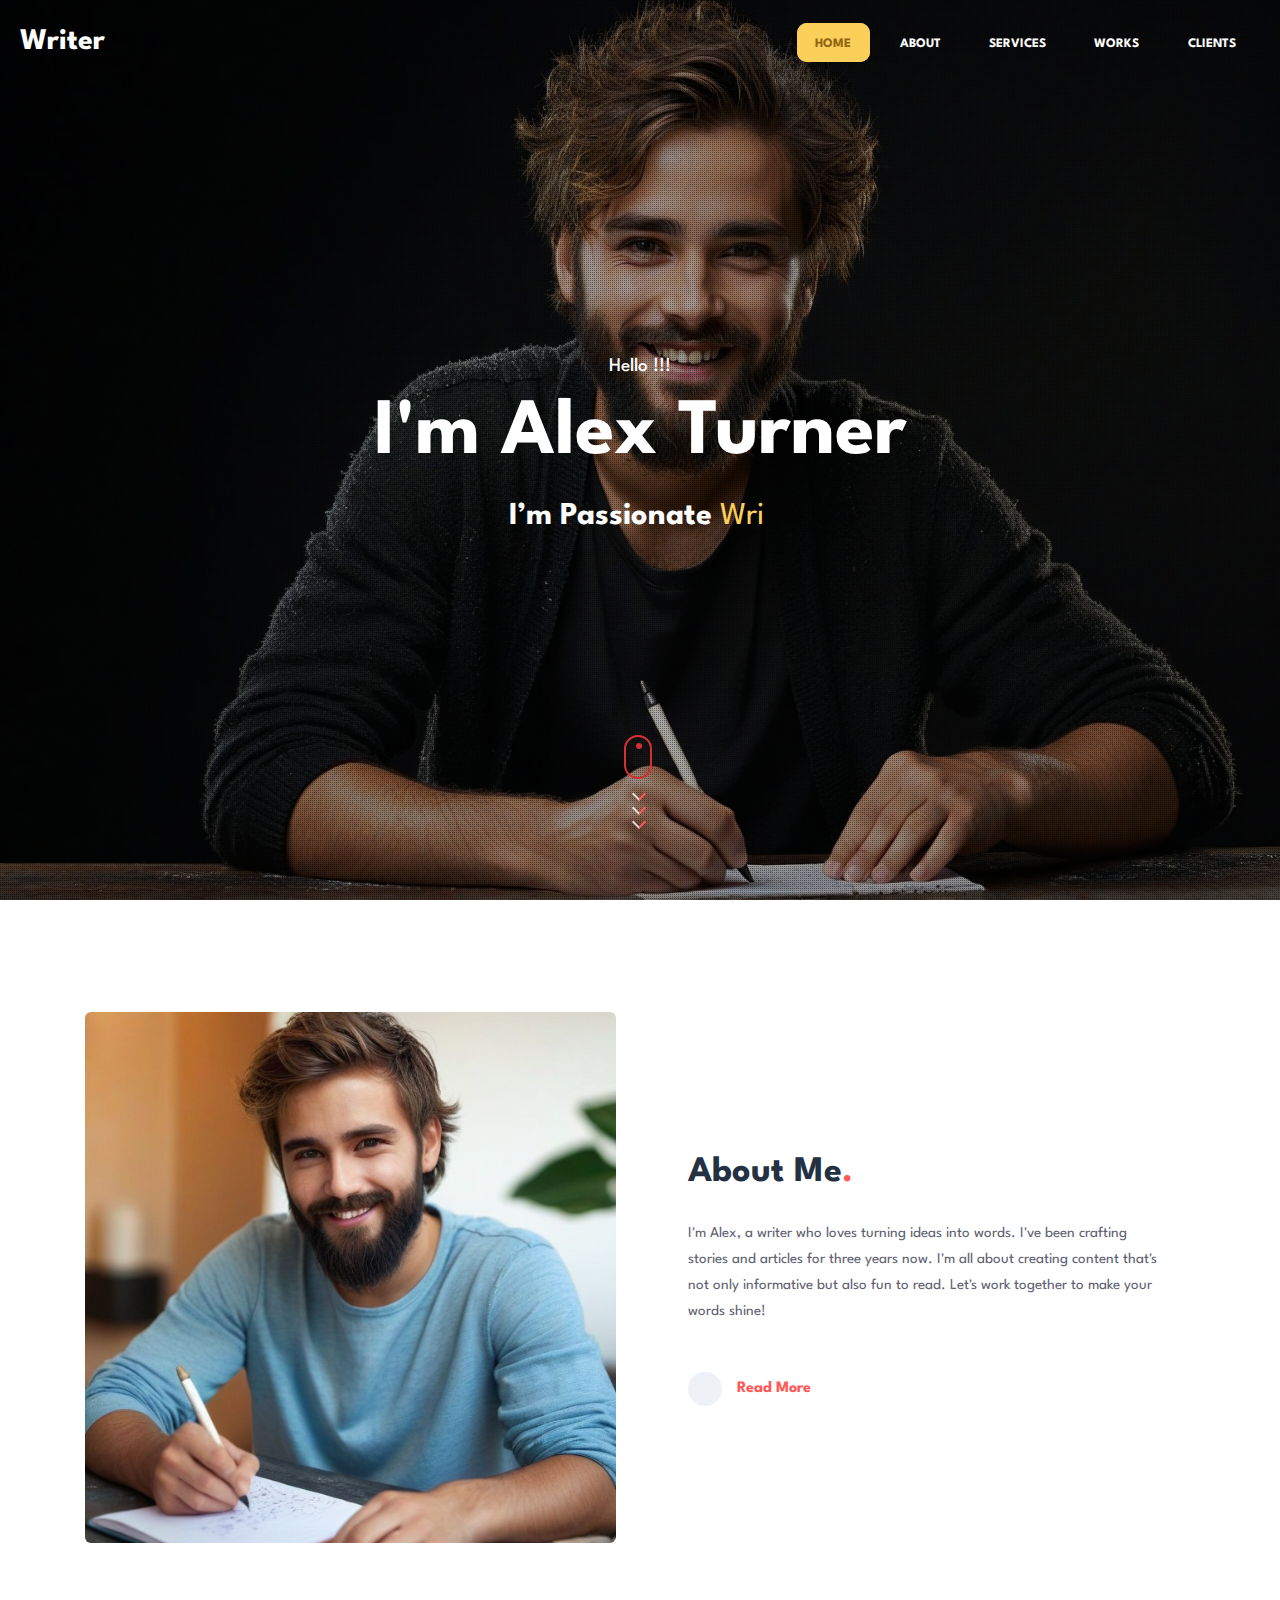
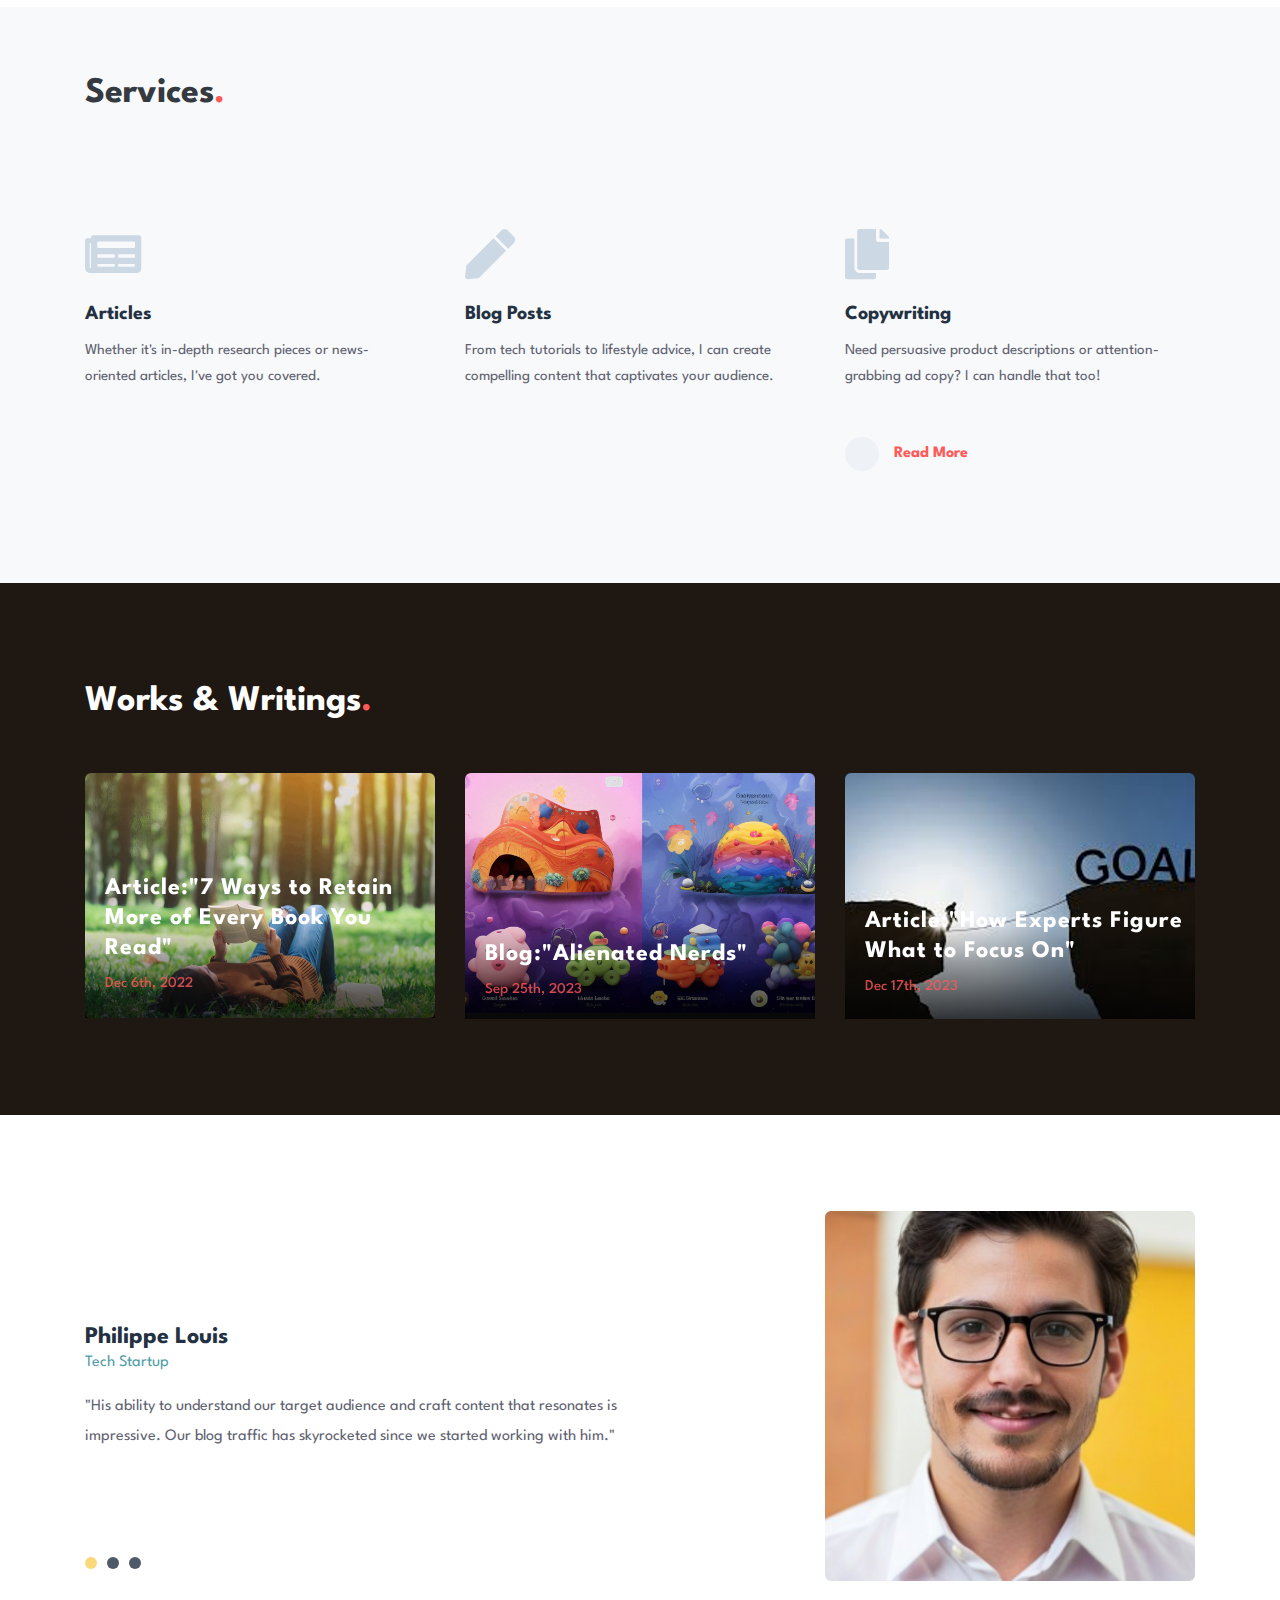
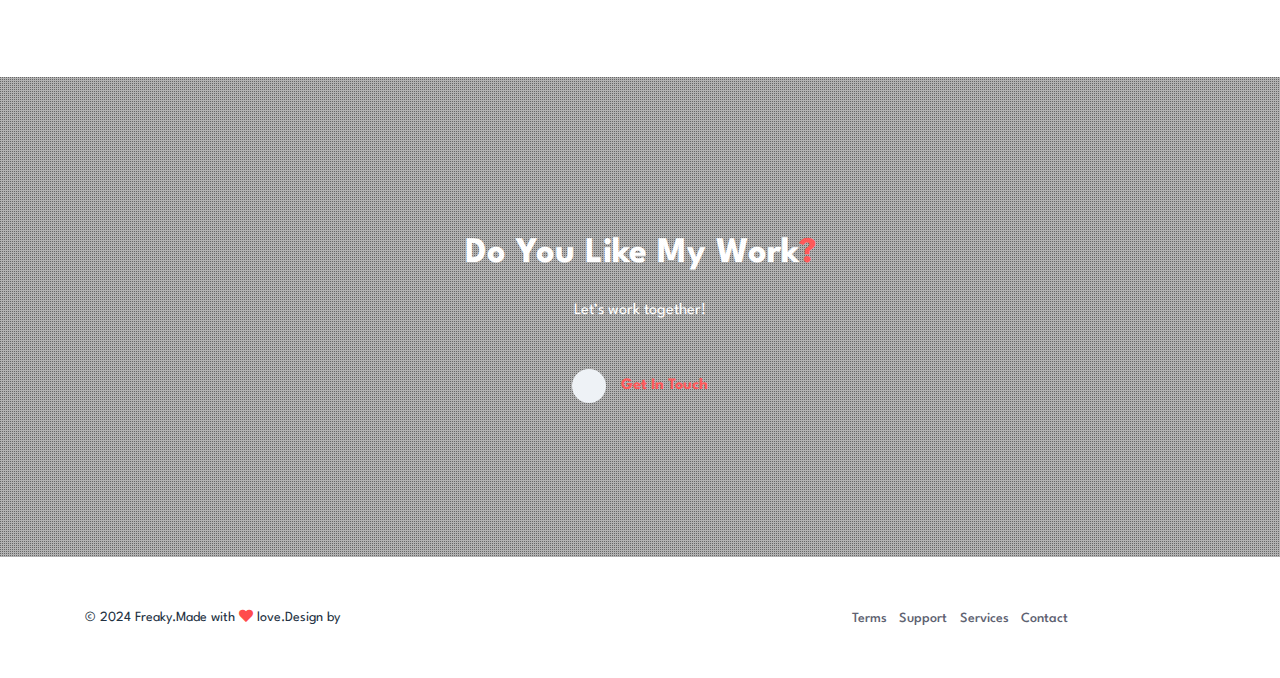
<file: index.html>
<!doctype html>
<html lang="zxx">

<head>
  <!-- Required meta tags -->
  <meta charset="utf-8">
  <meta name="viewport" content="width=device-width, initial-scale=1, shrink-to-fit=no">
  <title>Alex Turner Personal Website</title>
  <!-- Template CSS -->
  <link rel="stylesheet" href="assets/css/style-starter.css">
  <!-- Template CSS -->
  <link href="//fonts.googleapis.com/css?family=Spartan:400,500,600,700,900&display=swap" rel="stylesheet">
  <!-- Template CSS -->
  <link rel="stylesheet" href="https://cdnjs.cloudflare.com/ajax/libs/font-awesome/5.15.4/css/all.min.css">

  <link rel="icon" type="image/x-icon" href="assets/images/img2.png">

</head>
<body>
  <!-- /Homepage-->
  <section class="w3l-banner-main">
    <!-- //Header -->
    <section class="banner-main-inf" id="section07">
      <header id="site-header" class="header-top">
        <nav class="navbar navbar-expand-lg shift " id="header">
          <a class="navbar-brand" href="index.html">
            Writer<span class="dot-1"></span>
          </a>
          <button class="navbar-toggler bg-gradient" type="button" data-toggle="collapse"
            data-target="#navbarTogglerDemo02" aria-controls="navbarTogglerDemo02" aria-expanded="false"
            aria-label="Toggle navigation"><span class="navbar-toggler-icon fa fa-bars"> </span>
          </button>

          <div class="collapse navbar-collapse" id="navbarTogglerDemo02">
            <ul class="navbar-nav ml-auto">
              <li class="nav-item active">
                <a class="nav-link " href="#site-header">Home <span class="sr-only">(current)</span></a>
              </li>
              <li class="nav-item">
                <a class="nav-link " href="#about">About</a>
              </li>
              <li class="nav-item">
                <a class="nav-link effect-3" href="#services">Services</a>
              </li>
              <li class="nav-item">
                <a class="nav-link effect-3" href="#works">Works</a>
              </li>
             
              <li class="nav-item">
                <a class="nav-link effect-3" href="#client">Clients</a>
              </li>
            </ul>

          </div>
        </nav>
      </header>
      <!-- //Header -->
      <!--/banner-content-->
      <div class="bannerhny-content text-center">
        <div class="layer">
          <div class="bannerhnyinf">
            <h6>Hello !!!</h6>
            <h3>I'm Alex Turner</h3>
            <h4 class="ban-t"> I’m Passionate <span class="typed-text"></span><span class="cursor">&nbsp</span></h4>
            <div class="scroll-button">
              <a href="#about" class="scroll">
                <div class="icon-scroll">
                  <div class="mouse">
                    <div class="wheel"></div>
                  </div>
                  <div class="icon-arrows">
                    <span></span>
                  </div>
                </div>
              </a>
            </div>
          </div>
        </div>
        <!--//banner-content-->
      </div>
      </div>
    </section>
    <!-- //Homepage -->
<section class="w3l-content-w-photo-6" id="about">
	<!-- /content-grids-->
	<div class="content-photo-info py-5">
		<div class="container py-lg-3">
			<!-- /row-->
			<div class="content-photo-grids row mt-lg-5 mt-4">
				<div class="photo-6-inf-left col-lg-6 pr-lg-4" >
					<img src="assets/images/img4.png" class="img-fluid" alt="" >
				</div>
				<div class="photo-6-inf-right col-lg-6 text-left pl-lg-5">

					<h3 class="hny-title">
						About Me<span class="dot-1">.</span></h3>
					<p>
						I'm Alex, a writer who loves turning ideas into words. I've been crafting stories and articles for three years now. I'm all about creating content that's not only informative but also fun to read. Let's work together to make your words shine! 
						</p>
					<div class="read-more mt-lg-5 mt-4">
						<a href="about.html" class="read-more">
							<span class="more_icon fa fa-long-arrow-right"></span>
							<span class="more_text">Read More</span>
						</a>
					</div>
				</div>
			</div>
    </div>
  </div>
</section>


<section class="w3l-content-w-photo-6 bg-light" id="services">
  <div class="content-photo-info py-5">
		<div class="container py-lg-3">
      <h3 class="hny-title two text-dark">
        Services<span class="dot-1">.</span></h3>
			<!-- //row-->
			<!-- /row-->
			<div class="about-content-grids row py-lg-5 py-4 mt-lg-5 mt-4">
				<div class="col-lg-4 col-md-6 about-gd mt-3">
					<div class="about-gd-inn">
						<span class="fa fa-newspaper icon-fea1" aria-hidden="true"></span>
						<h5><a>Articles</a></h5>
						<p> Whether it's in-depth research pieces or news-oriented articles, I've got you covered.</p>

					</div>
				</div>
				<div class="col-lg-4 col-md-6 about-gd mt-3">
					<div class="about-gd-inn">
						<span class="fa fa-pen icon-fea1" aria-hidden="true"></i></span>
						<h5><a>Blog  Posts</a></h5>
						<p>From tech tutorials to lifestyle advice, I can create compelling content that captivates your audience.</p>

					</div>
				</div>
				<div class="col-lg-4 col-md-6 about-gd mt-3">
					<div class="about-gd-inn">
						<span class="fa fa-copy icon-fea1" aria-hidden="true"></span>
						<h5><a>Copywriting</a></h5>
						<p> Need persuasive product descriptions or attention-grabbing ad copy? I can handle that too!</p>
            <div class="read-more mt-lg-5 mt-4">
              <a href="services.html" class="read-more">
                <span class="more_icon fa fa-long-arrow-right"></span>
                <span class="more_text">Read More</span>
              </a>
            </div>
					</div>
          
				</div>

			</div>
			<!-- //row-->

		</div>
	</div>
</section>
<!-- //content-grids-->
   <!-- //content-6-section -->

<!-- //Portfolio -->
<!-- blog with slider -->
<section class="blog-slider" id="works">
    <div class="blog-slider-inner py-5">
        <div class="container py-lg-5">
            <h3 class="hny-title two">
                Works & Writings<span class="dot-1">.</span></h3>
            <div class="row inner-sec-w3layouts mt-4">
                <div class="col-lg-4 col-md-6 content-left-sec blog-slide-grid mt-4">
                    <div class="blog-slide-img">
                        <a href="https://jamesclear.com/reading-comprehension-strategies"><img src="assets/images/img9.jpg" class="img img-fluid" alt=""></a>
                    </div>
                    <div class="blog-slide-info">

                        <a href="https://jamesclear.com/reading-comprehension-strategies">
                            <h4 class="mt-4 mb-0">Article:"7 Ways to Retain More of Every Book You Read"</h4>
                        </a>
                        <h6 class="mt-sm-2 mt-1">Dec 6th, 2022</h6>

                    </div>
                </div>
                <div class="col-lg-4 col-md-6 content-left-sec blog-slide-grid mt-4">
                    <div class="blog-slide-img">
                        <a href="https://thenewinquiry.com/alienated-nerds/"><img src="assets/images/img10.jpg" class="img img-fluid" alt=""></a>
                    </div>
                    <div class="blog-slide-info">

                        <a href="https://thenewinquiry.com/alienated-nerds/">
                            <h4 class="mt-4 mb-0">Blog:"Alienated Nerds"</h4>
                        </a>
                        <h6 class="mt-sm-2 mt-1">Sep 25th, 2023</h6>

                    </div>
                </div>

                <div class="col-lg-4 col-md-6 content-left-sec blog-slide-grid mt-4">
                    <div class="blog-slide-img">
                        <a href="https://jamesclear.com/getting-simple"><img src="assets/images/img11.jpg" class="img img-fluid" alt=""></a>
                    </div>
                    <div class="blog-slide-info">

                        <a href="https://jamesclear.com/getting-simple">
                            <h4 class="mt-4 mb-0">Article:"How Experts Figure What to Focus On"</h4>
                        </a>
                        <h6 class="mt-sm-2 mt-1">Dec 17th, 2023</h6>

                    </div>
                </div>

            </div>
        </div>
    </div>
</section>
<!-- //blog with slider -->
<section class="w3l-customers-6" id="client">
	<!--/customers -->
	<div class="customers-6-infhny py-5">
		<div class="container py-lg-5">
			<!--/customers -->
			<div id="owl-demo2" class="owl-carousel owl-theme">
				<!--/slide1-->
				<div class="item">
					<div class="teastimonials-content">
						<div class="teastimonials-left">
								<div class="teasti-innf">
										<p class="overview"><b>Philippe Louis</b><span class="city"> Tech Startup</span></p>
										<p class="testimonial">"His ability to understand our target audience and craft content that resonates is impressive. Our blog traffic has skyrocketed since we started working with him."

                    </p>
								</div>
						</div>
						<div class="teastimonials-right">
								<img
								src="assets/images/client1.jpg" class="img-fluid" alt="">
						</div>
					</div>
				</div>
				<!--//slide1-->
				<!--/slide1-->
				<div class="item">
					<div class="teastimonials-content">
						<div class="teastimonials-left">
								<div class="teasti-innf">
										<p class="overview"><b>Isabella Giovanni</b><span class="city"> Financial Services Company</span></p>
										<p class="testimonial">"He is a fantastic writer who can turn complex topics into engaging reads. His work has helped us establish ourselves as industry leaders." </p>
								</div>
						</div>
						<div class="teastimonials-right">
								<img
								src="assets/images/client2.png" class="img-fluid" alt="">
						</div>
					</div>
				</div>
				<!--//slide1-->
				<!--/slide1-->
				<div class="item">
					<div class="teastimonials-content">
						<div class="teastimonials-left">
							<div class="teasti-innf">
									<p class="overview"><b>Matteo Vincent</b><span class="city"> E-commerce Brand

                  </span></p>
									<p class="testimonial">"We were thrilled with the social media content Alex created for us. His copy is witty, informative, and has significantly increased our engagement."</p>
							</div>		
						</div>
						<div class="teastimonials-right">
								<img src="assets/images/client3.png" class="img-fluid" alt="">
								
						</div>
					</div>
				</div>
				<!--//slide1-->

			</div>
			<!--//customers -->
		</div>
</section>
<!-- //customers-6-->
    <!--/w3l-download-main-->
    <section class="w3l-download-main">
    	<!--/download-->
    	<div class="download-content text-center">
    		<div class="layer-2 py-5">
    			<div class="container py-lg-3">
    				<h3 class="hny-title two">Do you like my work<span class="dot-1">?</span></h3>
    				<h6>Let’s work together!</h6>
    				<div class="read-more mt-lg-5 mt-4">
    					<a href="contact.html" class="read-more">
    						<span class="more_icon fa fa-long-arrow-right"></span>
    						<span class="more_text">Get In Touch</span>
    					</a>
    				</div>
    			</div>
    		</div>
    	</div>
    	</div>
    	<!--//download-->
    </section>
    <!--//w3l-download-main-->
<!-- footer -->
<footer class="w3l-footer-16">
    <div class="footer-content py-lg-5 py-4 text-center">
        <div class="container">
            <div class="row copy-right">
                <div class="col-lg-6 footer-left text-lg-left text-center">
                    <h6>© 2024 Freaky.Made with <span class="fa fa-heart" aria-hidden="true"></span> love.Design by <a
                            href="https://w3layouts.com/" target="_blank">
                            </a></h6>
                </div>
                <div class="col-lg-6 footer-right text-lg-right text-center">
                    <ul class="footer-gd-16">
                        <li><a href="#">Terms</a></li>
                        <li><a href="#">Support</a></li>
                        <li><a href="services.html">Services</a></li>
                        <li><a href="contact.html">Contact</a></li>
                    </ul>
                    <div class="share-icons-footer ml-lg-4">
                        <a href="#"><span class="fa fa-facebook"></span></a>
                        <a href="#"><span class="fa fa-twitter"></span></a>
                        <a href="#"><span class="fa fa-linkedin"></span></a>
                    </div>
                </div>
            </div>
            <button onclick="topFunction()" id="movetop" title="Go to top">
                <span class="fa fa-angle-up"></span>
            </button>
        </div>
    </div>

    <!-- move top -->
    <script>
        // When the user scrolls down 20px from the top of the document, show the button
        window.onscroll = function () {
            scrollFunction()
        };

        function scrollFunction() {
            if (document.body.scrollTop > 20 || document.documentElement.scrollTop > 20) {
                document.getElementById("movetop").style.display = "block";
            } else {
                document.getElementById("movetop").style.display = "none";
            }
        }

        // When the user clicks on the button, scroll to the top of the document
        function topFunction() {
            document.body.scrollTop = 0;
            document.documentElement.scrollTop = 0;
        }
    </script>
    <!-- //move top -->
    <script>
        $(function () {
            $('.navbar-toggler').click(function () {
                $('body').toggleClass('noscroll');
            })
        });
    </script>
</footer>
<!-- //footer -->
</body>

</html>

<script src="assets/js/jquery-3.3.1.min.js"></script>
<!-- disable body scroll which navbar is in active -->

<!--//-->
<!-- <script>
  $(function () {
    $('.navbar-toggler').click(function () {
      $('body').toggleClass('noscroll');
    })
  }); -->
</script>
<!--/scroll-down-JS-->
<script>
  $(function () {
    $('a[href*=#]').on('click', function (e) {
      e.preventDefault();
      $('html, body').animate({
        scrollTop: $($(this).attr('href')).offset().top
      }, 500, 'linear');
    });
  });
</script>
<!--//scroll-down-JS-->
<!-- /typig-text-->
<script>
  const typedTextSpan = document.querySelector(".typed-text");
  const cursorSpan = document.querySelector(".cursor");

  const textArray = ["Writer", 'Content Writer','Freelancer'];
  const typingDelay = 200;
  const erasingDelay = 10;
  const newTextDelay = 100; // Delay between current and next text
  let textArrayIndex = 0;
  let charIndex = 0;

  function type() {
    if (charIndex < textArray[textArrayIndex].length) {
      if (!cursorSpan.classList.contains("typing")) cursorSpan.classList.add("typing");
      typedTextSpan.textContent += textArray[textArrayIndex].charAt(charIndex);
      charIndex++;
      setTimeout(type, typingDelay);
    } else {
      cursorSpan.classList.remove("typing");
      setTimeout(erase, newTextDelay);
    }
  }

  function erase() {
    if (charIndex > 0) {
      // add class 'typing' if there's none
      if (!cursorSpan.classList.contains("typing")) {
        cursorSpan.classList.add("typing");
      }
      typedTextSpan.textContent = textArray[textArrayIndex].substring(0, 0);
      charIndex--;
      setTimeout(erase, erasingDelay);
    } else {
      cursorSpan.classList.remove("typing");
      textArrayIndex++;
      if (textArrayIndex >= textArray.length) textArrayIndex = 0;
      setTimeout(type, typingDelay);
    }
  }

  document.addEventListener("DOMContentLoaded", function () { // On DOM Load initiate the effect
    if (textArray.length) setTimeout(type, newTextDelay + 250);
  });
</script>
<!-- //typig-text-->
<!-- for blog carousel slider -->
<script src="assets/js/owl.carousel1.js"></script>
<script>
  $(document).ready(function () {
    $("#owl-demo2").owlCarousel({
      items:1,
		        lazyLoad : true,
		        autoPlay : true,
		        navigation : false,
			    navigationText : ["",""],
			    rewindNav : false,
			    scrollPerPage :true,
			    pagination : false,
    			paginationNumbers: false,
      
    })
  })
</script>


<!-- //for blog carousel slider -->
<!-- jQuery-Photo-filter-lightbox-portfolio-plugin -->
<script src="assets/js/jquery-1.7.2.js"></script>
<script src="assets/js/jquery.quicksand.js"></script>
<script src="assets/js/script.js"></script>
<script src="assets/js/jquery.prettyPhoto.js"></script>
<!-- //jQuery-Photo-filter-lightbox-portfolio-plugin -->

<script src="assets/js/bootstrap.min.js"></script>
</file>
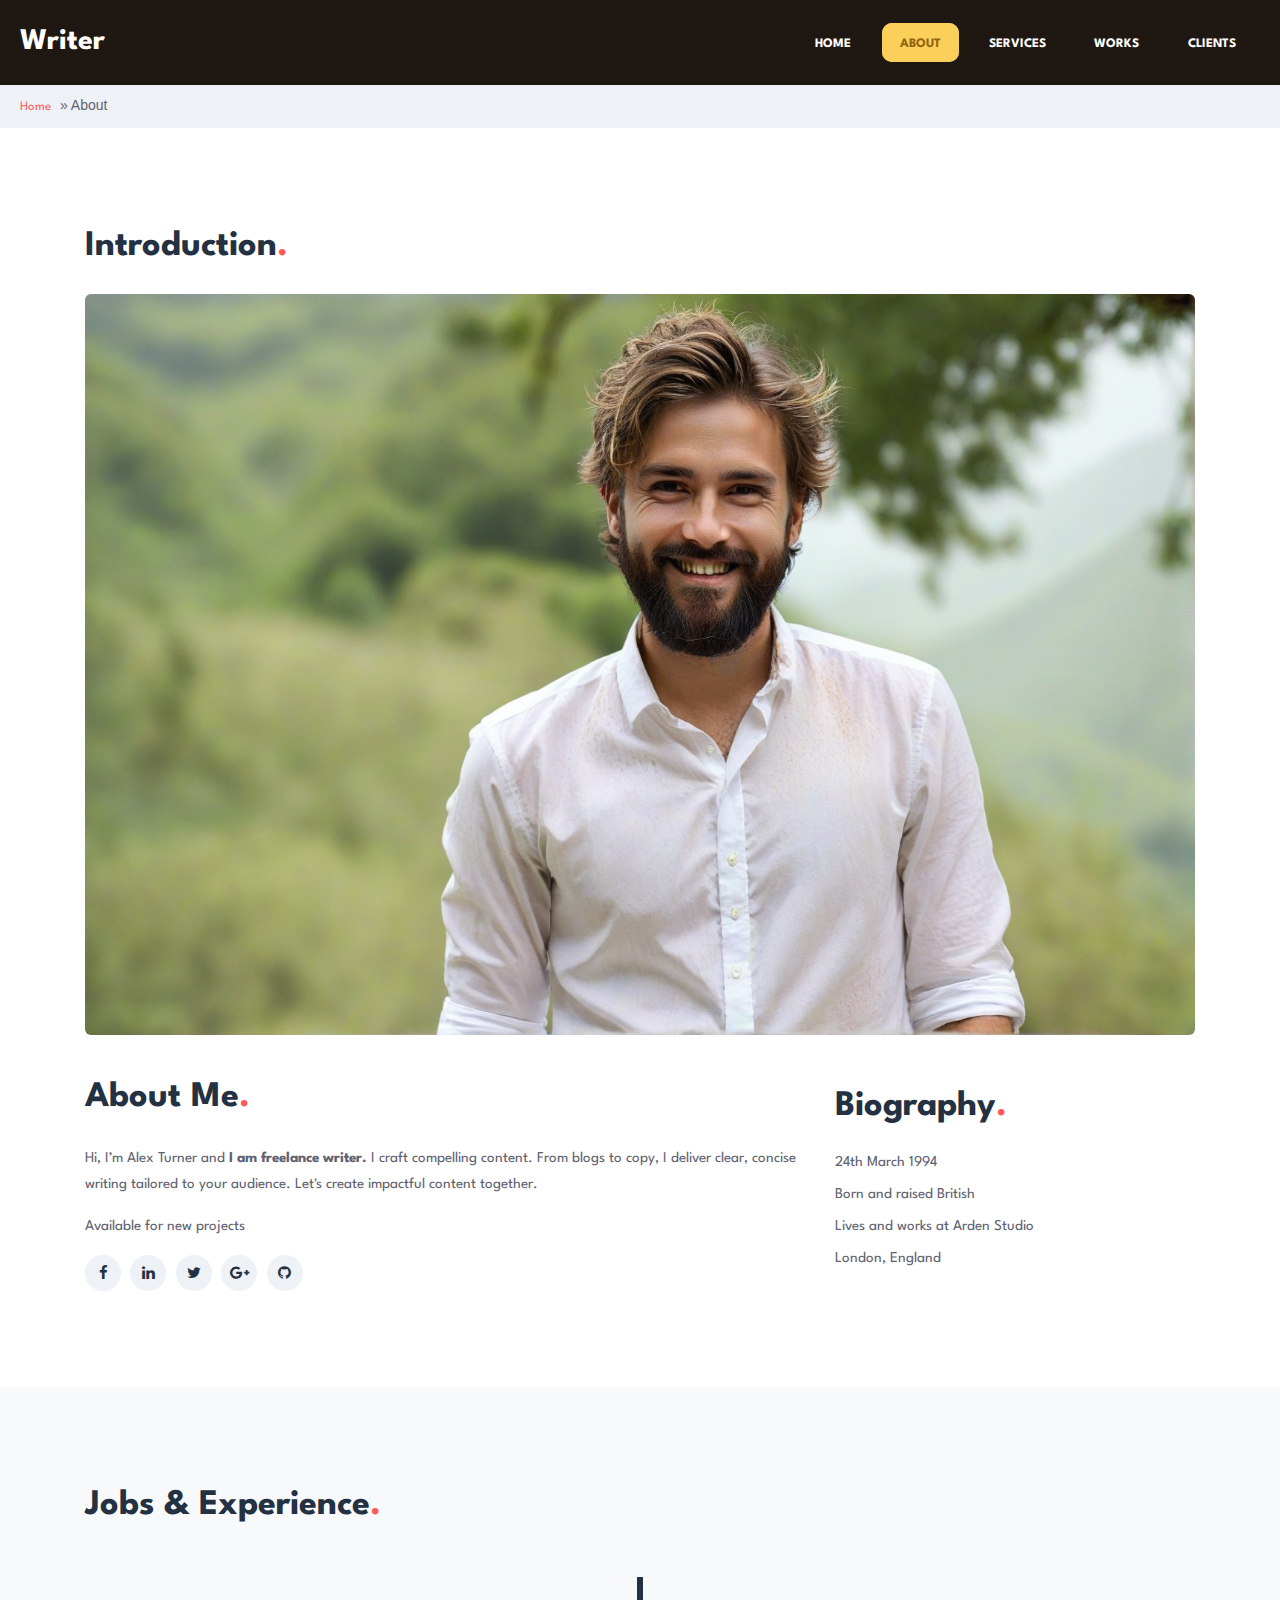
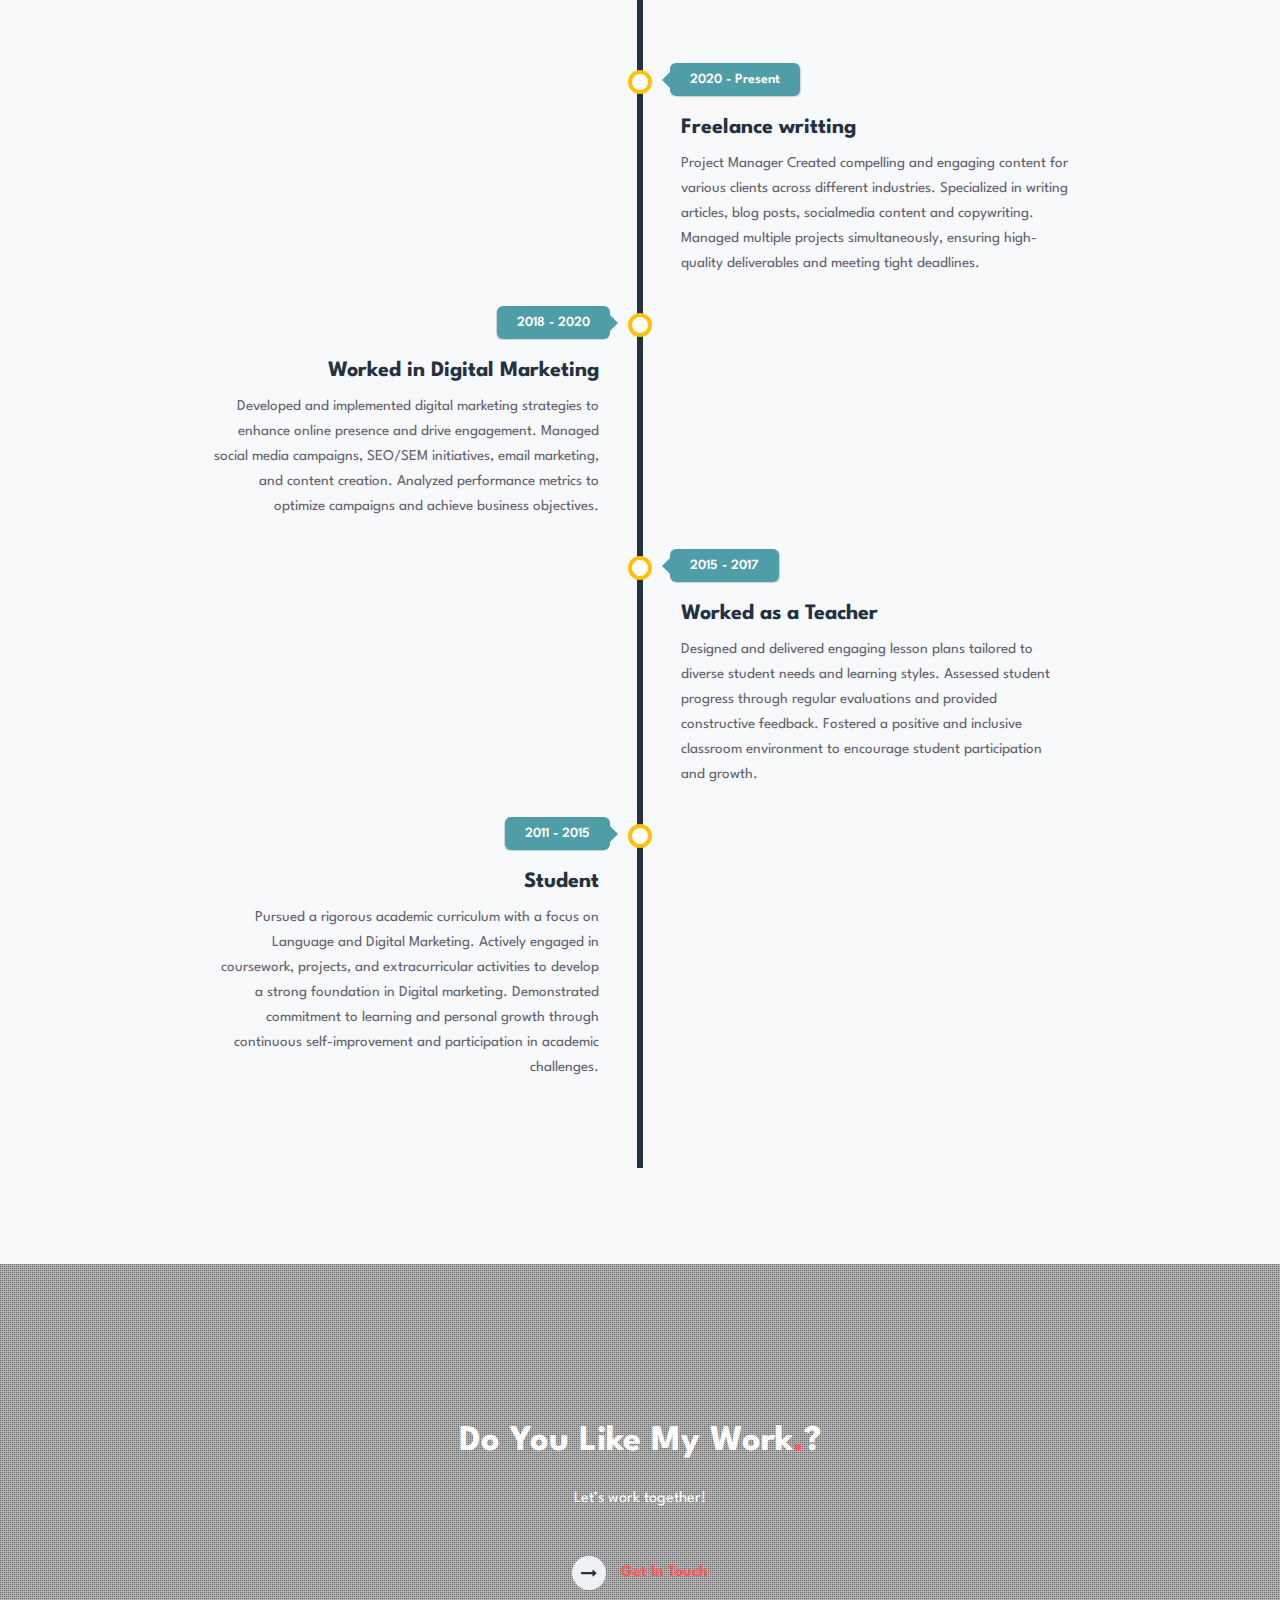
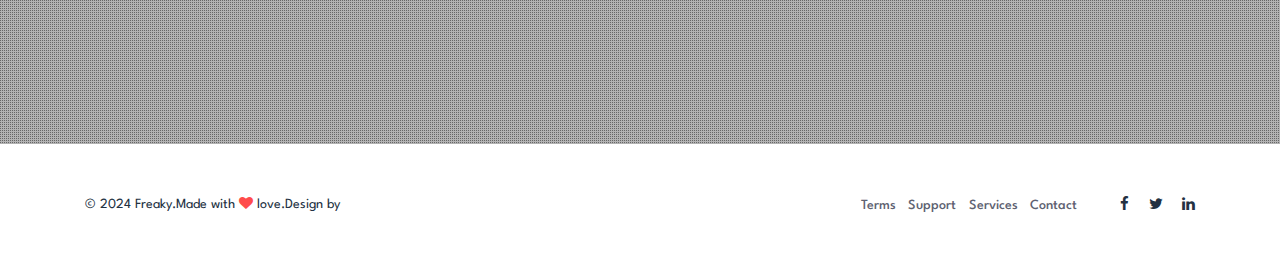
<file: about.html>
<!doctype html>
<html lang="zxx">

<head>
  <!-- Required meta tags -->
  <meta charset="utf-8">
  <meta name="viewport" content="width=device-width, initial-scale=1, shrink-to-fit=no">
  <title>Alex Turner Personal Website</title>
  <!-- Template CSS -->
  <link rel="stylesheet" href="assets/css/style-starter.css">
  <!-- Template CSS -->
  <link href="//fonts.googleapis.com/css?family=Spartan:400,500,600,700,900&display=swap" rel="stylesheet">
  <!-- Template CSS -->
  <link rel="icon" type="image/x-icon" href="assets/images/img2.png">

</head>
<body>
<section class="w3l-banner-main w3l-inner-page-main">
  <div class="breadcrumb-infhny">
    <header id="site-header" class="header-top">
      <nav class="navbar navbar-expand-lg shift " id="header">
        <a class="navbar-brand" href="index.html">
          Writer<span class="dot-1"></span>
        </a>
        <button class="navbar-toggler bg-gradient" type="button" data-toggle="collapse"
          data-target="#navbarTogglerDemo02" aria-controls="navbarTogglerDemo02" aria-expanded="false"
          aria-label="Toggle navigation"><span class="navbar-toggler-icon fa fa-bars"> </span>
        </button>

        <div class="collapse navbar-collapse" id="navbarTogglerDemo02">
          <ul class="navbar-nav ml-auto">
            <li class="nav-item">
              <a class="nav-link" href="index.html">Home <span class="sr-only">(current)</span></a>
            </li>
            <li class="nav-item active">
              <a class="nav-link effect-3" href="about.html">About</a>
            </li>
            <li class="nav-item">
              <a class="nav-link effect-3" href="index.html#services">Services</a>
            </li>
            <li class="nav-item">
              <a class="nav-link effect-3" href="index.html#works">Works</a>
            </li>
           
            <li class="nav-item">
              <a class="nav-link effect-3" href="index.html#client">Clients</a>
            </li>
          </ul>

        </div>
      </nav>
    </header>

  </div>
  <nav id="breadcrumbs" class="breadcrumbs">
    <div class="page-wrapper">
      <a href="#">Home</a> » <span class="breadcrumb_last" aria-current="page">About</span></div>
  </nav>
</section>

<section class="w3l-about-info-6">
	<!-- /content-6-section -->
	  <div class="ab-content-info py-5 col-lg-12 col-md-12 col-">
			 <div class="container py-lg-5">
					<div class="inner_sec_top text-left">
							<h3 class="hny-title">Introduction<span class="dot-1">.</span></h3>
								<img src="assets/images/img13.png" alt=" " class="img-fluid">

							
			
						<div class="grdis-about-inf">
							<div class="one-left-ab">
									<h3 class="hny-title">About Me<span class="dot-1">.</span></h3>
									<p>Hi, I’m Alex Turner and <b>I am freelance writer.</b> I craft compelling content. From blogs to copy, I deliver clear, concise writing tailored to your audience. Let's create impactful content together.</p>
									<p>Available for new projects</p>
									<ul class="social-about">
											<li><a href="#facebook"><span class="fa fa-facebook" aria-hidden="true"></span></a>
											</li>
											<li><a href="#linkedin"><span class="fa fa-linkedin" aria-hidden="true"></span></a>
											</li>
											<li><a href="#twitter"><span class="fa fa-twitter" aria-hidden="true"></span></a>
											</li>
											<li><a href="#google"><span class="fa fa-google-plus" aria-hidden="true"></span></a>
											</li>
											<li><a href="#github"><span class="fa fa-github" aria-hidden="true"></span></a>
											</li>
										</ul>
							</div>
							<div class="one-left-ab biography-para">
									<h3 class="hny-title">Biography<span class="dot-1">.</span></h3>
									<p>24th March 1994</p><p>Born and raised British</p><p>Lives and works at Arden Studio</p><p>London, England</p></div>
							</div>
						</div>
					</div>
				 
				 </div>
			 </div>
	 </section>
   <!-- //content-6-section -->
<!-- //about-grids-->
<!-- /experience-education--->
<section class="w3l-timeline-content-6 bg-light">
	<div class="timeline-content-6 py-5">
	    <div class="container py-lg-5">
			<h3 class="hny-title">Jobs & Experience<span class="dot-1">.</span></h3>
				<ul class="timeline mt-lg-5 mt-4">
						<!-- Item 1 -->
						<li>
							<div class="direction-r">
								<div class="flag-wrapper">
									<span class="flag">2020 - Present</span>
									<span class="time-wrapper"><span class="time">2020 - present</span></span>
								</div>
								<div class="desc">
										<span class="title">Freelance writting</span> Project Manager
										Created compelling and engaging content for various clients across different industries. 
										Specialized in writing articles, blog posts, socialmedia content and copywriting. 
										Managed multiple projects simultaneously, ensuring high-quality deliverables and meeting tight deadlines.</div>
							</div>
						</li>
				
						<!-- Item 2 -->
						<li>
							<div class="direction-l">
								<div class="flag-wrapper">
									<span class="flag">2018 - 2020</span>
									<span class="time-wrapper"><span class="time">2018 - 2020</span></span>
								</div>
								<div class="desc">
										<span class="title">Worked in Digital Marketing</span> 
										Developed and implemented digital marketing strategies to enhance online presence and drive engagement.
										Managed social media campaigns, SEO/SEM initiatives, email marketing, and content creation. 
										Analyzed performance metrics to optimize campaigns and achieve business objectives.</div>
						</li>
				
						<!-- Item 3 -->
						<li>
							<div class="direction-r">
								<div class="flag-wrapper">
									<span class="flag">2015 - 2017</span>
									<span class="time-wrapper"><span class="time">2015 - 2018</span></span>
								</div>
								<div class="desc">
										<span class="title">Worked as a Teacher</span> 
										Designed and delivered engaging lesson plans tailored to diverse student needs and learning styles. 
										Assessed student progress through regular evaluations and provided constructive feedback. 
										Fostered a positive and inclusive classroom environment to encourage student participation and growth.</div>
						</li>
				
						<!-- Item 2 -->
						<li>
							<div class="direction-l">
								<div class="flag-wrapper">
									<span class="flag">2011 - 2015</span>
									<span class="time-wrapper"><span class="time">2013 - 2015</span></span>
								</div>
								<div class="desc">
										<span class="title">Student</span> 
										Pursued a rigorous academic curriculum with a focus on Language and Digital Marketing. 
										Actively engaged in coursework, projects, and extracurricular activities to develop a strong foundation in Digital marketing. 
										Demonstrated commitment to learning and personal growth through continuous self-improvement and participation in academic challenges.</div>
						</li>
				
						
					</ul>
		</div>
	</div>
</section>
<!-- //experience-education--->
    <!--/w3l-download-main-->
    <section class="w3l-download-main">
    	<!--/download-->
    	<div class="download-content text-center">
    		<div class="layer-2 py-5">
    			<div class="container py-lg-3">
    				<h3 class="hny-title two">Do you like my work<span class="dot-1">.</span>?</h3>
    				<h6>Let’s work together!</h6>
    				<div class="read-more mt-lg-5 mt-4">
    					<a href="contact.html" class="read-more">
    						<span class="more_icon fa fa-long-arrow-right"></span>
    						<span class="more_text">Get In Touch</span>
    					</a>
    				</div>
    			</div>
    		</div>
    	</div>
    	</div>
    	<!--//download-->
    </section>
    <!--//w3l-download-main-->
<!-- footer -->
<footer class="w3l-footer-16">
    <div class="footer-content py-lg-5 py-4 text-center">
        <div class="container">
            <div class="row copy-right">
                <div class="col-lg-6 footer-left text-lg-left text-center">
                    <h6>© 2024 Freaky.Made with <span class="fa fa-heart" aria-hidden="true"></span> love.Design by <a
                            href="https://w3layouts.com/" target="_blank">
                            </a></h6>
                </div>
                <div class="col-lg-6 footer-right text-lg-right text-center">
                    <ul class="footer-gd-16">
                        <li><a href="#">Terms</a></li>
                        <li><a href="#">Support</a></li>
                        <li><a href="services.html">Services</a></li>
                        <li><a href="contact.html">Contact</a></li>
                    </ul>
                    <div class="share-icons-footer ml-lg-4">
                        <a href="#"><span class="fa fa-facebook"></span></a>
                        <a href="#"><span class="fa fa-twitter"></span></a>
                        <a href="#"><span class="fa fa-linkedin"></span></a>
                    </div>
                </div>
            </div>
            <button onclick="topFunction()" id="movetop" title="Go to top">
                <span class="fa fa-angle-up"></span>
            </button>
        </div>
    </div>

    <!-- move top -->
    <script>
        // When the user scrolls down 20px from the top of the document, show the button
        window.onscroll = function () {
            scrollFunction()
        };

        function scrollFunction() {
            if (document.body.scrollTop > 20 || document.documentElement.scrollTop > 20) {
                document.getElementById("movetop").style.display = "block";
            } else {
                document.getElementById("movetop").style.display = "none";
            }
        }

        // When the user clicks on the button, scroll to the top of the document
        function topFunction() {
            document.body.scrollTop = 0;
            document.documentElement.scrollTop = 0;
        }
    </script>
    <!-- //move top -->
    <script>
        $(function () {
            $('.navbar-toggler').click(function () {
                $('body').toggleClass('noscroll');
            })
        });
    </script>
</footer>
<!-- //footer -->
</body>

</html>

<script src="assets/js/jquery-3.3.1.min.js"></script>
<!-- disable body scroll which navbar is in active -->
<!-- <script>
  $(function () {
    $('.navbar-toggler').click(function () {
      $('body').toggleClass('noscroll');
    })
  });
</script> -->
<!--/MENU-JS-->
<script>

  $(window).on("scroll", function() {
    var scroll = $(window).scrollTop();

    if (scroll >= 80) {
      $("#site-header").addClass("nav-fixed");
    } else {
      $("#site-header").removeClass("nav-fixed");
    }
  });

  //Main navigation Active Class Add Remove
  $(".navbar-toggler").on("click", function() {
    $("header").toggleClass("active");
  });
  $(document).on("ready", function() {
    if ($(window).width() > 991) {
      $("header").removeClass("active");
    }
    $(window).on("resize", function() {
      if ($(window).width() > 991) {
        $("header").removeClass("active");
      }
    });
  });
</script>
<!--//MENU-JS-->

<!-- disable body scroll which navbar is in active -->
<!-- //jQuery-Photo-filter-lightbox-portfolio-plugin -->
<script src="assets/js/bootstrap.min.js"></script>
</file>
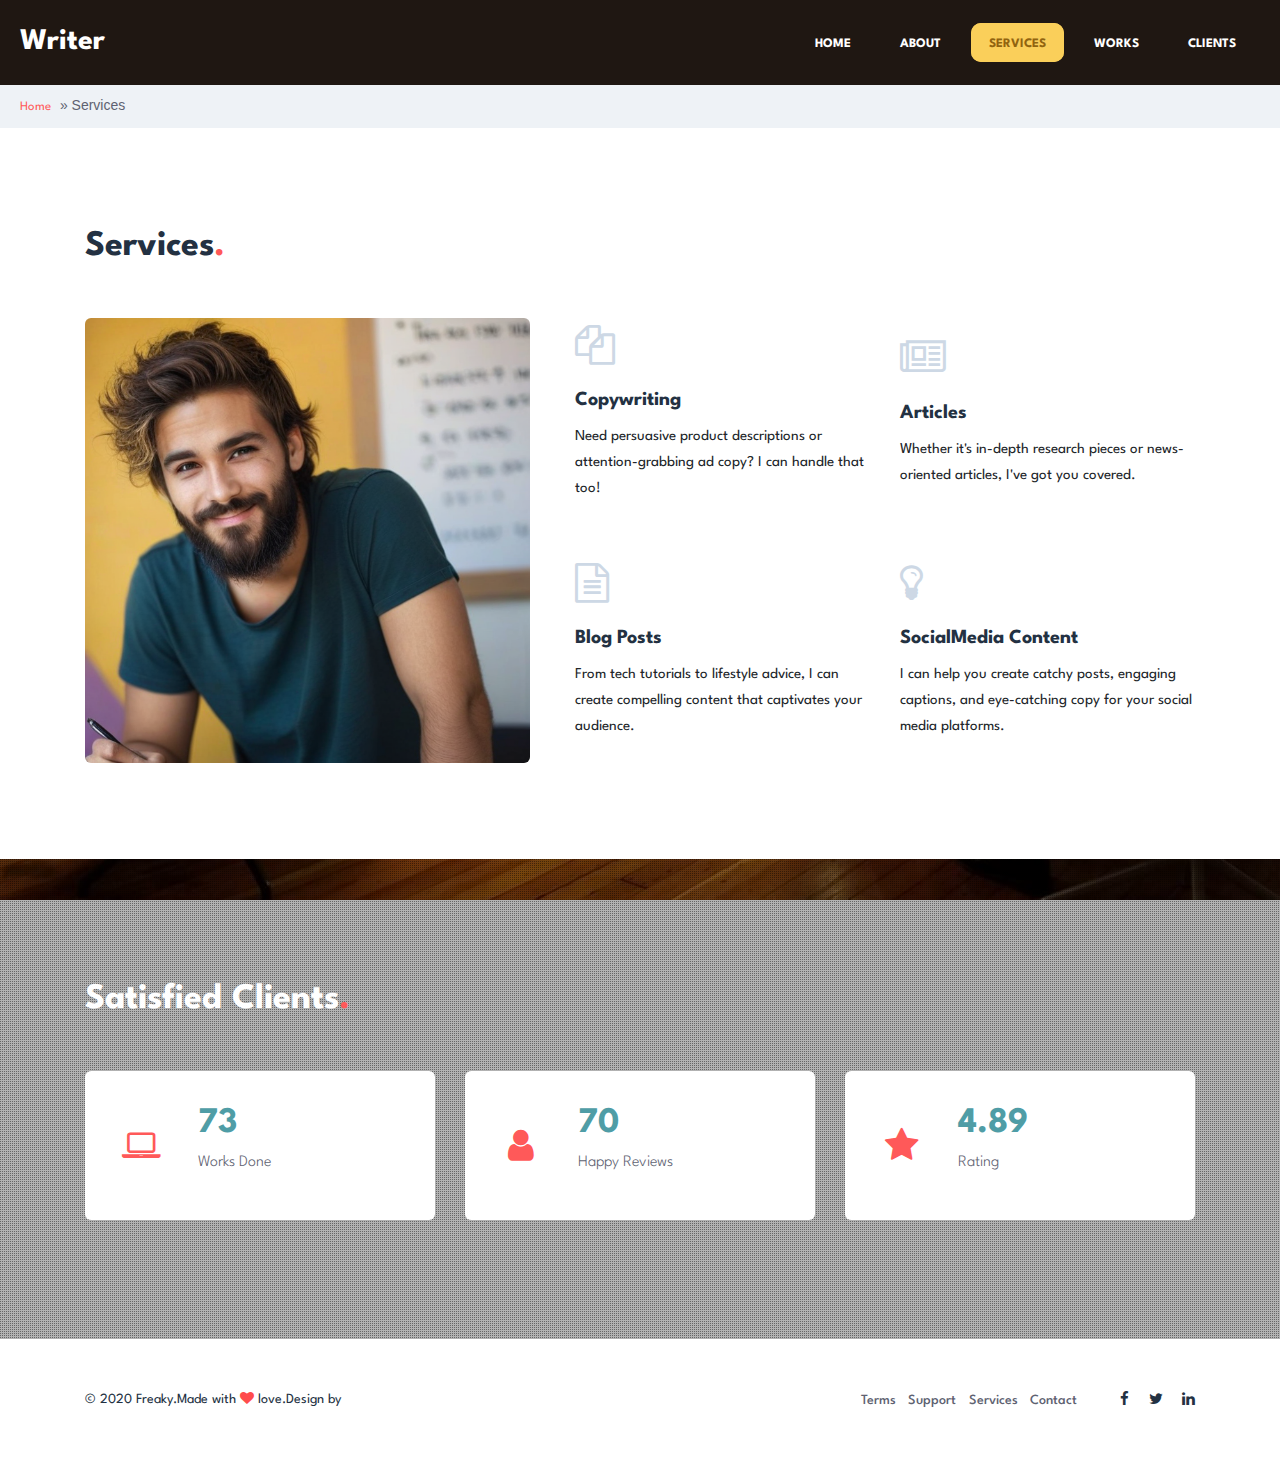
<file: services.html>
<!doctype html>
<html lang="zxx">

<head>
	<!-- Required meta tags -->
	<meta charset="utf-8">
	<meta name="viewport" content="width=device-width, initial-scale=1, shrink-to-fit=no">
	<title>Alex Turner Personal Website</title>
	<!-- Template CSS -->
	<link rel="stylesheet" href="assets/css/style-starter.css">
	<!-- Template CSS -->
	<link href="//fonts.googleapis.com/css?family=Spartan:400,500,600,700,900&display=swap" rel="stylesheet">
	<!-- Template CSS -->
	<link rel="icon" type="image/x-icon" href="assets/images/img2.png">

</head>

<body>
	<section class="w3l-banner-main w3l-inner-page-main">
		<div class="breadcrumb-infhny">
			<header id="site-header" class="header-top">
				<nav class="navbar navbar-expand-lg shift " id="header">
					<a class="navbar-brand" href="index.html">
						Writer<span class="dot-1"></span>
					</a>
					<button class="navbar-toggler bg-gradient" type="button" data-toggle="collapse"
						data-target="#navbarTogglerDemo02" aria-controls="navbarTogglerDemo02" aria-expanded="false"
						aria-label="Toggle navigation"><span class="navbar-toggler-icon fa fa-bars"> </span>
					</button>

					<div class="collapse navbar-collapse" id="navbarTogglerDemo02">
						<ul class="navbar-nav ml-auto">
							<li class="nav-item">
								<a class="nav-link" href="index.html">Home <span class="sr-only">(current)</span></a>
							</li>
							<li class="nav-item">
								<a class="nav-link effect-3" href="index.html#about">About</a>
							</li>
							<li class="nav-item active">
								<a class="nav-link effect-3" href="services.html">Services</a>
							</li>
							<li class="nav-item">
								<a class="nav-link effect-3" href="index.html#works">Works</a>
							  </li>
							 
							  <li class="nav-item">
								<a class="nav-link effect-3" href="index.html#client">Clients</a>
							  </li>
						</ul>

					</div>
				</nav>
			</header>

		</div>
		<nav id="breadcrumbs" class="breadcrumbs">
			<div class="page-wrapper">
				<a href="#">Home</a> » <span class="breadcrumb_last" aria-current="page">Services</span></div>
		</nav>
	</section>
	<section class="w3l-services-6-main">
		<div class="services-6 py-5">
			<div class="container py-lg-5">

				<h3 class="hny-title">Services<span class="dot-1">.</span></h3>
				<div class="row story-6-grids text-left mt-lg-5 mt-4">
					<div class="col-lg-5 story-gd-left">
						<img src="assets/images/img5.png" class="img-fluid" alt="">
					</div>
					<div class="col-lg-7 story-gd-right">
						<div class="serve-6-hny">
							<div class="serve-6-hny-icon">
								<span class="fa fa-copy"></span>
							</div>
							<div class="serve-6-hny-info">
								<h6>Copywriting</h6>
								<p>Need persuasive product descriptions or attention-grabbing ad copy? I can handle that too!</p>
							</div>

						</div>
						<div class="serve-6-hny">
							<div class="serve-6-hny-icon">
								<span class="fa fa-newspaper-o"></span>
							</div>
							<div class="serve-6-hny-info">
								<h6>Articles</h6>
								<p>Whether it's in-depth research pieces or news-oriented articles, I've got you covered.</p>
							</div>

						</div>
						<div class="serve-6-hny">
							<div class="serve-6-hny-icon">
								<span class="fa fa-file-text-o"></span>
							</div>
							<div class="serve-6-hny-info">
								<h6>Blog Posts</h6>
								<p> From tech tutorials to lifestyle advice, I can create compelling content that captivates your audience.</p>
							</div>

						</div>
						<div class="serve-6-hny">
							<div class="serve-6-hny-icon">
								<span class="fa fa-lightbulb-o"></span>
							</div>
							<div class="serve-6-hny-info">
								<h6>SocialMedia Content </h6>
								<p>I can help you create catchy posts, engaging captions, and eye-catching copy for your social media platforms.</p>
							</div>

						</div>
					</div>

				</div>

			</div>
		</div>
		</div>
	</section>
	<!-- head -->
			<!-- features-4 -->
	<!-- //pricing -->
	<section class="w3l-satisfied-main">
		<!-- /specification-6-->
		<div class="satisfy-content">
			<div class="layer-3 py-5">
				<div class="container">
					<h3 class="hny-title two">Satisfied Clients<span class="dot-1">.</span></h3>
					<!--start-divice-scree-slider-->
					<div class="skill_info mt-lg-5 mt-4">
						<div class="stats_left">
							<div class="counter_grid">
								<div class="icon">
									<span class="fa fa-laptop" aria-hidden="true"></span>
								</div>
								<div class="icon_info">
									<p class="counter">73</p>
									<h3>Works Done</h3>
								</div>
							</div>
						</div>
						<div class="stats_left">
							<div class="counter_grid">
								<div class="icon">
									<span class="fa fa-user" aria-hidden="true"></span>
								</div>
								<div class="icon_info">
									<p class="counter">70</p>
									<h3>Happy Reviews</h3>
								</div>
							</div>
						</div>
						<div class="stats_left">
							<div class="counter_grid">
								<div class="icon">
									<span class="fa fa-star" aria-hidden="true"></span>
								</div>
								<div class="icon_info">
									<p class="counter">4.89</p>
									<h3>Rating</h3>
								</div>
							</div>
						</div>

					</div>

				</div>
			</div>
	</section>
	<!-- //specification-6-->
	<!-- footer -->
	<footer class="w3l-footer-16">
		<div class="footer-content py-lg-5 py-4 text-center">
			<div class="container">
				<div class="row copy-right">
					<div class="col-lg-6 footer-left text-lg-left text-center">
						<h6>© 2020 Freaky.Made with <span class="fa fa-heart" aria-hidden="true"></span> love.Design by
							<a href="https://w3layouts.com/" target="_blank">
								</a></h6>
					</div>
					<div class="col-lg-6 footer-right text-lg-right text-center">
						<ul class="footer-gd-16">
							<li><a href="#">Terms</a></li>
							<li><a href="#">Support</a></li>
							<li><a href="services.html">Services</a></li>
							<li><a href="contact.html">Contact</a></li>
						</ul>
						<div class="share-icons-footer ml-lg-4">
							<a href="#"><span class="fa fa-facebook"></span></a>
							<a href="#"><span class="fa fa-twitter"></span></a>
							<a href="#"><span class="fa fa-linkedin"></span></a>
						</div>
					</div>
				</div>
				<button onclick="topFunction()" id="movetop" title="Go to top">
					<span class="fa fa-angle-up"></span>
				</button>
			</div>
		</div>

		<!-- move top -->
		<script>
			// When the user scrolls down 20px from the top of the document, show the button
			window.onscroll = function () {
				scrollFunction()
			};

			function scrollFunction() {
				if (document.body.scrollTop > 20 || document.documentElement.scrollTop > 20) {
					document.getElementById("movetop").style.display = "block";
				} else {
					document.getElementById("movetop").style.display = "none";
				}
			}

			// When the user clicks on the button, scroll to the top of the document
			function topFunction() {
				document.body.scrollTop = 0;
				document.documentElement.scrollTop = 0;
			}
		</script>
		<!-- //move top -->
		<script>
			$(function () {
				$('.navbar-toggler').click(function () {
					$('body').toggleClass('noscroll');
				})
			});
		</script>
	</footer>
	<!-- //footer -->
</body>

</html>

<script src="assets/js/jquery-3.3.1.min.js"></script>
<!-- disable body scroll which navbar is in active -->
<!-- <script>
	$(function () {
		$('.navbar-toggler').click(function () {
			$('body').toggleClass('noscroll');
		})
	});
</script> -->
<!--/MENU-JS-->
<script>
	$(window).on("scroll", function () {
		var scroll = $(window).scrollTop();

		if (scroll >= 80) {
			$("#site-header").addClass("nav-fixed");
		} else {
			$("#site-header").removeClass("nav-fixed");
		}
	});

	//Main navigation Active Class Add Remove
	$(".navbar-toggler").on("click", function () {
		$("header").toggleClass("active");
	});
	$(document).on("ready", function () {
		if ($(window).width() > 991) {
			$("header").removeClass("active");
		}
		$(window).on("resize", function () {
			if ($(window).width() > 991) {
				$("header").removeClass("active");
			}
		});
	});
</script>
<!--//MENU-JS-->
<!-- stats -->
<script src="assets/js/jquery.waypoints.min.js"></script>
<script src="assets/js/jquery.countup.js"></script>
<script>
	$('.counter').countUp();
</script>
<!-- //stats -->
<!-- disable body scroll which navbar is in active -->
<!-- //jQuery-Photo-filter-lightbox-portfolio-plugin -->
<script src="assets/js/bootstrap.min.js"></script>
</file>
<file: assets/css/style-starter.css>
/*
Author: W3layouts
Author URL: http://w3layouts.com
 */
@charset "UTF-8";

html {
  scroll-behavior: smooth;
}

h1,
h2,
h3,
h4,
h5,
h6 {
  font-family: 'Spartan', sans-serif;
  font-weight: 700;
}

body,
body a,
body li,
body p,
.btn,
input {
  font-family: 'Spartan', sans-serif;
}

body p {
  line-height: 26px;
  font-weight: 400;
  font-size: 15px;
}

ol,
ul,
dl {
  margin-top: 0;
  margin-bottom: 0rem;
  padding: 0;
}

.form-control:focus {
  box-shadow: none !important;
}

body a:hover {
  color: #ff5959;
  transition: 0.3s ease;
}

body input,
button,
.btn,
textarea {
  border-radius: 6px;
  font-family: 'Spartan', sans-serif;
}

body img {
  border-radius: 6px;
}

.noscroll {
  overflow: hidden;
}

h3.hny-title,
h3.hny-title.two {
  font-size: 36px;
  line-height: 46px;
  color: #233142;
  margin-bottom: 24px;
  text-transform: capitalize;
  font-weight: 700;
}

h3.hny-title.two {
  color: #fff;
}

span.dot-1 {
  color: #ff5959;
}

.read-more a {
  color: #ff5959;
  font-weight: 700;
  font-size: 16px;
}

.read-more a:hover {
  color: #4f9da6;
}

.read-more .more_text {
  margin-left: 0.7em;
  display: inline-block;
  vertical-align: middle;
  transition: color 0.3s ease;
}

.read-more .more_icon {
  display: inline-block;
  vertical-align: middle;
  width: 34px;
  height: 34px;
  line-height: 34px;
  text-align: center;
  color: #233142;
  background-color: #EEF2F6;
  transition: color 0.3s ease, background-color 0.3s ease, border-color 0.3s ease;
  border-radius: 50%;
}

span.red-color {
  color: #ff5959;
}

@media (max-width: 1280px) {

  h3.hny-title,
  h3.hny-title.two {
    font-size: 36px;
    line-height: 46px;
  }
}

@media (max-width: 991px) {

  h3.hny-title,
  h3.hny-title.two {
    font-size: 30px;
    line-height: 40px;
  }

  a.read-more-btn.btn {
    margin-top: 10px;
  }
}

@media (max-width: 480px) {

  h3.hny-title,
  h3.hny-title.two {
    font-size: 28px;
    line-height: 38px;
  }
}

@media (max-width: 440px) {

  h3.hny-title,
  h3.hny-title.two {
    font-size: 26px;
    line-height: 36px;
  }
}

/*!
 *  Font Awesome 4.7.0 by @davegandy - http://fontawesome.io - @fontawesome
 *  License - http://fontawesome.io/license (Font: SIL OFL 1.1, CSS: MIT License)
 */
/* FONT PATH
 * -------------------------- */
@font-face {
  font-family: 'FontAwesome';
  src: url("../fonts/fontawesome-webfont.eot?v=4.7.0");
  src: url("../fonts/fontawesome-webfont.eot?#iefix&v=4.7.0") format("embedded-opentype"), url("../fonts/fontawesome-webfont.woff2?v=4.7.0") format("woff2"), url("../fonts/fontawesome-webfont.woff?v=4.7.0") format("woff"), url("../fonts/fontawesome-webfont.ttf?v=4.7.0") format("truetype"), url("../fonts/fontawesome-webfont.svg?v=4.7.0#fontawesomeregular") format("svg");
  font-weight: normal;
  font-style: normal;
}

.fa {
  display: inline-block;
  font: normal normal normal 14px/1 FontAwesome;
  font-size: inherit;
  text-rendering: auto;
  -webkit-font-smoothing: antialiased;
  -moz-osx-font-smoothing: grayscale;
}

/* makes the font 33% larger relative to the icon container */
.fa-lg {
  font-size: 1.33333em;
  line-height: 0.75em;
  vertical-align: -15%;
}

.fa-2x {
  font-size: 2em;
}

.fa-3x {
  font-size: 3em;
}

.fa-4x {
  font-size: 4em;
}

.fa-5x {
  font-size: 5em;
}

.fa-fw {
  width: 1.28571em;
  text-align: center;
}

.fa-ul {
  padding-left: 0;
  margin-left: 2.14286em;
  list-style-type: none;
}

.fa-ul>li {
  position: relative;
}

.fa-li {
  position: absolute;
  left: -2.14286em;
  width: 2.14286em;
  top: 0.14286em;
  text-align: center;
}

.fa-li.fa-lg {
  left: -1.85714em;
}

.fa-border {
  padding: .2em .25em .15em;
  border: solid 0.08em #eee;
  border-radius: .1em;
}

.fa-pull-left {
  float: left;
}

.fa-pull-right {
  float: right;
}

.fa.fa-pull-left {
  margin-right: .3em;
}

.fa.fa-pull-right {
  margin-left: .3em;
}

/* Deprecated as of 4.4.0 */
.pull-right {
  float: right;
}

.pull-left {
  float: left;
}

.fa.pull-left {
  margin-right: .3em;
}

.fa.pull-right {
  margin-left: .3em;
}

.fa-spin {
  -webkit-animation: fa-spin 2s infinite linear;
  animation: fa-spin 2s infinite linear;
}

.fa-pulse {
  -webkit-animation: fa-spin 1s infinite steps(8);
  animation: fa-spin 1s infinite steps(8);
}

@-webkit-keyframes fa-spin {
  0% {
    transform: rotate(0deg);
  }

  100% {
    transform: rotate(359deg);
  }
}

@keyframes fa-spin {
  0% {
    transform: rotate(0deg);
  }

  100% {
    transform: rotate(359deg);
  }
}

.fa-rotate-90 {
  -ms-filter: "progid:DXImageTransform.Microsoft.BasicImage(rotation=1)";
  transform: rotate(90deg);
}

.fa-rotate-180 {
  -ms-filter: "progid:DXImageTransform.Microsoft.BasicImage(rotation=2)";
  transform: rotate(180deg);
}

.fa-rotate-270 {
  -ms-filter: "progid:DXImageTransform.Microsoft.BasicImage(rotation=3)";
  transform: rotate(270deg);
}

.fa-flip-horizontal {
  -ms-filter: "progid:DXImageTransform.Microsoft.BasicImage(rotation=0, mirror=1)";
  transform: scale(-1, 1);
}

.fa-flip-vertical {
  -ms-filter: "progid:DXImageTransform.Microsoft.BasicImage(rotation=2, mirror=1)";
  transform: scale(1, -1);
}

:root .fa-rotate-90,
:root .fa-rotate-180,
:root .fa-rotate-270,
:root .fa-flip-horizontal,
:root .fa-flip-vertical {
  -webkit-filter: none;
  filter: none;
}

.fa-stack {
  position: relative;
  display: inline-block;
  width: 2em;
  height: 2em;
  line-height: 2em;
  vertical-align: middle;
}

.fa-stack-1x,
.fa-stack-2x {
  position: absolute;
  left: 0;
  width: 100%;
  text-align: center;
}

.fa-stack-1x {
  line-height: inherit;
}

.fa-stack-2x {
  font-size: 2em;
}

.fa-inverse {
  color: #fff;
}

/* Font Awesome uses the Unicode Private Use Area (PUA) to ensure screen
   readers do not read off random characters that represent icons */
.fa-glass:before {
  content: "";
}

.fa-music:before {
  content: "";
}

.fa-search:before {
  content: "";
}

.fa-envelope-o:before {
  content: "";
}

.fa-heart:before {
  content: "";
}

.fa-star:before {
  content: "";
}

.fa-star-o:before {
  content: "";
}

.fa-user:before {
  content: "";
}

.fa-film:before {
  content: "";
}

.fa-th-large:before {
  content: "";
}

.fa-th:before {
  content: "";
}

.fa-th-list:before {
  content: "";
}

.fa-check:before {
  content: "";
}

.fa-remove:before,
.fa-close:before,
.fa-times:before {
  content: "";
}

.fa-search-plus:before {
  content: "";
}

.fa-search-minus:before {
  content: "";
}

.fa-power-off:before {
  content: "";
}

.fa-signal:before {
  content: "";
}

.fa-gear:before,
.fa-cog:before {
  content: "";
}

.fa-trash-o:before {
  content: "";
}

.fa-home:before {
  content: "";
}

.fa-file-o:before {
  content: "";
}

.fa-clock-o:before {
  content: "";
}

.fa-road:before {
  content: "";
}

.fa-download:before {
  content: "";
}

.fa-arrow-circle-o-down:before {
  content: "";
}

.fa-arrow-circle-o-up:before {
  content: "";
}

.fa-inbox:before {
  content: "";
}

.fa-play-circle-o:before {
  content: "";
}

.fa-rotate-right:before,
.fa-repeat:before {
  content: "";
}

.fa-refresh:before {
  content: "";
}

.fa-list-alt:before {
  content: "";
}

.fa-lock:before {
  content: "";
}

.fa-flag:before {
  content: "";
}

.fa-headphones:before {
  content: "";
}

.fa-volume-off:before {
  content: "";
}

.fa-volume-down:before {
  content: "";
}

.fa-volume-up:before {
  content: "";
}

.fa-qrcode:before {
  content: "";
}

.fa-barcode:before {
  content: "";
}

.fa-tag:before {
  content: "";
}

.fa-tags:before {
  content: "";
}

.fa-book:before {
  content: "";
}

.fa-bookmark:before {
  content: "";
}

.fa-print:before {
  content: "";
}

.fa-camera:before {
  content: "";
}

.fa-font:before {
  content: "";
}

.fa-bold:before {
  content: "";
}

.fa-italic:before {
  content: "";
}

.fa-text-height:before {
  content: "";
}

.fa-text-width:before {
  content: "";
}

.fa-align-left:before {
  content: "";
}

.fa-align-center:before {
  content: "";
}

.fa-align-right:before {
  content: "";
}

.fa-align-justify:before {
  content: "";
}

.fa-list:before {
  content: "";
}

.fa-dedent:before,
.fa-outdent:before {
  content: "";
}

.fa-indent:before {
  content: "";
}

.fa-video-camera:before {
  content: "";
}

.fa-photo:before,
.fa-image:before,
.fa-picture-o:before {
  content: "";
}

.fa-pencil:before {
  content: "";
}

.fa-map-marker:before {
  content: "";
}

.fa-adjust:before {
  content: "";
}

.fa-tint:before {
  content: "";
}

.fa-edit:before,
.fa-pencil-square-o:before {
  content: "";
}

.fa-share-square-o:before {
  content: "";
}

.fa-check-square-o:before {
  content: "";
}

.fa-arrows:before {
  content: "";
}

.fa-step-backward:before {
  content: "";
}

.fa-fast-backward:before {
  content: "";
}

.fa-backward:before {
  content: "";
}

.fa-play:before {
  content: "";
}

.fa-pause:before {
  content: "";
}

.fa-stop:before {
  content: "";
}

.fa-forward:before {
  content: "";
}

.fa-fast-forward:before {
  content: "";
}

.fa-step-forward:before {
  content: "";
}

.fa-eject:before {
  content: "";
}

.fa-chevron-left:before {
  content: "";
}

.fa-chevron-right:before {
  content: "";
}

.fa-plus-circle:before {
  content: "";
}

.fa-minus-circle:before {
  content: "";
}

.fa-times-circle:before {
  content: "";
}

.fa-check-circle:before {
  content: "";
}

.fa-question-circle:before {
  content: "";
}

.fa-info-circle:before {
  content: "";
}

.fa-crosshairs:before {
  content: "";
}

.fa-times-circle-o:before {
  content: "";
}

.fa-check-circle-o:before {
  content: "";
}

.fa-ban:before {
  content: "";
}

.fa-arrow-left:before {
  content: "";
}

.fa-arrow-right:before {
  content: "";
}

.fa-arrow-up:before {
  content: "";
}

.fa-arrow-down:before {
  content: "";
}

.fa-mail-forward:before,
.fa-share:before {
  content: "";
}

.fa-expand:before {
  content: "";
}

.fa-compress:before {
  content: "";
}

.fa-plus:before {
  content: "";
}

.fa-minus:before {
  content: "";
}

.fa-asterisk:before {
  content: "";
}

.fa-exclamation-circle:before {
  content: "";
}

.fa-gift:before {
  content: "";
}

.fa-leaf:before {
  content: "";
}

.fa-fire:before {
  content: "";
}

.fa-eye:before {
  content: "";
}

.fa-eye-slash:before {
  content: "";
}

.fa-warning:before,
.fa-exclamation-triangle:before {
  content: "";
}

.fa-plane:before {
  content: "";
}

.fa-calendar:before {
  content: "";
}

.fa-random:before {
  content: "";
}

.fa-comment:before {
  content: "";
}

.fa-magnet:before {
  content: "";
}

.fa-chevron-up:before {
  content: "";
}

.fa-chevron-down:before {
  content: "";
}

.fa-retweet:before {
  content: "";
}

.fa-shopping-cart:before {
  content: "";
}

.fa-folder:before {
  content: "";
}

.fa-folder-open:before {
  content: "";
}

.fa-arrows-v:before {
  content: "";
}

.fa-arrows-h:before {
  content: "";
}

.fa-bar-chart-o:before,
.fa-bar-chart:before {
  content: "";
}

.fa-twitter-square:before {
  content: "";
}

.fa-facebook-square:before {
  content: "";
}

.fa-camera-retro:before {
  content: "";
}

.fa-key:before {
  content: "";
}

.fa-gears:before,
.fa-cogs:before {
  content: "";
}

.fa-comments:before {
  content: "";
}

.fa-thumbs-o-up:before {
  content: "";
}

.fa-thumbs-o-down:before {
  content: "";
}

.fa-star-half:before {
  content: "";
}

.fa-heart-o:before {
  content: "";
}

.fa-sign-out:before {
  content: "";
}

.fa-linkedin-square:before {
  content: "";
}

.fa-thumb-tack:before {
  content: "";
}

.fa-external-link:before {
  content: "";
}

.fa-sign-in:before {
  content: "";
}

.fa-trophy:before {
  content: "";
}

.fa-github-square:before {
  content: "";
}

.fa-upload:before {
  content: "";
}

.fa-lemon-o:before {
  content: "";
}

.fa-phone:before {
  content: "";
}

.fa-square-o:before {
  content: "";
}

.fa-bookmark-o:before {
  content: "";
}

.fa-phone-square:before {
  content: "";
}

.fa-twitter:before {
  content: "";
}

.fa-facebook-f:before,
.fa-facebook:before {
  content: "";
}

.fa-github:before {
  content: "";
}

.fa-unlock:before {
  content: "";
}

.fa-credit-card:before {
  content: "";
}

.fa-feed:before,
.fa-rss:before {
  content: "";
}

.fa-hdd-o:before {
  content: "";
}

.fa-bullhorn:before {
  content: "";
}

.fa-bell:before {
  content: "";
}

.fa-certificate:before {
  content: "";
}

.fa-hand-o-right:before {
  content: "";
}

.fa-hand-o-left:before {
  content: "";
}

.fa-hand-o-up:before {
  content: "";
}

.fa-hand-o-down:before {
  content: "";
}

.fa-arrow-circle-left:before {
  content: "";
}

.fa-arrow-circle-right:before {
  content: "";
}

.fa-arrow-circle-up:before {
  content: "";
}

.fa-arrow-circle-down:before {
  content: "";
}

.fa-globe:before {
  content: "";
}

.fa-wrench:before {
  content: "";
}

.fa-tasks:before {
  content: "";
}

.fa-filter:before {
  content: "";
}

.fa-briefcase:before {
  content: "";
}

.fa-arrows-alt:before {
  content: "";
}

.fa-group:before,
.fa-users:before {
  content: "";
}

.fa-chain:before,
.fa-link:before {
  content: "";
}

.fa-cloud:before {
  content: "";
}

.fa-flask:before {
  content: "";
}

.fa-cut:before,
.fa-scissors:before {
  content: "";
}

.fa-copy:before,
.fa-files-o:before {
  content: "";
}

.fa-paperclip:before {
  content: "";
}

.fa-save:before,
.fa-floppy-o:before {
  content: "";
}

.fa-square:before {
  content: "";
}

.fa-navicon:before,
.fa-reorder:before,
.fa-bars:before {
  content: "";
}

.fa-list-ul:before {
  content: "";
}

.fa-list-ol:before {
  content: "";
}

.fa-strikethrough:before {
  content: "";
}

.fa-underline:before {
  content: "";
}

.fa-table:before {
  content: "";
}

.fa-magic:before {
  content: "";
}

.fa-truck:before {
  content: "";
}

.fa-pinterest:before {
  content: "";
}

.fa-pinterest-square:before {
  content: "";
}

.fa-google-plus-square:before {
  content: "";
}

.fa-google-plus:before {
  content: "";
}

.fa-money:before {
  content: "";
}

.fa-caret-down:before {
  content: "";
}

.fa-caret-up:before {
  content: "";
}

.fa-caret-left:before {
  content: "";
}

.fa-caret-right:before {
  content: "";
}

.fa-columns:before {
  content: "";
}

.fa-unsorted:before,
.fa-sort:before {
  content: "";
}

.fa-sort-down:before,
.fa-sort-desc:before {
  content: "";
}

.fa-sort-up:before,
.fa-sort-asc:before {
  content: "";
}

.fa-envelope:before {
  content: "";
}

.fa-linkedin:before {
  content: "";
}

.fa-rotate-left:before,
.fa-undo:before {
  content: "";
}

.fa-legal:before,
.fa-gavel:before {
  content: "";
}

.fa-dashboard:before,
.fa-tachometer:before {
  content: "";
}

.fa-comment-o:before {
  content: "";
}

.fa-comments-o:before {
  content: "";
}

.fa-flash:before,
.fa-bolt:before {
  content: "";
}

.fa-sitemap:before {
  content: "";
}

.fa-umbrella:before {
  content: "";
}

.fa-paste:before,
.fa-clipboard:before {
  content: "";
}

.fa-lightbulb-o:before {
  content: "";
}

.fa-exchange:before {
  content: "";
}

.fa-cloud-download:before {
  content: "";
}

.fa-cloud-upload:before {
  content: "";
}

.fa-user-md:before {
  content: "";
}

.fa-stethoscope:before {
  content: "";
}

.fa-suitcase:before {
  content: "";
}

.fa-bell-o:before {
  content: "";
}

.fa-coffee:before {
  content: "";
}

.fa-cutlery:before {
  content: "";
}

.fa-file-text-o:before {
  content: "";
}

.fa-building-o:before {
  content: "";
}

.fa-hospital-o:before {
  content: "";
}

.fa-ambulance:before {
  content: "";
}

.fa-medkit:before {
  content: "";
}

.fa-fighter-jet:before {
  content: "";
}

.fa-beer:before {
  content: "";
}

.fa-h-square:before {
  content: "";
}

.fa-plus-square:before {
  content: "";
}

.fa-angle-double-left:before {
  content: "";
}

.fa-angle-double-right:before {
  content: "";
}

.fa-angle-double-up:before {
  content: "";
}

.fa-angle-double-down:before {
  content: "";
}

.fa-angle-left:before {
  content: "";
}

.fa-angle-right:before {
  content: "";
}

.fa-angle-up:before {
  content: "";
}

.fa-angle-down:before {
  content: "";
}

.fa-desktop:before {
  content: "";
}

.fa-laptop:before {
  content: "";
}

.fa-tablet:before {
  content: "";
}

.fa-mobile-phone:before,
.fa-mobile:before {
  content: "";
}

.fa-circle-o:before {
  content: "";
}

.fa-quote-left:before {
  content: "";
}

.fa-quote-right:before {
  content: "";
}

.fa-spinner:before {
  content: "";
}

.fa-circle:before {
  content: "";
}

.fa-mail-reply:before,
.fa-reply:before {
  content: "";
}

.fa-github-alt:before {
  content: "";
}

.fa-folder-o:before {
  content: "";
}

.fa-folder-open-o:before {
  content: "";
}

.fa-smile-o:before {
  content: "";
}

.fa-frown-o:before {
  content: "";
}

.fa-meh-o:before {
  content: "";
}

.fa-gamepad:before {
  content: "";
}

.fa-keyboard-o:before {
  content: "";
}

.fa-flag-o:before {
  content: "";
}

.fa-flag-checkered:before {
  content: "";
}

.fa-terminal:before {
  content: "";
}

.fa-code:before {
  content: "";
}

.fa-mail-reply-all:before,
.fa-reply-all:before {
  content: "";
}

.fa-star-half-empty:before,
.fa-star-half-full:before,
.fa-star-half-o:before {
  content: "";
}

.fa-location-arrow:before {
  content: "";
}

.fa-crop:before {
  content: "";
}

.fa-code-fork:before {
  content: "";
}

.fa-unlink:before,
.fa-chain-broken:before {
  content: "";
}

.fa-question:before {
  content: "";
}

.fa-info:before {
  content: "";
}

.fa-exclamation:before {
  content: "";
}

.fa-superscript:before {
  content: "";
}

.fa-subscript:before {
  content: "";
}

.fa-eraser:before {
  content: "";
}

.fa-puzzle-piece:before {
  content: "";
}

.fa-microphone:before {
  content: "";
}

.fa-microphone-slash:before {
  content: "";
}

.fa-shield:before {
  content: "";
}

.fa-calendar-o:before {
  content: "";
}

.fa-fire-extinguisher:before {
  content: "";
}

.fa-rocket:before {
  content: "";
}

.fa-maxcdn:before {
  content: "";
}

.fa-chevron-circle-left:before {
  content: "";
}

.fa-chevron-circle-right:before {
  content: "";
}

.fa-chevron-circle-up:before {
  content: "";
}

.fa-chevron-circle-down:before {
  content: "";
}

.fa-html5:before {
  content: "";
}

.fa-css3:before {
  content: "";
}

.fa-anchor:before {
  content: "";
}

.fa-unlock-alt:before {
  content: "";
}

.fa-bullseye:before {
  content: "";
}

.fa-ellipsis-h:before {
  content: "";
}

.fa-ellipsis-v:before {
  content: "";
}

.fa-rss-square:before {
  content: "";
}

.fa-play-circle:before {
  content: "";
}

.fa-ticket:before {
  content: "";
}

.fa-minus-square:before {
  content: "";
}

.fa-minus-square-o:before {
  content: "";
}

.fa-level-up:before {
  content: "";
}

.fa-level-down:before {
  content: "";
}

.fa-check-square:before {
  content: "";
}

.fa-pencil-square:before {
  content: "";
}

.fa-external-link-square:before {
  content: "";
}

.fa-share-square:before {
  content: "";
}

.fa-compass:before {
  content: "";
}

.fa-toggle-down:before,
.fa-caret-square-o-down:before {
  content: "";
}

.fa-toggle-up:before,
.fa-caret-square-o-up:before {
  content: "";
}

.fa-toggle-right:before,
.fa-caret-square-o-right:before {
  content: "";
}

.fa-euro:before,
.fa-eur:before {
  content: "";
}

.fa-gbp:before {
  content: "";
}

.fa-dollar:before,
.fa-usd:before {
  content: "";
}

.fa-rupee:before,
.fa-inr:before {
  content: "";
}

.fa-cny:before,
.fa-rmb:before,
.fa-yen:before,
.fa-jpy:before {
  content: "";
}

.fa-ruble:before,
.fa-rouble:before,
.fa-rub:before {
  content: "";
}

.fa-won:before,
.fa-krw:before {
  content: "";
}

.fa-bitcoin:before,
.fa-btc:before {
  content: "";
}

.fa-file:before {
  content: "";
}

.fa-file-text:before {
  content: "";
}

.fa-sort-alpha-asc:before {
  content: "";
}

.fa-sort-alpha-desc:before {
  content: "";
}

.fa-sort-amount-asc:before {
  content: "";
}

.fa-sort-amount-desc:before {
  content: "";
}

.fa-sort-numeric-asc:before {
  content: "";
}

.fa-sort-numeric-desc:before {
  content: "";
}

.fa-thumbs-up:before {
  content: "";
}

.fa-thumbs-down:before {
  content: "";
}

.fa-youtube-square:before {
  content: "";
}

.fa-youtube:before {
  content: "";
}

.fa-xing:before {
  content: "";
}

.fa-xing-square:before {
  content: "";
}

.fa-youtube-play:before {
  content: "";
}

.fa-dropbox:before {
  content: "";
}

.fa-stack-overflow:before {
  content: "";
}

.fa-instagram:before {
  content: "";
}

.fa-flickr:before {
  content: "";
}

.fa-adn:before {
  content: "";
}

.fa-bitbucket:before {
  content: "";
}

.fa-bitbucket-square:before {
  content: "";
}

.fa-tumblr:before {
  content: "";
}

.fa-tumblr-square:before {
  content: "";
}

.fa-long-arrow-down:before {
  content: "";
}

.fa-long-arrow-up:before {
  content: "";
}

.fa-long-arrow-left:before {
  content: "";
}

.fa-long-arrow-right:before {
  content: "";
}

.fa-apple:before {
  content: "";
}

.fa-windows:before {
  content: "";
}

.fa-android:before {
  content: "";
}

.fa-linux:before {
  content: "";
}

.fa-dribbble:before {
  content: "";
}

.fa-skype:before {
  content: "";
}

.fa-foursquare:before {
  content: "";
}

.fa-trello:before {
  content: "";
}

.fa-female:before {
  content: "";
}

.fa-male:before {
  content: "";
}

.fa-gittip:before,
.fa-gratipay:before {
  content: "";
}

.fa-sun-o:before {
  content: "";
}

.fa-moon-o:before {
  content: "";
}

.fa-archive:before {
  content: "";
}

.fa-bug:before {
  content: "";
}

.fa-vk:before {
  content: "";
}

.fa-weibo:before {
  content: "";
}

.fa-renren:before {
  content: "";
}

.fa-pagelines:before {
  content: "";
}

.fa-stack-exchange:before {
  content: "";
}

.fa-arrow-circle-o-right:before {
  content: "";
}

.fa-arrow-circle-o-left:before {
  content: "";
}

.fa-toggle-left:before,
.fa-caret-square-o-left:before {
  content: "";
}

.fa-dot-circle-o:before {
  content: "";
}

.fa-wheelchair:before {
  content: "";
}

.fa-vimeo-square:before {
  content: "";
}

.fa-turkish-lira:before,
.fa-try:before {
  content: "";
}

.fa-plus-square-o:before {
  content: "";
}

.fa-space-shuttle:before {
  content: "";
}

.fa-slack:before {
  content: "";
}

.fa-envelope-square:before {
  content: "";
}

.fa-wordpress:before {
  content: "";
}

.fa-openid:before {
  content: "";
}

.fa-institution:before,
.fa-bank:before,
.fa-university:before {
  content: "";
}

.fa-mortar-board:before,
.fa-graduation-cap:before {
  content: "";
}

.fa-yahoo:before {
  content: "";
}

.fa-google:before {
  content: "";
}

.fa-reddit:before {
  content: "";
}

.fa-reddit-square:before {
  content: "";
}

.fa-stumbleupon-circle:before {
  content: "";
}

.fa-stumbleupon:before {
  content: "";
}

.fa-delicious:before {
  content: "";
}

.fa-digg:before {
  content: "";
}

.fa-pied-piper-pp:before {
  content: "";
}

.fa-pied-piper-alt:before {
  content: "";
}

.fa-drupal:before {
  content: "";
}

.fa-joomla:before {
  content: "";
}

.fa-language:before {
  content: "";
}

.fa-fax:before {
  content: "";
}

.fa-building:before {
  content: "";
}

.fa-child:before {
  content: "";
}

.fa-paw:before {
  content: "";
}

.fa-spoon:before {
  content: "";
}

.fa-cube:before {
  content: "";
}

.fa-cubes:before {
  content: "";
}

.fa-behance:before {
  content: "";
}

.fa-behance-square:before {
  content: "";
}

.fa-steam:before {
  content: "";
}

.fa-steam-square:before {
  content: "";
}

.fa-recycle:before {
  content: "";
}

.fa-automobile:before,
.fa-car:before {
  content: "";
}

.fa-cab:before,
.fa-taxi:before {
  content: "";
}

.fa-tree:before {
  content: "";
}

.fa-spotify:before {
  content: "";
}

.fa-deviantart:before {
  content: "";
}

.fa-soundcloud:before {
  content: "";
}

.fa-database:before {
  content: "";
}

.fa-file-pdf-o:before {
  content: "";
}

.fa-file-word-o:before {
  content: "";
}

.fa-file-excel-o:before {
  content: "";
}

.fa-file-powerpoint-o:before {
  content: "";
}

.fa-file-photo-o:before,
.fa-file-picture-o:before,
.fa-file-image-o:before {
  content: "";
}

.fa-file-zip-o:before,
.fa-file-archive-o:before {
  content: "";
}

.fa-file-sound-o:before,
.fa-file-audio-o:before {
  content: "";
}

.fa-file-movie-o:before,
.fa-file-video-o:before {
  content: "";
}

.fa-file-code-o:before {
  content: "";
}

.fa-vine:before {
  content: "";
}

.fa-codepen:before {
  content: "";
}

.fa-jsfiddle:before {
  content: "";
}

.fa-life-bouy:before,
.fa-life-buoy:before,
.fa-life-saver:before,
.fa-support:before,
.fa-life-ring:before {
  content: "";
}

.fa-circle-o-notch:before {
  content: "";
}

.fa-ra:before,
.fa-resistance:before,
.fa-rebel:before {
  content: "";
}

.fa-ge:before,
.fa-empire:before {
  content: "";
}

.fa-git-square:before {
  content: "";
}

.fa-git:before {
  content: "";
}

.fa-y-combinator-square:before,
.fa-yc-square:before,
.fa-hacker-news:before {
  content: "";
}

.fa-tencent-weibo:before {
  content: "";
}

.fa-qq:before {
  content: "";
}

.fa-wechat:before,
.fa-weixin:before {
  content: "";
}

.fa-send:before,
.fa-paper-plane:before {
  content: "";
}

.fa-send-o:before,
.fa-paper-plane-o:before {
  content: "";
}

.fa-history:before {
  content: "";
}

.fa-circle-thin:before {
  content: "";
}

.fa-header:before {
  content: "";
}

.fa-paragraph:before {
  content: "";
}

.fa-sliders:before {
  content: "";
}

.fa-share-alt:before {
  content: "";
}

.fa-share-alt-square:before {
  content: "";
}

.fa-bomb:before {
  content: "";
}

.fa-soccer-ball-o:before,
.fa-futbol-o:before {
  content: "";
}

.fa-tty:before {
  content: "";
}

.fa-binoculars:before {
  content: "";
}

.fa-plug:before {
  content: "";
}

.fa-slideshare:before {
  content: "";
}

.fa-twitch:before {
  content: "";
}

.fa-yelp:before {
  content: "";
}

.fa-newspaper-o:before {
  content: "";
}

.fa-wifi:before {
  content: "";
}

.fa-calculator:before {
  content: "";
}

.fa-paypal:before {
  content: "";
}

.fa-google-wallet:before {
  content: "";
}

.fa-cc-visa:before {
  content: "";
}

.fa-cc-mastercard:before {
  content: "";
}

.fa-cc-discover:before {
  content: "";
}

.fa-cc-amex:before {
  content: "";
}

.fa-cc-paypal:before {
  content: "";
}

.fa-cc-stripe:before {
  content: "";
}

.fa-bell-slash:before {
  content: "";
}

.fa-bell-slash-o:before {
  content: "";
}

.fa-trash:before {
  content: "";
}

.fa-copyright:before {
  content: "";
}

.fa-at:before {
  content: "";
}

.fa-eyedropper:before {
  content: "";
}

.fa-paint-brush:before {
  content: "";
}

.fa-birthday-cake:before {
  content: "";
}

.fa-area-chart:before {
  content: "";
}

.fa-pie-chart:before {
  content: "";
}

.fa-line-chart:before {
  content: "";
}

.fa-lastfm:before {
  content: "";
}

.fa-lastfm-square:before {
  content: "";
}

.fa-toggle-off:before {
  content: "";
}

.fa-toggle-on:before {
  content: "";
}

.fa-bicycle:before {
  content: "";
}

.fa-bus:before {
  content: "";
}

.fa-ioxhost:before {
  content: "";
}

.fa-angellist:before {
  content: "";
}

.fa-cc:before {
  content: "";
}

.fa-shekel:before,
.fa-sheqel:before,
.fa-ils:before {
  content: "";
}

.fa-meanpath:before {
  content: "";
}

.fa-buysellads:before {
  content: "";
}

.fa-connectdevelop:before {
  content: "";
}

.fa-dashcube:before {
  content: "";
}

.fa-forumbee:before {
  content: "";
}

.fa-leanpub:before {
  content: "";
}

.fa-sellsy:before {
  content: "";
}

.fa-shirtsinbulk:before {
  content: "";
}

.fa-simplybuilt:before {
  content: "";
}

.fa-skyatlas:before {
  content: "";
}

.fa-cart-plus:before {
  content: "";
}

.fa-cart-arrow-down:before {
  content: "";
}

.fa-diamond:before {
  content: "";
}

.fa-ship:before {
  content: "";
}

.fa-user-secret:before {
  content: "";
}

.fa-motorcycle:before {
  content: "";
}

.fa-street-view:before {
  content: "";
}

.fa-heartbeat:before {
  content: "";
}

.fa-venus:before {
  content: "";
}

.fa-mars:before {
  content: "";
}

.fa-mercury:before {
  content: "";
}

.fa-intersex:before,
.fa-transgender:before {
  content: "";
}

.fa-transgender-alt:before {
  content: "";
}

.fa-venus-double:before {
  content: "";
}

.fa-mars-double:before {
  content: "";
}

.fa-venus-mars:before {
  content: "";
}

.fa-mars-stroke:before {
  content: "";
}

.fa-mars-stroke-v:before {
  content: "";
}

.fa-mars-stroke-h:before {
  content: "";
}

.fa-neuter:before {
  content: "";
}

.fa-genderless:before {
  content: "";
}

.fa-facebook-official:before {
  content: "";
}

.fa-pinterest-p:before {
  content: "";
}

.fa-whatsapp:before {
  content: "";
}

.fa-server:before {
  content: "";
}

.fa-user-plus:before {
  content: "";
}

.fa-user-times:before {
  content: "";
}

.fa-hotel:before,
.fa-bed:before {
  content: "";
}

.fa-viacoin:before {
  content: "";
}

.fa-train:before {
  content: "";
}

.fa-subway:before {
  content: "";
}

.fa-medium:before {
  content: "";
}

.fa-yc:before,
.fa-y-combinator:before {
  content: "";
}

.fa-optin-monster:before {
  content: "";
}

.fa-opencart:before {
  content: "";
}

.fa-expeditedssl:before {
  content: "";
}

.fa-battery-4:before,
.fa-battery:before,
.fa-battery-full:before {
  content: "";
}

.fa-battery-3:before,
.fa-battery-three-quarters:before {
  content: "";
}

.fa-battery-2:before,
.fa-battery-half:before {
  content: "";
}

.fa-battery-1:before,
.fa-battery-quarter:before {
  content: "";
}

.fa-battery-0:before,
.fa-battery-empty:before {
  content: "";
}

.fa-mouse-pointer:before {
  content: "";
}

.fa-i-cursor:before {
  content: "";
}

.fa-object-group:before {
  content: "";
}

.fa-object-ungroup:before {
  content: "";
}

.fa-sticky-note:before {
  content: "";
}

.fa-sticky-note-o:before {
  content: "";
}

.fa-cc-jcb:before {
  content: "";
}

.fa-cc-diners-club:before {
  content: "";
}

.fa-clone:before {
  content: "";
}

.fa-balance-scale:before {
  content: "";
}

.fa-hourglass-o:before {
  content: "";
}

.fa-hourglass-1:before,
.fa-hourglass-start:before {
  content: "";
}

.fa-hourglass-2:before,
.fa-hourglass-half:before {
  content: "";
}

.fa-hourglass-3:before,
.fa-hourglass-end:before {
  content: "";
}

.fa-hourglass:before {
  content: "";
}

.fa-hand-grab-o:before,
.fa-hand-rock-o:before {
  content: "";
}

.fa-hand-stop-o:before,
.fa-hand-paper-o:before {
  content: "";
}

.fa-hand-scissors-o:before {
  content: "";
}

.fa-hand-lizard-o:before {
  content: "";
}

.fa-hand-spock-o:before {
  content: "";
}

.fa-hand-pointer-o:before {
  content: "";
}

.fa-hand-peace-o:before {
  content: "";
}

.fa-trademark:before {
  content: "";
}

.fa-registered:before {
  content: "";
}

.fa-creative-commons:before {
  content: "";
}

.fa-gg:before {
  content: "";
}

.fa-gg-circle:before {
  content: "";
}

.fa-tripadvisor:before {
  content: "";
}

.fa-odnoklassniki:before {
  content: "";
}

.fa-odnoklassniki-square:before {
  content: "";
}

.fa-get-pocket:before {
  content: "";
}

.fa-wikipedia-w:before {
  content: "";
}

.fa-safari:before {
  content: "";
}

.fa-chrome:before {
  content: "";
}

.fa-firefox:before {
  content: "";
}

.fa-opera:before {
  content: "";
}

.fa-internet-explorer:before {
  content: "";
}

.fa-tv:before,
.fa-television:before {
  content: "";
}

.fa-contao:before {
  content: "";
}

.fa-500px:before {
  content: "";
}

.fa-amazon:before {
  content: "";
}

.fa-calendar-plus-o:before {
  content: "";
}

.fa-calendar-minus-o:before {
  content: "";
}

.fa-calendar-times-o:before {
  content: "";
}

.fa-calendar-check-o:before {
  content: "";
}

.fa-industry:before {
  content: "";
}

.fa-map-pin:before {
  content: "";
}

.fa-map-signs:before {
  content: "";
}

.fa-map-o:before {
  content: "";
}

.fa-map:before {
  content: "";
}

.fa-commenting:before {
  content: "";
}

.fa-commenting-o:before {
  content: "";
}

.fa-houzz:before {
  content: "";
}

.fa-vimeo:before {
  content: "";
}

.fa-black-tie:before {
  content: "";
}

.fa-fonticons:before {
  content: "";
}

.fa-reddit-alien:before {
  content: "";
}

.fa-edge:before {
  content: "";
}

.fa-credit-card-alt:before {
  content: "";
}

.fa-codiepie:before {
  content: "";
}

.fa-modx:before {
  content: "";
}

.fa-fort-awesome:before {
  content: "";
}

.fa-usb:before {
  content: "";
}

.fa-product-hunt:before {
  content: "";
}

.fa-mixcloud:before {
  content: "";
}

.fa-scribd:before {
  content: "";
}

.fa-pause-circle:before {
  content: "";
}

.fa-pause-circle-o:before {
  content: "";
}

.fa-stop-circle:before {
  content: "";
}

.fa-stop-circle-o:before {
  content: "";
}

.fa-shopping-bag:before {
  content: "";
}

.fa-shopping-basket:before {
  content: "";
}

.fa-hashtag:before {
  content: "";
}

.fa-bluetooth:before {
  content: "";
}

.fa-bluetooth-b:before {
  content: "";
}

.fa-percent:before {
  content: "";
}

.fa-gitlab:before {
  content: "";
}

.fa-wpbeginner:before {
  content: "";
}

.fa-wpforms:before {
  content: "";
}

.fa-envira:before {
  content: "";
}

.fa-universal-access:before {
  content: "";
}

.fa-wheelchair-alt:before {
  content: "";
}

.fa-question-circle-o:before {
  content: "";
}

.fa-blind:before {
  content: "";
}

.fa-audio-description:before {
  content: "";
}

.fa-volume-control-phone:before {
  content: "";
}

.fa-braille:before {
  content: "";
}

.fa-assistive-listening-systems:before {
  content: "";
}

.fa-asl-interpreting:before,
.fa-american-sign-language-interpreting:before {
  content: "";
}

.fa-deafness:before,
.fa-hard-of-hearing:before,
.fa-deaf:before {
  content: "";
}

.fa-glide:before {
  content: "";
}

.fa-glide-g:before {
  content: "";
}

.fa-signing:before,
.fa-sign-language:before {
  content: "";
}

.fa-low-vision:before {
  content: "";
}

.fa-viadeo:before {
  content: "";
}

.fa-viadeo-square:before {
  content: "";
}

.fa-snapchat:before {
  content: "";
}

.fa-snapchat-ghost:before {
  content: "";
}

.fa-snapchat-square:before {
  content: "";
}

.fa-pied-piper:before {
  content: "";
}

.fa-first-order:before {
  content: "";
}

.fa-yoast:before {
  content: "";
}

.fa-themeisle:before {
  content: "";
}

.fa-google-plus-circle:before,
.fa-google-plus-official:before {
  content: "";
}

.fa-fa:before,
.fa-font-awesome:before {
  content: "";
}

.fa-handshake-o:before {
  content: "";
}

.fa-envelope-open:before {
  content: "";
}

.fa-envelope-open-o:before {
  content: "";
}

.fa-linode:before {
  content: "";
}

.fa-address-book:before {
  content: "";
}

.fa-address-book-o:before {
  content: "";
}

.fa-vcard:before,
.fa-address-card:before {
  content: "";
}

.fa-vcard-o:before,
.fa-address-card-o:before {
  content: "";
}

.fa-user-circle:before {
  content: "";
}

.fa-user-circle-o:before {
  content: "";
}

.fa-user-o:before {
  content: "";
}

.fa-id-badge:before {
  content: "";
}

.fa-drivers-license:before,
.fa-id-card:before {
  content: "";
}

.fa-drivers-license-o:before,
.fa-id-card-o:before {
  content: "";
}

.fa-quora:before {
  content: "";
}

.fa-free-code-camp:before {
  content: "";
}

.fa-telegram:before {
  content: "";
}

.fa-thermometer-4:before,
.fa-thermometer:before,
.fa-thermometer-full:before {
  content: "";
}

.fa-thermometer-3:before,
.fa-thermometer-three-quarters:before {
  content: "";
}

.fa-thermometer-2:before,
.fa-thermometer-half:before {
  content: "";
}

.fa-thermometer-1:before,
.fa-thermometer-quarter:before {
  content: "";
}

.fa-thermometer-0:before,
.fa-thermometer-empty:before {
  content: "";
}

.fa-shower:before {
  content: "";
}

.fa-bathtub:before,
.fa-s15:before,
.fa-bath:before {
  content: "";
}

.fa-podcast:before {
  content: "";
}

.fa-window-maximize:before {
  content: "";
}

.fa-window-minimize:before {
  content: "";
}

.fa-window-restore:before {
  content: "";
}

.fa-times-rectangle:before,
.fa-window-close:before {
  content: "";
}

.fa-times-rectangle-o:before,
.fa-window-close-o:before {
  content: "";
}

.fa-bandcamp:before {
  content: "";
}

.fa-grav:before {
  content: "";
}

.fa-etsy:before {
  content: "";
}

.fa-imdb:before {
  content: "";
}

.fa-ravelry:before {
  content: "";
}

.fa-eercast:before {
  content: "";
}

.fa-microchip:before {
  content: "";
}

.fa-snowflake-o:before {
  content: "";
}

.fa-superpowers:before {
  content: "";
}

.fa-wpexplorer:before {
  content: "";
}

.fa-meetup:before {
  content: "";
}

.sr-only {
  position: absolute;
  width: 1px;
  height: 1px;
  padding: 0;
  margin: -1px;
  overflow: hidden;
  clip: rect(0, 0, 0, 0);
  border: 0;
}

.sr-only-focusable:active,
.sr-only-focusable:focus {
  position: static;
  width: auto;
  height: auto;
  margin: 0;
  overflow: visible;
  clip: auto;
}

.w3l-banner-main {
  /*--/header--*/
  /* NAVIGATION */
  /* SHIFT */
  /* Keyframes */
  /* Keyframes */
  /*--//header--*/
  /*--//slider--*/
  /*--//responsive design --*/
}

.w3l-banner-main .banner-main-inf {
  position: relative;
}

.w3l-banner-main a.navbar-brand {
  color: #fff;
  font-size: 30px;
  padding: 0;
  font-weight: 700;
}

.w3l-banner-main .navbar-nav .nav-link {
  padding: 0.6em 1.4em 0.4em 1.4em !important;
  color: #fff;
  background: transparent;
  text-transform: uppercase;
  font-size: 13px;
  font-weight: 700;
  display: block;
  line-height: 26px;
}

.w3l-banner-main .navbar {
  position: absolute;
  left: 0;
  top: 0;
  width: 100%;
  border: 0;
  background: transparent;
  z-index: 9;
  min-height: 70px;
  padding: 20px;
}

.w3l-banner-main .navbar-dark .navbar-nav .show>,
.w3l-banner-main .navbar-dark .navbar-nav .nav-link.show {
  color: #233142;
}

.w3l-banner-main nav ul li {
  display: inline-block;
}

.w3l-banner-main nav ul li a,
.w3l-banner-main nav ul li a:after,
.w3l-banner-main nav ul li a:before {
  transition: all .5s;
  border-radius: 10px;
}

.w3l-banner-main nav ul li a:hover {
  color: #555;
}

.w3l-banner-main nav.shift ul li a {
  position: relative;
  z-index: 1;
}

.w3l-banner-main nav.shift ul li a:hover {
  color: #ffffff;
}

.w3l-banner-main nav.shift ul li a:after {
  display: block;
  position: absolute;
  top: 0;
  left: 0;
  bottom: 0;
  right: 0;
  margin: auto;
  width: 100%;
  height: 1px;
  content: '.';
  color: transparent;
  background: transparent;
  visibility: none;
  opacity: 0;
  z-index: -1;
}

.w3l-banner-main nav.shift ul li a:hover:after {
  opacity: 1;
  visibility: visible;
  height: 100%;
}

@-webkit-keyframes fill {
  0% {
    width: 0%;
    height: 1px;
  }

  50% {
    width: 100%;
    height: 1px;
  }

  100% {
    width: 100%;
    height: 100%;
    background: #333;
  }
}

@-webkit-keyframes circle {
  0% {
    width: 1px;
    top: 0;
    left: 0;
    bottom: 0;
    right: 0;
    margin: auto;
    height: 1px;
    z-index: -1;
    background: #eee;
    border-radius: 100%;
  }

  100% {
    background: #aaa;
    height: 5000%;
    width: 5000%;
    z-index: -1;
    top: 0;
    bottom: 0;
    left: 0;
    right: 0;
    margin: auto;
    border-radius: 0;
  }
}

.w3l-banner-main nav.fill ul li a:hover:after {
  z-index: -10;
  animation: fill 1s forwards;
  -webkit-animation: fill 1s forwards;
  -moz-animation: fill 1s forwards;
  opacity: 1;
}

.w3l-banner-main li.nav-item {
  margin: 0 6px;
}
.w3l-banner-main li.nav-item.active,.w3l-banner-main li.nav-item.active .nav-link {
  color: #91640F;
  background: #facf5a;
  border-radius: 10px;
}
.w3l-banner-main .dropdown-menu {
  padding: 0;
}

.w3l-banner-main .dropdown-item {
  display: block;
  width: 100%;
  padding: 0.6em 1em;
  font-weight: 500;
}

.w3l-banner-main .bannerhny-content {
  background: url(../images/img8.png) top;
  background-size: cover;
  background-attachment: fixed;
  position: relative;
  z-index: 0;
  min-height: 100vh;
}

.w3l-banner-main .layer {
  background: url(../images/dots.png);
  min-height: 100vh;
  display: grid;
  align-items: center;
}

.w3l-banner-main .bannerhny-content h3 {
  font-size: 80px;
  color: #ffffff;
  font-weight: 700;
  margin: 0px 0 16px;
  line-height: 1.2;
}

.w3l-banner-main .bannerhny-content h6 {
  font-size: 1.2em;
  font-weight: 500;
  color: #ffffff;
}

.w3l-banner-main .bannerhny-content h4 {
  font-size: 2em;
  padding: 0;
  font-weight: 700;
  text-align: center;
  overflow: hidden;
  color: #ffffff;
}

.w3l-banner-main .bannerhny-content h4 span.typed-text {
  font-weight: normal;
  color: #facf5a;
}

.w3l-banner-main .bannerhny-content p span.cursor {
  display: inline-block;
  background-color: #fff;
  width: 3px;
  margin-left: 0.1rem;
  -webkit-animation: blink 1s infinite;
  animation: blink 1s infinite;
}

.w3l-banner-main .bannerhny-content p span.cursor.typing {
  -webkit-animation: none;
  animation: none;
}

@-webkit-keyframes blink {
  0% {
    background-color: #ccc;
  }

  49% {
    background-color: #ccc;
  }

  50% {
    background-color: transparent;
  }

  99% {
    background-color: transparent;
  }

  100% {
    background-color: #ccc;
  }
}

@keyframes blink {
  0% {
    background-color: #ccc;
  }

  49% {
    background-color: #ccc;
  }

  50% {
    background-color: transparent;
  }

  99% {
    background-color: transparent;
  }

  100% {
    background-color: #ccc;
  }
}

.w3l-banner-main .scroll-button {
  position: absolute;
  bottom: 10%;
  left: 0;
  right: 0;
}

.w3l-banner-main .icon-scroll {
  position: absolute;
  bottom: -29%;
  left: 50%;
  width: 1em;
  height: 3.125em;
  transform: translateX(-50%) scale(2);
  z-index: 1;
}

.w3l-banner-main .icon-arrows::after,
.w3l-banner-main .icon-arrows::before {
  content: '';
}

.w3l-banner-main .icon-arrows span,
.w3l-banner-main .icon-arrows::after,
.w3l-banner-main .icon-arrows::before {
  display: block;
  width: 0.315em;
  height: 0.315em;
  border-right: 1px solid #ff5959;
  border-bottom: 1px solid rgba(255, 255, 255, 0.8);
  margin: 0 0 0.125em 0.315em;
  transform: rotate(45deg);
  -webkit-animation: mouse-scroll 1s infinite;
  animation: mouse-scroll 1s infinite;
  -webkit-animation-direction: alternate;
  animation-direction: alternate;
}

.w3l-banner-main .icon-arrows::before {
  margin-top: 0.315em;
  -webkit-animation-delay: .1s;
  animation-delay: .1s;
}

.w3l-banner-main .icon-scroll span {
  -webkit-animation-delay: .2s;
  animation-delay: .2s;
}

.w3l-banner-main .icon-arrows::after {
  -webkit-animation-delay: .3s;
  animation-delay: .3s;
}

.w3l-banner-main .icon-scroll .mouse {
  height: 1.375em;
  width: .875em;
  border: 1px solid #d63031;
  border-radius: 2em;
}

.w3l-banner-main .icon-scroll .wheel {
  position: relative;
  display: block;
  height: 0.1875em;
  width: 0.1875em;
  margin: 0.1875em auto 0;
  background: #d63031;
  -webkit-animation: mouse-wheel 1.2s ease infinite;
  animation: mouse-wheel 1.2s ease infinite;
  border-radius: 50%;
}

@-webkit-keyframes mouse-wheel {
  0% {
    opacity: 1;
    transform: translateY(0);
  }

  100% {
    opacity: 0;
    transform: translateY(0.375em);
  }
}

@keyframes mouse-wheel {
  0% {
    opacity: 1;
    transform: translateY(0);
  }

  100% {
    opacity: 0;
    transform: translateY(0.375em);
  }
}

@-webkit-keyframes mouse-scroll {
  0% {
    opacity: 0;
  }

  50% {
    opacity: .5;
  }

  100% {
    opacity: 1;
  }
}

@keyframes mouse-scroll {
  0% {
    opacity: 0;
  }

  50% {
    opacity: .5;
  }

  100% {
    opacity: 1;
  }
}

.w3l-banner-main .breadcrumb-infhny {
  background: #1f1712;
  position: relative;
}

.w3l-banner-main .breadcrumb-infhny .navbar {
  position: static;
}

.w3l-banner-main nav#breadcrumbs {
  padding: 10px 20px;
  background: #EEF2F6;
}

.w3l-banner-main .page-wrapper {
  color: #5E6271;
  font-size: 14px;
}

.w3l-banner-main nav#breadcrumbs a {
  color: #ff5959;
  margin: 0 5px 0 0;
  font-size: 13px;
}

@media (max-width: 1080px) {
  .w3l-banner-main .bannerhny-content h3 {
    font-size: 60px;
  }
}

@media (max-width: 992px) {
  .w3l-banner-main {
    /*--/nav--*/
    /*--//nav--*/
  }

  .w3l-banner-main ul.navbar-nav.ml-auto {
    background: #150f0c;
    border-radius: 6px;
    margin-top: 10px;
    text-align: center;
    border: 1px solid #3c2f26;
  }

  .w3l-banner-main .navbar-toggler {
    padding: 0.4rem 0.4rem;
    font-size: 1.25rem;
    line-height: 1;
    background-color: #e6d3d330;
    border: 1px solid transparent;
    border-radius: 6px;
    color: #fff;
  }

  .w3l-banner-main span.navbar-toggler-icon.fa.fa-bars {
    line-height: 30px;
    font-size: 20px;
  }

  .w3l-banner-main li.nav-item {
    margin: 0px;
  }

  .w3l-banner-main .navbar-nav .nav-link {
    font-size: 13px;
  }

  .w3l-banner-main .dropdown-menu {
    color: #fff;
    background-color: #382c26;
    background-clip: padding-box;
    border: 1px solid #4e3e36;
    border-radius: 0;
    padding: 0em;
  }

  .w3l-banner-main .dropdown-item {
    padding: 0.6em 1.4em;
    clear: both;
    font-weight: 700;
    color: #fff;
    background-color: transparent;
    border: 0;
    font-size: 13px;
    text-transform: uppercase;
    text-align: center;
  }

  .w3l-banner-main .dropdown-item:hover,
  .w3l-banner-main .dropdown-item:focus {
    text-decoration: none;
    background-color: transparent;
  }
}

@media (max-width: 990px) {
  .w3l-banner-main .bannerhny-content {
    min-height: 38em;
  }
}

@media (max-width: 667px) {
  .w3l-banner-main .bannerhny-content {
    min-height: 30em;
  }
}

@media (max-width: 600px) {
  .w3l-banner-main .bannerhny-content h3 {
    font-size: 40px;
  }

  .w3l-banner-main .bannerhny-content h4 {
    font-size: 1.3em;
  }
}

@media (max-width: 490px) {
  .w3l-banner-main .bannerhny-content h3 {
    font-size: 36px;
  }
}

@media (max-width: 440px) {
  .w3l-banner-main .bannerhny-content h3 {
    font-size: 34px;
  }
}

.w3l-content-6 .content-6-mian {
  background: #EEF2F6;
}

.w3l-content-6 .content-info-in {
  align-items: center;
}

.w3l-content-6 .progress {
  display: flex;
  height: 0.5em;
  overflow: hidden;
  font-size: 0.75rem;
  background-color: #fff;
  border-radius: 0.25rem;
}

.w3l-content-6 h3 {
  text-align: left;
}

.w3l-content-6 .progress-info {
  margin-bottom: 30px;
  text-align: left;
}

.w3l-content-6 .progress-bar {
  background-color: #4f9da6;
  transition: width 0.6s ease;
}

.w3l-content-6 .progress-bar-striped {
  background-image: none;
  background-size: 1rem 1rem;
}

.w3l-content-6 h6.progress-tittle {
  font-size: 14px;
  color: #233142;
  margin-bottom: 10px;
  font-weight: 700;
}

@media (max-width: 1440px) {
  .w3l-content-6 .counter-6-inf-left h4 {
    line-height: 70px;
    font-size: 50px;
    width: 60%;
  }
}

@media (max-width: 991px) {
  .w3l-content-6 .content-gd:nth-child(2) {
    margin: 40px 0 0 0;
  }
}

@media (max-width: 668px) {
  .w3l-content-6 .content-6-mian h4 {
    font-size: 20px;
  }

  .w3l-content-6 .content-6-mian h4 span {
    font-size: 30px;
    line-height: 40px;
  }
}

@media (max-width: 568px) {
  .w3l-content-6 .content-6-mian h4 span {
    font-size: 26px;
    line-height: 26px;
  }
}

.w3l-content-w-photo-6 .content-photo-grids {
  align-items: center;
}

.w3l-content-w-photo-6 .content-photo-info h4 {
  color: #233142;
  font-size: 28px;
  line-height: 36px;
  font-weight: 700;
  margin-bottom: 16px;
}

.w3l-content-w-photo-6 .content-photo-info p {
  color: #5E6271;
  padding-right: 30px;
  font-weight: 400;
}

.w3l-content-w-photo-6 .about-gd-inn h5 {
  color: #233142;
  font-size: 20px;
  line-height: 30px;
  font-weight: 700;
}

.w3l-content-w-photo-6 .about-gd-inn h5 a {
  color: #233142;
}

.w3l-content-w-photo-6 .about-gd-inn h5 a:hover {
  color: #ff5959;
  transition: all .3s;
}

.w3l-content-w-photo-6 span.fa.icon-fea1 {
  color: #CDD8E5;
  font-size: 50px;
  line-height: 1;
  margin-bottom: 20px;
}

.w3l-content-w-photo-6 .about-gd-inn:hover span.fa.icon-fea1 {
  color: #4f9da6;
  transition: all .3s;
}

@media all and (max-width: 992px) {
  .w3l-content-w-photo-6 .photo-6-inf-left {
    margin-bottom: 40px;
  }

  .w3l-content-w-photo-6 .content-photo-info h4 {
    font-size: 26px;
    line-height: 32px;
  }
}

.content {
  position: relative;
  width: 100%;
  margin: auto;
  overflow: hidden;
}

.content .content-overlay {
  background: rgba(16, 29, 41, 0.580392);
  position: absolute;
  height: 100%;
  width: 100%;
  left: 0;
  top: 0;
  bottom: 0;
  right: 0;
  opacity: 0;
  transition: all 0.4s ease-in-out 0s;
  border-radius: 6px;
}

.content:hover .content-overlay {
  opacity: 1;
}

.content-image {
  width: 100%;
}

.content-details {
  position: absolute;
  text-align: center;
  padding-left: 1em;
  padding-right: 1em;
  width: 100%;
  top: 50%;
  left: 50%;
  opacity: 0;
  transform: translate(-50%, -50%);
  transition: all 0.3s ease-in-out 0s;
}

.content:hover .content-details {
  top: 50%;
  left: 50%;
  opacity: 1;
}

.content-details h3 {
  color: #fff;
  font-weight: 700;
  margin-bottom: 0;
  /* text-transform: uppercase; */
  font-size: 22px;
}

.content-details p {
  color: #fff;
  font-size: 0.8em;
}

.fadeIn-bottom {
  top: 80%;
}

.fadeIn-top {
  top: 20%;
}

.fadeIn-left {
  left: 20%;
}

.fadeIn-right {
  left: 80%;
}

ul.portfolio-area li figure {
  margin: 0;
}

.portfolio-categ li {
  color: #233142;
  cursor: pointer;
  display: inline-block;
  padding: 0;
  font-size: 1em;
  text-transform: capitalize;
}

li.cat-item-1:before,
li.cat-item-2:before,
li.cat-item-3:before,
li.cat-item-4:before {
  content: "";
  background-color: #777;
  display: inline-block;
  border-radius: 50%;
  vertical-align: middle;
  margin: 0 15px;
  height: 5px;
  width: 5px;
}

.portfolio-categ li a {
  color: #233142;
  font-weight: 700;
}

.image-block {
  display: block;
  position: relative;
}

.portfolio-area li {
  float: left;
  list-style-type: none;
  overflow: hidden;
  width: 520px;
  margin: 1em;
}

.home-portfolio-text {
  margin-top: 10px;
}

.portfolio-categ li a:hover {
  color: #ff5959;
}

.portfolio-categ li.active a {
  color: #ff5959;
}

.home-portfolio-text {
  margin-top: 10px;
}

.portfolio-categ li.active a {
  color: #ff5959;
}

@media (max-width: 1190px) {
  .portfolio-area li {
    float: left;
    max-width: 430px;
    margin: 1em;
  }
}

@media (max-width: 1100px) {
  .portfolio-area li {
    float: left;
    max-width: 400px;
    margin: 1em;
  }
}

@media (max-width: 1080px) {
  .portfolio-area li {
    float: left;
    max-width: 374px;
    margin: 1em;
  }
}

@media (max-width: 992px) {
  .portfolio-area li {
    float: left;
    max-width: 300px;
    margin: 1em;
  }

  .portfolio-categ li {
    padding: 0px;
    font-size: 0.9em;
  }

  li.cat-item-1:before,
  li.cat-item-2:before,
  li.cat-item-3:before,
  li.cat-item-4:before {
    margin: 0 6px;
  }

  .content-details h3 {
    font-size: 16px;
  }
}

@media (max-width: 769px) {
  .portfolio-area li {
    float: left;
    max-width: 310px;
    margin: 1em;
  }
}

@media (max-width: 668px) {
  .portfolio-area li {
    max-width: 216px;
    margin: 0.6em;
  }
}

@media (max-width: 640px) {
  .portfolio-area li {
    max-width: 200px;
    margin: 0.6em;
  }
}

@media (max-width: 600px) {
  .portfolio-area li {
    max-width: 190px;
    margin: 0.6em;
  }
}

@media (max-width: 480px) {
  .portfolio-area li {
    max-width: 156px;
  }

  .content-details h3 {
    font-size: 14px;
  }
}

@media (max-width: 440px) {
  .portfolio-area li {
    max-width: 146px;
    margin: 0.6em;
  }

  li.cat-item-1:before,
  li.cat-item-2:before,
  li.cat-item-3:before,
  li.cat-item-4:before {
    margin: 0 2px;
  }
}

@media (max-width: 384px) {
  .portfolio-area li {
    max-width: 140px;
  }

  .content-details h3 {
    font-size: 12px;
  }
}

@media (max-width: 375px) {
  .portfolio-area li {
    max-width: 136px;
  }
}

.w3l-block {
  background: #f8f9fa;
}

div.light_rounded .pp_top .pp_left {
  background: url(../images/sprite.png) -88px -53px no-repeat;
}

div.light_rounded .pp_top .pp_middle {
  background: #fff;
}

div.light_rounded .pp_top .pp_right {
  background: url(../images/sprite.png) -110px -53px no-repeat;
}

div.light_rounded .pp_content .ppt {
  color: #000;
}

div.light_rounded .pp_content_container .pp_left,
div.light_rounded .pp_content_container .pp_right {
  background: #fff;
}

div.light_rounded .pp_content {
  background-color: #fff;
}

div.light_rounded .pp_next:hover {
  background: url(../images/btnNext.png) center right no-repeat;
  cursor: pointer;
}

div.light_rounded .pp_previous:hover {
  background: url(../images/btnPrevious.png) center left no-repeat;
  cursor: pointer;
}

div.light_rounded .pp_expand {
  background: url(../images/sprite.png) -31px -26px no-repeat;
  cursor: pointer;
}

div.light_rounded .pp_expand:hover {
  background: url(../images/sprite.png) -31px -47px no-repeat;
  cursor: pointer;
}

div.light_rounded .pp_contract {
  background: url(../images/sprite.png) 0 -26px no-repeat;
  cursor: pointer;
}

div.light_rounded .pp_contract:hover {
  background: url(../images/sprite.png) 0 -47px no-repeat;
  cursor: pointer;
}

div.light_rounded .pp_close {
  width: 75px;
  height: 22px;
  background: url(../images/sprite.png) -1px -1px no-repeat;
  cursor: pointer;
}

div.light_rounded #pp_full_res .pp_inline {
  color: #000;
}

div.light_rounded .pp_gallery a.pp_arrow_previous,
div.light_rounded .pp_gallery a.pp_arrow_next {
  margin-top: 12px !important;
}

div.light_rounded .pp_nav .pp_play {
  background: url(../images/sprite.png) -1px -100px no-repeat;
  height: 15px;
  width: 14px;
}

div.light_rounded .pp_nav .pp_pause {
  background: url(../images/sprite.png) -24px -100px no-repeat;
  height: 15px;
  width: 14px;
}

div.light_rounded .pp_arrow_previous {
  background: url(../images/sprite.png) 0 -71px no-repeat;
}

div.light_rounded .pp_arrow_previous.disabled {
  background-position: 0 -87px;
  cursor: default;
}

div.light_rounded .pp_arrow_next {
  background: url(../images/sprite.png) -22px -71px no-repeat;
}

div.light_rounded .pp_arrow_next.disabled {
  background-position: -22px -87px;
  cursor: default;
}

div.light_rounded .pp_bottom .pp_left {
  background: url(../images/sprite.png) -88px -80px no-repeat;
}

div.light_rounded .pp_bottom .pp_middle {
  background: #fff;
}

div.light_rounded .pp_bottom .pp_right {
  background: url(../images/sprite.png) -110px -80px no-repeat;
}

div.light_rounded .pp_loaderIcon {
  background: url(../images/loader.gif) center center no-repeat;
}

div.dark_rounded .pp_top .pp_left {
  background: url(../images/prettyPhoto/dark_rounded/sprite.png) -88px -53px no-repeat;
}

div.dark_rounded .pp_top .pp_middle {
  background: url(../images/prettyPhoto/dark_rounded/contentPattern.png) top left repeat;
}

div.dark_rounded .pp_top .pp_right {
  background: url(../images/prettyPhoto/dark_rounded/sprite.png) -110px -53px no-repeat;
}

div.dark_rounded .pp_content_container .pp_left {
  background: url(../images/prettyPhoto/dark_rounded/contentPattern.png) top left repeat-y;
}

div.dark_rounded .pp_content_container .pp_right {
  background: url(../images/prettyPhoto/dark_rounded/contentPattern.png) top right repeat-y;
}

div.dark_rounded .pp_content {
  background: url(../images/prettyPhoto/dark_rounded/contentPattern.png) top left repeat;
}

div.dark_rounded .pp_next:hover {
  background: url(../images/prettyPhoto/dark_rounded/btnNext.png) center right no-repeat;
  cursor: pointer;
}

div.dark_rounded .pp_previous:hover {
  background: url(../images/prettyPhoto/dark_rounded/btnPrevious.png) center left no-repeat;
  cursor: pointer;
}

div.dark_rounded .pp_expand {
  background: url(../images/prettyPhoto/dark_rounded/sprite.png) -31px -26px no-repeat;
  cursor: pointer;
}

div.dark_rounded .pp_expand:hover {
  background: url(../images/prettyPhoto/dark_rounded/sprite.png) -31px -47px no-repeat;
  cursor: pointer;
}

div.dark_rounded .pp_contract {
  background: url(../images/prettyPhoto/dark_rounded/sprite.png) 0 -26px no-repeat;
  cursor: pointer;
}

div.dark_rounded .pp_contract:hover {
  background: url(../images/prettyPhoto/dark_rounded/sprite.png) 0 -47px no-repeat;
  cursor: pointer;
}

div.dark_rounded .pp_close {
  width: 75px;
  height: 22px;
  background: url(../images/prettyPhoto/dark_rounded/sprite.png) -1px -1px no-repeat;
  cursor: pointer;
}

div.dark_rounded .currentTextHolder {
  color: #c4c4c4;
}

div.dark_rounded .pp_description {
  color: #fff;
}

div.dark_rounded #pp_full_res .pp_inline {
  color: #fff;
}

div.dark_rounded .pp_gallery a.pp_arrow_previous,
div.dark_rounded .pp_gallery a.pp_arrow_next {
  margin-top: 12px !important;
}

div.dark_rounded .pp_nav .pp_play {
  background: url(../images/prettyPhoto/dark_rounded/sprite.png) -1px -100px no-repeat;
  height: 15px;
  width: 14px;
}

div.dark_rounded .pp_nav .pp_pause {
  background: url(../images/prettyPhoto/dark_rounded/sprite.png) -24px -100px no-repeat;
  height: 15px;
  width: 14px;
}

div.dark_rounded .pp_arrow_previous {
  background: url(../images/prettyPhoto/dark_rounded/sprite.png) 0 -71px no-repeat;
}

div.dark_rounded .pp_arrow_previous.disabled {
  background-position: 0 -87px;
  cursor: default;
}

div.dark_rounded .pp_arrow_next {
  background: url(../images/prettyPhoto/dark_rounded/sprite.png) -22px -71px no-repeat;
}

div.dark_rounded .pp_arrow_next.disabled {
  background-position: -22px -87px;
  cursor: default;
}

div.dark_rounded .pp_bottom .pp_left {
  background: url(../images/prettyPhoto/dark_rounded/sprite.png) -88px -80px no-repeat;
}

div.dark_rounded .pp_bottom .pp_middle {
  background: url(../images/prettyPhoto/dark_rounded/contentPattern.png) top left repeat;
}

div.dark_rounded .pp_bottom .pp_right {
  background: url(../images/prettyPhoto/dark_rounded/sprite.png) -110px -80px no-repeat;
}

div.dark_rounded .pp_loaderIcon {
  background: url(../images/prettyPhoto/dark_rounded/loader.gif) center center no-repeat;
}

div.dark_square .pp_left,
div.dark_square .pp_middle,
div.dark_square .pp_right,
div.dark_square .pp_content {
  background: url(../images/prettyPhoto/dark_square/contentPattern.png) top left repeat;
}

div.dark_square .currentTextHolder {
  color: #c4c4c4;
}

div.dark_square .pp_description {
  color: #fff;
}

div.dark_square .pp_loaderIcon {
  background: url(../images/prettyPhoto/dark_rounded/loader.gif) center center no-repeat;
}

div.dark_square .pp_content_container .pp_left {
  background: url(../images/prettyPhoto/dark_rounded/contentPattern.png) top left repeat-y;
}

div.dark_square .pp_content_container .pp_right {
  background: url(../images/prettyPhoto/dark_rounded/contentPattern.png) top right repeat-y;
}

div.dark_square .pp_expand {
  background: url(../images/prettyPhoto/dark_square/sprite.png) -31px -26px no-repeat;
  cursor: pointer;
}

div.dark_square .pp_expand:hover {
  background: url(../images/prettyPhoto/dark_square/sprite.png) -31px -47px no-repeat;
  cursor: pointer;
}

div.dark_square .pp_contract {
  background: url(../images/prettyPhoto/dark_square/sprite.png) 0 -26px no-repeat;
  cursor: pointer;
}

div.dark_square .pp_contract:hover {
  background: url(../images/prettyPhoto/dark_square/sprite.png) 0 -47px no-repeat;
  cursor: pointer;
}

div.dark_square .pp_close {
  width: 75px;
  height: 22px;
  background: url(../images/prettyPhoto/dark_square/sprite.png) -1px -1px no-repeat;
  cursor: pointer;
}

div.dark_square #pp_full_res .pp_inline {
  color: #fff;
}

div.dark_square .pp_gallery a.pp_arrow_previous,
div.dark_square .pp_gallery a.pp_arrow_next {
  margin-top: 12px !important;
}

div.dark_square .pp_nav .pp_play {
  background: url(../images/prettyPhoto/dark_square/sprite.png) -1px -100px no-repeat;
  height: 15px;
  width: 14px;
}

div.dark_square .pp_nav .pp_pause {
  background: url(../images/prettyPhoto/dark_square/sprite.png) -24px -100px no-repeat;
  height: 15px;
  width: 14px;
}

div.dark_square .pp_arrow_previous {
  background: url(../images/prettyPhoto/dark_square/sprite.png) 0 -71px no-repeat;
}

div.dark_square .pp_arrow_previous.disabled {
  background-position: 0 -87px;
  cursor: default;
}

div.dark_square .pp_arrow_next {
  background: url(../images/prettyPhoto/dark_square/sprite.png) -22px -71px no-repeat;
}

div.dark_square .pp_arrow_next.disabled {
  background-position: -22px -87px;
  cursor: default;
}

div.dark_square .pp_next:hover {
  background: url(../images/prettyPhoto/dark_square/btnNext.png) center right no-repeat;
  cursor: pointer;
}

div.dark_square .pp_previous:hover {
  background: url(../images/prettyPhoto/dark_square/btnPrevious.png) center left no-repeat;
  cursor: pointer;
}

div.light_square .pp_left,
div.light_square .pp_middle,
div.light_square .pp_right,
div.light_square .pp_content {
  background: #fff;
}

div.light_square .pp_content .ppt {
  color: #000;
}

div.light_square .pp_expand {
  background: url(../images/prettyPhoto/light_square/sprite.png) -31px -26px no-repeat;
  cursor: pointer;
}

div.light_square .pp_expand:hover {
  background: url(../images/prettyPhoto/light_square/sprite.png) -31px -47px no-repeat;
  cursor: pointer;
}

div.light_square .pp_contract {
  background: url(../images/prettyPhoto/light_square/sprite.png) 0 -26px no-repeat;
  cursor: pointer;
}

div.light_square .pp_contract:hover {
  background: url(../images/prettyPhoto/light_square/sprite.png) 0 -47px no-repeat;
  cursor: pointer;
}

div.light_square .pp_close {
  width: 75px;
  height: 22px;
  background: url(../images/prettyPhoto/light_square/sprite.png) -1px -1px no-repeat;
  cursor: pointer;
}

div.light_square #pp_full_res .pp_inline {
  color: #000;
}

div.light_square .pp_gallery a.pp_arrow_previous,
div.light_square .pp_gallery a.pp_arrow_next {
  margin-top: 12px !important;
}

div.light_square .pp_nav .pp_play {
  background: url(../images/prettyPhoto/light_square/sprite.png) -1px -100px no-repeat;
  height: 15px;
  width: 14px;
}

div.light_square .pp_nav .pp_pause {
  background: url(../images/prettyPhoto/light_square/sprite.png) -24px -100px no-repeat;
  height: 15px;
  width: 14px;
}

div.light_square .pp_arrow_previous {
  background: url(../images/prettyPhoto/light_square/sprite.png) 0 -71px no-repeat;
}

div.light_square .pp_arrow_previous.disabled {
  background-position: 0 -87px;
  cursor: default;
}

div.light_square .pp_arrow_next {
  background: url(../images/prettyPhoto/light_square/sprite.png) -22px -71px no-repeat;
}

div.light_square .pp_arrow_next.disabled {
  background-position: -22px -87px;
  cursor: default;
}

div.light_square .pp_next:hover {
  background: url(../images/prettyPhoto/light_square/btnNext.png) center right no-repeat;
  cursor: pointer;
}

div.light_square .pp_previous:hover {
  background: url(../images/prettyPhoto/light_square/btnPrevious.png) center left no-repeat;
  cursor: pointer;
}

div.facebook .pp_top .pp_left {
  background: url(../images/prettyPhoto/facebook/sprite.png) -88px -53px no-repeat;
}

div.facebook .pp_top .pp_middle {
  background: url(../images/prettyPhoto/facebook/contentPatternTop.png) top left repeat-x;
}

div.facebook .pp_top .pp_right {
  background: url(../images/prettyPhoto/facebook/sprite.png) -110px -53px no-repeat;
}

div.facebook .pp_content .ppt {
  color: #000;
}

div.facebook .pp_content_container .pp_left {
  background: url(../images/prettyPhoto/facebook/contentPatternLeft.png) top left repeat-y;
}

div.facebook .pp_content_container .pp_right {
  background: url(../images/prettyPhoto/facebook/contentPatternRight.png) top right repeat-y;
}

div.facebook .pp_content {
  background: #fff;
}

div.facebook .pp_expand {
  background: url(../images/prettyPhoto/facebook/sprite.png) -31px -26px no-repeat;
  cursor: pointer;
}

div.facebook .pp_expand:hover {
  background: url(../images/prettyPhoto/facebook/sprite.png) -31px -47px no-repeat;
  cursor: pointer;
}

div.facebook .pp_contract {
  background: url(../images/prettyPhoto/facebook/sprite.png) 0 -26px no-repeat;
  cursor: pointer;
}

div.facebook .pp_contract:hover {
  background: url(../images/prettyPhoto/facebook/sprite.png) 0 -47px no-repeat;
  cursor: pointer;
}

div.facebook .pp_close {
  width: 22px;
  height: 22px;
  background: url(../images/prettyPhoto/facebook/sprite.png) -1px -1px no-repeat;
  cursor: pointer;
}

div.facebook #pp_full_res .pp_inline {
  color: #000;
}

div.facebook .pp_loaderIcon {
  background: url(../images/prettyPhoto/facebook/loader.gif) center center no-repeat;
}

div.facebook .pp_arrow_previous {
  background: url(../images/prettyPhoto/facebook/sprite.png) 0 -71px no-repeat;
  height: 22px;
  margin-top: 0;
  width: 22px;
}

div.facebook .pp_arrow_previous.disabled {
  background-position: 0 -96px;
  cursor: default;
}

div.facebook .pp_arrow_next {
  background: url(../images/prettyPhoto/facebook/sprite.png) -32px -71px no-repeat;
  height: 22px;
  margin-top: 0;
  width: 22px;
}

div.facebook .pp_arrow_next.disabled {
  background-position: -32px -96px;
  cursor: default;
}

div.facebook .pp_nav {
  margin-top: 0;
}

div.facebook .pp_nav p {
  font-size: 15px;
  padding: 0 3px 0 4px;
}

div.facebook .pp_nav .pp_play {
  background: url(../images/prettyPhoto/facebook/sprite.png) -1px -123px no-repeat;
  height: 22px;
  width: 22px;
}

div.facebook .pp_nav .pp_pause {
  background: url(../images/prettyPhoto/facebook/sprite.png) -32px -123px no-repeat;
  height: 22px;
  width: 22px;
}

div.facebook .pp_next:hover {
  background: url(../images/prettyPhoto/facebook/btnNext.png) center right no-repeat;
  cursor: pointer;
}

div.facebook .pp_previous:hover {
  background: url(../images/prettyPhoto/facebook/btnPrevious.png) center left no-repeat;
  cursor: pointer;
}

div.facebook .pp_bottom .pp_left {
  background: url(../images/prettyPhoto/facebook/sprite.png) -88px -80px no-repeat;
}

div.facebook .pp_bottom .pp_middle {
  background: url(../images/prettyPhoto/facebook/contentPatternBottom.png) top left repeat-x;
}

div.facebook .pp_bottom .pp_right {
  background: url(../images/prettyPhoto/facebook/sprite.png) -110px -80px no-repeat;
}

div.pp_pic_holder a:focus {
  outline: none;
}

div.pp_overlay {
  background: #000;
  display: none;
  left: 0;
  position: absolute;
  top: 0;
  width: 100%;
  z-index: 9500;
}

div.pp_pic_holder {
  display: none;
  position: absolute;
  width: 100px;
  z-index: 10000;
}

.pp_top {
  height: 20px;
  position: relative;
}

* html .pp_top {
  padding: 0 20px;
}

.pp_top .pp_left {
  height: 20px;
  left: 0;
  position: absolute;
  width: 20px;
}

.pp_top .pp_middle {
  height: 20px;
  left: 20px;
  position: absolute;
  right: 20px;
}

* html .pp_top .pp_middle {
  left: 0;
  position: static;
}

.pp_top .pp_right {
  height: 20px;
  left: auto;
  position: absolute;
  right: 0;
  top: 0;
  width: 20px;
}

.pp_content {
  height: 40px;
}

.pp_fade {
  display: none;
}

.pp_content_container {
  position: relative;
  text-align: left;
  width: 100%;
}

.pp_content_container .pp_left {
  padding-left: 20px;
}

.pp_content_container .pp_right {
  padding-right: 20px;
}

.pp_content_container .pp_details {
  float: left;
  margin: 10px 0 2px 0;
}

.pp_description {
  display: none;
  margin: 0 0 5px 0;
}

.pp_nav {
  clear: left;
  float: left;
  margin: 3px 0 0 0;
}

.pp_nav p {
  float: left;
  margin: 0 4px;
}

.pp_nav .pp_play,
.pp_nav .pp_pause {
  float: left;
  margin-right: 4px;
  text-indent: -10000px;
}

a.pp_arrow_previous,
a.pp_arrow_next {
  display: block;
  float: left;
  height: 15px;
  margin-top: 3px;
  overflow: hidden;
  text-indent: -10000px;
  width: 14px;
}

.pp_hoverContainer {
  position: absolute;
  top: 0;
  width: 100%;
  z-index: 2000;
}

.pp_gallery {
  left: 50%;
  margin-top: -50px;
  position: absolute;
  z-index: 10000;
}

.pp_gallery ul {
  float: left;
  height: 35px;
  margin: 0 0 0 5px;
  overflow: hidden;
  padding: 0;
  position: relative;
}

.pp_gallery ul a {
  border: 1px #000 solid;
  border: 1px rgba(0, 0, 0, 0.5) solid;
  display: block;
  float: left;
  height: 33px;
  overflow: hidden;
}

.pp_gallery ul a:hover,
.pp_gallery li.selected a {
  border-color: #fff;
}

.pp_gallery ul a img {
  border: 0;
}

.pp_gallery li {
  display: block;
  float: left;
  margin: 0 5px 0 0;
}

.pp_gallery li.default a {
  background: url(../images/prettyPhoto/facebook/default_thumbnail.gif) 0 0 no-repeat;
  display: block;
  height: 33px;
  width: 50px;
}

.pp_gallery li.default a img {
  display: none;
}

.pp_gallery .pp_arrow_previous,
.pp_gallery .pp_arrow_next {
  margin-top: 7px !important;
}

a.pp_next {
  background: url(../images//btnNext.png) 10000px 10000px no-repeat;
  display: block;
  float: right;
  height: 100%;
  text-indent: -10000px;
  width: 49%;
}

a.pp_previous {
  background: url(../images//btnNext.png) 10000px 10000px no-repeat;
  display: block;
  float: left;
  height: 100%;
  text-indent: -10000px;
  width: 49%;
}

a.pp_expand,
a.pp_contract {
  cursor: pointer;
  display: none;
  height: 20px;
  position: absolute;
  right: 30px;
  text-indent: -10000px;
  top: 10px;
  width: 20px;
  z-index: 20000;
}

a.pp_close {
  display: block;
  float: right;
  line-height: 22px;
  text-indent: -10000px;
}

.pp_bottom {
  height: 20px;
  position: relative;
}

* html .pp_bottom {
  padding: 0 20px;
}

.pp_bottom .pp_left {
  height: 20px;
  left: 0;
  position: absolute;
  width: 20px;
}

.pp_bottom .pp_middle {
  height: 20px;
  left: 20px;
  position: absolute;
  right: 20px;
}

* html .pp_bottom .pp_middle {
  left: 0;
  position: static;
}

.pp_bottom .pp_right {
  height: 20px;
  left: auto;
  position: absolute;
  right: 0;
  top: 0;
  width: 20px;
}

.pp_loaderIcon {
  display: block;
  height: 24px;
  left: 50%;
  margin: -12px 0 0 -12px;
  position: absolute;
  top: 50%;
  width: 24px;
}

#pp_full_res {
  line-height: 1 !important;
}

#pp_full_res .pp_inline {
  text-align: left;
}

#pp_full_res .pp_inline p {
  margin: 0 0 15px 0;
}

div.ppt {
  color: #fff;
  display: none;
  font-size: 17px;
  margin: 0 0 5px 15px;
  z-index: 9999;
}

.clearfix:after {
  content: ".";
  display: block;
  height: 0;
  clear: both;
  visibility: hidden;
}

.pp_gallery a {
  background: none !important;
  border: none !important;
  display: none !important;
  height: 146px;
  padding: 2px !important;
  width: 235px;
}

@media screen and (max-width: 375px) {
  div.light_rounded .pp_close {
    width: 40px;
    background-position: -50px 0px;
  }

  .pp_nav {
    float: none;
  }
}

.multi-post {
  background: #f8f9fa;
}

div.light_rounded .pp_top .pp_left {
  background: url(../images/sprite.png) -88px -53px no-repeat;
}

div.light_rounded .pp_top .pp_middle {
  background: #fff;
}

div.light_rounded .pp_top .pp_right {
  background: url(../images/sprite.png) -110px -53px no-repeat;
}

div.light_rounded .pp_content .ppt {
  color: #000;
}

div.light_rounded .pp_content_container .pp_left,
div.light_rounded .pp_content_container .pp_right {
  background: #fff;
}

div.light_rounded .pp_content {
  background-color: #fff;
}

div.light_rounded .pp_next:hover {
  background: url(../images/btnNext.png) center right no-repeat;
  cursor: pointer;
}

div.light_rounded .pp_previous:hover {
  background: url(../images/btnPrevious.png) center left no-repeat;
  cursor: pointer;
}

div.light_rounded .pp_expand {
  background: url(../images/sprite.png) -31px -26px no-repeat;
  cursor: pointer;
}

div.light_rounded .pp_expand:hover {
  background: url(../images/sprite.png) -31px -47px no-repeat;
  cursor: pointer;
}

div.light_rounded .pp_contract {
  background: url(../images/sprite.png) 0 -26px no-repeat;
  cursor: pointer;
}

div.light_rounded .pp_contract:hover {
  background: url(../images/sprite.png) 0 -47px no-repeat;
  cursor: pointer;
}

div.light_rounded .pp_close {
  width: 75px;
  height: 22px;
  background: url(../images/sprite.png) -1px -1px no-repeat;
  cursor: pointer;
}

div.light_rounded #pp_full_res .pp_inline {
  color: #000;
}

div.light_rounded .pp_gallery a.pp_arrow_previous,
div.light_rounded .pp_gallery a.pp_arrow_next {
  margin-top: 12px !important;
}

div.light_rounded .pp_nav .pp_play {
  background: url(../images/sprite.png) -1px -100px no-repeat;
  height: 15px;
  width: 14px;
}

div.light_rounded .pp_nav .pp_pause {
  background: url(../images/sprite.png) -24px -100px no-repeat;
  height: 15px;
  width: 14px;
}

div.light_rounded .pp_arrow_previous {
  background: url(../images/sprite.png) 0 -71px no-repeat;
}

div.light_rounded .pp_arrow_previous.disabled {
  background-position: 0 -87px;
  cursor: default;
}

div.light_rounded .pp_arrow_next {
  background: url(../images/sprite.png) -22px -71px no-repeat;
}

div.light_rounded .pp_arrow_next.disabled {
  background-position: -22px -87px;
  cursor: default;
}

div.light_rounded .pp_bottom .pp_left {
  background: url(../images/sprite.png) -88px -80px no-repeat;
}

div.light_rounded .pp_bottom .pp_middle {
  background: #fff;
}

div.light_rounded .pp_bottom .pp_right {
  background: url(../images/sprite.png) -110px -80px no-repeat;
}

div.light_rounded .pp_loaderIcon {
  background: url(../images/loader.gif) center center no-repeat;
}

div.dark_rounded .pp_top .pp_left {
  background: url(../images/prettyPhoto/dark_rounded/sprite.png) -88px -53px no-repeat;
}

div.dark_rounded .pp_top .pp_middle {
  background: url(../images/prettyPhoto/dark_rounded/contentPattern.png) top left repeat;
}

div.dark_rounded .pp_top .pp_right {
  background: url(../images/prettyPhoto/dark_rounded/sprite.png) -110px -53px no-repeat;
}

div.dark_rounded .pp_content_container .pp_left {
  background: url(../images/prettyPhoto/dark_rounded/contentPattern.png) top left repeat-y;
}

div.dark_rounded .pp_content_container .pp_right {
  background: url(../images/prettyPhoto/dark_rounded/contentPattern.png) top right repeat-y;
}

div.dark_rounded .pp_content {
  background: url(../images/prettyPhoto/dark_rounded/contentPattern.png) top left repeat;
}

div.dark_rounded .pp_next:hover {
  background: url(../images/prettyPhoto/dark_rounded/btnNext.png) center right no-repeat;
  cursor: pointer;
}

div.dark_rounded .pp_previous:hover {
  background: url(../images/prettyPhoto/dark_rounded/btnPrevious.png) center left no-repeat;
  cursor: pointer;
}

div.dark_rounded .pp_expand {
  background: url(../images/prettyPhoto/dark_rounded/sprite.png) -31px -26px no-repeat;
  cursor: pointer;
}

div.dark_rounded .pp_expand:hover {
  background: url(../images/prettyPhoto/dark_rounded/sprite.png) -31px -47px no-repeat;
  cursor: pointer;
}

div.dark_rounded .pp_contract {
  background: url(../images/prettyPhoto/dark_rounded/sprite.png) 0 -26px no-repeat;
  cursor: pointer;
}

div.dark_rounded .pp_contract:hover {
  background: url(../images/prettyPhoto/dark_rounded/sprite.png) 0 -47px no-repeat;
  cursor: pointer;
}

div.dark_rounded .pp_close {
  width: 75px;
  height: 22px;
  background: url(../images/prettyPhoto/dark_rounded/sprite.png) -1px -1px no-repeat;
  cursor: pointer;
}

div.dark_rounded .currentTextHolder {
  color: #c4c4c4;
}

div.dark_rounded .pp_description {
  color: #fff;
}

div.dark_rounded #pp_full_res .pp_inline {
  color: #fff;
}

div.dark_rounded .pp_gallery a.pp_arrow_previous,
div.dark_rounded .pp_gallery a.pp_arrow_next {
  margin-top: 12px !important;
}

div.dark_rounded .pp_nav .pp_play {
  background: url(../images/prettyPhoto/dark_rounded/sprite.png) -1px -100px no-repeat;
  height: 15px;
  width: 14px;
}

div.dark_rounded .pp_nav .pp_pause {
  background: url(../images/prettyPhoto/dark_rounded/sprite.png) -24px -100px no-repeat;
  height: 15px;
  width: 14px;
}

div.dark_rounded .pp_arrow_previous {
  background: url(../images/prettyPhoto/dark_rounded/sprite.png) 0 -71px no-repeat;
}

div.dark_rounded .pp_arrow_previous.disabled {
  background-position: 0 -87px;
  cursor: default;
}

div.dark_rounded .pp_arrow_next {
  background: url(../images/prettyPhoto/dark_rounded/sprite.png) -22px -71px no-repeat;
}

div.dark_rounded .pp_arrow_next.disabled {
  background-position: -22px -87px;
  cursor: default;
}

div.dark_rounded .pp_bottom .pp_left {
  background: url(../images/prettyPhoto/dark_rounded/sprite.png) -88px -80px no-repeat;
}

div.dark_rounded .pp_bottom .pp_middle {
  background: url(../images/prettyPhoto/dark_rounded/contentPattern.png) top left repeat;
}

div.dark_rounded .pp_bottom .pp_right {
  background: url(../images/prettyPhoto/dark_rounded/sprite.png) -110px -80px no-repeat;
}

div.dark_rounded .pp_loaderIcon {
  background: url(../images/prettyPhoto/dark_rounded/loader.gif) center center no-repeat;
}

div.dark_square .pp_left,
div.dark_square .pp_middle,
div.dark_square .pp_right,
div.dark_square .pp_content {
  background: url(../images/prettyPhoto/dark_square/contentPattern.png) top left repeat;
}

div.dark_square .currentTextHolder {
  color: #c4c4c4;
}

div.dark_square .pp_description {
  color: #fff;
}

div.dark_square .pp_loaderIcon {
  background: url(../images/prettyPhoto/dark_rounded/loader.gif) center center no-repeat;
}

div.dark_square .pp_content_container .pp_left {
  background: url(../images/prettyPhoto/dark_rounded/contentPattern.png) top left repeat-y;
}

div.dark_square .pp_content_container .pp_right {
  background: url(../images/prettyPhoto/dark_rounded/contentPattern.png) top right repeat-y;
}

div.dark_square .pp_expand {
  background: url(../images/prettyPhoto/dark_square/sprite.png) -31px -26px no-repeat;
  cursor: pointer;
}

div.dark_square .pp_expand:hover {
  background: url(../images/prettyPhoto/dark_square/sprite.png) -31px -47px no-repeat;
  cursor: pointer;
}

div.dark_square .pp_contract {
  background: url(../images/prettyPhoto/dark_square/sprite.png) 0 -26px no-repeat;
  cursor: pointer;
}

div.dark_square .pp_contract:hover {
  background: url(../images/prettyPhoto/dark_square/sprite.png) 0 -47px no-repeat;
  cursor: pointer;
}

div.dark_square .pp_close {
  width: 75px;
  height: 22px;
  background: url(../images/prettyPhoto/dark_square/sprite.png) -1px -1px no-repeat;
  cursor: pointer;
}

div.dark_square #pp_full_res .pp_inline {
  color: #fff;
}

div.dark_square .pp_gallery a.pp_arrow_previous,
div.dark_square .pp_gallery a.pp_arrow_next {
  margin-top: 12px !important;
}

div.dark_square .pp_nav .pp_play {
  background: url(../images/prettyPhoto/dark_square/sprite.png) -1px -100px no-repeat;
  height: 15px;
  width: 14px;
}

div.dark_square .pp_nav .pp_pause {
  background: url(../images/prettyPhoto/dark_square/sprite.png) -24px -100px no-repeat;
  height: 15px;
  width: 14px;
}

div.dark_square .pp_arrow_previous {
  background: url(../images/prettyPhoto/dark_square/sprite.png) 0 -71px no-repeat;
}

div.dark_square .pp_arrow_previous.disabled {
  background-position: 0 -87px;
  cursor: default;
}

div.dark_square .pp_arrow_next {
  background: url(../images/prettyPhoto/dark_square/sprite.png) -22px -71px no-repeat;
}

div.dark_square .pp_arrow_next.disabled {
  background-position: -22px -87px;
  cursor: default;
}

div.dark_square .pp_next:hover {
  background: url(../images/prettyPhoto/dark_square/btnNext.png) center right no-repeat;
  cursor: pointer;
}

div.dark_square .pp_previous:hover {
  background: url(../images/prettyPhoto/dark_square/btnPrevious.png) center left no-repeat;
  cursor: pointer;
}

div.light_square .pp_left,
div.light_square .pp_middle,
div.light_square .pp_right,
div.light_square .pp_content {
  background: #fff;
}

div.light_square .pp_content .ppt {
  color: #000;
}

div.light_square .pp_expand {
  background: url(../images/prettyPhoto/light_square/sprite.png) -31px -26px no-repeat;
  cursor: pointer;
}

div.light_square .pp_expand:hover {
  background: url(../images/prettyPhoto/light_square/sprite.png) -31px -47px no-repeat;
  cursor: pointer;
}

div.light_square .pp_contract {
  background: url(../images/prettyPhoto/light_square/sprite.png) 0 -26px no-repeat;
  cursor: pointer;
}

div.light_square .pp_contract:hover {
  background: url(../images/prettyPhoto/light_square/sprite.png) 0 -47px no-repeat;
  cursor: pointer;
}

div.light_square .pp_close {
  width: 75px;
  height: 22px;
  background: url(../images/prettyPhoto/light_square/sprite.png) -1px -1px no-repeat;
  cursor: pointer;
}

div.light_square #pp_full_res .pp_inline {
  color: #000;
}

div.light_square .pp_gallery a.pp_arrow_previous,
div.light_square .pp_gallery a.pp_arrow_next {
  margin-top: 12px !important;
}

div.light_square .pp_nav .pp_play {
  background: url(../images/prettyPhoto/light_square/sprite.png) -1px -100px no-repeat;
  height: 15px;
  width: 14px;
}

div.light_square .pp_nav .pp_pause {
  background: url(../images/prettyPhoto/light_square/sprite.png) -24px -100px no-repeat;
  height: 15px;
  width: 14px;
}

div.light_square .pp_arrow_previous {
  background: url(../images/prettyPhoto/light_square/sprite.png) 0 -71px no-repeat;
}

div.light_square .pp_arrow_previous.disabled {
  background-position: 0 -87px;
  cursor: default;
}

div.light_square .pp_arrow_next {
  background: url(../images/prettyPhoto/light_square/sprite.png) -22px -71px no-repeat;
}

div.light_square .pp_arrow_next.disabled {
  background-position: -22px -87px;
  cursor: default;
}

div.light_square .pp_next:hover {
  background: url(../images/prettyPhoto/light_square/btnNext.png) center right no-repeat;
  cursor: pointer;
}

div.light_square .pp_previous:hover {
  background: url(../images/prettyPhoto/light_square/btnPrevious.png) center left no-repeat;
  cursor: pointer;
}

div.facebook .pp_top .pp_left {
  background: url(../images/prettyPhoto/facebook/sprite.png) -88px -53px no-repeat;
}

div.facebook .pp_top .pp_middle {
  background: url(../images/prettyPhoto/facebook/contentPatternTop.png) top left repeat-x;
}

div.facebook .pp_top .pp_right {
  background: url(../images/prettyPhoto/facebook/sprite.png) -110px -53px no-repeat;
}

div.facebook .pp_content .ppt {
  color: #000;
}

div.facebook .pp_content_container .pp_left {
  background: url(../images/prettyPhoto/facebook/contentPatternLeft.png) top left repeat-y;
}

div.facebook .pp_content_container .pp_right {
  background: url(../images/prettyPhoto/facebook/contentPatternRight.png) top right repeat-y;
}

div.facebook .pp_content {
  background: #fff;
}

div.facebook .pp_expand {
  background: url(../images/prettyPhoto/facebook/sprite.png) -31px -26px no-repeat;
  cursor: pointer;
}

div.facebook .pp_expand:hover {
  background: url(../images/prettyPhoto/facebook/sprite.png) -31px -47px no-repeat;
  cursor: pointer;
}

div.facebook .pp_contract {
  background: url(../images/prettyPhoto/facebook/sprite.png) 0 -26px no-repeat;
  cursor: pointer;
}

div.facebook .pp_contract:hover {
  background: url(../images/prettyPhoto/facebook/sprite.png) 0 -47px no-repeat;
  cursor: pointer;
}

div.facebook .pp_close {
  width: 22px;
  height: 22px;
  background: url(../images/prettyPhoto/facebook/sprite.png) -1px -1px no-repeat;
  cursor: pointer;
}

div.facebook #pp_full_res .pp_inline {
  color: #000;
}

div.facebook .pp_loaderIcon {
  background: url(../images/prettyPhoto/facebook/loader.gif) center center no-repeat;
}

div.facebook .pp_arrow_previous {
  background: url(../images/prettyPhoto/facebook/sprite.png) 0 -71px no-repeat;
  height: 22px;
  margin-top: 0;
  width: 22px;
}

div.facebook .pp_arrow_previous.disabled {
  background-position: 0 -96px;
  cursor: default;
}

div.facebook .pp_arrow_next {
  background: url(../images/prettyPhoto/facebook/sprite.png) -32px -71px no-repeat;
  height: 22px;
  margin-top: 0;
  width: 22px;
}

div.facebook .pp_arrow_next.disabled {
  background-position: -32px -96px;
  cursor: default;
}

div.facebook .pp_nav {
  margin-top: 0;
}

div.facebook .pp_nav p {
  font-size: 15px;
  padding: 0 3px 0 4px;
}

div.facebook .pp_nav .pp_play {
  background: url(../images/prettyPhoto/facebook/sprite.png) -1px -123px no-repeat;
  height: 22px;
  width: 22px;
}

div.facebook .pp_nav .pp_pause {
  background: url(../images/prettyPhoto/facebook/sprite.png) -32px -123px no-repeat;
  height: 22px;
  width: 22px;
}

div.facebook .pp_next:hover {
  background: url(../images/prettyPhoto/facebook/btnNext.png) center right no-repeat;
  cursor: pointer;
}

div.facebook .pp_previous:hover {
  background: url(../images/prettyPhoto/facebook/btnPrevious.png) center left no-repeat;
  cursor: pointer;
}

div.facebook .pp_bottom .pp_left {
  background: url(../images/prettyPhoto/facebook/sprite.png) -88px -80px no-repeat;
}

div.facebook .pp_bottom .pp_middle {
  background: url(../images/prettyPhoto/facebook/contentPatternBottom.png) top left repeat-x;
}

div.facebook .pp_bottom .pp_right {
  background: url(../images/prettyPhoto/facebook/sprite.png) -110px -80px no-repeat;
}

div.pp_pic_holder a:focus {
  outline: none;
}

div.pp_overlay {
  background: #000;
  display: none;
  left: 0;
  position: absolute;
  top: 0;
  width: 100%;
  z-index: 9500;
}

div.pp_pic_holder {
  display: none;
  position: absolute;
  width: 100px;
  z-index: 10000;
}

.pp_top {
  height: 20px;
  position: relative;
}

* html .pp_top {
  padding: 0 20px;
}

.pp_top .pp_left {
  height: 20px;
  left: 0;
  position: absolute;
  width: 20px;
}

.pp_top .pp_middle {
  height: 20px;
  left: 20px;
  position: absolute;
  right: 20px;
}

* html .pp_top .pp_middle {
  left: 0;
  position: static;
}

.pp_top .pp_right {
  height: 20px;
  left: auto;
  position: absolute;
  right: 0;
  top: 0;
  width: 20px;
}

.pp_content {
  height: 40px;
}

.pp_fade {
  display: none;
}

.pp_content_container {
  position: relative;
  text-align: left;
  width: 100%;
}

.pp_content_container .pp_left {
  padding-left: 20px;
}

.pp_content_container .pp_right {
  padding-right: 20px;
}

.pp_content_container .pp_details {
  float: left;
  margin: 10px 0 2px 0;
}

.pp_description {
  display: none;
  margin: 0 0 5px 0;
}

.pp_nav {
  clear: left;
  float: left;
  margin: 3px 0 0 0;
}

.pp_nav p {
  float: left;
  margin: 0 4px;
}

.pp_nav .pp_play,
.pp_nav .pp_pause {
  float: left;
  margin-right: 4px;
  text-indent: -10000px;
}

a.pp_arrow_previous,
a.pp_arrow_next {
  display: block;
  float: left;
  height: 15px;
  margin-top: 3px;
  overflow: hidden;
  text-indent: -10000px;
  width: 14px;
}

.pp_hoverContainer {
  position: absolute;
  top: 0;
  width: 100%;
  z-index: 2000;
}

.pp_gallery {
  left: 50%;
  margin-top: -50px;
  position: absolute;
  z-index: 10000;
}

.pp_gallery ul {
  float: left;
  height: 35px;
  margin: 0 0 0 5px;
  overflow: hidden;
  padding: 0;
  position: relative;
}

.pp_gallery ul a {
  border: 1px #000 solid;
  border: 1px rgba(0, 0, 0, 0.5) solid;
  display: block;
  float: left;
  height: 33px;
  overflow: hidden;
}

.pp_gallery ul a:hover,
.pp_gallery li.selected a {
  border-color: #fff;
}

.pp_gallery ul a img {
  border: 0;
}

.pp_gallery li {
  display: block;
  float: left;
  margin: 0 5px 0 0;
}

.pp_gallery li.default a {
  background: url(../images/prettyPhoto/facebook/default_thumbnail.gif) 0 0 no-repeat;
  display: block;
  height: 33px;
  width: 50px;
}

.pp_gallery li.default a img {
  display: none;
}

.pp_gallery .pp_arrow_previous,
.pp_gallery .pp_arrow_next {
  margin-top: 7px !important;
}

a.pp_next {
  background: url(../images//btnNext.png) 10000px 10000px no-repeat;
  display: block;
  float: right;
  height: 100%;
  text-indent: -10000px;
  width: 49%;
}

a.pp_previous {
  background: url(../images//btnNext.png) 10000px 10000px no-repeat;
  display: block;
  float: left;
  height: 100%;
  text-indent: -10000px;
  width: 49%;
}

a.pp_expand,
a.pp_contract {
  cursor: pointer;
  display: none;
  height: 20px;
  position: absolute;
  right: 30px;
  text-indent: -10000px;
  top: 10px;
  width: 20px;
  z-index: 20000;
}

a.pp_close {
  display: block;
  float: right;
  line-height: 22px;
  text-indent: -10000px;
}

.pp_bottom {
  height: 20px;
  position: relative;
}

* html .pp_bottom {
  padding: 0 20px;
}

.pp_bottom .pp_left {
  height: 20px;
  left: 0;
  position: absolute;
  width: 20px;
}

.pp_bottom .pp_middle {
  height: 20px;
  left: 20px;
  position: absolute;
  right: 20px;
}

* html .pp_bottom .pp_middle {
  left: 0;
  position: static;
}

.pp_bottom .pp_right {
  height: 20px;
  left: auto;
  position: absolute;
  right: 0;
  top: 0;
  width: 20px;
}

.pp_loaderIcon {
  display: block;
  height: 24px;
  left: 50%;
  margin: -12px 0 0 -12px;
  position: absolute;
  top: 50%;
  width: 24px;
}

#pp_full_res {
  line-height: 1 !important;
}

#pp_full_res .pp_inline {
  text-align: left;
}

#pp_full_res .pp_inline p {
  margin: 0 0 15px 0;
}

div.ppt {
  color: #fff;
  display: none;
  font-size: 17px;
  margin: 0 0 5px 15px;
  z-index: 9999;
}

.clearfix:after {
  content: ".";
  display: block;
  height: 0;
  clear: both;
  visibility: hidden;
}

.clearfix {
  display: inline-block;
}

* html .clearfix {
  height: 1%;
}

.clearfix {
  display: block;
}

.pp_gallery a {
  background: none !important;
  border: none !important;
  display: none !important;
  height: 146px;
  padding: 2px !important;
  width: 235px;
}

@media screen and (max-width: 375px) {
  div.light_rounded .pp_close {
    width: 40px;
    background-position: -50px 0px;
  }

  .pp_nav {
    float: none;
  }
}

/*-- //Tabs --*/
.blog-slider .blog-slider-inner {
  background: #1f1712;
}

.blog-slider .blog-slide-grid {
  width: 100%;
  cursor: pointer;
  overflow: hidden;
  position: relative;
}

.blog-slider .blog-slide-img {
  position: relative;
}

.blog-slider .blog-slide-img:after {
  bottom: 0;
  left: 0;
  width: 100%;
  height: 40%;
  content: " ";
  position: absolute;
  background: rgba(0, 0, 0, 0);
  transition-duration: 300ms;
  transition-property: all;
  transition-timing-function: cubic-bezier(0.7, 1, 0.7, 1);
}

.blog-slider .blog-slide-img img {
  display: block;
  margin: 0 auto;
  text-align: center;
}

.blog-slider .blog-slide-info {
  left: auto;
  bottom: 0;
  width: 100%;
  padding: 0 20px;
  position: absolute;
  opacity: 0;
  color: #fff;
  transform: translate3d(0, 10%, 0);
  transition: opacity 0.3s;
}

.blog-slider .blog-slide-info h4 {
  font-size: 20px;
  letter-spacing: 1px;
  color: #fff;
}

.blog-slider .blog-slide-grid .blog-slide-img:after {
  background: linear-gradient(to bottom, rgba(0, 0, 0, 0) 0, rgba(0, 0, 0, 0.53) 69%, rgba(0, 0, 0, 0.76) 100%);
  transition-duration: 300ms;
  transition-property: all;
  transition-timing-function: cubic-bezier(0.7, 1, 0.7, 1);
}

.blog-slider .blog-slide-grid .blog-slide-info {
  transform: translate3d(0, -5%, 0);
  transform: translate3d(0, -10%, 0);
}

.blog-slider .blog-slide-grid .blog-slide-info {
  opacity: 1;
  transition: all 0.4s;
}

.blog-slider .content-left-sec a h4 {
  font-size: 24px;
  line-height: 30px;
  color: #fff;
  font-weight: 700;
}

.blog-slider .content-left-sec a:hover {
  text-decoration: none;
}

.blog-slider .content-left-sec a:hover {
  color: #4f9da6;
}

.blog-slider .content-left-sec h6 {
  display: inline-block;
  font-size: 15px;
  line-height: 25px;
  color: #ff5959;
  opacity: 0.8;
}

.blog-slider .content-left-sec a.category {
  font-size: 15px;
  color: #5E6271;
  padding-left: 10px;
}

.blog-slider .content-left-sec a.category:hover {
  color: #233142;
  text-decoration: none;
}

.w3l-customers-6 {
  /**
       * Owl Carousel v2.3.2
       * Copyright 2013-2018 David Deutsch
       * Licensed under: SEE LICENSE IN https://github.com/OwlCarousel2/OwlCarousel2/blob/master/LICENSE
       */
  /**
          * Owl Carousel v2.3.4
          * Copyright 2013-2018 David Deutsch
          * Licensed under: SEE LICENSE IN https://github.com/OwlCarousel2/OwlCarousel2/blob/master/LICENSE
          */
}

.w3l-customers-6 .teastimonials-left {
  background: #fff;
  display: grid;
  align-items: center;
}

.w3l-customers-6 .teastimonials-content {
  display: grid;
  grid-template-columns: 2fr 1fr;
  align-items: center;
}

.w3l-customers-6 .teasti-innf {
  margin-left: 0;
  width: 80%;
  text-align: left;
}

.w3l-customers-6 p.testimonial {
  font-size: 18px;
  color: #5E6271;
  line-height: 30px;
}

.w3l-customers-6 .teasti-innf p.overview {
  color: #233142;
  font-size: 24px;
}

.w3l-customers-6 .teasti-innf span.city {
  display: block;
  color: #4f9da6;
  font-size: 16px;
}

.w3l-customers-6 .owl-theme .owl-dots,
.w3l-customers-6 .owl-theme .owl-nav {
  text-align: right;
  -webkit-tap-highlight-color: transparent;
  margin-top: 20px;
}

.w3l-customers-6 .owl-theme .owl-nav {
  margin-top: 10px;
  display: none;
}

.w3l-customers-6 .owl-theme .owl-nav [class*=owl-] {
  color: #FFF;
  font-size: 14px;
  margin: 5px;
  padding: 4px 7px;
  background: #fff;
  display: inline-block;
  cursor: pointer;
  border-radius: 3px;
}

.w3l-customers-6 .owl-theme .owl-nav [class*=owl-]:hover {
  background: #fff;
  color: #FFF;
  text-decoration: none;
}

.w3l-customers-6 .owl-theme .owl-nav .disabled {
  opacity: .5;
  cursor: default;
}

.w3l-customers-6 .owl-theme .owl-nav.disabled+.owl-dots {
  margin-top: 0px;
  position: absolute;
  z-index: 9;
  left: -5px;
  /* right: 0; */
  bottom: 0px;
}

.w3l-customers-6 .owl-theme .owl-dots .owl-dot {
  display: inline-block;
  zoom: 1;
}

.w3l-customers-6 .owl-theme .owl-dots .owl-dot span {
  width: 12px;
  height: 12px;
  margin: 5px 5px;
  background: #233142;
  display: block;
  -webkit-backface-visibility: visible;
  transition: opacity .2s ease;
  border-radius: 30px;
  outline: none;
  opacity: 0.8;
}

.w3l-customers-6 .owl-theme .owl-dots .owl-dot.active span,
.w3l-customers-6 .owl-theme .owl-dots .owl-dot:hover span {
  background: #facf5a;
}

.w3l-customers-6 .owl-carousel .owl-stage {
  padding-left: 0 !important;
}

@media (max-width: 480px) {

  .w3l-customers-6 .owl-theme .owl-dots,
  .w3l-customers-6 .owl-theme .owl-nav {
    display: none;
  }
}

.w3l-customers-6 .owl-carousel,
.w3l-customers-6 .owl-carousel .owl-item {
  -webkit-tap-highlight-color: transparent;
  position: relative;
}

.w3l-customers-6 .owl-carousel {
  display: none;
  width: 100%;
  z-index: 1;
}

.w3l-customers-6 .owl-carousel .owl-stage {
  position: relative;
  touch-action: manipulation;
  -webkit-backface-visibility: hidden;
  backface-visibility: hidden;
  -moz-backface-visibility: hidden;
}

.w3l-customers-6 .owl-carousel .owl-stage:after {
  content: ".";
  display: block;
  clear: both;
  visibility: hidden;
  line-height: 0;
  height: 0;
}

.w3l-customers-6 .owl-carousel .owl-stage-outer {
  position: relative;
  overflow: hidden;
  transform: translate3d(0, 0, 0);
  -webkit-transform: translate3d(0, 0, 0);
}

.w3l-customers-6 .owl-carousel .owl-item,
.w3l-customers-6 .owl-carousel .owl-wrapper {
  backface-visibility: hidden;
  -webkit-backface-visibility: hidden;
  -moz-backface-visibility: hidden;
  -ms-backface-visibility: hidden;
  transform: translate3d(0, 0, 0);
  -webkit-transform: translate3d(0, 0, 0);
  -moz-transform: translate3d(0, 0, 0);
  -ms-transform: translate3d(0, 0, 0);
}

.w3l-customers-6 .owl-carousel .owl-item {
  min-height: 1px;
  float: left;
  backface-visibility: hidden;
  -webkit-backface-visibility: hidden;
  -webkit-touch-callout: none;
}

.w3l-customers-6 .owl-carousel .owl-item img {
  display: block;
  width: 100%;
  border-radius: 6px;
}

.w3l-customers-6 .owl-carousel .owl-dots.disabled,
.w3l-customers-6 .owl-carousel .owl-nav.disabled {
  display: none;
}

.w3l-customers-6 .no-js .owl-carousel,
.w3l-customers-6 .owl-carousel.owl-loaded {
  display: block;
}

.w3l-customers-6 .owl-carousel .owl-dot,
.w3l-customers-6 .owl-carousel .owl-nav .owl-next,
.w3l-customers-6 .owl-carousel .owl-nav .owl-prev {
  cursor: pointer;
  -webkit-user-select: none;
  -moz-user-select: none;
  -ms-user-select: none;
  user-select: none;
}

.w3l-customers-6 .owl-carousel .owl-nav button.owl-next,
.w3l-customers-6 .owl-carousel .owl-nav button.owl-prev,
.w3l-customers-6 .owl-carousel button.owl-dot {
  background: 0 0;
  color: inherit;
  border: none;
  padding: 0 !important;
  font: inherit;
}

.w3l-customers-6 .owl-carousel.owl-loading {
  opacity: 0;
  display: block;
}

.w3l-customers-6 .owl-carousel.owl-hidden {
  opacity: 0;
}

.w3l-customers-6 .owl-carousel.owl-refresh .owl-item {
  visibility: hidden;
}

.w3l-customers-6 .owl-carousel.owl-drag .owl-item {
  touch-action: pan-y;
  -webkit-user-select: none;
  -moz-user-select: none;
  -ms-user-select: none;
  user-select: none;
}

.w3l-customers-6 .owl-carousel.owl-grab {
  cursor: move;
  cursor: -webkit-grab;
  cursor: grab;
}

.w3l-customers-6 .owl-carousel.owl-rtl {
  direction: rtl;
}

.w3l-customers-6 .owl-carousel.owl-rtl .owl-item {
  float: right;
}

.w3l-customers-6 .owl-carousel .animated {
  -webkit-animation-duration: 1s;
  animation-duration: 1s;
  -webkit-animation-fill-mode: both;
  animation-fill-mode: both;
}

.w3l-customers-6 .owl-carousel .owl-animated-in {
  z-index: 0;
}

.w3l-customers-6 .owl-carousel .owl-animated-out {
  z-index: 1;
}

.w3l-customers-6 .owl-carousel .fadeOut {
  -webkit-animation-name: fadeOut;
  animation-name: fadeOut;
}

@-webkit-keyframes fadeOut {
  0% {
    opacity: 1;
  }

  100% {
    opacity: 0;
  }
}

@keyframes fadeOut {
  0% {
    opacity: 1;
  }

  100% {
    opacity: 0;
  }
}

.w3l-customers-6 .owl-height {
  transition: height .5s ease-in-out;
}

.w3l-customers-6 .owl-carousel .owl-item .owl-lazy {
  opacity: 0;
  transition: opacity .4s ease;
}

.w3l-customers-6 .owl-carousel .owl-item .owl-lazy:not([src]),
.w3l-customers-6 .owl-carousel .owl-item .owl-lazy[src^=""] {
  max-height: 0;
}

.w3l-customers-6 .owl-carousel .owl-item img.owl-lazy {
  transform-style: preserve-3d;
}

.w3l-customers-6 .owl-carousel .owl-video-wrapper {
  position: relative;
  height: 100%;
  background: #000;
}

.w3l-customers-6 .owl-carousel .owl-video-play-icon {
  position: absolute;
  height: 80px;
  width: 80px;
  left: 50%;
  top: 50%;
  margin-left: -40px;
  margin-top: -40px;
  background: url(owl.video.play.png) no-repeat;
  cursor: pointer;
  z-index: 1;
  backface-visibility: hidden;
  -webkit-backface-visibility: hidden;
  transition: transform .1s ease;
}

.w3l-customers-6 .owl-carousel .owl-video-play-icon:hover {
  transform: scale(1.3, 1.3);
}

.w3l-customers-6 .owl-carousel .owl-video-playing .owl-video-play-icon,
.w3l-customers-6 .owl-carousel .owl-video-playing .owl-video-tn {
  display: none;
}

.w3l-customers-6 .owl-carousel .owl-video-tn {
  opacity: 0;
  height: 100%;
  background-position: center center;
  background-repeat: no-repeat;
  background-size: contain;
  transition: opacity .4s ease;
}

.w3l-customers-6 .owl-carousel .owl-video-frame {
  position: relative;
  z-index: 1;
  height: 100%;
  width: 100%;
}

@media (max-width: 1280px) {
  .w3l-customers-6 p.testimonial {
    font-size: 16px;
  }
}

@media (max-width: 991px) {
  .w3l-customers-6 p.testimonial {
    font-size: 15px;
  }
}

@media (max-width: 768px) {
  .w3l-customers-6 .teasti-innf {
    margin-left: 0;
    width: 100%;
    text-align: left;
  }

  .w3l-customers-6 p.testimonial {
    font-size: 16px;
    line-height: 26px;
  }

  .w3l-customers-6 .teastimonials-left {
    display: grid;
    align-items: center;
  }
}

@media (max-width: 767px) {
  .w3l-customers-6 .teastimonials-content {
    display: grid;
    grid-template-columns: 1fr;
    align-items: center;
  }

  .w3l-customers-6 .teastimonials-left {
    min-height: auto;
    margin-bottom: 20px;
  }

  .w3l-customers-6 .owl-theme .owl-nav.disabled+.owl-dots {
    display: none;
  }
}

.w3l-download-main {
  /*--//slider--*/
  /*--//responsive design --*/
}

.w3l-download-main .download-content {
  background: url(../images/banner3.jpg) top;
  background-size: cover;
  background-attachment: fixed;
  position: relative;
  min-height: 30em;
}

.w3l-download-main .layer-2 {
  background: url(../images/dots.png);
  min-height: 30em;
  display: grid;
  align-items: center;
}

.w3l-download-main .download-content h6 {
  margin-top: 15px;
  color: #fff;
  font-size: 16px;
  font-weight: 400;
}

@media (max-width: 1080px) {

  .w3l-download-main .download-content,
  .w3l-download-main .layer-2 {
    min-height: 28em;
  }
}

@media (max-width: 900px) {
  .w3l-download-main .download-content h3 {
    font-size: 26px;
    line-height: 24px;
  }

  .w3l-download-main .download-content,
  .w3l-download-main .layer-2 {
    min-height: 20em;
  }
}

@media (max-width: 569px) {

  .w3l-download-main .download-content,
  .w3l-download-main .layer-2 {
    min-height: 20em;
  }
}

.w3l-footer-16 {
  /*--//responsive--*/
}

.w3l-footer-16 .footer-content {
  background: #ffffff;
  position: relative;
}

.w3l-footer-16 .copy-right h6 {
  font-size: 14px;
  line-height: 25px;
  color: #233142;
  font-weight: 400;
  margin: 0;
}

.w3l-footer-16 .copy-right h6 a {
  font-weight: 600;
}

.w3l-footer-16 .copy-right span.fa {
  color: #ff4c4c;
}

.w3l-footer-16 .footer-gd-16 li {
  display: inline-block;
  list-style: none;
  margin: 0px 4px;
  color: #5E6271;
  font-size: 14px;
}

.w3l-footer-16 .footer-gd-16 li a {
  color: #5E6271;
  padding: 0;
  font-weight: 500;
}

.w3l-footer-16 .footer-gd-16 li a:hover {
  opacity: 0.8;
}

.w3l-footer-16 .copy-right p {
  font-style: normal;
  font-weight: normal;
  line-height: 22px;
  color: #5E6271;
}

.w3l-footer-16 .footer-right {
  display: flex;
  justify-content: flex-end;
}

.w3l-footer-16 .share-icons-footer a {
  font-size: 15px;
  line-height: 1;
  color: #233142;
  margin-left: 15px;
}

.w3l-footer-16 .share-icons-footer a span.fa {
  color: #233142;
}

.w3l-footer-16 .share-icons-footer a:hover span.fa {
  transition: 0.3s ease;
  color: #4f9da6;
}

.w3l-footer-16 #movetop {
  display: none;
  position: fixed;
  bottom: 15px;
  right: 15px;
  z-index: 99;
  border: none;
  outline: none;
  cursor: pointer;
  width: 36px;
  height: 36px;
  background: #233142;
  border-radius: 50px;
  -webkit-border-radius: 50px;
  -o-border-radius: 50px;
  -moz-border-radius: 50px;
  -ms-border-radius: 50px;
  padding: 0;
}

.w3l-footer-16 #movetop span.fa {
  line-height: 24px;
  color: #fff;
  font-size: 22px;
}

@media screen and (max-width: 991px) {
  .w3l-footer-16 .footer-right {
    display: block;
    justify-content: center;
  }
}

@media screen and (max-width: 420px) {
  .w3l-footer-16 .footer-gd-16 li {
    margin: 0px 2px;
    font-size: 14px;
  }
}

.w3l-about-info-6 .grdis-about-inf {
  display: grid;
  grid-template-columns: 2fr 1fr;
  align-items: center;
  grid-gap: 30px;
  margin-top: 40px;
}

.w3l-about-info-6 ul.social-about li {
  display: inline-block;
  margin-right: 5px;
}

.w3l-about-info-6 ul.social-about li a {
  color: #233142;
  width: 36px;
  height: 36px;
  background: #EEF2F6;
  display: inline-block;
  border-radius: 50%;
  text-align: center;
  font-size: 15px;
}

.w3l-about-info-6 ul.social-about li a:hover {
  color: #4f9da6;
}

.w3l-about-info-6 ul.social-about li a span {
  line-height: 36px;
}

.w3l-about-info-6 p {
  color: #5E6271;
}

.w3l-about-info-6 .biography-para p {
  line-height: 16px;
}

@media (max-width: 991px) {
  .w3l-about-info-6 .grdis-about-inf {
    display: grid;
    grid-template-columns: 1fr 1fr;
    align-items: center;
    grid-gap: 30px;
    margin-top: 40px;
  }
}

@media (max-width: 767px) {
  .w3l-about-info-6 .grdis-about-inf {
    display: grid;
    grid-template-columns: 1fr;
    align-items: center;
    grid-gap: 30px;
    margin-top: 40px;
  }

  .w3l-about-info-6 .one-left-ab:nth-child(2) {
    margin-top: 24px;
  }
}

.w3l-ab-content-6 .work-content {
  background: #EEF2F6;
}

.w3l-ab-content-6 p {
  color: #5E6271;
}

.w3l-ab-content-6 .about-gd-inn h5 {
  color: #233142;
  font-size: 20px;
  line-height: 30px;
  font-weight: 700;
}

.w3l-ab-content-6 .about-gd-inn h5 a {
  color: #233142;
}

.w3l-ab-content-6 .about-gd-inn h5 a:hover {
  color: #ff5959;
  transition: all .3s;
}

.w3l-ab-content-6 span.fa.icon-fea1 {
  color: #fd8181;
  font-size: 40px;
  line-height: 1;
  margin-bottom: 20px;
}

.w3l-ab-content-6 .about-gd-inn:hover span.fa.icon-fea1 {
  color: #4f9da6;
  transition: all .3s;
}

.w3l-ab-content-6 .abouthy-img-grids {
  grid-template-columns: 1fr 1fr 1fr;
  align-items: center;
  display: grid;
}

.w3l-ab-content-6 .img-one img {
  border-radius: 0;
}

.w3l-ab-content-6 .img-one.content-mid {
  background: #4f9da6;
  min-height: 100%;
  align-items: center;
  display: grid;
  padding: 0px 40px;
}

.w3l-ab-content-6 .img-one.content-mid h3 {
  margin: 0;
  text-align: center;
}

@media all and (max-width: 992px) {
  .w3l-ab-content-6 .abouthy-img-grids {
    grid-template-columns: 1fr 1fr;
    align-items: center;
    display: grid;
  }
}

@media all and (max-width: 667px) {
  .w3l-ab-content-6 .img-one.content-mid h3 {
    margin-bottom: 0;
  }
}

@media all and (max-width: 640px) {
  .w3l-ab-content-6 .abouthy-img-grids {
    grid-template-columns: 1fr;
    align-items: center;
    display: grid;
  }

  .w3l-ab-content-6 .img-one.content-mid {
    padding: 40px 40px;
  }

  .w3l-ab-content-6 .img-one.content-mid h3 {
    margin-bottom: 0;
  }

  .w3l-ab-content-6 .img-one.content-mid {
    min-height: auto;
  }
}

@media all and (max-width: 568px) {
  .w3l-ab-content-6 .img-one.content-mid h3 {
    margin-bottom: 0;
  }
}

@media all and (max-width: 480px) {
  .w3l-ab-content-6 .img-one.content-mid h3 {
    margin-bottom: 0;
  }
}

.w3l-timeline-content-6 .timeline-content-6 .timeline {
  position: relative;
  width: 860px;
  margin: 0 auto;
  padding: 4.5em 0;
  list-style-type: none;
}

.w3l-timeline-content-6 .timeline-content-6 .timeline:before {
  position: absolute;
  left: 50%;
  top: 0;
  content: ' ';
  display: block;
  width: 6px;
  height: 100%;
  margin-left: -3px;
  background: #233142;
  z-index: 5;
}

.w3l-timeline-content-6 .timeline-content-6 .timeline li {
  padding: 1em 0;
}

.w3l-timeline-content-6 .timeline-content-6 .timeline li:after {
  content: "";
  display: block;
  height: 0;
  clear: both;
  visibility: hidden;
}

.w3l-timeline-content-6 .timeline-content-6 .direction-l {
  position: relative;
  width: 400px;
  float: left;
  text-align: right;
}

.w3l-timeline-content-6 .timeline-content-6 .direction-r {
  position: relative;
  width: 400px;
  float: right;
}

.w3l-timeline-content-6 .timeline-content-6 .flag-wrapper {
  position: relative;
  display: inline-block;
  text-align: center;
}

.w3l-timeline-content-6 .timeline-content-6 .flag {
  position: relative;
  display: inline;
  background: #4f9da6;
  padding: 10px 20px;
  border-radius: 6px;
  font-weight: 600;
  text-align: left;
  font-size: 14px;
  color: #fff;
  line-height: 30px;
}

.w3l-timeline-content-6 .timeline-content-6 .direction-l .flag {
  box-shadow: -1px 1px 1px rgba(0, 0, 0, 0.15), 0 0 1px rgba(0, 0, 0, 0.15);
}

.w3l-timeline-content-6 .timeline-content-6 .direction-r .flag {
  box-shadow: 1px 1px 1px rgba(0, 0, 0, 0.15), 0 0 1px rgba(0, 0, 0, 0.15);
}

.w3l-timeline-content-6 .timeline-content-6 .direction-l .flag:before,
.w3l-timeline-content-6 .timeline-content-6 .direction-r .flag:before {
  position: absolute;
  top: 50%;
  right: -42px;
  content: ' ';
  display: block;
  width: 24px;
  height: 24px;
  margin-top: -10px;
  background: #fff;
  border-radius: 50%;
  border: 4px solid #ffc107;
  z-index: 10;
}

.w3l-timeline-content-6 .timeline-content-6 .direction-r .flag:before {
  left: -42px;
}

.w3l-timeline-content-6 .timeline-content-6 .direction-l .flag:after {
  content: "";
  position: absolute;
  left: 100%;
  top: 50%;
  height: 0;
  width: 0;
  margin-top: -8px;
  border: solid transparent;
  border-left-color: #4f9da6;
  border-width: 8px;
  pointer-events: none;
}

.w3l-timeline-content-6 .timeline-content-6 .direction-r .flag:after {
  content: "";
  position: absolute;
  right: 100%;
  top: 50%;
  height: 0;
  width: 0;
  margin-top: -8px;
  border: solid transparent;
  border-right-color: #4f9da6;
  border-width: 8px;
  pointer-events: none;
}

.w3l-timeline-content-6 .timeline-content-6 .time-wrapper {
  display: inline;
  line-height: 1em;
  font-size: 0.66666em;
  color: #ff5959;
  vertical-align: middle;
}

.w3l-timeline-content-6 .timeline-content-6 .direction-l .time-wrapper {
  float: left;
}

.w3l-timeline-content-6 .timeline-content-6 .direction-r .time-wrapper {
  float: right;
}

.w3l-timeline-content-6 .timeline-content-6 .time {
  display: inline-block;
  padding: 6px 6px;
  background: #EEF2F6;
  color: #5E6271;
  display: none;
}

.w3l-timeline-content-6 .timeline-content-6 .desc {
  margin: 1.4em 0.75em 0 0;
  color: #5E6271;
  font-size: 15px;
  line-height: 25px;
}

.w3l-timeline-content-6 .timeline-content-6 .desc span.title {
  display: block;
  font-size: 22px;
  font-weight: 700;
  color: #233142;
  margin-bottom: 10px;
}

.w3l-timeline-content-6 .timeline-content-6 .direction-r .desc {
  margin: 1.4em 0 0 0.75em;
}

@media screen and (max-width: 991px) {
  .w3l-timeline-content-6 .timeline-content-6 .timeline {
    position: relative;
    width: 680px;
  }

  .w3l-timeline-content-6 .timeline-content-6 .direction-l {
    position: relative;
    width: 310px;
    float: left;
    text-align: right;
  }

  .w3l-timeline-content-6 .timeline-content-6 .direction-r {
    position: relative;
    width: 310px;
    float: right;
  }

  .w3l-timeline-content-6 .timeline-content-6 desc span.title {
    display: block;
    font-size: 18px;
  }
}

@media screen and (max-width: 737px) {
  .w3l-timeline-content-6 .timeline-content-6 .timeline {
    width: 100%;
    padding: 4em 0 1em 0;
  }

  .w3l-timeline-content-6 .timeline-content-6 .timeline li {
    padding: 2em 0;
  }

  .w3l-timeline-content-6 .timeline-content-6 .direction-l,
  .w3l-timeline-content-6 .timeline-content-6 .direction-r {
    float: none;
    width: 100%;
    text-align: center;
  }

  .w3l-timeline-content-6 .timeline-content-6 .flag-wrapper {
    text-align: center;
  }

  .w3l-timeline-content-6 .timeline-content-6 .flag {
    z-index: 15;
  }

  .w3l-timeline-content-6 .timeline-content-6 .direction-l .flag:before,
  .w3l-timeline-content-6 .timeline-content-6 .direction-r .flag:before {
    position: absolute;
    top: -30px;
    left: 50%;
    content: ' ';
    display: block;
    width: 16px;
    height: 16px;
    margin-left: -9px;
    background: #fff;
    border-radius: 10px;
    z-index: 10;
  }

  .w3l-timeline-content-6 .timeline-content-6 .direction-l .flag:after,
  .w3l-timeline-content-6 .timeline-content-6 .direction-r .flag:after {
    content: "";
    position: absolute;
    left: 50%;
    top: -8px;
    height: 0;
    width: 0;
    margin-left: -8px;
    border: solid transparent;
    border-bottom-color: #4f9da6;
    border-width: 8px;
    pointer-events: none;
  }

  .w3l-timeline-content-6 .timeline-content-6 .time-wrapper {
    display: block;
    position: relative;
    margin: 4px 0 0 0;
    z-index: 14;
  }

  .w3l-timeline-content-6 .timeline-content-6 .direction-l .time-wrapper {
    float: none;
  }

  .w3l-timeline-content-6 .timeline-content-6 .direction-r .time-wrapper {
    float: none;
  }

  .w3l-timeline-content-6 .timeline-content-6 .desc {
    position: relative;
    margin: 1em 0 0 0;
    padding: 1em;
    background: whitesmoke;
    box-shadow: 0 0 1px rgba(0, 0, 0, 0.2);
    z-index: 15;
  }

  .w3l-timeline-content-6 .timeline-content-6 .direction-l .desc,
  .w3l-timeline-content-6 .timeline-content-6 .direction-r .desc {
    position: relative;
    margin: 1em 1em 0 1em;
    padding: 1em;
    z-index: 15;
  }

  .w3l-timeline-content-6 .timeline-content-6 .desc span.title {
    display: block;
    font-size: 20px;
  }
}

.w3l-services-6-main .story-gd-right {
  grid-template-columns: 1fr 1fr;
  align-items: center;
  display: grid;
  grid-gap: 30px;
  padding-left: 30px;
}

.w3l-services-6-main .serve-6-hny h6 {
  color: #233142;
  font-size: 20px;
  line-height: 30px;
  font-weight: 700;
}

.w3l-services-6-main .serve-6-hny h6 a {
  color: #233142;
}

.w3l-services-6-main .serve-6-hny span.fa {
  color: #CDD8E5;
  font-size: 40px;
  line-height: 1;
  margin-bottom: 20px;
}

.w3l-services-6-main .serve-6-hny h6 a:hover {
  color: #ff5959;
}

.w3l-services-6-main .serve-6-hny:hover span.fa {
  color: #4f9da6;
}

@media (max-width: 991px) {
  .w3l-services-6-main .story-gd-right {
    grid-template-columns: 1fr 1fr;
    align-items: center;
    display: grid;
    grid-gap: 20px;
    padding-left: 15px;
    margin-top: 50px;
  }
}

@media (max-width: 767px) {
  .w3l-services-6-main .story-gd-right {
    grid-template-columns: 1fr;
    align-items: center;
    display: grid;
    grid-gap: 20px;
    padding-left: 15px;
    margin-top: 40px;
  }
}

.features-4 {
  /*--//features4--*/
}

.features-4 .features4-block {
  background: url(../images/services.jpg) top;
  background-size: cover;
  background-attachment: fixed;
  position: relative;
  z-index: 0;
}

.features-4 .features4-block::before {
  content: "";
  background: rgba(6, 14, 21, 0.55);
  position: absolute;
  top: 0;
  min-height: 100%;
  left: 0;
  right: 0;
  z-index: -1;
}

.features-4 .features4-grid-inn {
  padding: 30px 30px;
  transition: all 0.3s ease-in-out;
  -o-transition: all 0.3s ease-in-out;
  -webkit-transition: all 0.3s ease-in-out;
  background: #fff;
  border-radius: 6px;
}

.features-4 .features4-grid {
  margin-bottom: 30px;
}

.features-4 .features4-block h6 {
  text-align: center;
  font-weight: 700;
  text-transform: uppercase;
  color: #ff5959;
}

.features-4 .features4-grid h5 a {
  font-size: 20px;
  line-height: 25px;
  color: #233142;
  display: block;
  text-transform: capitalize;
  margin: 0;
  font-weight: 700;
}

.features-4 .features4-grid p {
  margin-top: 0px;
  margin-bottom: 0px;
  color: #5E6271;
}

.features-4 span.fa.icon-fea4 {
  font-size: 40px;
  margin-bottom: 16px;
  color: #ff5959;
}

.features-4 .features4-grid h5 a:hover,
.features-4 .features4-grid:hover span.fa.icon-fea4 {
  color: #4f9da6;
  transition: all 0.3s ease-in-out;
  -o-transition: all 0.3s ease-in-out;
  -webkit-transition: all 0.3s ease-in-out;
}

@media all and (max-width: 767px) {
  .features-4 .features4-grid {
    margin-bottom: 20px;
  }
}

.w3l-satisfied-main {
  /*-- stats --*/
  /*-- //stats --*/
}

.w3l-satisfied-main .satisfy-content {
  background: url(../images/clients.jpg) center;
  background-size: cover;
  background-attachment: fixed;
  position: relative;
  min-height: 30em;
}

.w3l-satisfied-main .layer-3 {
  background: url(../images/dots.png);
  display: grid;
  align-items: center;
  min-height: 30em;
}

.w3l-satisfied-main .skill_info {
  display: grid;
  grid-template-columns: 1fr 1fr 1fr;
  align-items: center;
  grid-gap: 30px;
}

.w3l-satisfied-main .stats_left {
  background: #fff;
  text-align: center;
  padding: 40px 20px;
  border-radius: 6px;
}

.w3l-satisfied-main .icon_info {
  text-align: left;
}

.w3l-satisfied-main .stats_left p {
  font-size: 36px;
  font-weight: 700;
  color: #4f9da6;
}

.w3l-satisfied-main .counter_grid {
  display: grid;
  grid-template-columns: 1fr 3fr;
  align-items: center;
  grid-gap: 20px;
}

.w3l-satisfied-main .icon_info_w3l {
  text-align: left;
}

.w3l-satisfied-main .stats_left h3 {
  color: #5E6271;
  font-size: 16px;
  font-weight: 300;
  text-align: left;
}

.w3l-satisfied-main .stats_left span.fa {
  font-size: 36px;
  color: #ff5959;
}

@media (max-width: 991px) {
  .w3l-satisfied-main .skill_info {
    display: grid;
    grid-template-columns: 1fr 1fr;
    align-items: center;
    grid-gap: 20px;
  }
}

@media (max-width: 667px) {
  .w3l-satisfied-main .skill_info {
    display: grid;
    grid-template-columns: 1fr;
    align-items: center;
    grid-gap: 20px;
  }
}

.w3l-pricing-12-main {
  /*-- Pricing --*/
  /*--/tabs --*/
  /*--//tabs--*/
  /*--// Pricing --*/
  /*--/responsive--*/
  /*--//responsive--*/
}

.w3l-pricing-12-main .price-main-info .card-body {
  background: transparent;
  padding: 4em 1em;
}

.w3l-pricing-12-main .price-inner.card.box-shadow {
  border-radius: 6px;
  border: 1px solid #ddd;
}

.w3l-pricing-12-main .pricing-card-title span {
  font-size: .5em;
  display: inline-block;
  color: #5E6271;
  font-weight: 300;
}

.w3l-pricing-12-main .price-main-info small.text-muted {
  font-size: 0.5em;
}

.w3l-pricing-12-main ul.list-unstyled li {
  font-size: 15px;
  color: #5E6271;
  line-height: 2.5em;
}

.w3l-pricing-12-main .price-main-info h5.card-title {
  font-size: 3em;
  color: #233142;
  font-weight: 700;
}

.w3l-pricing-12-main .card-deck .card {
  padding: 0px;
}

.w3l-pricing-12-main .price-inner.card h4 {
  color: #4f9da6;
  font-size: 13px;
  font-weight: 700;
}

.w3l-pricing-12-main .price-main-info.card {
  border-radius: 0;
  border: none;
  background: none;
}

.w3l-pricing-12-main .price-inner.card.box-shadow:hover,
.w3l-pricing-12-main .price-inner.card.box-shadow.active {
  background: #eff6f7;
  transition: all .3s;
  border: 1px solid rgba(28, 193, 224, 0.25);
}

.w3l-pricing-12-main .price-inner.card.box-shadow.active h5.card-title,
.w3l-pricing-12-main .price-inner.card.box-shadow:hover h5.card-title {
  color: #ff5959;
  transition: all .3s;
}

.w3l-pricing-12-main .nav-pills .nav-link {
  padding: 0em 2em;
  letter-spacing: 0;
  color: #233142;
  background: transparent;
  font-weight: 700;
  font-size: 16px;
  margin: 0 0.5em;
  border-radius: 6px;
  height: 50px;
  line-height: 55px;
}

.w3l-pricing-12-main .nav-pills .nav-link.active,
.w3l-pricing-12-main .nav-pills .show>.nav-link {
  color: #fff;
  background: #ff5959;
}

.w3l-pricing-12-main .tech-btm h5 {
  font-size: 0.9em;
  line-height: 1.4em;
  font-weight: 600;
}

.w3l-pricing-12-main .menu-img-info h5 {
  font-size: 1.8em;
  color: #7b7d80;
  text-shadow: 0 1px 2px rgba(0, 0, 0, 0.37);
  line-height: 1.4em;
}

.w3l-pricing-12-main p.sub-meta {
  color: #1cbbb4;
  font-size: 1.2em;
  font-weight: 600;
}

.w3l-pricing-12-main .text-info-sec p {
  color: #8c9398;
}

.w3l-pricing-12-main .text-info-sec h5 {
  font-size: 1.4em;
  color: #4e4f50;
  text-shadow: 0 1px 2px rgba(18, 18, 19, 0.13);
  font-weight: 700;
  text-transform: uppercase;
}

.w3l-pricing-12-main .text-info-sec i {
  color: #EB2941;
}

.w3l-pricing-12-main a.hover-2 {
  position: relative;
  color: inherit;
  text-decoration: none;
  line-height: 24px;
  padding: 0.7em 1.5em;
  font-weight: 700;
}

.w3l-pricing-12-main a.hover-2:before,
.w3l-pricing-12-main a.hover-2:after {
  content: '';
  position: absolute;
  transition: transform .5s ease;
}

.w3l-pricing-12-main .hover-2:before,
.w3l-pricing-12-main .hover-2:after {
  left: 0;
  top: 0;
  width: 100%;
  height: 100%;
  border-style: solid;
  border-color: #ec1c24;
}

.w3l-pricing-12-main .hover-2:before {
  border-width: 2px 0 2px 0;
  transform: scaleX(0);
}

.w3l-pricing-12-main .hover-2:after {
  border-width: 0 2px 0 2px;
  transform: scaleY(0);
}

.w3l-pricing-12-main .hover-2:hover:before,
.w3l-pricing-12-main .hover-2:hover:after {
  transform: scale(1, 1);
}

.w3l-pricing-12-main .bottom-bg a.hover-2 {
  color: #fff;
}

@media (max-width: 991px) {
  .w3l-pricing-12-main .price-main-info {
    margin-bottom: 20px;
  }
}

.w3l-contact-main .d-grid {
  display: grid;
}

.w3l-contact-main .grid-col-2 {
  grid-template-columns: 1fr 1fr;
}

.w3l-contact-main .grid-col-3 {
  grid-template-columns: 1fr 1fr 1fr;
}

.w3l-contact-main .grid-col-4 {
  grid-template-columns: 1fr 1fr 1fr 1fr;
}

.w3l-contact-main p {
  color: #5E6271;
}

.w3l-contact-main a.action img {
  margin-left: 4px;
}

.w3l-contact-main .form-top-left {
  display: grid;
  grid-template-columns: 1fr 1fr;
  grid-gap: 20px;
}

.w3l-contact-main .top-map {
  margin: 0 auto;
  max-width: 700px;
}

.w3l-contact-main .map iframe {
  border: none;
  width: 100%;
  min-height: 400px;
  display: block;
}

.w3l-contact-main .map-content-9 form input,
.w3l-contact-main .map-content-9 form textarea {
  outline: none;
  border: 1px solid #DEE5ED;
  padding: 10px 15px;
  font-size: 16px;
  line-height: 26px;
  color: #5E6271;
  width: 100%;
  height: inherit;
  border-radius: 6px;
  background: #fff;
}

.w3l-contact-main .map-content-9 h5 {
  font-size: 25px;
  line-height: 30px;
  margin-bottom: 20px;
  color: #233142;
}

.w3l-contact-main .map-content-9 form textarea {
  resize: none;
  height: 130px;
  margin: 30px 0;
  font-family: 'Spartan', sans-serif;
}

.w3l-contact-main .map-content-9 form input:focus,
.w3l-contact-main .map-content-9 form textarea:focus {
  outline: none;
  border: 1px solid #4f9da6;
  background: #fff;
}

.w3l-contact-main button {
  font-size: 14px;
  cursor: pointer;
  line-height: 25px;
  padding: 12px 35px;
  border-radius: 6px;
  transition: 0.3s ease;
  text-transform: uppercase;
  font-weight: bold;
  border: 1px solid #4f9da6;
  transition: 0.3s ease;
  background: #4f9da6;
  color: #fff;
}

.w3l-contact-main button:hover {
  border: 1px solid #ff5959;
  transition: 0.3s ease;
  background: #ff5959;
}

.w3l-contact-main .cont-details {
  border-top: 1px solid #ddd;
  margin-top: 60px;
  text-align: center;
}

.w3l-contact-main ul.address.two {
  display: grid;
  grid-template-columns: 1fr 1fr 1fr;
  margin-top: 50px;
  grid-gap: 20px;
}

.w3l-contact-main .cont-details h6 a {
  color: #ff5959;
}

.w3l-contact-main .address li,
.w3l-contact-main .address li a {
  list-style: none;
  display: inline-block;
  color: #5E6271;
  font-size: 14px;
}

.w3l-contact-main ul.address.two li,
.w3l-contact-main ul.address.two li a {
  color: #5E6271;
}

.w3l-contact-main .address li span.fa {
  margin-right: 8px;
  color: #ff5959;
  /* width: 26px; */
  /* height: 32px; */
  text-align: center;
  line-height: 30px;
}

@media (max-width: 992px) {

  .w3l-contact-main .cont-details p,
  .w3l-contact-main .cont-details p a {
    font-size: 16px;
  }

  .w3l-contact-main .cont-details h5 {
    font-size: 32px;
    line-height: 35px;
  }

  .w3l-contact-main .cont-details {
    grid-template-columns: 1fr;
    margin-top: 50px;
  }

  .w3l-contact-main .form-top-left {
    grid-template-columns: 1fr;
    grid-column-gap: 0px;
  }
}

@media (max-width: 800px) {
  .w3l-contact-main h4.sub-feat-text {
    margin-bottom: 10px;
    font-size: 33px;
  }

  .w3l-contact-main p.sub-para {
    font-size: 15px;
  }

  .w3l-contact-main ul.address.two {
    display: grid;
    grid-template-columns: 1fr 1fr;
    grid-gap: 30px;
  }
}

@media (max-width: 640px) {
  .w3l-contact-main .map iframe {
    min-height: 350px;
  }
}

@media (max-width: 600px) {
  .w3l-contact-main ul.address.two {
    display: grid;
    grid-template-columns: 1fr;
    grid-gap: 20px;
    margin-top: 40px;
  }
}

@media (max-width: 568px) {
  .w3l-contact-main .map iframe {
    min-height: 300px;
  }
}

@media (max-width: 480px) {
  .w3l-contact-main h4.sub-feat-text {
    margin-bottom: 8px;
    font-size: 30px;
  }

  .w3l-contact-main p.sub-para {
    font-size: 14px;
    margin-bottom: 35px;
    line-height: 20px;
  }

  .w3l-contact-main .map iframe {
    min-height: 270px;
  }

  .w3l-contact-main .twice-two {
    grid-template-columns: 1fr;
  }

  .w3l-contact-main button {
    width: 100%;
  }
}

@media (max-width: 414px) {
  .w3l-contact-main .cont-details h4 {
    font-size: 26px;
    line-height: 31px;
    margin-bottom: 30px;
  }

  .w3l-contact-main .cont-details h6 {
    font-size: 20px;
    line-height: 24px;
  }
}

@media (max-width: 384px) {
  .w3l-contact-main h4.sub-feat-text {
    margin-bottom: 20px;
    font-size: 28px;
    line-height: 28px;
  }
}

/*!
 * Bootstrap v4.4.1 (https://getbootstrap.com/)
 * Copyright 2011-2019 The Bootstrap Authors
 * Copyright 2011-2019 Twitter, Inc.
 * Licensed under MIT (https://github.com/twbs/bootstrap/blob/master/LICENSE)
 */
:root {
  --blue: #007bff;
  --indigo: #6610f2;
  --purple: #6f42c1;
  --pink: #e83e8c;
  --red: #dc3545;
  --orange: #fd7e14;
  --yellow: #ffc107;
  --green: #28a745;
  --teal: #20c997;
  --cyan: #17a2b8;
  --white: #fff;
  --gray: #6c757d;
  --gray-dark: #343a40;
  --primary: #007bff;
  --secondary: #6c757d;
  --success: #28a745;
  --info: #17a2b8;
  --warning: #ffc107;
  --danger: #dc3545;
  --light: #f8f9fa;
  --dark: #343a40;
  --breakpoint-xs: 0;
  --breakpoint-sm: 576px;
  --breakpoint-md: 768px;
  --breakpoint-lg: 992px;
  --breakpoint-xl: 1200px;
  --font-family-sans-serif: -apple-system, BlinkMacSystemFont, "Segoe UI", Roboto, "Helvetica Neue", Arial, "Noto Sans", sans-serif, "Apple Color Emoji", "Segoe UI Emoji", "Segoe UI Symbol", "Noto Color Emoji";
  --font-family-monospace: SFMono-Regular, Menlo, Monaco, Consolas, "Liberation Mono", "Courier New", monospace;
}

*,
*::before,
*::after {
  box-sizing: border-box;
  
}

html {
  font-family: sans-serif;
  line-height: 1.15;
  -webkit-text-size-adjust: 100%;
  -webkit-tap-highlight-color: rgba(0, 0, 0, 0);
}

article,
aside,
figcaption,
figure,
footer,
header,
hgroup,
main,
nav,
section {
  display: block;
}

body {
  margin: 0;
  font-family: -apple-system, BlinkMacSystemFont, "Segoe UI", Roboto, "Helvetica Neue", Arial, "Noto Sans", sans-serif, "Apple Color Emoji", "Segoe UI Emoji", "Segoe UI Symbol", "Noto Color Emoji";
  font-size: 1rem;
  font-weight: 400;
  line-height: 1.5;
  color: #212529;
  text-align: left;
  background-color: #fff;
}

[tabindex="-1"]:focus:not(:focus-visible) {
  outline: 0 !important;
}

hr {
  box-sizing: content-box;
  height: 0;
  overflow: visible;
}

h1,
h2,
h3,
h4,
h5,
h6 {
  margin-top: 0;
  margin-bottom: 0.5rem;
}

p {
  margin-top: 0;
  margin-bottom: 1rem;
}

abbr[title],
abbr[data-original-title] {
  text-decoration: underline;
  -webkit-text-decoration: underline dotted;
  text-decoration: underline dotted;
  cursor: help;
  border-bottom: 0;
  -webkit-text-decoration-skip-ink: none;
  text-decoration-skip-ink: none;
}

address {
  margin-bottom: 1rem;
  font-style: normal;
  line-height: inherit;
}

ol,
ul,
dl {
  margin-top: 0;
  margin-bottom: 0rem;
}

ol ol,
ul ul,
ol ul,
ul ol {
  margin-bottom: 0;
}

dt {
  font-weight: 700;
}

dd {
  margin-bottom: .5rem;
  margin-left: 0;
}

blockquote {
  margin: 0 0 1rem;
}

b,
strong {
  font-weight: bolder;
}

small {
  font-size: 80%;
}

sub,
sup {
  position: relative;
  font-size: 75%;
  line-height: 0;
  vertical-align: baseline;
}

sub {
  bottom: -.25em;
}

sup {
  top: -.5em;
}

a {
  color: #232222;
  text-decoration: none;
  background-color: transparent;
}

a:hover {
  text-decoration: none;
  color: #232222;
}

a:not([href]) {
  color: #232222;
  text-decoration: none;
}

a:not([href]):hover {
  color: #232222;
  text-decoration: none;
}

pre,
code,
kbd,
samp {
  font-family: SFMono-Regular, Menlo, Monaco, Consolas, "Liberation Mono", "Courier New", monospace;
  font-size: 1em;
}

pre {
  margin-top: 0;
  margin-bottom: 1rem;
  overflow: auto;
}

figure {
  margin: 0 0 1rem;
}

img {
  vertical-align: middle;
  border-style: none;
}

svg {
  overflow: hidden;
  vertical-align: middle;
}

table {
  border-collapse: collapse;
}

caption {
  padding-top: 0.75rem;
  padding-bottom: 0.75rem;
  color: #6c757d;
  text-align: left;
  caption-side: bottom;
}

th {
  text-align: inherit;
}

label {
  display: inline-block;
  margin-bottom: 0.5rem;
}

button {
  border-radius: 0;
}

button:focus {
  outline: 1px dotted;
  outline: 5px auto -webkit-focus-ring-color;
}

input,
button,
select,
optgroup,
textarea {
  margin: 0;
  font-family: inherit;
  font-size: inherit;
  line-height: inherit;
}

button,
input {
  overflow: visible;
}

button,
select {
  text-transform: none;
}

select {
  word-wrap: normal;
}

button,
[type="button"],
[type="reset"],
[type="submit"] {
  -webkit-appearance: button;
}

button:not(:disabled),
[type="button"]:not(:disabled),
[type="reset"]:not(:disabled),
[type="submit"]:not(:disabled) {
  cursor: pointer;
}

button::-moz-focus-inner,
[type="button"]::-moz-focus-inner,
[type="reset"]::-moz-focus-inner,
[type="submit"]::-moz-focus-inner {
  padding: 0;
  border-style: none;
}

input[type="radio"],
input[type="checkbox"] {
  box-sizing: border-box;
  padding: 0;
}

input[type="date"],
input[type="time"],
input[type="datetime-local"],
input[type="month"] {
  -webkit-appearance: listbox;
}

textarea {
  overflow: auto;
  resize: vertical;
}

fieldset {
  min-width: 0;
  padding: 0;
  margin: 0;
  border: 0;
}

legend {
  display: block;
  width: 100%;
  max-width: 100%;
  padding: 0;
  margin-bottom: .5rem;
  font-size: 1.5rem;
  line-height: inherit;
  color: inherit;
  white-space: normal;
}

@media (max-width: 1200px) {
  legend {
    font-size: calc(1.275rem + 0.3vw);
  }
}

progress {
  vertical-align: baseline;
}

[type="number"]::-webkit-inner-spin-button,
[type="number"]::-webkit-outer-spin-button {
  height: auto;
}

[type="search"] {
  outline-offset: -2px;
  -webkit-appearance: none;
}

[type="search"]::-webkit-search-decoration {
  -webkit-appearance: none;
}

::-webkit-file-upload-button {
  font: inherit;
  -webkit-appearance: button;
}

output {
  display: inline-block;
}

summary {
  display: list-item;
  cursor: pointer;
}

template {
  display: none;
}

[hidden] {
  display: none !important;
}

h1,
h2,
h3,
h4,
h5,
h6,
.h1,
.h2,
.h3,
.h4,
.h5,
.h6 {
  margin-bottom: 0.5rem;
  font-weight: 500;
  line-height: 1.2;
}

h1,
.h1 {
  font-size: 2.5rem;
}

@media (max-width: 1200px) {

  h1,
  .h1 {
    font-size: calc(1.375rem + 1.5vw);
  }
}

h2,
.h2 {
  font-size: 2rem;
}

@media (max-width: 1200px) {

  h2,
  .h2 {
    font-size: calc(1.325rem + 0.9vw);
  }
}

h3,
.h3 {
  font-size: 1.75rem;
}

@media (max-width: 1200px) {

  h3,
  .h3 {
    font-size: calc(1.3rem + 0.6vw);
  }
}

h4,
.h4 {
  font-size: 1.5rem;
}

@media (max-width: 1200px) {

  h4,
  .h4 {
    font-size: calc(1.275rem + 0.3vw);
  }
}

h5,
.h5 {
  font-size: 1.25rem;
}

h6,
.h6 {
  font-size: 1rem;
}

.lead {
  font-size: 1.25rem;
  font-weight: 300;
}

.display-1 {
  font-size: 6rem;
  font-weight: 300;
  line-height: 1.2;
}

@media (max-width: 1200px) {
  .display-1 {
    font-size: calc(1.725rem + 5.7vw);
  }
}

.display-2 {
  font-size: 5.5rem;
  font-weight: 300;
  line-height: 1.2;
}

@media (max-width: 1200px) {
  .display-2 {
    font-size: calc(1.675rem + 5.1vw);
  }
}

.display-3 {
  font-size: 4.5rem;
  font-weight: 300;
  line-height: 1.2;
}

@media (max-width: 1200px) {
  .display-3 {
    font-size: calc(1.575rem + 3.9vw);
  }
}

.display-4 {
  font-size: 3.5rem;
  font-weight: 300;
  line-height: 1.2;
}

@media (max-width: 1200px) {
  .display-4 {
    font-size: calc(1.475rem + 2.7vw);
  }
}

hr {
  margin-top: 1rem;
  margin-bottom: 1rem;
  border: 0;
  border-top: 1px solid rgba(0, 0, 0, 0.1);
}

small,
.small {
  font-size: 80%;
  font-weight: 400;
}

mark,
.mark {
  padding: 0.2em;
  background-color: #fcf8e3;
}

.list-unstyled {
  padding-left: 0;
  list-style: none;
}

.list-inline {
  padding-left: 0;
  list-style: none;
}

.list-inline-item {
  display: inline-block;
}

.list-inline-item:not(:last-child) {
  margin-right: 0.5rem;
}

.initialism {
  font-size: 90%;
  text-transform: uppercase;
}

.blockquote {
  margin-bottom: 1rem;
  font-size: 1.25rem;
}

.blockquote-footer {
  display: block;
  font-size: 80%;
  color: #6c757d;
}

.blockquote-footer::before {
  content: "\2014\00A0";
}

.img-fluid {
  max-width: 100%;
  height: auto;
}

.img-thumbnail {
  padding: 0.25rem;
  background-color: #fff;
  border: 1px solid #dee2e6;
  border-radius: 0.25rem;
  max-width: 100%;
  height: auto;
}

.figure {
  display: inline-block;
}

.figure-img {
  margin-bottom: 0.5rem;
  line-height: 1;
}

.figure-caption {
  font-size: 90%;
  color: #6c757d;
}

code {
  font-size: 87.5%;
  color: #e83e8c;
  word-wrap: break-word;
}

a>code {
  color: inherit;
}

kbd {
  padding: 0.2rem 0.4rem;
  font-size: 87.5%;
  color: #fff;
  background-color: #212529;
  border-radius: 0.2rem;
}

kbd kbd {
  padding: 0;
  font-size: 100%;
  font-weight: 700;
}

pre {
  display: block;
  font-size: 87.5%;
  color: #212529;
}

pre code {
  font-size: inherit;
  color: inherit;
  word-break: normal;
}

.pre-scrollable {
  max-height: 340px;
  overflow-y: scroll;
}

.container {
  width: 100%;
  padding-right: 15px;
  padding-left: 15px;
  margin-right: auto;
  margin-left: auto;
}

@media (min-width: 576px) {
  .container {
    max-width: 540px;
  }
}

@media (min-width: 768px) {
  .container {
    max-width: 720px;
  }
}

@media (min-width: 992px) {
  .container {
    max-width: 960px;
  }
}

@media (min-width: 1200px) {
  .container {
    max-width: 1140px;
  }
}

.container-fluid,
.container-sm,
.container-md,
.container-lg,
.container-xl {
  width: 100%;
  padding-right: 15px;
  padding-left: 15px;
  margin-right: auto;
  margin-left: auto;
}

@media (min-width: 576px) {

  .container,
  .container-sm {
    max-width: 540px;
  }
}

@media (min-width: 768px) {

  .container,
  .container-sm,
  .container-md {
    max-width: 720px;
  }
}

@media (min-width: 992px) {

  .container,
  .container-sm,
  .container-md,
  .container-lg {
    max-width: 960px;
  }
}

@media (min-width: 1200px) {

  .container,
  .container-sm,
  .container-md,
  .container-lg,
  .container-xl {
    max-width: 1140px;
  }
}

.row {
  display: flex;
  flex-wrap: wrap;
  margin-right: -15px;
  margin-left: -15px;
}

.no-gutters {
  margin-right: 0;
  margin-left: 0;
}

.no-gutters>.col,
.no-gutters>[class*="col-"] {
  padding-right: 0;
  padding-left: 0;
}

.col-1,
.col-2,
.col-3,
.col-4,
.col-5,
.col-6,
.col-7,
.col-8,
.col-9,
.col-10,
.col-11,
.col-12,
.col,
.col-auto,
.col-sm-1,
.col-sm-2,
.col-sm-3,
.col-sm-4,
.col-sm-5,
.col-sm-6,
.col-sm-7,
.col-sm-8,
.col-sm-9,
.col-sm-10,
.col-sm-11,
.col-sm-12,
.col-sm,
.col-sm-auto,
.col-md-1,
.col-md-2,
.col-md-3,
.col-md-4,
.col-md-5,
.col-md-6,
.col-md-7,
.col-md-8,
.col-md-9,
.col-md-10,
.col-md-11,
.col-md-12,
.col-md,
.col-md-auto,
.col-lg-1,
.col-lg-2,
.col-lg-3,
.col-lg-4,
.col-lg-5,
.col-lg-6,
.col-lg-7,
.col-lg-8,
.col-lg-9,
.col-lg-10,
.col-lg-11,
.col-lg-12,
.col-lg,
.col-lg-auto,
.col-xl-1,
.col-xl-2,
.col-xl-3,
.col-xl-4,
.col-xl-5,
.col-xl-6,
.col-xl-7,
.col-xl-8,
.col-xl-9,
.col-xl-10,
.col-xl-11,
.col-xl-12,
.col-xl,
.col-xl-auto {
  position: relative;
  width: 100%;
  padding-right: 15px;
  padding-left: 15px;
}

.col {
  flex-basis: 0;
  flex-grow: 1;
  max-width: 100%;
}

.row-cols-1>* {
  flex: 0 0 100%;
  max-width: 100%;
}

.row-cols-2>* {
  flex: 0 0 50%;
  max-width: 50%;
}

.row-cols-3>* {
  flex: 0 0 33.33333%;
  max-width: 33.33333%;
}

.row-cols-4>* {
  flex: 0 0 25%;
  max-width: 25%;
}

.row-cols-5>* {
  flex: 0 0 20%;
  max-width: 20%;
}

.row-cols-6>* {
  flex: 0 0 16.66667%;
  max-width: 16.66667%;
}

.col-auto {
  flex: 0 0 auto;
  width: auto;
  max-width: 100%;
}

.col-1 {
  flex: 0 0 8.33333%;
  max-width: 8.33333%;
}

.col-2 {
  flex: 0 0 16.66667%;
  max-width: 16.66667%;
}

.col-3 {
  flex: 0 0 25%;
  max-width: 25%;
}

.col-4 {
  flex: 0 0 33.33333%;
  max-width: 33.33333%;
}

.col-5 {
  flex: 0 0 41.66667%;
  max-width: 41.66667%;
}

.col-6 {
  flex: 0 0 50%;
  max-width: 50%;
}

.col-7 {
  flex: 0 0 58.33333%;
  max-width: 58.33333%;
}

.col-8 {
  flex: 0 0 66.66667%;
  max-width: 66.66667%;
}

.col-9 {
  flex: 0 0 75%;
  max-width: 75%;
}

.col-10 {
  flex: 0 0 83.33333%;
  max-width: 83.33333%;
}

.col-11 {
  flex: 0 0 91.66667%;
  max-width: 91.66667%;
}

.col-12 {
  flex: 0 0 100%;
  max-width: 100%;
}

.order-first {
  order: -1;
}

.order-last {
  order: 13;
}

.order-0 {
  order: 0;
}

.order-1 {
  order: 1;
}

.order-2 {
  order: 2;
}

.order-3 {
  order: 3;
}

.order-4 {
  order: 4;
}

.order-5 {
  order: 5;
}

.order-6 {
  order: 6;
}

.order-7 {
  order: 7;
}

.order-8 {
  order: 8;
}

.order-9 {
  order: 9;
}

.order-10 {
  order: 10;
}

.order-11 {
  order: 11;
}

.order-12 {
  order: 12;
}

.offset-1 {
  margin-left: 8.33333%;
}

.offset-2 {
  margin-left: 16.66667%;
}

.offset-3 {
  margin-left: 25%;
}

.offset-4 {
  margin-left: 33.33333%;
}

.offset-5 {
  margin-left: 41.66667%;
}

.offset-6 {
  margin-left: 50%;
}

.offset-7 {
  margin-left: 58.33333%;
}

.offset-8 {
  margin-left: 66.66667%;
}

.offset-9 {
  margin-left: 75%;
}

.offset-10 {
  margin-left: 83.33333%;
}

.offset-11 {
  margin-left: 91.66667%;
}

@media (min-width: 576px) {
  .col-sm {
    flex-basis: 0;
    flex-grow: 1;
    max-width: 100%;
  }

  .row-cols-sm-1>* {
    flex: 0 0 100%;
    max-width: 100%;
  }

  .row-cols-sm-2>* {
    flex: 0 0 50%;
    max-width: 50%;
  }

  .row-cols-sm-3>* {
    flex: 0 0 33.33333%;
    max-width: 33.33333%;
  }

  .row-cols-sm-4>* {
    flex: 0 0 25%;
    max-width: 25%;
  }

  .row-cols-sm-5>* {
    flex: 0 0 20%;
    max-width: 20%;
  }

  .row-cols-sm-6>* {
    flex: 0 0 16.66667%;
    max-width: 16.66667%;
  }

  .col-sm-auto {
    flex: 0 0 auto;
    width: auto;
    max-width: 100%;
  }

  .col-sm-1 {
    flex: 0 0 8.33333%;
    max-width: 8.33333%;
  }

  .col-sm-2 {
    flex: 0 0 16.66667%;
    max-width: 16.66667%;
  }

  .col-sm-3 {
    flex: 0 0 25%;
    max-width: 25%;
  }

  .col-sm-4 {
    flex: 0 0 33.33333%;
    max-width: 33.33333%;
  }

  .col-sm-5 {
    flex: 0 0 41.66667%;
    max-width: 41.66667%;
  }

  .col-sm-6 {
    flex: 0 0 50%;
    max-width: 50%;
  }

  .col-sm-7 {
    flex: 0 0 58.33333%;
    max-width: 58.33333%;
  }

  .col-sm-8 {
    flex: 0 0 66.66667%;
    max-width: 66.66667%;
  }

  .col-sm-9 {
    flex: 0 0 75%;
    max-width: 75%;
  }

  .col-sm-10 {
    flex: 0 0 83.33333%;
    max-width: 83.33333%;
  }

  .col-sm-11 {
    flex: 0 0 91.66667%;
    max-width: 91.66667%;
  }

  .col-sm-12 {
    flex: 0 0 100%;
    max-width: 100%;
  }

  .order-sm-first {
    order: -1;
  }

  .order-sm-last {
    order: 13;
  }

  .order-sm-0 {
    order: 0;
  }

  .order-sm-1 {
    order: 1;
  }

  .order-sm-2 {
    order: 2;
  }

  .order-sm-3 {
    order: 3;
  }

  .order-sm-4 {
    order: 4;
  }

  .order-sm-5 {
    order: 5;
  }

  .order-sm-6 {
    order: 6;
  }

  .order-sm-7 {
    order: 7;
  }

  .order-sm-8 {
    order: 8;
  }

  .order-sm-9 {
    order: 9;
  }

  .order-sm-10 {
    order: 10;
  }

  .order-sm-11 {
    order: 11;
  }

  .order-sm-12 {
    order: 12;
  }

  .offset-sm-0 {
    margin-left: 0;
  }

  .offset-sm-1 {
    margin-left: 8.33333%;
  }

  .offset-sm-2 {
    margin-left: 16.66667%;
  }

  .offset-sm-3 {
    margin-left: 25%;
  }

  .offset-sm-4 {
    margin-left: 33.33333%;
  }

  .offset-sm-5 {
    margin-left: 41.66667%;
  }

  .offset-sm-6 {
    margin-left: 50%;
  }

  .offset-sm-7 {
    margin-left: 58.33333%;
  }

  .offset-sm-8 {
    margin-left: 66.66667%;
  }

  .offset-sm-9 {
    margin-left: 75%;
  }

  .offset-sm-10 {
    margin-left: 83.33333%;
  }

  .offset-sm-11 {
    margin-left: 91.66667%;
  }
}

@media (min-width: 768px) {
  .col-md {
    flex-basis: 0;
    flex-grow: 1;
    max-width: 100%;
  }

  .row-cols-md-1>* {
    flex: 0 0 100%;
    max-width: 100%;
  }

  .row-cols-md-2>* {
    flex: 0 0 50%;
    max-width: 50%;
  }

  .row-cols-md-3>* {
    flex: 0 0 33.33333%;
    max-width: 33.33333%;
  }

  .row-cols-md-4>* {
    flex: 0 0 25%;
    max-width: 25%;
  }

  .row-cols-md-5>* {
    flex: 0 0 20%;
    max-width: 20%;
  }

  .row-cols-md-6>* {
    flex: 0 0 16.66667%;
    max-width: 16.66667%;
  }

  .col-md-auto {
    flex: 0 0 auto;
    width: auto;
    max-width: 100%;
  }

  .col-md-1 {
    flex: 0 0 8.33333%;
    max-width: 8.33333%;
  }

  .col-md-2 {
    flex: 0 0 16.66667%;
    max-width: 16.66667%;
  }

  .col-md-3 {
    flex: 0 0 25%;
    max-width: 25%;
  }

  .col-md-4 {
    flex: 0 0 33.33333%;
    max-width: 33.33333%;
  }

  .col-md-5 {
    flex: 0 0 41.66667%;
    max-width: 41.66667%;
  }

  .col-md-6 {
    flex: 0 0 50%;
    max-width: 50%;
  }

  .col-md-7 {
    flex: 0 0 58.33333%;
    max-width: 58.33333%;
  }

  .col-md-8 {
    flex: 0 0 66.66667%;
    max-width: 66.66667%;
  }

  .col-md-9 {
    flex: 0 0 75%;
    max-width: 75%;
  }

  .col-md-10 {
    flex: 0 0 83.33333%;
    max-width: 83.33333%;
  }

  .col-md-11 {
    flex: 0 0 91.66667%;
    max-width: 91.66667%;
  }

  .col-md-12 {
    flex: 0 0 100%;
    max-width: 100%;
  }

  .order-md-first {
    order: -1;
  }

  .order-md-last {
    order: 13;
  }

  .order-md-0 {
    order: 0;
  }

  .order-md-1 {
    order: 1;
  }

  .order-md-2 {
    order: 2;
  }

  .order-md-3 {
    order: 3;
  }

  .order-md-4 {
    order: 4;
  }

  .order-md-5 {
    order: 5;
  }

  .order-md-6 {
    order: 6;
  }

  .order-md-7 {
    order: 7;
  }

  .order-md-8 {
    order: 8;
  }

  .order-md-9 {
    order: 9;
  }

  .order-md-10 {
    order: 10;
  }

  .order-md-11 {
    order: 11;
  }

  .order-md-12 {
    order: 12;
  }

  .offset-md-0 {
    margin-left: 0;
  }

  .offset-md-1 {
    margin-left: 8.33333%;
  }

  .offset-md-2 {
    margin-left: 16.66667%;
  }

  .offset-md-3 {
    margin-left: 25%;
  }

  .offset-md-4 {
    margin-left: 33.33333%;
  }

  .offset-md-5 {
    margin-left: 41.66667%;
  }

  .offset-md-6 {
    margin-left: 50%;
  }

  .offset-md-7 {
    margin-left: 58.33333%;
  }

  .offset-md-8 {
    margin-left: 66.66667%;
  }

  .offset-md-9 {
    margin-left: 75%;
  }

  .offset-md-10 {
    margin-left: 83.33333%;
  }

  .offset-md-11 {
    margin-left: 91.66667%;
  }
}

@media (min-width: 992px) {
  .col-lg {
    flex-basis: 0;
    flex-grow: 1;
    max-width: 100%;
  }

  .row-cols-lg-1>* {
    flex: 0 0 100%;
    max-width: 100%;
  }

  .row-cols-lg-2>* {
    flex: 0 0 50%;
    max-width: 50%;
  }

  .row-cols-lg-3>* {
    flex: 0 0 33.33333%;
    max-width: 33.33333%;
  }

  .row-cols-lg-4>* {
    flex: 0 0 25%;
    max-width: 25%;
  }

  .row-cols-lg-5>* {
    flex: 0 0 20%;
    max-width: 20%;
  }

  .row-cols-lg-6>* {
    flex: 0 0 16.66667%;
    max-width: 16.66667%;
  }

  .col-lg-auto {
    flex: 0 0 auto;
    width: auto;
    max-width: 100%;
  }

  .col-lg-1 {
    flex: 0 0 8.33333%;
    max-width: 8.33333%;
  }

  .col-lg-2 {
    flex: 0 0 16.66667%;
    max-width: 16.66667%;
  }

  .col-lg-3 {
    flex: 0 0 25%;
    max-width: 25%;
  }

  .col-lg-4 {
    flex: 0 0 33.33333%;
    max-width: 33.33333%;
  }

  .col-lg-5 {
    flex: 0 0 41.66667%;
    max-width: 41.66667%;
  }

  .col-lg-6 {
    flex: 0 0 50%;
    max-width: 50%;
  }

  .col-lg-7 {
    flex: 0 0 58.33333%;
    max-width: 58.33333%;
  }

  .col-lg-8 {
    flex: 0 0 66.66667%;
    max-width: 66.66667%;
  }

  .col-lg-9 {
    flex: 0 0 75%;
    max-width: 75%;
  }

  .col-lg-10 {
    flex: 0 0 83.33333%;
    max-width: 83.33333%;
  }

  .col-lg-11 {
    flex: 0 0 91.66667%;
    max-width: 91.66667%;
  }

  .col-lg-12 {
    flex: 0 0 100%;
    max-width: 100%;
  }

  .order-lg-first {
    order: -1;
  }

  .order-lg-last {
    order: 13;
  }

  .order-lg-0 {
    order: 0;
  }

  .order-lg-1 {
    order: 1;
  }

  .order-lg-2 {
    order: 2;
  }

  .order-lg-3 {
    order: 3;
  }

  .order-lg-4 {
    order: 4;
  }

  .order-lg-5 {
    order: 5;
  }

  .order-lg-6 {
    order: 6;
  }

  .order-lg-7 {
    order: 7;
  }

  .order-lg-8 {
    order: 8;
  }

  .order-lg-9 {
    order: 9;
  }

  .order-lg-10 {
    order: 10;
  }

  .order-lg-11 {
    order: 11;
  }

  .order-lg-12 {
    order: 12;
  }

  .offset-lg-0 {
    margin-left: 0;
  }

  .offset-lg-1 {
    margin-left: 8.33333%;
  }

  .offset-lg-2 {
    margin-left: 16.66667%;
  }

  .offset-lg-3 {
    margin-left: 25%;
  }

  .offset-lg-4 {
    margin-left: 33.33333%;
  }

  .offset-lg-5 {
    margin-left: 41.66667%;
  }

  .offset-lg-6 {
    margin-left: 50%;
  }

  .offset-lg-7 {
    margin-left: 58.33333%;
  }

  .offset-lg-8 {
    margin-left: 66.66667%;
  }

  .offset-lg-9 {
    margin-left: 75%;
  }

  .offset-lg-10 {
    margin-left: 83.33333%;
  }

  .offset-lg-11 {
    margin-left: 91.66667%;
  }
}

@media (min-width: 1200px) {
  .col-xl {
    flex-basis: 0;
    flex-grow: 1;
    max-width: 100%;
  }

  .row-cols-xl-1>* {
    flex: 0 0 100%;
    max-width: 100%;
  }

  .row-cols-xl-2>* {
    flex: 0 0 50%;
    max-width: 50%;
  }

  .row-cols-xl-3>* {
    flex: 0 0 33.33333%;
    max-width: 33.33333%;
  }

  .row-cols-xl-4>* {
    flex: 0 0 25%;
    max-width: 25%;
  }

  .row-cols-xl-5>* {
    flex: 0 0 20%;
    max-width: 20%;
  }

  .row-cols-xl-6>* {
    flex: 0 0 16.66667%;
    max-width: 16.66667%;
  }

  .col-xl-auto {
    flex: 0 0 auto;
    width: auto;
    max-width: 100%;
  }

  .col-xl-1 {
    flex: 0 0 8.33333%;
    max-width: 8.33333%;
  }

  .col-xl-2 {
    flex: 0 0 16.66667%;
    max-width: 16.66667%;
  }

  .col-xl-3 {
    flex: 0 0 25%;
    max-width: 25%;
  }

  .col-xl-4 {
    flex: 0 0 33.33333%;
    max-width: 33.33333%;
  }

  .col-xl-5 {
    flex: 0 0 41.66667%;
    max-width: 41.66667%;
  }

  .col-xl-6 {
    flex: 0 0 50%;
    max-width: 50%;
  }

  .col-xl-7 {
    flex: 0 0 58.33333%;
    max-width: 58.33333%;
  }

  .col-xl-8 {
    flex: 0 0 66.66667%;
    max-width: 66.66667%;
  }

  .col-xl-9 {
    flex: 0 0 75%;
    max-width: 75%;
  }

  .col-xl-10 {
    flex: 0 0 83.33333%;
    max-width: 83.33333%;
  }

  .col-xl-11 {
    flex: 0 0 91.66667%;
    max-width: 91.66667%;
  }

  .col-xl-12 {
    flex: 0 0 100%;
    max-width: 100%;
  }

  .order-xl-first {
    order: -1;
  }

  .order-xl-last {
    order: 13;
  }

  .order-xl-0 {
    order: 0;
  }

  .order-xl-1 {
    order: 1;
  }

  .order-xl-2 {
    order: 2;
  }

  .order-xl-3 {
    order: 3;
  }

  .order-xl-4 {
    order: 4;
  }

  .order-xl-5 {
    order: 5;
  }

  .order-xl-6 {
    order: 6;
  }

  .order-xl-7 {
    order: 7;
  }

  .order-xl-8 {
    order: 8;
  }

  .order-xl-9 {
    order: 9;
  }

  .order-xl-10 {
    order: 10;
  }

  .order-xl-11 {
    order: 11;
  }

  .order-xl-12 {
    order: 12;
  }

  .offset-xl-0 {
    margin-left: 0;
  }

  .offset-xl-1 {
    margin-left: 8.33333%;
  }

  .offset-xl-2 {
    margin-left: 16.66667%;
  }

  .offset-xl-3 {
    margin-left: 25%;
  }

  .offset-xl-4 {
    margin-left: 33.33333%;
  }

  .offset-xl-5 {
    margin-left: 41.66667%;
  }

  .offset-xl-6 {
    margin-left: 50%;
  }

  .offset-xl-7 {
    margin-left: 58.33333%;
  }

  .offset-xl-8 {
    margin-left: 66.66667%;
  }

  .offset-xl-9 {
    margin-left: 75%;
  }

  .offset-xl-10 {
    margin-left: 83.33333%;
  }

  .offset-xl-11 {
    margin-left: 91.66667%;
  }
}

.table {
  width: 100%;
  margin-bottom: 1rem;
  color: #212529;
}

.table th,
.table td {
  padding: 0.75rem;
  vertical-align: top;
  border-top: 1px solid #dee2e6;
}

.table thead th {
  vertical-align: bottom;
  border-bottom: 2px solid #dee2e6;
}

.table tbody+tbody {
  border-top: 2px solid #dee2e6;
}

.table-sm th,
.table-sm td {
  padding: 0.3rem;
}

.table-bordered {
  border: 1px solid #dee2e6;
}

.table-bordered th,
.table-bordered td {
  border: 1px solid #dee2e6;
}

.table-bordered thead th,
.table-bordered thead td {
  border-bottom-width: 2px;
}

.table-borderless th,
.table-borderless td,
.table-borderless thead th,
.table-borderless tbody+tbody {
  border: 0;
}

.table-striped tbody tr:nth-of-type(odd) {
  background-color: rgba(0, 0, 0, 0.05);
}

.table-hover tbody tr:hover {
  color: #212529;
  background-color: rgba(0, 0, 0, 0.075);
}

.table-primary,
.table-primary>th,
.table-primary>td {
  background-color: #b8daff;
}

.table-primary th,
.table-primary td,
.table-primary thead th,
.table-primary tbody+tbody {
  border-color: #7abaff;
}

.table-hover .table-primary:hover {
  background-color: #9fcdff;
}

.table-hover .table-primary:hover>td,
.table-hover .table-primary:hover>th {
  background-color: #9fcdff;
}

.table-secondary,
.table-secondary>th,
.table-secondary>td {
  background-color: #d6d8db;
}

.table-secondary th,
.table-secondary td,
.table-secondary thead th,
.table-secondary tbody+tbody {
  border-color: #b3b7bb;
}

.table-hover .table-secondary:hover {
  background-color: #c8cbcf;
}

.table-hover .table-secondary:hover>td,
.table-hover .table-secondary:hover>th {
  background-color: #c8cbcf;
}

.table-success,
.table-success>th,
.table-success>td {
  background-color: #c3e6cb;
}

.table-success th,
.table-success td,
.table-success thead th,
.table-success tbody+tbody {
  border-color: #8fd19e;
}

.table-hover .table-success:hover {
  background-color: #b1dfbb;
}

.table-hover .table-success:hover>td,
.table-hover .table-success:hover>th {
  background-color: #b1dfbb;
}

.table-info,
.table-info>th,
.table-info>td {
  background-color: #bee5eb;
}

.table-info th,
.table-info td,
.table-info thead th,
.table-info tbody+tbody {
  border-color: #86cfda;
}

.table-hover .table-info:hover {
  background-color: #abdde5;
}

.table-hover .table-info:hover>td,
.table-hover .table-info:hover>th {
  background-color: #abdde5;
}

.table-warning,
.table-warning>th,
.table-warning>td {
  background-color: #ffeeba;
}

.table-warning th,
.table-warning td,
.table-warning thead th,
.table-warning tbody+tbody {
  border-color: #ffdf7e;
}

.table-hover .table-warning:hover {
  background-color: #ffe8a1;
}

.table-hover .table-warning:hover>td,
.table-hover .table-warning:hover>th {
  background-color: #ffe8a1;
}

.table-danger,
.table-danger>th,
.table-danger>td {
  background-color: #f5c6cb;
}

.table-danger th,
.table-danger td,
.table-danger thead th,
.table-danger tbody+tbody {
  border-color: #ed969e;
}

.table-hover .table-danger:hover {
  background-color: #f1b0b7;
}

.table-hover .table-danger:hover>td,
.table-hover .table-danger:hover>th {
  background-color: #f1b0b7;
}

.table-light,
.table-light>th,
.table-light>td {
  background-color: #fdfdfe;
}

.table-light th,
.table-light td,
.table-light thead th,
.table-light tbody+tbody {
  border-color: #fbfcfc;
}

.table-hover .table-light:hover {
  background-color: #ececf6;
}

.table-hover .table-light:hover>td,
.table-hover .table-light:hover>th {
  background-color: #ececf6;
}

.table-dark,
.table-dark>th,
.table-dark>td {
  background-color: #c6c8ca;
}

.table-dark th,
.table-dark td,
.table-dark thead th,
.table-dark tbody+tbody {
  border-color: #95999c;
}

.table-hover .table-dark:hover {
  background-color: #b9bbbe;
}

.table-hover .table-dark:hover>td,
.table-hover .table-dark:hover>th {
  background-color: #b9bbbe;
}

.table-active,
.table-active>th,
.table-active>td {
  background-color: rgba(0, 0, 0, 0.075);
}

.table-hover .table-active:hover {
  background-color: rgba(0, 0, 0, 0.075);
}

.table-hover .table-active:hover>td,
.table-hover .table-active:hover>th {
  background-color: rgba(0, 0, 0, 0.075);
}

.table .thead-dark th {
  color: #fff;
  background-color: #343a40;
  border-color: #454d55;
}

.table .thead-light th {
  color: #495057;
  background-color: #e9ecef;
  border-color: #dee2e6;
}

.table-dark {
  color: #fff;
  background-color: #343a40;
}

.table-dark th,
.table-dark td,
.table-dark thead th {
  border-color: #454d55;
}

.table-dark.table-bordered {
  border: 0;
}

.table-dark.table-striped tbody tr:nth-of-type(odd) {
  background-color: rgba(255, 255, 255, 0.05);
}

.table-dark.table-hover tbody tr:hover {
  color: #fff;
  background-color: rgba(255, 255, 255, 0.075);
}

@media (max-width: 575.98px) {
  .table-responsive-sm {
    display: block;
    width: 100%;
    overflow-x: auto;
    -webkit-overflow-scrolling: touch;
  }

  .table-responsive-sm>.table-bordered {
    border: 0;
  }
}

@media (max-width: 767.98px) {
  .table-responsive-md {
    display: block;
    width: 100%;
    overflow-x: auto;
    -webkit-overflow-scrolling: touch;
  }

  .table-responsive-md>.table-bordered {
    border: 0;
  }
}

@media (max-width: 991.98px) {
  .table-responsive-lg {
    display: block;
    width: 100%;
    overflow-x: auto;
    -webkit-overflow-scrolling: touch;
  }

  .table-responsive-lg>.table-bordered {
    border: 0;
  }
}

@media (max-width: 1199.98px) {
  .table-responsive-xl {
    display: block;
    width: 100%;
    overflow-x: auto;
    -webkit-overflow-scrolling: touch;
  }

  .table-responsive-xl>.table-bordered {
    border: 0;
  }
}

.table-responsive {
  display: block;
  width: 100%;
  overflow-x: auto;
  -webkit-overflow-scrolling: touch;
}

.table-responsive>.table-bordered {
  border: 0;
}

.form-control {
  display: block;
  width: 100%;
  height: calc(1.5em + 0.75rem + 2px);
  padding: 0.375rem 0.75rem;
  font-size: 1rem;
  font-weight: 400;
  line-height: 1.5;
  color: #495057;
  background-color: #fff;
  background-clip: padding-box;
  border: 1px solid #ced4da;
  border-radius: 0.25rem;
  transition: border-color 0.15s ease-in-out, box-shadow 0.15s ease-in-out;
}

@media (prefers-reduced-motion: reduce) {
  .form-control {
    transition: none;
  }
}

.form-control::-ms-expand {
  background-color: transparent;
  border: 0;
}

.form-control:-moz-focusring {
  color: transparent;
  text-shadow: 0 0 0 #495057;
}

.form-control:focus {
  color: #495057;
  background-color: #fff;
  border-color: #80bdff;
  outline: 0;
  box-shadow: 0 0 0 0.2rem rgba(0, 123, 255, 0.25);
}

.form-control::-webkit-input-placeholder {
  color: #6c757d;
  opacity: 1;
}

.form-control::-moz-placeholder {
  color: #6c757d;
  opacity: 1;
}

.form-control:-ms-input-placeholder {
  color: #6c757d;
  opacity: 1;
}

.form-control::-ms-input-placeholder {
  color: #6c757d;
  opacity: 1;
}

.form-control::placeholder {
  color: #6c757d;
  opacity: 1;
}

.form-control:disabled,
.form-control[readonly] {
  background-color: #e9ecef;
  opacity: 1;
}

select.form-control:focus::-ms-value {
  color: #495057;
  background-color: #fff;
}

.form-control-file,
.form-control-range {
  display: block;
  width: 100%;
}

.col-form-label {
  padding-top: calc(0.375rem + 1px);
  padding-bottom: calc(0.375rem + 1px);
  margin-bottom: 0;
  font-size: inherit;
  line-height: 1.5;
}

.col-form-label-lg {
  padding-top: calc(0.5rem + 1px);
  padding-bottom: calc(0.5rem + 1px);
  font-size: 1.25rem;
  line-height: 1.5;
}

.col-form-label-sm {
  padding-top: calc(0.25rem + 1px);
  padding-bottom: calc(0.25rem + 1px);
  font-size: 0.875rem;
  line-height: 1.5;
}

.form-control-plaintext {
  display: block;
  width: 100%;
  padding: 0.375rem 0;
  margin-bottom: 0;
  font-size: 1rem;
  line-height: 1.5;
  color: #212529;
  background-color: transparent;
  border: solid transparent;
  border-width: 1px 0;
}

.form-control-plaintext.form-control-sm,
.form-control-plaintext.form-control-lg {
  padding-right: 0;
  padding-left: 0;
}

.form-control-sm {
  height: calc(1.5em + 0.5rem + 2px);
  padding: 0.25rem 0.5rem;
  font-size: 0.875rem;
  line-height: 1.5;
  border-radius: 0.2rem;
}

.form-control-lg {
  height: calc(1.5em + 1rem + 2px);
  padding: 0.5rem 1rem;
  font-size: 1.25rem;
  line-height: 1.5;
  border-radius: 0.3rem;
}

select.form-control[size],
select.form-control[multiple] {
  height: auto;
}

textarea.form-control {
  height: auto;
}

.form-group {
  margin-bottom: 1rem;
}

.form-text {
  display: block;
  margin-top: 0.25rem;
}

.form-row {
  display: flex;
  flex-wrap: wrap;
  margin-right: -5px;
  margin-left: -5px;
}

.form-row>.col,
.form-row>[class*="col-"] {
  padding-right: 5px;
  padding-left: 5px;
}

.form-check {
  position: relative;
  display: block;
  padding-left: 1.25rem;
}

.form-check-input {
  position: absolute;
  margin-top: 0.3rem;
  margin-left: -1.25rem;
}

.form-check-input[disabled]~.form-check-label,
.form-check-input:disabled~.form-check-label {
  color: #6c757d;
}

.form-check-label {
  margin-bottom: 0;
}

.form-check-inline {
  display: inline-flex;
  align-items: center;
  padding-left: 0;
  margin-right: 0.75rem;
}

.form-check-inline .form-check-input {
  position: static;
  margin-top: 0;
  margin-right: 0.3125rem;
  margin-left: 0;
}

.valid-feedback {
  display: none;
  width: 100%;
  margin-top: 0.25rem;
  font-size: 80%;
  color: #28a745;
}

.valid-tooltip {
  position: absolute;
  top: 100%;
  z-index: 5;
  display: none;
  max-width: 100%;
  padding: 0.25rem 0.5rem;
  margin-top: .1rem;
  font-size: 0.875rem;
  line-height: 1.5;
  color: #fff;
  background-color: rgba(40, 167, 69, 0.9);
  border-radius: 0.25rem;
}

.was-validated :valid~.valid-feedback,
.was-validated :valid~.valid-tooltip,
.is-valid~.valid-feedback,
.is-valid~.valid-tooltip {
  display: block;
}

.was-validated .form-control:valid,
.form-control.is-valid {
  border-color: #28a745;
  padding-right: calc(1.5em + 0.75rem);
  background-image: url("data:image/svg+xml,%3csvg xmlns='http://www.w3.org/2000/svg' width='8' height='8' viewBox='0 0 8 8'%3e%3cpath fill='%2328a745' d='M2.3 6.73L.6 4.53c-.4-1.04.46-1.4 1.1-.8l1.1 1.4 3.4-3.8c.6-.63 1.6-.27 1.2.7l-4 4.6c-.43.5-.8.4-1.1.1z'/%3e%3c/svg%3e");
  background-repeat: no-repeat;
  background-position: right calc(0.375em + 0.1875rem) center;
  background-size: calc(0.75em + 0.375rem) calc(0.75em + 0.375rem);
}

.was-validated .form-control:valid:focus,
.form-control.is-valid:focus {
  border-color: #28a745;
  box-shadow: 0 0 0 0.2rem rgba(40, 167, 69, 0.25);
}

.was-validated textarea.form-control:valid,
textarea.form-control.is-valid {
  padding-right: calc(1.5em + 0.75rem);
  background-position: top calc(0.375em + 0.1875rem) right calc(0.375em + 0.1875rem);
}

.was-validated .custom-select:valid,
.custom-select.is-valid {
  border-color: #28a745;
  padding-right: calc(0.75em + 2.3125rem);
  background: url("data:image/svg+xml,%3csvg xmlns='http://www.w3.org/2000/svg' width='4' height='5' viewBox='0 0 4 5'%3e%3cpath fill='%23343a40' d='M2 0L0 2h4zm0 5L0 3h4z'/%3e%3c/svg%3e") no-repeat right 0.75rem center/8px 10px, url("data:image/svg+xml,%3csvg xmlns='http://www.w3.org/2000/svg' width='8' height='8' viewBox='0 0 8 8'%3e%3cpath fill='%2328a745' d='M2.3 6.73L.6 4.53c-.4-1.04.46-1.4 1.1-.8l1.1 1.4 3.4-3.8c.6-.63 1.6-.27 1.2.7l-4 4.6c-.43.5-.8.4-1.1.1z'/%3e%3c/svg%3e") #fff no-repeat center right 1.75rem/calc(0.75em + 0.375rem) calc(0.75em + 0.375rem);
}

.was-validated .custom-select:valid:focus,
.custom-select.is-valid:focus {
  border-color: #28a745;
  box-shadow: 0 0 0 0.2rem rgba(40, 167, 69, 0.25);
}

.was-validated .form-check-input:valid~.form-check-label,
.form-check-input.is-valid~.form-check-label {
  color: #28a745;
}

.was-validated .form-check-input:valid~.valid-feedback,
.was-validated .form-check-input:valid~.valid-tooltip,
.form-check-input.is-valid~.valid-feedback,
.form-check-input.is-valid~.valid-tooltip {
  display: block;
}

.was-validated .custom-control-input:valid~.custom-control-label,
.custom-control-input.is-valid~.custom-control-label {
  color: #28a745;
}

.was-validated .custom-control-input:valid~.custom-control-label::before,
.custom-control-input.is-valid~.custom-control-label::before {
  border-color: #28a745;
}

.was-validated .custom-control-input:valid:checked~.custom-control-label::before,
.custom-control-input.is-valid:checked~.custom-control-label::before {
  border-color: #34ce57;
  background-color: #34ce57;
}

.was-validated .custom-control-input:valid:focus~.custom-control-label::before,
.custom-control-input.is-valid:focus~.custom-control-label::before {
  box-shadow: 0 0 0 0.2rem rgba(40, 167, 69, 0.25);
}

.was-validated .custom-control-input:valid:focus:not(:checked)~.custom-control-label::before,
.custom-control-input.is-valid:focus:not(:checked)~.custom-control-label::before {
  border-color: #28a745;
}

.was-validated .custom-file-input:valid~.custom-file-label,
.custom-file-input.is-valid~.custom-file-label {
  border-color: #28a745;
}

.was-validated .custom-file-input:valid:focus~.custom-file-label,
.custom-file-input.is-valid:focus~.custom-file-label {
  border-color: #28a745;
  box-shadow: 0 0 0 0.2rem rgba(40, 167, 69, 0.25);
}

.invalid-feedback {
  display: none;
  width: 100%;
  margin-top: 0.25rem;
  font-size: 80%;
  color: #dc3545;
}

.invalid-tooltip {
  position: absolute;
  top: 100%;
  z-index: 5;
  display: none;
  max-width: 100%;
  padding: 0.25rem 0.5rem;
  margin-top: .1rem;
  font-size: 0.875rem;
  line-height: 1.5;
  color: #fff;
  background-color: rgba(220, 53, 69, 0.9);
  border-radius: 0.25rem;
}

.was-validated :invalid~.invalid-feedback,
.was-validated :invalid~.invalid-tooltip,
.is-invalid~.invalid-feedback,
.is-invalid~.invalid-tooltip {
  display: block;
}

.was-validated .form-control:invalid,
.form-control.is-invalid {
  border-color: #dc3545;
  padding-right: calc(1.5em + 0.75rem);
  background-image: url("data:image/svg+xml,%3csvg xmlns='http://www.w3.org/2000/svg' width='12' height='12' fill='none' stroke='%23dc3545' viewBox='0 0 12 12'%3e%3ccircle cx='6' cy='6' r='4.5'/%3e%3cpath stroke-linejoin='round' d='M5.8 3.6h.4L6 6.5z'/%3e%3ccircle cx='6' cy='8.2' r='.6' fill='%23dc3545' stroke='none'/%3e%3c/svg%3e");
  background-repeat: no-repeat;
  background-position: right calc(0.375em + 0.1875rem) center;
  background-size: calc(0.75em + 0.375rem) calc(0.75em + 0.375rem);
}

.was-validated .form-control:invalid:focus,
.form-control.is-invalid:focus {
  border-color: #dc3545;
  box-shadow: 0 0 0 0.2rem rgba(220, 53, 69, 0.25);
}

.was-validated textarea.form-control:invalid,
textarea.form-control.is-invalid {
  padding-right: calc(1.5em + 0.75rem);
  background-position: top calc(0.375em + 0.1875rem) right calc(0.375em + 0.1875rem);
}

.was-validated .custom-select:invalid,
.custom-select.is-invalid {
  border-color: #dc3545;
  padding-right: calc(0.75em + 2.3125rem);
  background: url("data:image/svg+xml,%3csvg xmlns='http://www.w3.org/2000/svg' width='4' height='5' viewBox='0 0 4 5'%3e%3cpath fill='%23343a40' d='M2 0L0 2h4zm0 5L0 3h4z'/%3e%3c/svg%3e") no-repeat right 0.75rem center/8px 10px, url("data:image/svg+xml,%3csvg xmlns='http://www.w3.org/2000/svg' width='12' height='12' fill='none' stroke='%23dc3545' viewBox='0 0 12 12'%3e%3ccircle cx='6' cy='6' r='4.5'/%3e%3cpath stroke-linejoin='round' d='M5.8 3.6h.4L6 6.5z'/%3e%3ccircle cx='6' cy='8.2' r='.6' fill='%23dc3545' stroke='none'/%3e%3c/svg%3e") #fff no-repeat center right 1.75rem/calc(0.75em + 0.375rem) calc(0.75em + 0.375rem);
}

.was-validated .custom-select:invalid:focus,
.custom-select.is-invalid:focus {
  border-color: #dc3545;
  box-shadow: 0 0 0 0.2rem rgba(220, 53, 69, 0.25);
}

.was-validated .form-check-input:invalid~.form-check-label,
.form-check-input.is-invalid~.form-check-label {
  color: #dc3545;
}

.was-validated .form-check-input:invalid~.invalid-feedback,
.was-validated .form-check-input:invalid~.invalid-tooltip,
.form-check-input.is-invalid~.invalid-feedback,
.form-check-input.is-invalid~.invalid-tooltip {
  display: block;
}

.was-validated .custom-control-input:invalid~.custom-control-label,
.custom-control-input.is-invalid~.custom-control-label {
  color: #dc3545;
}

.was-validated .custom-control-input:invalid~.custom-control-label::before,
.custom-control-input.is-invalid~.custom-control-label::before {
  border-color: #dc3545;
}

.was-validated .custom-control-input:invalid:checked~.custom-control-label::before,
.custom-control-input.is-invalid:checked~.custom-control-label::before {
  border-color: #e4606d;
  background-color: #e4606d;
}

.was-validated .custom-control-input:invalid:focus~.custom-control-label::before,
.custom-control-input.is-invalid:focus~.custom-control-label::before {
  box-shadow: 0 0 0 0.2rem rgba(220, 53, 69, 0.25);
}

.was-validated .custom-control-input:invalid:focus:not(:checked)~.custom-control-label::before,
.custom-control-input.is-invalid:focus:not(:checked)~.custom-control-label::before {
  border-color: #dc3545;
}

.was-validated .custom-file-input:invalid~.custom-file-label,
.custom-file-input.is-invalid~.custom-file-label {
  border-color: #dc3545;
}

.was-validated .custom-file-input:invalid:focus~.custom-file-label,
.custom-file-input.is-invalid:focus~.custom-file-label {
  border-color: #dc3545;
  box-shadow: 0 0 0 0.2rem rgba(220, 53, 69, 0.25);
}

.form-inline {
  display: flex;
  flex-flow: row wrap;
  align-items: center;
}

.form-inline .form-check {
  width: 100%;
}

@media (min-width: 576px) {
  .form-inline label {
    display: flex;
    align-items: center;
    justify-content: center;
    margin-bottom: 0;
  }

  .form-inline .form-group {
    display: flex;
    flex: 0 0 auto;
    flex-flow: row wrap;
    align-items: center;
    margin-bottom: 0;
  }

  .form-inline .form-control {
    display: inline-block;
    width: auto;
    vertical-align: middle;
  }

  .form-inline .form-control-plaintext {
    display: inline-block;
  }

  .form-inline .input-group,
  .form-inline .custom-select {
    width: auto;
  }

  .form-inline .form-check {
    display: flex;
    align-items: center;
    justify-content: center;
    width: auto;
    padding-left: 0;
  }

  .form-inline .form-check-input {
    position: relative;
    flex-shrink: 0;
    margin-top: 0;
    margin-right: 0.25rem;
    margin-left: 0;
  }

  .form-inline .custom-control {
    align-items: center;
    justify-content: center;
  }

  .form-inline .custom-control-label {
    margin-bottom: 0;
  }
}

.btn {
  display: inline-block;
  font-weight: 400;
  color: #212529;
  text-align: center;
  vertical-align: middle;
  cursor: pointer;
  -webkit-user-select: none;
  -moz-user-select: none;
  -ms-user-select: none;
  user-select: none;
  background-color: transparent;
  border: 1px solid transparent;
  padding: 0.375rem 0.75rem;
  font-size: 1rem;
  line-height: 1.5;
  border-radius: 0.25rem;
  transition: color 0.15s ease-in-out, background-color 0.15s ease-in-out, border-color 0.15s ease-in-out, box-shadow 0.15s ease-in-out;
}

@media (prefers-reduced-motion: reduce) {
  .btn {
    transition: none;
  }
}

.btn:hover {
  color: #212529;
  text-decoration: none;
}

.btn:focus,
.btn.focus {
  outline: 0;
  box-shadow: 0 0 0 0.2rem rgba(0, 123, 255, 0.25);
}

.btn.disabled,
.btn:disabled {
  opacity: 0.65;
}

a.btn.disabled,
fieldset:disabled a.btn {
  pointer-events: none;
}

.btn-primary {
  color: #fff;
  background-color: #007bff;
  border-color: #007bff;
}

.btn-primary:hover {
  color: #fff;
  background-color: #0069d9;
  border-color: #0062cc;
}

.btn-primary:focus,
.btn-primary.focus {
  color: #fff;
  background-color: #0069d9;
  border-color: #0062cc;
  box-shadow: 0 0 0 0.2rem rgba(38, 143, 255, 0.5);
}

.btn-primary.disabled,
.btn-primary:disabled {
  color: #fff;
  background-color: #007bff;
  border-color: #007bff;
}

.btn-primary:not(:disabled):not(.disabled):active,
.btn-primary:not(:disabled):not(.disabled).active,
.show>.btn-primary.dropdown-toggle {
  color: #fff;
  background-color: #0062cc;
  border-color: #005cbf;
}

.btn-primary:not(:disabled):not(.disabled):active:focus,
.btn-primary:not(:disabled):not(.disabled).active:focus,
.show>.btn-primary.dropdown-toggle:focus {
  box-shadow: 0 0 0 0.2rem rgba(38, 143, 255, 0.5);
}

.btn-secondary {
  color: #fff;
  background-color: #6c757d;
  border-color: #6c757d;
}

.btn-secondary:hover {
  color: #fff;
  background-color: #5a6268;
  border-color: #545b62;
}

.btn-secondary:focus,
.btn-secondary.focus {
  color: #fff;
  background-color: #5a6268;
  border-color: #545b62;
  box-shadow: 0 0 0 0.2rem rgba(130, 138, 145, 0.5);
}

.btn-secondary.disabled,
.btn-secondary:disabled {
  color: #fff;
  background-color: #6c757d;
  border-color: #6c757d;
}

.btn-secondary:not(:disabled):not(.disabled):active,
.btn-secondary:not(:disabled):not(.disabled).active,
.show>.btn-secondary.dropdown-toggle {
  color: #fff;
  background-color: #545b62;
  border-color: #4e555b;
}

.btn-secondary:not(:disabled):not(.disabled):active:focus,
.btn-secondary:not(:disabled):not(.disabled).active:focus,
.show>.btn-secondary.dropdown-toggle:focus {
  box-shadow: 0 0 0 0.2rem rgba(130, 138, 145, 0.5);
}

.btn-success {
  color: #fff;
  background-color: #28a745;
  border-color: #28a745;
}

.btn-success:hover {
  color: #fff;
  background-color: #218838;
  border-color: #1e7e34;
}

.btn-success:focus,
.btn-success.focus {
  color: #fff;
  background-color: #218838;
  border-color: #1e7e34;
  box-shadow: 0 0 0 0.2rem rgba(72, 180, 97, 0.5);
}

.btn-success.disabled,
.btn-success:disabled {
  color: #fff;
  background-color: #28a745;
  border-color: #28a745;
}

.btn-success:not(:disabled):not(.disabled):active,
.btn-success:not(:disabled):not(.disabled).active,
.show>.btn-success.dropdown-toggle {
  color: #fff;
  background-color: #1e7e34;
  border-color: #1c7430;
}

.btn-success:not(:disabled):not(.disabled):active:focus,
.btn-success:not(:disabled):not(.disabled).active:focus,
.show>.btn-success.dropdown-toggle:focus {
  box-shadow: 0 0 0 0.2rem rgba(72, 180, 97, 0.5);
}

.btn-info {
  color: #fff;
  background-color: #17a2b8;
  border-color: #17a2b8;
}

.btn-info:hover {
  color: #fff;
  background-color: #138496;
  border-color: #117a8b;
}

.btn-info:focus,
.btn-info.focus {
  color: #fff;
  background-color: #138496;
  border-color: #117a8b;
  box-shadow: 0 0 0 0.2rem rgba(58, 176, 195, 0.5);
}

.btn-info.disabled,
.btn-info:disabled {
  color: #fff;
  background-color: #17a2b8;
  border-color: #17a2b8;
}

.btn-info:not(:disabled):not(.disabled):active,
.btn-info:not(:disabled):not(.disabled).active,
.show>.btn-info.dropdown-toggle {
  color: #fff;
  background-color: #117a8b;
  border-color: #10707f;
}

.btn-info:not(:disabled):not(.disabled):active:focus,
.btn-info:not(:disabled):not(.disabled).active:focus,
.show>.btn-info.dropdown-toggle:focus {
  box-shadow: 0 0 0 0.2rem rgba(58, 176, 195, 0.5);
}

.btn-warning {
  color: #212529;
  background-color: #ffc107;
  border-color: #ffc107;
}

.btn-warning:hover {
  color: #212529;
  background-color: #e0a800;
  border-color: #d39e00;
}

.btn-warning:focus,
.btn-warning.focus {
  color: #212529;
  background-color: #e0a800;
  border-color: #d39e00;
  box-shadow: 0 0 0 0.2rem rgba(222, 170, 12, 0.5);
}

.btn-warning.disabled,
.btn-warning:disabled {
  color: #212529;
  background-color: #ffc107;
  border-color: #ffc107;
}

.btn-warning:not(:disabled):not(.disabled):active,
.btn-warning:not(:disabled):not(.disabled).active,
.show>.btn-warning.dropdown-toggle {
  color: #212529;
  background-color: #d39e00;
  border-color: #c69500;
}

.btn-warning:not(:disabled):not(.disabled):active:focus,
.btn-warning:not(:disabled):not(.disabled).active:focus,
.show>.btn-warning.dropdown-toggle:focus {
  box-shadow: 0 0 0 0.2rem rgba(222, 170, 12, 0.5);
}

.btn-danger {
  color: #fff;
  background-color: #dc3545;
  border-color: #dc3545;
}

.btn-danger:hover {
  color: #fff;
  background-color: #c82333;
  border-color: #bd2130;
}

.btn-danger:focus,
.btn-danger.focus {
  color: #fff;
  background-color: #c82333;
  border-color: #bd2130;
  box-shadow: 0 0 0 0.2rem rgba(225, 83, 97, 0.5);
}

.btn-danger.disabled,
.btn-danger:disabled {
  color: #fff;
  background-color: #dc3545;
  border-color: #dc3545;
}

.btn-danger:not(:disabled):not(.disabled):active,
.btn-danger:not(:disabled):not(.disabled).active,
.show>.btn-danger.dropdown-toggle {
  color: #fff;
  background-color: #bd2130;
  border-color: #b21f2d;
}

.btn-danger:not(:disabled):not(.disabled):active:focus,
.btn-danger:not(:disabled):not(.disabled).active:focus,
.show>.btn-danger.dropdown-toggle:focus {
  box-shadow: 0 0 0 0.2rem rgba(225, 83, 97, 0.5);
}

.btn-light {
  color: #212529;
  background-color: #f8f9fa;
  border-color: #f8f9fa;
}

.btn-light:hover {
  color: #212529;
  background-color: #e2e6ea;
  border-color: #dae0e5;
}

.btn-light:focus,
.btn-light.focus {
  color: #212529;
  background-color: #e2e6ea;
  border-color: #dae0e5;
  box-shadow: 0 0 0 0.2rem rgba(216, 217, 219, 0.5);
}

.btn-light.disabled,
.btn-light:disabled {
  color: #212529;
  background-color: #f8f9fa;
  border-color: #f8f9fa;
}

.btn-light:not(:disabled):not(.disabled):active,
.btn-light:not(:disabled):not(.disabled).active,
.show>.btn-light.dropdown-toggle {
  color: #212529;
  background-color: #dae0e5;
  border-color: #d3d9df;
}

.btn-light:not(:disabled):not(.disabled):active:focus,
.btn-light:not(:disabled):not(.disabled).active:focus,
.show>.btn-light.dropdown-toggle:focus {
  box-shadow: 0 0 0 0.2rem rgba(216, 217, 219, 0.5);
}

.btn-dark {
  color: #fff;
  background-color: #343a40;
  border-color: #343a40;
}

.btn-dark:hover {
  color: #fff;
  background-color: #23272b;
  border-color: #1d2124;
}

.btn-dark:focus,
.btn-dark.focus {
  color: #fff;
  background-color: #23272b;
  border-color: #1d2124;
  box-shadow: 0 0 0 0.2rem rgba(82, 88, 93, 0.5);
}

.btn-dark.disabled,
.btn-dark:disabled {
  color: #fff;
  background-color: #343a40;
  border-color: #343a40;
}

.btn-dark:not(:disabled):not(.disabled):active,
.btn-dark:not(:disabled):not(.disabled).active,
.show>.btn-dark.dropdown-toggle {
  color: #fff;
  background-color: #1d2124;
  border-color: #171a1d;
}

.btn-dark:not(:disabled):not(.disabled):active:focus,
.btn-dark:not(:disabled):not(.disabled).active:focus,
.show>.btn-dark.dropdown-toggle:focus {
  box-shadow: 0 0 0 0.2rem rgba(82, 88, 93, 0.5);
}

.btn-outline-primary {
  color: #007bff;
  border-color: #007bff;
}

.btn-outline-primary:hover {
  color: #fff;
  background-color: #007bff;
  border-color: #007bff;
}

.btn-outline-primary:focus,
.btn-outline-primary.focus {
  box-shadow: 0 0 0 0.2rem rgba(0, 123, 255, 0.5);
}

.btn-outline-primary.disabled,
.btn-outline-primary:disabled {
  color: #007bff;
  background-color: transparent;
}

.btn-outline-primary:not(:disabled):not(.disabled):active,
.btn-outline-primary:not(:disabled):not(.disabled).active,
.show>.btn-outline-primary.dropdown-toggle {
  color: #fff;
  background-color: #007bff;
  border-color: #007bff;
}

.btn-outline-primary:not(:disabled):not(.disabled):active:focus,
.btn-outline-primary:not(:disabled):not(.disabled).active:focus,
.show>.btn-outline-primary.dropdown-toggle:focus {
  box-shadow: 0 0 0 0.2rem rgba(0, 123, 255, 0.5);
}

.btn-outline-secondary {
  color: #6c757d;
  border-color: #6c757d;
}

.btn-outline-secondary:hover {
  color: #fff;
  background-color: #6c757d;
  border-color: #6c757d;
}

.btn-outline-secondary:focus,
.btn-outline-secondary.focus {
  box-shadow: 0 0 0 0.2rem rgba(108, 117, 125, 0.5);
}

.btn-outline-secondary.disabled,
.btn-outline-secondary:disabled {
  color: #6c757d;
  background-color: transparent;
}

.btn-outline-secondary:not(:disabled):not(.disabled):active,
.btn-outline-secondary:not(:disabled):not(.disabled).active,
.show>.btn-outline-secondary.dropdown-toggle {
  color: #fff;
  background-color: #6c757d;
  border-color: #6c757d;
}

.btn-outline-secondary:not(:disabled):not(.disabled):active:focus,
.btn-outline-secondary:not(:disabled):not(.disabled).active:focus,
.show>.btn-outline-secondary.dropdown-toggle:focus {
  box-shadow: 0 0 0 0.2rem rgba(108, 117, 125, 0.5);
}

.btn-outline-success {
  color: #28a745;
  border-color: #28a745;
}

.btn-outline-success:hover {
  color: #fff;
  background-color: #28a745;
  border-color: #28a745;
}

.btn-outline-success:focus,
.btn-outline-success.focus {
  box-shadow: 0 0 0 0.2rem rgba(40, 167, 69, 0.5);
}

.btn-outline-success.disabled,
.btn-outline-success:disabled {
  color: #28a745;
  background-color: transparent;
}

.btn-outline-success:not(:disabled):not(.disabled):active,
.btn-outline-success:not(:disabled):not(.disabled).active,
.show>.btn-outline-success.dropdown-toggle {
  color: #fff;
  background-color: #28a745;
  border-color: #28a745;
}

.btn-outline-success:not(:disabled):not(.disabled):active:focus,
.btn-outline-success:not(:disabled):not(.disabled).active:focus,
.show>.btn-outline-success.dropdown-toggle:focus {
  box-shadow: 0 0 0 0.2rem rgba(40, 167, 69, 0.5);
}

.btn-outline-info {
  color: #17a2b8;
  border-color: #17a2b8;
}

.btn-outline-info:hover {
  color: #fff;
  background-color: #17a2b8;
  border-color: #17a2b8;
}

.btn-outline-info:focus,
.btn-outline-info.focus {
  box-shadow: 0 0 0 0.2rem rgba(23, 162, 184, 0.5);
}

.btn-outline-info.disabled,
.btn-outline-info:disabled {
  color: #17a2b8;
  background-color: transparent;
}

.btn-outline-info:not(:disabled):not(.disabled):active,
.btn-outline-info:not(:disabled):not(.disabled).active,
.show>.btn-outline-info.dropdown-toggle {
  color: #fff;
  background-color: #17a2b8;
  border-color: #17a2b8;
}

.btn-outline-info:not(:disabled):not(.disabled):active:focus,
.btn-outline-info:not(:disabled):not(.disabled).active:focus,
.show>.btn-outline-info.dropdown-toggle:focus {
  box-shadow: 0 0 0 0.2rem rgba(23, 162, 184, 0.5);
}

.btn-outline-warning {
  color: #ffc107;
  border-color: #ffc107;
}

.btn-outline-warning:hover {
  color: #212529;
  background-color: #ffc107;
  border-color: #ffc107;
}

.btn-outline-warning:focus,
.btn-outline-warning.focus {
  box-shadow: 0 0 0 0.2rem rgba(255, 193, 7, 0.5);
}

.btn-outline-warning.disabled,
.btn-outline-warning:disabled {
  color: #ffc107;
  background-color: transparent;
}

.btn-outline-warning:not(:disabled):not(.disabled):active,
.btn-outline-warning:not(:disabled):not(.disabled).active,
.show>.btn-outline-warning.dropdown-toggle {
  color: #212529;
  background-color: #ffc107;
  border-color: #ffc107;
}

.btn-outline-warning:not(:disabled):not(.disabled):active:focus,
.btn-outline-warning:not(:disabled):not(.disabled).active:focus,
.show>.btn-outline-warning.dropdown-toggle:focus {
  box-shadow: 0 0 0 0.2rem rgba(255, 193, 7, 0.5);
}

.btn-outline-danger {
  color: #dc3545;
  border-color: #dc3545;
}

.btn-outline-danger:hover {
  color: #fff;
  background-color: #dc3545;
  border-color: #dc3545;
}

.btn-outline-danger:focus,
.btn-outline-danger.focus {
  box-shadow: 0 0 0 0.2rem rgba(220, 53, 69, 0.5);
}

.btn-outline-danger.disabled,
.btn-outline-danger:disabled {
  color: #dc3545;
  background-color: transparent;
}

.btn-outline-danger:not(:disabled):not(.disabled):active,
.btn-outline-danger:not(:disabled):not(.disabled).active,
.show>.btn-outline-danger.dropdown-toggle {
  color: #fff;
  background-color: #dc3545;
  border-color: #dc3545;
}

.btn-outline-danger:not(:disabled):not(.disabled):active:focus,
.btn-outline-danger:not(:disabled):not(.disabled).active:focus,
.show>.btn-outline-danger.dropdown-toggle:focus {
  box-shadow: 0 0 0 0.2rem rgba(220, 53, 69, 0.5);
}

.btn-outline-light {
  color: #f8f9fa;
  border-color: #f8f9fa;
}

.btn-outline-light:hover {
  color: #212529;
  background-color: #f8f9fa;
  border-color: #f8f9fa;
}

.btn-outline-light:focus,
.btn-outline-light.focus {
  box-shadow: 0 0 0 0.2rem rgba(248, 249, 250, 0.5);
}

.btn-outline-light.disabled,
.btn-outline-light:disabled {
  color: #f8f9fa;
  background-color: transparent;
}

.btn-outline-light:not(:disabled):not(.disabled):active,
.btn-outline-light:not(:disabled):not(.disabled).active,
.show>.btn-outline-light.dropdown-toggle {
  color: #212529;
  background-color: #f8f9fa;
  border-color: #f8f9fa;
}

.btn-outline-light:not(:disabled):not(.disabled):active:focus,
.btn-outline-light:not(:disabled):not(.disabled).active:focus,
.show>.btn-outline-light.dropdown-toggle:focus {
  box-shadow: 0 0 0 0.2rem rgba(248, 249, 250, 0.5);
}

.btn-outline-dark {
  color: #343a40;
  border-color: #343a40;
}

.btn-outline-dark:hover {
  color: #fff;
  background-color: #343a40;
  border-color: #343a40;
}

.btn-outline-dark:focus,
.btn-outline-dark.focus {
  box-shadow: 0 0 0 0.2rem rgba(52, 58, 64, 0.5);
}

.btn-outline-dark.disabled,
.btn-outline-dark:disabled {
  color: #343a40;
  background-color: transparent;
}

.btn-outline-dark:not(:disabled):not(.disabled):active,
.btn-outline-dark:not(:disabled):not(.disabled).active,
.show>.btn-outline-dark.dropdown-toggle {
  color: #fff;
  background-color: #343a40;
  border-color: #343a40;
}

.btn-outline-dark:not(:disabled):not(.disabled):active:focus,
.btn-outline-dark:not(:disabled):not(.disabled).active:focus,
.show>.btn-outline-dark.dropdown-toggle:focus {
  box-shadow: 0 0 0 0.2rem rgba(52, 58, 64, 0.5);
}

.btn-link {
  font-weight: 400;
  color: #007bff;
  text-decoration: none;
}

.btn-link:hover {
  color: #0056b3;
  text-decoration: underline;
}

.btn-link:focus,
.btn-link.focus {
  text-decoration: underline;
  box-shadow: none;
}

.btn-link:disabled,
.btn-link.disabled {
  color: #6c757d;
  pointer-events: none;
}

.btn-lg,
.btn-group-lg>.btn {
  padding: 0.5rem 1rem;
  font-size: 1.25rem;
  line-height: 1.5;
  border-radius: 0.3rem;
}

.btn-sm,
.btn-group-sm>.btn {
  padding: 0.25rem 0.5rem;
  font-size: 0.875rem;
  line-height: 1.5;
  border-radius: 0.2rem;
}

.btn-block {
  display: block;
  width: 100%;
}

.btn-block+.btn-block {
  margin-top: 0.5rem;
}

input[type="submit"].btn-block,
input[type="reset"].btn-block,
input[type="button"].btn-block {
  width: 100%;
}

.fade {
  transition: opacity 0.15s linear;
}

@media (prefers-reduced-motion: reduce) {
  .fade {
    transition: none;
  }
}

.fade:not(.show) {
  opacity: 0;
}

.collapse:not(.show) {
  display: none;
}

.collapsing {
  position: relative;
  height: 0;
  overflow: hidden;
  transition: height 0.35s ease;
}

@media (prefers-reduced-motion: reduce) {
  .collapsing {
    transition: none;
  }
}

.dropup,
.dropright,
.dropdown,
.dropleft {
  position: relative;
}

.dropdown-toggle {
  white-space: nowrap;
}

.dropdown-toggle::after {
  display: inline-block;
  margin-left: 0.255em;
  vertical-align: 0.255em;
  content: "";
  border-top: 0.3em solid;
  border-right: 0.3em solid transparent;
  border-bottom: 0;
  border-left: 0.3em solid transparent;
}

.dropdown-toggle:empty::after {
  margin-left: 0;
}

.dropdown-menu {
  position: absolute;
  top: 100%;
  left: 0;
  z-index: 1000;
  display: none;
  float: left;
  min-width: 10rem;
  padding: 0.5rem 0;
  margin: 0.125rem 0 0;
  font-size: 1rem;
  color: #212529;
  text-align: left;
  list-style: none;
  background-color: #fff;
  background-clip: padding-box;
  border: 1px solid rgba(0, 0, 0, 0.15);
  border-radius: 0.25rem;
}

.dropdown-menu-left {
  right: auto;
  left: 0;
}

.dropdown-menu-right {
  right: 0;
  left: auto;
}

@media (min-width: 576px) {
  .dropdown-menu-sm-left {
    right: auto;
    left: 0;
  }

  .dropdown-menu-sm-right {
    right: 0;
    left: auto;
  }
}

@media (min-width: 768px) {
  .dropdown-menu-md-left {
    right: auto;
    left: 0;
  }

  .dropdown-menu-md-right {
    right: 0;
    left: auto;
  }
}

@media (min-width: 992px) {
  .dropdown-menu-lg-left {
    right: auto;
    left: 0;
  }

  .dropdown-menu-lg-right {
    right: 0;
    left: auto;
  }
}

@media (min-width: 1200px) {
  .dropdown-menu-xl-left {
    right: auto;
    left: 0;
  }

  .dropdown-menu-xl-right {
    right: 0;
    left: auto;
  }
}

.dropup .dropdown-menu {
  top: auto;
  bottom: 100%;
  margin-top: 0;
  margin-bottom: 0.125rem;
}

.dropup .dropdown-toggle::after {
  display: inline-block;
  margin-left: 0.255em;
  vertical-align: 0.255em;
  content: "";
  border-top: 0;
  border-right: 0.3em solid transparent;
  border-bottom: 0.3em solid;
  border-left: 0.3em solid transparent;
}

.dropup .dropdown-toggle:empty::after {
  margin-left: 0;
}

.dropright .dropdown-menu {
  top: 0;
  right: auto;
  left: 100%;
  margin-top: 0;
  margin-left: 0.125rem;
}

.dropright .dropdown-toggle::after {
  display: inline-block;
  margin-left: 0.255em;
  vertical-align: 0.255em;
  content: "";
  border-top: 0.3em solid transparent;
  border-right: 0;
  border-bottom: 0.3em solid transparent;
  border-left: 0.3em solid;
}

.dropright .dropdown-toggle:empty::after {
  margin-left: 0;
}

.dropright .dropdown-toggle::after {
  vertical-align: 0;
}

.dropleft .dropdown-menu {
  top: 0;
  right: 100%;
  left: auto;
  margin-top: 0;
  margin-right: 0.125rem;
}

.dropleft .dropdown-toggle::after {
  display: inline-block;
  margin-left: 0.255em;
  vertical-align: 0.255em;
  content: "";
}

.dropleft .dropdown-toggle::after {
  display: none;
}

.dropleft .dropdown-toggle::before {
  display: inline-block;
  margin-right: 0.255em;
  vertical-align: 0.255em;
  content: "";
  border-top: 0.3em solid transparent;
  border-right: 0.3em solid;
  border-bottom: 0.3em solid transparent;
}

.dropleft .dropdown-toggle:empty::after {
  margin-left: 0;
}

.dropleft .dropdown-toggle::before {
  vertical-align: 0;
}

.dropdown-menu[x-placement^="top"],
.dropdown-menu[x-placement^="right"],
.dropdown-menu[x-placement^="bottom"],
.dropdown-menu[x-placement^="left"] {
  right: auto;
  bottom: auto;
}

.dropdown-divider {
  height: 0;
  margin: 0.5rem 0;
  overflow: hidden;
  border-top: 1px solid #e9ecef;
}

.dropdown-item {
  display: block;
  width: 100%;
  padding: 0.25rem 1.5rem;
  clear: both;
  font-weight: 400;
  color: #212529;
  text-align: inherit;
  white-space: nowrap;
  background-color: transparent;
  border: 0;
}

.dropdown-item:hover,
.dropdown-item:focus {
  color: #16181b;
  text-decoration: none;
  background-color: #f8f9fa;
}

.dropdown-item.active,
.dropdown-item:active {
  color: #fff;
  text-decoration: none;
  background-color: #007bff;
}

.dropdown-item.disabled,
.dropdown-item:disabled {
  color: #6c757d;
  pointer-events: none;
  background-color: transparent;
}

.dropdown-menu.show {
  display: block;
}

.dropdown-header {
  display: block;
  padding: 0.5rem 1.5rem;
  margin-bottom: 0;
  font-size: 0.875rem;
  color: #6c757d;
  white-space: nowrap;
}

.dropdown-item-text {
  display: block;
  padding: 0.25rem 1.5rem;
  color: #212529;
}

.btn-group,
.btn-group-vertical {
  position: relative;
  display: inline-flex;
  vertical-align: middle;
}

.btn-group>.btn,
.btn-group-vertical>.btn {
  position: relative;
  flex: 1 1 auto;
}

.btn-group>.btn:hover,
.btn-group-vertical>.btn:hover {
  z-index: 1;
}

.btn-group>.btn:focus,
.btn-group>.btn:active,
.btn-group>.btn.active,
.btn-group-vertical>.btn:focus,
.btn-group-vertical>.btn:active,
.btn-group-vertical>.btn.active {
  z-index: 1;
}

.btn-toolbar {
  display: flex;
  flex-wrap: wrap;
  justify-content: flex-start;
}

.btn-toolbar .input-group {
  width: auto;
}

.btn-group>.btn:not(:first-child),
.btn-group>.btn-group:not(:first-child) {
  margin-left: -1px;
}

.btn-group>.btn:not(:last-child):not(.dropdown-toggle),
.btn-group>.btn-group:not(:last-child)>.btn {
  border-top-right-radius: 0;
  border-bottom-right-radius: 0;
}

.btn-group>.btn:not(:first-child),
.btn-group>.btn-group:not(:first-child)>.btn {
  border-top-left-radius: 0;
  border-bottom-left-radius: 0;
}

.dropdown-toggle-split {
  padding-right: 0.5625rem;
  padding-left: 0.5625rem;
}

.dropdown-toggle-split::after,
.dropup .dropdown-toggle-split::after,
.dropright .dropdown-toggle-split::after {
  margin-left: 0;
}

.dropleft .dropdown-toggle-split::before {
  margin-right: 0;
}

.btn-sm+.dropdown-toggle-split,
.btn-group-sm>.btn+.dropdown-toggle-split {
  padding-right: 0.375rem;
  padding-left: 0.375rem;
}

.btn-lg+.dropdown-toggle-split,
.btn-group-lg>.btn+.dropdown-toggle-split {
  padding-right: 0.75rem;
  padding-left: 0.75rem;
}

.btn-group-vertical {
  flex-direction: column;
  align-items: flex-start;
  justify-content: center;
}

.btn-group-vertical>.btn,
.btn-group-vertical>.btn-group {
  width: 100%;
}

.btn-group-vertical>.btn:not(:first-child),
.btn-group-vertical>.btn-group:not(:first-child) {
  margin-top: -1px;
}

.btn-group-vertical>.btn:not(:last-child):not(.dropdown-toggle),
.btn-group-vertical>.btn-group:not(:last-child)>.btn {
  border-bottom-right-radius: 0;
  border-bottom-left-radius: 0;
}

.btn-group-vertical>.btn:not(:first-child),
.btn-group-vertical>.btn-group:not(:first-child)>.btn {
  border-top-left-radius: 0;
  border-top-right-radius: 0;
}

.btn-group-toggle>.btn,
.btn-group-toggle>.btn-group>.btn {
  margin-bottom: 0;
}

.btn-group-toggle>.btn input[type="radio"],
.btn-group-toggle>.btn input[type="checkbox"],
.btn-group-toggle>.btn-group>.btn input[type="radio"],
.btn-group-toggle>.btn-group>.btn input[type="checkbox"] {
  position: absolute;
  clip: rect(0, 0, 0, 0);
  pointer-events: none;
}

.input-group {
  position: relative;
  display: flex;
  flex-wrap: wrap;
  align-items: stretch;
  width: 100%;
}

.input-group>.form-control,
.input-group>.form-control-plaintext,
.input-group>.custom-select,
.input-group>.custom-file {
  position: relative;
  flex: 1 1 0%;
  min-width: 0;
  margin-bottom: 0;
}

.input-group>.form-control+.form-control,
.input-group>.form-control+.custom-select,
.input-group>.form-control+.custom-file,
.input-group>.form-control-plaintext+.form-control,
.input-group>.form-control-plaintext+.custom-select,
.input-group>.form-control-plaintext+.custom-file,
.input-group>.custom-select+.form-control,
.input-group>.custom-select+.custom-select,
.input-group>.custom-select+.custom-file,
.input-group>.custom-file+.form-control,
.input-group>.custom-file+.custom-select,
.input-group>.custom-file+.custom-file {
  margin-left: -1px;
}

.input-group>.form-control:focus,
.input-group>.custom-select:focus,
.input-group>.custom-file .custom-file-input:focus~.custom-file-label {
  z-index: 3;
}

.input-group>.custom-file .custom-file-input:focus {
  z-index: 4;
}

.input-group>.form-control:not(:last-child),
.input-group>.custom-select:not(:last-child) {
  border-top-right-radius: 0;
  border-bottom-right-radius: 0;
}

.input-group>.form-control:not(:first-child),
.input-group>.custom-select:not(:first-child) {
  border-top-left-radius: 0;
  border-bottom-left-radius: 0;
}

.input-group>.custom-file {
  display: flex;
  align-items: center;
}

.input-group>.custom-file:not(:last-child) .custom-file-label,
.input-group>.custom-file:not(:last-child) .custom-file-label::after {
  border-top-right-radius: 0;
  border-bottom-right-radius: 0;
}

.input-group>.custom-file:not(:first-child) .custom-file-label {
  border-top-left-radius: 0;
  border-bottom-left-radius: 0;
}

.input-group-prepend,
.input-group-append {
  display: flex;
}

.input-group-prepend .btn,
.input-group-append .btn {
  position: relative;
  z-index: 2;
}

.input-group-prepend .btn:focus,
.input-group-append .btn:focus {
  z-index: 3;
}

.input-group-prepend .btn+.btn,
.input-group-prepend .btn+.input-group-text,
.input-group-prepend .input-group-text+.input-group-text,
.input-group-prepend .input-group-text+.btn,
.input-group-append .btn+.btn,
.input-group-append .btn+.input-group-text,
.input-group-append .input-group-text+.input-group-text,
.input-group-append .input-group-text+.btn {
  margin-left: -1px;
}

.input-group-prepend {
  margin-right: -1px;
}

.input-group-append {
  margin-left: -1px;
}

.input-group-text {
  display: flex;
  align-items: center;
  padding: 0.375rem 0.75rem;
  margin-bottom: 0;
  font-size: 1rem;
  font-weight: 400;
  line-height: 1.5;
  color: #495057;
  text-align: center;
  white-space: nowrap;
  background-color: #e9ecef;
  border: 1px solid #ced4da;
  border-radius: 0.25rem;
}

.input-group-text input[type="radio"],
.input-group-text input[type="checkbox"] {
  margin-top: 0;
}

.input-group-lg>.form-control:not(textarea),
.input-group-lg>.custom-select {
  height: calc(1.5em + 1rem + 2px);
}

.input-group-lg>.form-control,
.input-group-lg>.custom-select,
.input-group-lg>.input-group-prepend>.input-group-text,
.input-group-lg>.input-group-append>.input-group-text,
.input-group-lg>.input-group-prepend>.btn,
.input-group-lg>.input-group-append>.btn {
  padding: 0.5rem 1rem;
  font-size: 1.25rem;
  line-height: 1.5;
  border-radius: 0.3rem;
}

.input-group-sm>.form-control:not(textarea),
.input-group-sm>.custom-select {
  height: calc(1.5em + 0.5rem + 2px);
}

.input-group-sm>.form-control,
.input-group-sm>.custom-select,
.input-group-sm>.input-group-prepend>.input-group-text,
.input-group-sm>.input-group-append>.input-group-text,
.input-group-sm>.input-group-prepend>.btn,
.input-group-sm>.input-group-append>.btn {
  padding: 0.25rem 0.5rem;
  font-size: 0.875rem;
  line-height: 1.5;
  border-radius: 0.2rem;
}

.input-group-lg>.custom-select,
.input-group-sm>.custom-select {
  padding-right: 1.75rem;
}

.input-group>.input-group-prepend>.btn,
.input-group>.input-group-prepend>.input-group-text,
.input-group>.input-group-append:not(:last-child)>.btn,
.input-group>.input-group-append:not(:last-child)>.input-group-text,
.input-group>.input-group-append:last-child>.btn:not(:last-child):not(.dropdown-toggle),
.input-group>.input-group-append:last-child>.input-group-text:not(:last-child) {
  border-top-right-radius: 0;
  border-bottom-right-radius: 0;
}

.input-group>.input-group-append>.btn,
.input-group>.input-group-append>.input-group-text,
.input-group>.input-group-prepend:not(:first-child)>.btn,
.input-group>.input-group-prepend:not(:first-child)>.input-group-text,
.input-group>.input-group-prepend:first-child>.btn:not(:first-child),
.input-group>.input-group-prepend:first-child>.input-group-text:not(:first-child) {
  border-top-left-radius: 0;
  border-bottom-left-radius: 0;
}

.custom-control {
  position: relative;
  display: block;
  min-height: 1.5rem;
  padding-left: 1.5rem;
}

.custom-control-inline {
  display: inline-flex;
  margin-right: 1rem;
}

.custom-control-input {
  position: absolute;
  left: 0;
  z-index: -1;
  width: 1rem;
  height: 1.25rem;
  opacity: 0;
}

.custom-control-input:checked~.custom-control-label::before {
  color: #fff;
  border-color: #007bff;
  background-color: #007bff;
}

.custom-control-input:focus~.custom-control-label::before {
  box-shadow: 0 0 0 0.2rem rgba(0, 123, 255, 0.25);
}

.custom-control-input:focus:not(:checked)~.custom-control-label::before {
  border-color: #80bdff;
}

.custom-control-input:not(:disabled):active~.custom-control-label::before {
  color: #fff;
  background-color: #b3d7ff;
  border-color: #b3d7ff;
}

.custom-control-input[disabled]~.custom-control-label,
.custom-control-input:disabled~.custom-control-label {
  color: #6c757d;
}

.custom-control-input[disabled]~.custom-control-label::before,
.custom-control-input:disabled~.custom-control-label::before {
  background-color: #e9ecef;
}

.custom-control-label {
  position: relative;
  margin-bottom: 0;
  vertical-align: top;
}

.custom-control-label::before {
  position: absolute;
  top: 0.25rem;
  left: -1.5rem;
  display: block;
  width: 1rem;
  height: 1rem;
  pointer-events: none;
  content: "";
  background-color: #fff;
  border: #adb5bd solid 1px;
}

.custom-control-label::after {
  position: absolute;
  top: 0.25rem;
  left: -1.5rem;
  display: block;
  width: 1rem;
  height: 1rem;
  content: "";
  background: no-repeat 50% / 50% 50%;
}

.custom-checkbox .custom-control-label::before {
  border-radius: 0.25rem;
}

.custom-checkbox .custom-control-input:checked~.custom-control-label::after {
  background-image: url("data:image/svg+xml,%3csvg xmlns='http://www.w3.org/2000/svg' width='8' height='8' viewBox='0 0 8 8'%3e%3cpath fill='%23fff' d='M6.564.75l-3.59 3.612-1.538-1.55L0 4.26l2.974 2.99L8 2.193z'/%3e%3c/svg%3e");
}

.custom-checkbox .custom-control-input:indeterminate~.custom-control-label::before {
  border-color: #007bff;
  background-color: #007bff;
}

.custom-checkbox .custom-control-input:indeterminate~.custom-control-label::after {
  background-image: url("data:image/svg+xml,%3csvg xmlns='http://www.w3.org/2000/svg' width='4' height='4' viewBox='0 0 4 4'%3e%3cpath stroke='%23fff' d='M0 2h4'/%3e%3c/svg%3e");
}

.custom-checkbox .custom-control-input:disabled:checked~.custom-control-label::before {
  background-color: rgba(0, 123, 255, 0.5);
}

.custom-checkbox .custom-control-input:disabled:indeterminate~.custom-control-label::before {
  background-color: rgba(0, 123, 255, 0.5);
}

.custom-radio .custom-control-label::before {
  border-radius: 50%;
}

.custom-radio .custom-control-input:checked~.custom-control-label::after {
  background-image: url("data:image/svg+xml,%3csvg xmlns='http://www.w3.org/2000/svg' width='12' height='12' viewBox='-4 -4 8 8'%3e%3ccircle r='3' fill='%23fff'/%3e%3c/svg%3e");
}

.custom-radio .custom-control-input:disabled:checked~.custom-control-label::before {
  background-color: rgba(0, 123, 255, 0.5);
}

.custom-switch {
  padding-left: 2.25rem;
}

.custom-switch .custom-control-label::before {
  left: -2.25rem;
  width: 1.75rem;
  pointer-events: all;
  border-radius: 0.5rem;
}

.custom-switch .custom-control-label::after {
  top: calc(0.25rem + 2px);
  left: calc(-2.25rem + 2px);
  width: calc(1rem - 4px);
  height: calc(1rem - 4px);
  background-color: #adb5bd;
  border-radius: 0.5rem;
  transition: transform 0.15s ease-in-out, background-color 0.15s ease-in-out, border-color 0.15s ease-in-out, box-shadow 0.15s ease-in-out;
}

@media (prefers-reduced-motion: reduce) {
  .custom-switch .custom-control-label::after {
    transition: none;
  }
}

.custom-switch .custom-control-input:checked~.custom-control-label::after {
  background-color: #fff;
  transform: translateX(0.75rem);
}

.custom-switch .custom-control-input:disabled:checked~.custom-control-label::before {
  background-color: rgba(0, 123, 255, 0.5);
}

.custom-select {
  display: inline-block;
  width: 100%;
  height: calc(1.5em + 0.75rem + 2px);
  padding: 0.375rem 1.75rem 0.375rem 0.75rem;
  font-size: 1rem;
  font-weight: 400;
  line-height: 1.5;
  color: #495057;
  vertical-align: middle;
  background: #fff url("data:image/svg+xml,%3csvg xmlns='http://www.w3.org/2000/svg' width='4' height='5' viewBox='0 0 4 5'%3e%3cpath fill='%23343a40' d='M2 0L0 2h4zm0 5L0 3h4z'/%3e%3c/svg%3e") no-repeat right 0.75rem center/8px 10px;
  border: 1px solid #ced4da;
  border-radius: 0.25rem;
  -webkit-appearance: none;
  -moz-appearance: none;
  appearance: none;
}

.custom-select:focus {
  border-color: #80bdff;
  outline: 0;
  box-shadow: 0 0 0 0.2rem rgba(0, 123, 255, 0.25);
}

.custom-select:focus::-ms-value {
  color: #495057;
  background-color: #fff;
}

.custom-select[multiple],
.custom-select[size]:not([size="1"]) {
  height: auto;
  padding-right: 0.75rem;
  background-image: none;
}

.custom-select:disabled {
  color: #6c757d;
  background-color: #e9ecef;
}

.custom-select::-ms-expand {
  display: none;
}

.custom-select:-moz-focusring {
  color: transparent;
  text-shadow: 0 0 0 #495057;
}

.custom-select-sm {
  height: calc(1.5em + 0.5rem + 2px);
  padding-top: 0.25rem;
  padding-bottom: 0.25rem;
  padding-left: 0.5rem;
  font-size: 0.875rem;
}

.custom-select-lg {
  height: calc(1.5em + 1rem + 2px);
  padding-top: 0.5rem;
  padding-bottom: 0.5rem;
  padding-left: 1rem;
  font-size: 1.25rem;
}

.custom-file {
  position: relative;
  display: inline-block;
  width: 100%;
  height: calc(1.5em + 0.75rem + 2px);
  margin-bottom: 0;
}

.custom-file-input {
  position: relative;
  z-index: 2;
  width: 100%;
  height: calc(1.5em + 0.75rem + 2px);
  margin: 0;
  opacity: 0;
}

.custom-file-input:focus~.custom-file-label {
  border-color: #80bdff;
  box-shadow: 0 0 0 0.2rem rgba(0, 123, 255, 0.25);
}

.custom-file-input[disabled]~.custom-file-label,
.custom-file-input:disabled~.custom-file-label {
  background-color: #e9ecef;
}

.custom-file-input:lang(en)~.custom-file-label::after {
  content: "Browse";
}

.custom-file-input~.custom-file-label[data-browse]::after {
  content: attr(data-browse);
}

.custom-file-label {
  position: absolute;
  top: 0;
  right: 0;
  left: 0;
  z-index: 1;
  height: calc(1.5em + 0.75rem + 2px);
  padding: 0.375rem 0.75rem;
  font-weight: 400;
  line-height: 1.5;
  color: #495057;
  background-color: #fff;
  border: 1px solid #ced4da;
  border-radius: 0.25rem;
}

.custom-file-label::after {
  position: absolute;
  top: 0;
  right: 0;
  bottom: 0;
  z-index: 3;
  display: block;
  height: calc(1.5em + 0.75rem);
  padding: 0.375rem 0.75rem;
  line-height: 1.5;
  color: #495057;
  content: "Browse";
  background-color: #e9ecef;
  border-left: inherit;
  border-radius: 0 0.25rem 0.25rem 0;
}

.custom-range {
  width: 100%;
  height: 1.4rem;
  padding: 0;
  background-color: transparent;
  -webkit-appearance: none;
  -moz-appearance: none;
  appearance: none;
}

.custom-range:focus {
  outline: none;
}

.custom-range:focus::-webkit-slider-thumb {
  box-shadow: 0 0 0 1px #fff, 0 0 0 0.2rem rgba(0, 123, 255, 0.25);
}

.custom-range:focus::-moz-range-thumb {
  box-shadow: 0 0 0 1px #fff, 0 0 0 0.2rem rgba(0, 123, 255, 0.25);
}

.custom-range:focus::-ms-thumb {
  box-shadow: 0 0 0 1px #fff, 0 0 0 0.2rem rgba(0, 123, 255, 0.25);
}

.custom-range::-moz-focus-outer {
  border: 0;
}

.custom-range::-webkit-slider-thumb {
  width: 1rem;
  height: 1rem;
  margin-top: -0.25rem;
  background-color: #007bff;
  border: 0;
  border-radius: 1rem;
  transition: background-color 0.15s ease-in-out, border-color 0.15s ease-in-out, box-shadow 0.15s ease-in-out;
  -webkit-appearance: none;
  appearance: none;
}

@media (prefers-reduced-motion: reduce) {
  .custom-range::-webkit-slider-thumb {
    transition: none;
  }
}

.custom-range::-webkit-slider-thumb:active {
  background-color: #b3d7ff;
}

.custom-range::-webkit-slider-runnable-track {
  width: 100%;
  height: 0.5rem;
  color: transparent;
  cursor: pointer;
  background-color: #dee2e6;
  border-color: transparent;
  border-radius: 1rem;
}

.custom-range::-moz-range-thumb {
  width: 1rem;
  height: 1rem;
  background-color: #007bff;
  border: 0;
  border-radius: 1rem;
  transition: background-color 0.15s ease-in-out, border-color 0.15s ease-in-out, box-shadow 0.15s ease-in-out;
  -moz-appearance: none;
  appearance: none;
}

@media (prefers-reduced-motion: reduce) {
  .custom-range::-moz-range-thumb {
    transition: none;
  }
}

.custom-range::-moz-range-thumb:active {
  background-color: #b3d7ff;
}

.custom-range::-moz-range-track {
  width: 100%;
  height: 0.5rem;
  color: transparent;
  cursor: pointer;
  background-color: #dee2e6;
  border-color: transparent;
  border-radius: 1rem;
}

.custom-range::-ms-thumb {
  width: 1rem;
  height: 1rem;
  margin-top: 0;
  margin-right: 0.2rem;
  margin-left: 0.2rem;
  background-color: #007bff;
  border: 0;
  border-radius: 1rem;
  transition: background-color 0.15s ease-in-out, border-color 0.15s ease-in-out, box-shadow 0.15s ease-in-out;
  appearance: none;
}

@media (prefers-reduced-motion: reduce) {
  .custom-range::-ms-thumb {
    transition: none;
  }
}

.custom-range::-ms-thumb:active {
  background-color: #b3d7ff;
}

.custom-range::-ms-track {
  width: 100%;
  height: 0.5rem;
  color: transparent;
  cursor: pointer;
  background-color: transparent;
  border-color: transparent;
  border-width: 0.5rem;
}

.custom-range::-ms-fill-lower {
  background-color: #dee2e6;
  border-radius: 1rem;
}

.custom-range::-ms-fill-upper {
  margin-right: 15px;
  background-color: #dee2e6;
  border-radius: 1rem;
}

.custom-range:disabled::-webkit-slider-thumb {
  background-color: #adb5bd;
}

.custom-range:disabled::-webkit-slider-runnable-track {
  cursor: default;
}

.custom-range:disabled::-moz-range-thumb {
  background-color: #adb5bd;
}

.custom-range:disabled::-moz-range-track {
  cursor: default;
}

.custom-range:disabled::-ms-thumb {
  background-color: #adb5bd;
}

.custom-control-label::before,
.custom-file-label,
.custom-select {
  transition: background-color 0.15s ease-in-out, border-color 0.15s ease-in-out, box-shadow 0.15s ease-in-out;
}

@media (prefers-reduced-motion: reduce) {

  .custom-control-label::before,
  .custom-file-label,
  .custom-select {
    transition: none;
  }
}

.nav {
  display: flex;
  flex-wrap: wrap;
  padding-left: 0;
  margin-bottom: 0;
  list-style: none;
}

.nav-link {
  display: block;
  padding: 0.5rem 1rem;
}

.nav-link:hover,
.nav-link:focus {
  text-decoration: none;
}

.nav-link.disabled {
  color: #6c757d;
  pointer-events: none;
  cursor: default;
}

.nav-tabs {
  border-bottom: 1px solid #dee2e6;
}

.nav-tabs .nav-item {
  margin-bottom: -1px;
}

.nav-tabs .nav-link {
  border: 1px solid transparent;
  border-top-left-radius: 0.25rem;
  border-top-right-radius: 0.25rem;
}

.nav-tabs .nav-link:hover,
.nav-tabs .nav-link:focus {
  border-color: #e9ecef #e9ecef #dee2e6;
}

.nav-tabs .nav-link.disabled {
  color: #6c757d;
  background-color: transparent;
  border-color: transparent;
}

.nav-tabs .nav-link.active,
.nav-tabs .nav-item.show .nav-link {
  color: #495057;
  background-color: #fff;
  border-color: #dee2e6 #dee2e6 #fff;
}

.nav-tabs .dropdown-menu {
  margin-top: -1px;
  border-top-left-radius: 0;
  border-top-right-radius: 0;
}

.nav-pills .nav-link {
  border-radius: 0.25rem;
}

.nav-pills .nav-link.active,
.nav-pills .show>.nav-link {
  color: #fff;
  background-color: #007bff;
}

.nav-fill .nav-item {
  flex: 1 1 auto;
  text-align: center;
}

.nav-justified .nav-item {
  flex-basis: 0;
  flex-grow: 1;
  text-align: center;
}

.tab-content>.tab-pane {
  display: none;
}

.tab-content>.active {
  display: block;
}

.navbar {
  position: relative;
  display: flex;
  flex-wrap: wrap;
  align-items: center;
  justify-content: space-between;
  padding: 0.5rem 1rem;
}

.navbar .container,
.navbar .container-fluid,
.navbar .container-sm,
.navbar .container-md,
.navbar .container-lg,
.navbar .container-xl {
  display: flex;
  flex-wrap: wrap;
  align-items: center;
  justify-content: space-between;
}

.navbar-brand {
  display: inline-block;
  padding-top: 0.3125rem;
  padding-bottom: 0.3125rem;
  margin-right: 1rem;
  font-size: 1.25rem;
  line-height: inherit;
  white-space: nowrap;
}

.navbar-brand:hover,
.navbar-brand:focus {
  text-decoration: none;
}

.navbar-nav {
  display: flex;
  flex-direction: column;
  padding-left: 0;
  margin-bottom: 0;
  /* list-style: none; */
}

.navbar-nav .nav-link {
  padding-right: 0;
  padding-left: 0;
}

.navbar-nav .dropdown-menu {
  position: static;
  float: none;
}

.navbar-text {
  display: inline-block;
  padding-top: 0.5rem;
  padding-bottom: 0.5rem;
}

.navbar-collapse {
  flex-basis: 100%;
  flex-grow: 1;
  align-items: center;
}

.navbar-toggler {
  padding: 0.25rem 0.75rem;
  font-size: 1.25rem;
  line-height: 1;
  background-color: transparent;
  border: 1px solid transparent;
  border-radius: 0.25rem;
}

.navbar-toggler:hover,
.navbar-toggler:focus {
  text-decoration: none;
}

.navbar-toggler-icon {
  display: inline-block;
  width: 1.5em;
  height: 1.5em;
  vertical-align: middle;
  content: "";
  background: no-repeat center center;
  background-size: 100% 100%;
}

@media (max-width: 575.98px) {

  .navbar-expand-sm>.container,
  .navbar-expand-sm>.container-fluid,
  .navbar-expand-sm>.container-sm,
  .navbar-expand-sm>.container-md,
  .navbar-expand-sm>.container-lg,
  .navbar-expand-sm>.container-xl {
    padding-right: 0;
    padding-left: 0;
  }
}

@media (min-width: 576px) {
  .navbar-expand-sm {
    flex-flow: row nowrap;
    justify-content: flex-start;
  }

  .navbar-expand-sm .navbar-nav {
    flex-direction: row;
  }

  .navbar-expand-sm .navbar-nav .dropdown-menu {
    position: absolute;
  }

  .navbar-expand-sm .navbar-nav .nav-link {
    padding-right: 0.5rem;
    padding-left: 0.5rem;
  }

  .navbar-expand-sm>.container,
  .navbar-expand-sm>.container-fluid,
  .navbar-expand-sm>.container-sm,
  .navbar-expand-sm>.container-md,
  .navbar-expand-sm>.container-lg,
  .navbar-expand-sm>.container-xl {
    flex-wrap: nowrap;
  }

  .navbar-expand-sm .navbar-collapse {
    display: flex !important;
    flex-basis: auto;
  }

  .navbar-expand-sm .navbar-toggler {
    display: none;
  }
}

@media (max-width: 767.98px) {

  .navbar-expand-md>.container,
  .navbar-expand-md>.container-fluid,
  .navbar-expand-md>.container-sm,
  .navbar-expand-md>.container-md,
  .navbar-expand-md>.container-lg,
  .navbar-expand-md>.container-xl {
    padding-right: 0;
    padding-left: 0;
  }
}

@media (min-width: 768px) {
  .navbar-expand-md {
    flex-flow: row nowrap;
    justify-content: flex-start;
  }

  .navbar-expand-md .navbar-nav {
    flex-direction: row;
  }

  .navbar-expand-md .navbar-nav .dropdown-menu {
    position: absolute;
  }

  .navbar-expand-md .navbar-nav .nav-link {
    padding-right: 0.5rem;
    padding-left: 0.5rem;
  }

  .navbar-expand-md>.container,
  .navbar-expand-md>.container-fluid,
  .navbar-expand-md>.container-sm,
  .navbar-expand-md>.container-md,
  .navbar-expand-md>.container-lg,
  .navbar-expand-md>.container-xl {
    flex-wrap: nowrap;
  }

  .navbar-expand-md .navbar-collapse {
    display: flex !important;
    flex-basis: auto;
  }

  .navbar-expand-md .navbar-toggler {
    display: none;
  }
}

@media (max-width: 991.98px) {

  .navbar-expand-lg>.container,
  .navbar-expand-lg>.container-fluid,
  .navbar-expand-lg>.container-sm,
  .navbar-expand-lg>.container-md,
  .navbar-expand-lg>.container-lg,
  .navbar-expand-lg>.container-xl {
    padding-right: 0;
    padding-left: 0;
  }
}

@media (min-width: 992px) {
  .navbar-expand-lg {
    flex-flow: row nowrap;
    justify-content: flex-start;
  }

  .navbar-expand-lg .navbar-nav {
    flex-direction: row;
  }

  .navbar-expand-lg .navbar-nav .dropdown-menu {
    position: absolute;
  }

  .navbar-expand-lg .navbar-nav .nav-link {
    padding-right: 0.5rem;
    padding-left: 0.5rem;
  }

  .navbar-expand-lg>.container,
  .navbar-expand-lg>.container-fluid,
  .navbar-expand-lg>.container-sm,
  .navbar-expand-lg>.container-md,
  .navbar-expand-lg>.container-lg,
  .navbar-expand-lg>.container-xl {
    flex-wrap: nowrap;
  }

  .navbar-expand-lg .navbar-collapse {
    display: flex !important;
    flex-basis: auto;
  }

  .navbar-expand-lg .navbar-toggler {
    display: none;
  }
}

@media (max-width: 1199.98px) {

  .navbar-expand-xl>.container,
  .navbar-expand-xl>.container-fluid,
  .navbar-expand-xl>.container-sm,
  .navbar-expand-xl>.container-md,
  .navbar-expand-xl>.container-lg,
  .navbar-expand-xl>.container-xl {
    padding-right: 0;
    padding-left: 0;
  }
}

@media (min-width: 1200px) {
  .navbar-expand-xl {
    flex-flow: row nowrap;
    justify-content: flex-start;
  }

  .navbar-expand-xl .navbar-nav {
    flex-direction: row;
  }

  .navbar-expand-xl .navbar-nav .dropdown-menu {
    position: absolute;
  }

  .navbar-expand-xl .navbar-nav .nav-link {
    padding-right: 0.5rem;
    padding-left: 0.5rem;
  }

  .navbar-expand-xl>.container,
  .navbar-expand-xl>.container-fluid,
  .navbar-expand-xl>.container-sm,
  .navbar-expand-xl>.container-md,
  .navbar-expand-xl>.container-lg,
  .navbar-expand-xl>.container-xl {
    flex-wrap: nowrap;
  }

  .navbar-expand-xl .navbar-collapse {
    display: flex !important;
    flex-basis: auto;
  }

  .navbar-expand-xl .navbar-toggler {
    display: none;
  }
}

.navbar-expand {
  flex-flow: row nowrap;
  justify-content: flex-start;
}

.navbar-expand>.container,
.navbar-expand>.container-fluid,
.navbar-expand>.container-sm,
.navbar-expand>.container-md,
.navbar-expand>.container-lg,
.navbar-expand>.container-xl {
  padding-right: 0;
  padding-left: 0;
}

.navbar-expand .navbar-nav {
  flex-direction: row;
}

.navbar-expand .navbar-nav .dropdown-menu {
  position: absolute;
}

.navbar-expand .navbar-nav .nav-link {
  padding-right: 0.5rem;
  padding-left: 0.5rem;
}

.navbar-expand>.container,
.navbar-expand>.container-fluid,
.navbar-expand>.container-sm,
.navbar-expand>.container-md,
.navbar-expand>.container-lg,
.navbar-expand>.container-xl {
  flex-wrap: nowrap;
}

.navbar-expand .navbar-collapse {
  display: flex !important;
  flex-basis: auto;
}

.navbar-expand .navbar-toggler {
  display: none;
}

.navbar-light .navbar-brand {
  color: rgba(0, 0, 0, 0.9);
}

.navbar-light .navbar-brand:hover,
.navbar-light .navbar-brand:focus {
  color: rgba(0, 0, 0, 0.9);
}

.navbar-light .navbar-nav .nav-link {
  color: rgba(0, 0, 0, 0.5);
}

.navbar-light .navbar-nav .nav-link:hover,
.navbar-light .navbar-nav .nav-link:focus {
  color: rgba(0, 0, 0, 0.7);
}

.navbar-light .navbar-nav .nav-link.disabled {
  color: rgba(0, 0, 0, 0.3);
}

.navbar-light .navbar-nav .show>.nav-link,
.navbar-light .navbar-nav .active>.nav-link,
.navbar-light .navbar-nav .nav-link.show,
.navbar-light .navbar-nav .nav-link.active {
  color: rgba(0, 0, 0, 0.9);
}

.navbar-light .navbar-toggler {
  color: rgba(0, 0, 0, 0.5);
  border-color: rgba(0, 0, 0, 0.1);
}

.navbar-light .navbar-toggler-icon {
  background-image: url("data:image/svg+xml,%3csvg xmlns='http://www.w3.org/2000/svg' width='30' height='30' viewBox='0 0 30 30'%3e%3cpath stroke='rgba(0, 0, 0, 0.5)' stroke-linecap='round' stroke-miterlimit='10' stroke-width='2' d='M4 7h22M4 15h22M4 23h22'/%3e%3c/svg%3e");
}

.navbar-light .navbar-text {
  color: rgba(0, 0, 0, 0.5);
}

.navbar-light .navbar-text a {
  color: rgba(0, 0, 0, 0.9);
}

.navbar-light .navbar-text a:hover,
.navbar-light .navbar-text a:focus {
  color: rgba(0, 0, 0, 0.9);
}

.navbar-dark .navbar-brand {
  color: #fff;
}

.navbar-dark .navbar-brand:hover,
.navbar-dark .navbar-brand:focus {
  color: #fff;
}

.navbar-dark .navbar-nav .nav-link {
  color: rgba(255, 255, 255, 0.5);
}

.navbar-dark .navbar-nav .nav-link:hover,
.navbar-dark .navbar-nav .nav-link:focus {
  color: rgba(255, 255, 255, 0.75);
}

.navbar-dark .navbar-nav .nav-link.disabled {
  color: rgba(255, 255, 255, 0.25);
}

.navbar-dark .navbar-nav .show>.nav-link,
.navbar-dark .navbar-nav .active>.nav-link,
.navbar-dark .navbar-nav .nav-link.show,
.navbar-dark .navbar-nav .nav-link.active {
  color: #fff;
}

.navbar-dark .navbar-toggler {
  color: rgba(255, 255, 255, 0.5);
  border-color: rgba(255, 255, 255, 0.1);
}

.navbar-dark .navbar-toggler-icon {
  background-image: url("data:image/svg+xml,%3csvg xmlns='http://www.w3.org/2000/svg' width='30' height='30' viewBox='0 0 30 30'%3e%3cpath stroke='rgba(255, 255, 255, 0.5)' stroke-linecap='round' stroke-miterlimit='10' stroke-width='2' d='M4 7h22M4 15h22M4 23h22'/%3e%3c/svg%3e");
}

.navbar-dark .navbar-text {
  color: rgba(255, 255, 255, 0.5);
}

.navbar-dark .navbar-text a {
  color: #fff;
}

.navbar-dark .navbar-text a:hover,
.navbar-dark .navbar-text a:focus {
  color: #fff;
}

.card {
  position: relative;
  display: flex;
  flex-direction: column;
  min-width: 0;
  word-wrap: break-word;
  background-color: #fff;
  background-clip: border-box;
  border: 1px solid rgba(0, 0, 0, 0.125);
  border-radius: 0.25rem;
}

.card>hr {
  margin-right: 0;
  margin-left: 0;
}

.card>.list-group:first-child .list-group-item:first-child {
  border-top-left-radius: 0.25rem;
  border-top-right-radius: 0.25rem;
}

.card>.list-group:last-child .list-group-item:last-child {
  border-bottom-right-radius: 0.25rem;
  border-bottom-left-radius: 0.25rem;
}

.card-body {
  flex: 1 1 auto;
  min-height: 1px;
  padding: 1.25rem;
}

.card-title {
  margin-bottom: 0.75rem;
}

.card-subtitle {
  margin-top: -0.375rem;
  margin-bottom: 0;
}

.card-text:last-child {
  margin-bottom: 0;
}

.card-link:hover {
  text-decoration: none;
}

.card-link+.card-link {
  margin-left: 1.25rem;
}

.card-header {
  padding: 0.75rem 1.25rem;
  margin-bottom: 0;
  background-color: rgba(0, 0, 0, 0.03);
  border-bottom: 1px solid rgba(0, 0, 0, 0.125);
}

.card-header:first-child {
  border-radius: calc(0.25rem - 1px) calc(0.25rem - 1px) 0 0;
}

.card-header+.list-group .list-group-item:first-child {
  border-top: 0;
}

.card-footer {
  padding: 0.75rem 1.25rem;
  background-color: rgba(0, 0, 0, 0.03);
  border-top: 1px solid rgba(0, 0, 0, 0.125);
}

.card-footer:last-child {
  border-radius: 0 0 calc(0.25rem - 1px) calc(0.25rem - 1px);
}

.card-header-tabs {
  margin-right: -0.625rem;
  margin-bottom: -0.75rem;
  margin-left: -0.625rem;
  border-bottom: 0;
}

.card-header-pills {
  margin-right: -0.625rem;
  margin-left: -0.625rem;
}

.card-img-overlay {
  position: absolute;
  top: 0;
  right: 0;
  bottom: 0;
  left: 0;
  padding: 1.25rem;
}

.card-img,
.card-img-top,
.card-img-bottom {
  flex-shrink: 0;
  width: 100%;
}

.card-img,
.card-img-top {
  border-top-left-radius: calc(0.25rem - 1px);
  border-top-right-radius: calc(0.25rem - 1px);
}

.card-img,
.card-img-bottom {
  border-bottom-right-radius: calc(0.25rem - 1px);
  border-bottom-left-radius: calc(0.25rem - 1px);
}

.card-deck .card {
  margin-bottom: 15px;
}

@media (min-width: 576px) {
  .card-deck {
    display: flex;
    flex-flow: row wrap;
    margin-right: -15px;
    margin-left: -15px;
  }

  .card-deck .card {
    flex: 1 0 0%;
    margin-right: 15px;
    margin-bottom: 0;
    margin-left: 15px;
  }
}

.card-group>.card {
  margin-bottom: 15px;
}

@media (min-width: 576px) {
  .card-group {
    display: flex;
    flex-flow: row wrap;
  }

  .card-group>.card {
    flex: 1 0 0%;
    margin-bottom: 0;
  }

  .card-group>.card+.card {
    margin-left: 0;
    border-left: 0;
  }

  .card-group>.card:not(:last-child) {
    border-top-right-radius: 0;
    border-bottom-right-radius: 0;
  }

  .card-group>.card:not(:last-child) .card-img-top,
  .card-group>.card:not(:last-child) .card-header {
    border-top-right-radius: 0;
  }

  .card-group>.card:not(:last-child) .card-img-bottom,
  .card-group>.card:not(:last-child) .card-footer {
    border-bottom-right-radius: 0;
  }

  .card-group>.card:not(:first-child) {
    border-top-left-radius: 0;
    border-bottom-left-radius: 0;
  }

  .card-group>.card:not(:first-child) .card-img-top,
  .card-group>.card:not(:first-child) .card-header {
    border-top-left-radius: 0;
  }

  .card-group>.card:not(:first-child) .card-img-bottom,
  .card-group>.card:not(:first-child) .card-footer {
    border-bottom-left-radius: 0;
  }
}

.card-columns .card {
  margin-bottom: 0.75rem;
}

@media (min-width: 576px) {
  .card-columns {
    -webkit-column-count: 3;
    -moz-column-count: 3;
    column-count: 3;
    -webkit-column-gap: 1.25rem;
    -moz-column-gap: 1.25rem;
    column-gap: 1.25rem;
    orphans: 1;
    widows: 1;
  }

  .card-columns .card {
    display: inline-block;
    width: 100%;
  }
}

.accordion>.card {
  overflow: hidden;
}

.accordion>.card:not(:last-of-type) {
  border-bottom: 0;
  border-bottom-right-radius: 0;
  border-bottom-left-radius: 0;
}

.accordion>.card:not(:first-of-type) {
  border-top-left-radius: 0;
  border-top-right-radius: 0;
}

.accordion>.card>.card-header {
  border-radius: 0;
  margin-bottom: -1px;
}

.breadcrumb {
  display: flex;
  flex-wrap: wrap;
  padding: 0.75rem 1rem;
  margin-bottom: 1rem;
  list-style: none;
  background-color: #e9ecef;
  border-radius: 0.25rem;
}

.breadcrumb-item+.breadcrumb-item {
  padding-left: 0.5rem;
}

.breadcrumb-item+.breadcrumb-item::before {
  display: inline-block;
  padding-right: 0.5rem;
  color: #6c757d;
  content: "/";
}

.breadcrumb-item+.breadcrumb-item:hover::before {
  text-decoration: underline;
}

.breadcrumb-item+.breadcrumb-item:hover::before {
  text-decoration: none;
}

.breadcrumb-item.active {
  color: #6c757d;
}

.pagination {
  display: flex;
  padding-left: 0;
  list-style: none;
  border-radius: 0.25rem;
}

.page-link {
  position: relative;
  display: block;
  padding: 0.5rem 0.75rem;
  margin-left: -1px;
  line-height: 1.25;
  color: #007bff;
  background-color: #fff;
  border: 1px solid #dee2e6;
}

.page-link:hover {
  z-index: 2;
  color: #0056b3;
  text-decoration: none;
  background-color: #e9ecef;
  border-color: #dee2e6;
}

.page-link:focus {
  z-index: 3;
  outline: 0;
  box-shadow: 0 0 0 0.2rem rgba(0, 123, 255, 0.25);
}

.page-item:first-child .page-link {
  margin-left: 0;
  border-top-left-radius: 0.25rem;
  border-bottom-left-radius: 0.25rem;
}

.page-item:last-child .page-link {
  border-top-right-radius: 0.25rem;
  border-bottom-right-radius: 0.25rem;
}

.page-item.active .page-link {
  z-index: 3;
  color: #fff;
  background-color: #007bff;
  border-color: #007bff;
}

.page-item.disabled .page-link {
  color: #6c757d;
  pointer-events: none;
  cursor: auto;
  background-color: #fff;
  border-color: #dee2e6;
}

.pagination-lg .page-link {
  padding: 0.75rem 1.5rem;
  font-size: 1.25rem;
  line-height: 1.5;
}

.pagination-lg .page-item:first-child .page-link {
  border-top-left-radius: 0.3rem;
  border-bottom-left-radius: 0.3rem;
}

.pagination-lg .page-item:last-child .page-link {
  border-top-right-radius: 0.3rem;
  border-bottom-right-radius: 0.3rem;
}

.pagination-sm .page-link {
  padding: 0.25rem 0.5rem;
  font-size: 0.875rem;
  line-height: 1.5;
}

.pagination-sm .page-item:first-child .page-link {
  border-top-left-radius: 0.2rem;
  border-bottom-left-radius: 0.2rem;
}

.pagination-sm .page-item:last-child .page-link {
  border-top-right-radius: 0.2rem;
  border-bottom-right-radius: 0.2rem;
}

.badge {
  display: inline-block;
  padding: 0.25em 0.4em;
  font-size: 75%;
  font-weight: 700;
  line-height: 1;
  text-align: center;
  white-space: nowrap;
  vertical-align: baseline;
  border-radius: 0.25rem;
  transition: color 0.15s ease-in-out, background-color 0.15s ease-in-out, border-color 0.15s ease-in-out, box-shadow 0.15s ease-in-out;
}

@media (prefers-reduced-motion: reduce) {
  .badge {
    transition: none;
  }
}

a.badge:hover,
a.badge:focus {
  text-decoration: none;
}

.badge:empty {
  display: none;
}

.btn .badge {
  position: relative;
  top: -1px;
}

.badge-pill {
  padding-right: 0.6em;
  padding-left: 0.6em;
  border-radius: 10rem;
}

.badge-primary {
  color: #fff;
  background-color: #007bff;
}

a.badge-primary:hover,
a.badge-primary:focus {
  color: #fff;
  background-color: #0062cc;
}

a.badge-primary:focus,
a.badge-primary.focus {
  outline: 0;
  box-shadow: 0 0 0 0.2rem rgba(0, 123, 255, 0.5);
}

.badge-secondary {
  color: #fff;
  background-color: #6c757d;
}

a.badge-secondary:hover,
a.badge-secondary:focus {
  color: #fff;
  background-color: #545b62;
}

a.badge-secondary:focus,
a.badge-secondary.focus {
  outline: 0;
  box-shadow: 0 0 0 0.2rem rgba(108, 117, 125, 0.5);
}

.badge-success {
  color: #fff;
  background-color: #28a745;
}

a.badge-success:hover,
a.badge-success:focus {
  color: #fff;
  background-color: #1e7e34;
}

a.badge-success:focus,
a.badge-success.focus {
  outline: 0;
  box-shadow: 0 0 0 0.2rem rgba(40, 167, 69, 0.5);
}

.badge-info {
  color: #fff;
  background-color: #17a2b8;
}

a.badge-info:hover,
a.badge-info:focus {
  color: #fff;
  background-color: #117a8b;
}

a.badge-info:focus,
a.badge-info.focus {
  outline: 0;
  box-shadow: 0 0 0 0.2rem rgba(23, 162, 184, 0.5);
}

.badge-warning {
  color: #212529;
  background-color: #ffc107;
}

a.badge-warning:hover,
a.badge-warning:focus {
  color: #212529;
  background-color: #d39e00;
}

a.badge-warning:focus,
a.badge-warning.focus {
  outline: 0;
  box-shadow: 0 0 0 0.2rem rgba(255, 193, 7, 0.5);
}

.badge-danger {
  color: #fff;
  background-color: #dc3545;
}

a.badge-danger:hover,
a.badge-danger:focus {
  color: #fff;
  background-color: #bd2130;
}

a.badge-danger:focus,
a.badge-danger.focus {
  outline: 0;
  box-shadow: 0 0 0 0.2rem rgba(220, 53, 69, 0.5);
}

.badge-light {
  color: #212529;
  background-color: #f8f9fa;
}

a.badge-light:hover,
a.badge-light:focus {
  color: #212529;
  background-color: #dae0e5;
}

a.badge-light:focus,
a.badge-light.focus {
  outline: 0;
  box-shadow: 0 0 0 0.2rem rgba(248, 249, 250, 0.5);
}

.badge-dark {
  color: #fff;
  background-color: #343a40;
}

a.badge-dark:hover,
a.badge-dark:focus {
  color: #fff;
  background-color: #1d2124;
}

a.badge-dark:focus,
a.badge-dark.focus {
  outline: 0;
  box-shadow: 0 0 0 0.2rem rgba(52, 58, 64, 0.5);
}

.jumbotron {
  padding: 2rem 1rem;
  margin-bottom: 2rem;
  background-color: #e9ecef;
  border-radius: 0.3rem;
}

@media (min-width: 576px) {
  .jumbotron {
    padding: 4rem 2rem;
  }
}

.jumbotron-fluid {
  padding-right: 0;
  padding-left: 0;
  border-radius: 0;
}

.alert {
  position: relative;
  padding: 0.75rem 1.25rem;
  margin-bottom: 1rem;
  border: 1px solid transparent;
  border-radius: 0.25rem;
}

.alert-heading {
  color: inherit;
}

.alert-link {
  font-weight: 700;
}

.alert-dismissible {
  padding-right: 4rem;
}

.alert-dismissible .close {
  position: absolute;
  top: 0;
  right: 0;
  padding: 0.75rem 1.25rem;
  color: inherit;
}

.alert-primary {
  color: #004085;
  background-color: #cce5ff;
  border-color: #b8daff;
}

.alert-primary hr {
  border-top-color: #9fcdff;
}

.alert-primary .alert-link {
  color: #002752;
}

.alert-secondary {
  color: #383d41;
  background-color: #e2e3e5;
  border-color: #d6d8db;
}

.alert-secondary hr {
  border-top-color: #c8cbcf;
}

.alert-secondary .alert-link {
  color: #202326;
}

.alert-success {
  color: #155724;
  background-color: #d4edda;
  border-color: #c3e6cb;
}

.alert-success hr {
  border-top-color: #b1dfbb;
}

.alert-success .alert-link {
  color: #0b2e13;
}

.alert-info {
  color: #0c5460;
  background-color: #d1ecf1;
  border-color: #bee5eb;
}

.alert-info hr {
  border-top-color: #abdde5;
}

.alert-info .alert-link {
  color: #062c33;
}

.alert-warning {
  color: #856404;
  background-color: #fff3cd;
  border-color: #ffeeba;
}

.alert-warning hr {
  border-top-color: #ffe8a1;
}

.alert-warning .alert-link {
  color: #533f03;
}

.alert-danger {
  color: #721c24;
  background-color: #f8d7da;
  border-color: #f5c6cb;
}

.alert-danger hr {
  border-top-color: #f1b0b7;
}

.alert-danger .alert-link {
  color: #491217;
}

.alert-light {
  color: #818182;
  background-color: #fefefe;
  border-color: #fdfdfe;
}

.alert-light hr {
  border-top-color: #ececf6;
}

.alert-light .alert-link {
  color: #686868;
}

.alert-dark {
  color: #1b1e21;
  background-color: #d6d8d9;
  border-color: #c6c8ca;
}

.alert-dark hr {
  border-top-color: #b9bbbe;
}

.alert-dark .alert-link {
  color: #040505;
}

@-webkit-keyframes progress-bar-stripes {
  from {
    background-position: 1rem 0;
  }

  to {
    background-position: 0 0;
  }
}

@keyframes progress-bar-stripes {
  from {
    background-position: 1rem 0;
  }

  to {
    background-position: 0 0;
  }
}

.progress {
  display: flex;
  height: 1rem;
  overflow: hidden;
  font-size: 0.75rem;
  background-color: #e9ecef;
  border-radius: 0.25rem;
}

.progress-bar {
  display: flex;
  flex-direction: column;
  justify-content: center;
  overflow: hidden;
  color: #fff;
  text-align: center;
  white-space: nowrap;
  background-color: #007bff;
  transition: width 0.6s ease;
}

@media (prefers-reduced-motion: reduce) {
  .progress-bar {
    transition: none;
  }
}

.progress-bar-striped {
  background-image: linear-gradient(45deg, rgba(255, 255, 255, 0.15) 25%, transparent 25%, transparent 50%, rgba(255, 255, 255, 0.15) 50%, rgba(255, 255, 255, 0.15) 75%, transparent 75%, transparent);
  background-size: 1rem 1rem;
}

.progress-bar-animated {
  -webkit-animation: progress-bar-stripes 1s linear infinite;
  animation: progress-bar-stripes 1s linear infinite;
}

@media (prefers-reduced-motion: reduce) {
  .progress-bar-animated {
    -webkit-animation: none;
    animation: none;
  }
}

.media {
  display: flex;
  align-items: flex-start;
}

.media-body {
  flex: 1;
}

.list-group {
  display: flex;
  flex-direction: column;
  padding-left: 0;
  margin-bottom: 0;
}

.list-group-item-action {
  width: 100%;
  color: #495057;
  text-align: inherit;
}

.list-group-item-action:hover,
.list-group-item-action:focus {
  z-index: 1;
  color: #495057;
  text-decoration: none;
  background-color: #f8f9fa;
}

.list-group-item-action:active {
  color: #212529;
  background-color: #e9ecef;
}

.list-group-item {
  position: relative;
  display: block;
  padding: 0.75rem 1.25rem;
  background-color: #fff;
  border: 1px solid rgba(0, 0, 0, 0.125);
}

.list-group-item:first-child {
  border-top-left-radius: 0.25rem;
  border-top-right-radius: 0.25rem;
}

.list-group-item:last-child {
  border-bottom-right-radius: 0.25rem;
  border-bottom-left-radius: 0.25rem;
}

.list-group-item.disabled,
.list-group-item:disabled {
  color: #6c757d;
  pointer-events: none;
  background-color: #fff;
}

.list-group-item.active {
  z-index: 2;
  color: #fff;
  background-color: #007bff;
  border-color: #007bff;
}

.list-group-item+.list-group-item {
  border-top-width: 0;
}

.list-group-item+.list-group-item.active {
  margin-top: -1px;
  border-top-width: 1px;
}

.list-group-horizontal {
  flex-direction: row;
}

.list-group-horizontal .list-group-item:first-child {
  border-bottom-left-radius: 0.25rem;
  border-top-right-radius: 0;
}

.list-group-horizontal .list-group-item:last-child {
  border-top-right-radius: 0.25rem;
  border-bottom-left-radius: 0;
}

.list-group-horizontal .list-group-item.active {
  margin-top: 0;
}

.list-group-horizontal .list-group-item+.list-group-item {
  border-top-width: 1px;
  border-left-width: 0;
}

.list-group-horizontal .list-group-item+.list-group-item.active {
  margin-left: -1px;
  border-left-width: 1px;
}

@media (min-width: 576px) {
  .list-group-horizontal-sm {
    flex-direction: row;
  }

  .list-group-horizontal-sm .list-group-item:first-child {
    border-bottom-left-radius: 0.25rem;
    border-top-right-radius: 0;
  }

  .list-group-horizontal-sm .list-group-item:last-child {
    border-top-right-radius: 0.25rem;
    border-bottom-left-radius: 0;
  }

  .list-group-horizontal-sm .list-group-item.active {
    margin-top: 0;
  }

  .list-group-horizontal-sm .list-group-item+.list-group-item {
    border-top-width: 1px;
    border-left-width: 0;
  }

  .list-group-horizontal-sm .list-group-item+.list-group-item.active {
    margin-left: -1px;
    border-left-width: 1px;
  }
}

@media (min-width: 768px) {
  .list-group-horizontal-md {
    flex-direction: row;
  }

  .list-group-horizontal-md .list-group-item:first-child {
    border-bottom-left-radius: 0.25rem;
    border-top-right-radius: 0;
  }

  .list-group-horizontal-md .list-group-item:last-child {
    border-top-right-radius: 0.25rem;
    border-bottom-left-radius: 0;
  }

  .list-group-horizontal-md .list-group-item.active {
    margin-top: 0;
  }

  .list-group-horizontal-md .list-group-item+.list-group-item {
    border-top-width: 1px;
    border-left-width: 0;
  }

  .list-group-horizontal-md .list-group-item+.list-group-item.active {
    margin-left: -1px;
    border-left-width: 1px;
  }
}

@media (min-width: 992px) {
  .list-group-horizontal-lg {
    flex-direction: row;
  }

  .list-group-horizontal-lg .list-group-item:first-child {
    border-bottom-left-radius: 0.25rem;
    border-top-right-radius: 0;
  }

  .list-group-horizontal-lg .list-group-item:last-child {
    border-top-right-radius: 0.25rem;
    border-bottom-left-radius: 0;
  }

  .list-group-horizontal-lg .list-group-item.active {
    margin-top: 0;
  }

  .list-group-horizontal-lg .list-group-item+.list-group-item {
    border-top-width: 1px;
    border-left-width: 0;
  }

  .list-group-horizontal-lg .list-group-item+.list-group-item.active {
    margin-left: -1px;
    border-left-width: 1px;
  }
}

@media (min-width: 1200px) {
  .list-group-horizontal-xl {
    flex-direction: row;
  }

  .list-group-horizontal-xl .list-group-item:first-child {
    border-bottom-left-radius: 0.25rem;
    border-top-right-radius: 0;
  }

  .list-group-horizontal-xl .list-group-item:last-child {
    border-top-right-radius: 0.25rem;
    border-bottom-left-radius: 0;
  }

  .list-group-horizontal-xl .list-group-item.active {
    margin-top: 0;
  }

  .list-group-horizontal-xl .list-group-item+.list-group-item {
    border-top-width: 1px;
    border-left-width: 0;
  }

  .list-group-horizontal-xl .list-group-item+.list-group-item.active {
    margin-left: -1px;
    border-left-width: 1px;
  }
}

.list-group-flush .list-group-item {
  border-right-width: 0;
  border-left-width: 0;
  border-radius: 0;
}

.list-group-flush .list-group-item:first-child {
  border-top-width: 0;
}

.list-group-flush:last-child .list-group-item:last-child {
  border-bottom-width: 0;
}

.list-group-item-primary {
  color: #004085;
  background-color: #b8daff;
}

.list-group-item-primary.list-group-item-action:hover,
.list-group-item-primary.list-group-item-action:focus {
  color: #004085;
  background-color: #9fcdff;
}

.list-group-item-primary.list-group-item-action.active {
  color: #fff;
  background-color: #004085;
  border-color: #004085;
}

.list-group-item-secondary {
  color: #383d41;
  background-color: #d6d8db;
}

.list-group-item-secondary.list-group-item-action:hover,
.list-group-item-secondary.list-group-item-action:focus {
  color: #383d41;
  background-color: #c8cbcf;
}

.list-group-item-secondary.list-group-item-action.active {
  color: #fff;
  background-color: #383d41;
  border-color: #383d41;
}

.list-group-item-success {
  color: #155724;
  background-color: #c3e6cb;
}

.list-group-item-success.list-group-item-action:hover,
.list-group-item-success.list-group-item-action:focus {
  color: #155724;
  background-color: #b1dfbb;
}

.list-group-item-success.list-group-item-action.active {
  color: #fff;
  background-color: #155724;
  border-color: #155724;
}

.list-group-item-info {
  color: #0c5460;
  background-color: #bee5eb;
}

.list-group-item-info.list-group-item-action:hover,
.list-group-item-info.list-group-item-action:focus {
  color: #0c5460;
  background-color: #abdde5;
}

.list-group-item-info.list-group-item-action.active {
  color: #fff;
  background-color: #0c5460;
  border-color: #0c5460;
}

.list-group-item-warning {
  color: #856404;
  background-color: #ffeeba;
}

.list-group-item-warning.list-group-item-action:hover,
.list-group-item-warning.list-group-item-action:focus {
  color: #856404;
  background-color: #ffe8a1;
}

.list-group-item-warning.list-group-item-action.active {
  color: #fff;
  background-color: #856404;
  border-color: #856404;
}

.list-group-item-danger {
  color: #721c24;
  background-color: #f5c6cb;
}

.list-group-item-danger.list-group-item-action:hover,
.list-group-item-danger.list-group-item-action:focus {
  color: #721c24;
  background-color: #f1b0b7;
}

.list-group-item-danger.list-group-item-action.active {
  color: #fff;
  background-color: #721c24;
  border-color: #721c24;
}

.list-group-item-light {
  color: #818182;
  background-color: #fdfdfe;
}

.list-group-item-light.list-group-item-action:hover,
.list-group-item-light.list-group-item-action:focus {
  color: #818182;
  background-color: #ececf6;
}

.list-group-item-light.list-group-item-action.active {
  color: #fff;
  background-color: #818182;
  border-color: #818182;
}

.list-group-item-dark {
  color: #1b1e21;
  background-color: #c6c8ca;
}

.list-group-item-dark.list-group-item-action:hover,
.list-group-item-dark.list-group-item-action:focus {
  color: #1b1e21;
  background-color: #b9bbbe;
}

.list-group-item-dark.list-group-item-action.active {
  color: #fff;
  background-color: #1b1e21;
  border-color: #1b1e21;
}

.close {
  float: right;
  font-size: 1.5rem;
  font-weight: 700;
  line-height: 1;
  color: #000;
  text-shadow: 0 1px 0 #fff;
  opacity: .5;
}

@media (max-width: 1200px) {
  .close {
    font-size: calc(1.275rem + 0.3vw);
  }
}

.close:hover {
  color: #000;
  text-decoration: none;
}

.close:not(:disabled):not(.disabled):hover,
.close:not(:disabled):not(.disabled):focus {
  opacity: .75;
}

button.close {
  padding: 0;
  background-color: transparent;
  border: 0;
  -webkit-appearance: none;
  -moz-appearance: none;
  appearance: none;
}

a.close.disabled {
  pointer-events: none;
}

.toast {
  max-width: 350px;
  overflow: hidden;
  font-size: 0.875rem;
  background-color: rgba(255, 255, 255, 0.85);
  background-clip: padding-box;
  border: 1px solid rgba(0, 0, 0, 0.1);
  box-shadow: 0 0.25rem 0.75rem rgba(0, 0, 0, 0.1);
  -webkit-backdrop-filter: blur(10px);
  backdrop-filter: blur(10px);
  opacity: 0;
  border-radius: 0.25rem;
}

.toast:not(:last-child) {
  margin-bottom: 0.75rem;
}

.toast.showing {
  opacity: 1;
}

.toast.show {
  display: block;
  opacity: 1;
}

.toast.hide {
  display: none;
}

.toast-header {
  display: flex;
  align-items: center;
  padding: 0.25rem 0.75rem;
  color: #6c757d;
  background-color: rgba(255, 255, 255, 0.85);
  background-clip: padding-box;
  border-bottom: 1px solid rgba(0, 0, 0, 0.05);
}

.toast-body {
  padding: 0.75rem;
}

.modal-open {
  overflow: hidden;
}

.modal-open .modal {
  overflow-x: hidden;
  overflow-y: auto;
}

.modal {
  position: fixed;
  top: 0;
  left: 0;
  z-index: 1050;
  display: none;
  width: 100%;
  height: 100%;
  overflow: hidden;
  outline: 0;
}

.modal-dialog {
  position: relative;
  width: auto;
  margin: 0.5rem;
  pointer-events: none;
}

.modal.fade .modal-dialog {
  transition: transform 0.3s ease-out;
  transform: translate(0, -50px);
}

@media (prefers-reduced-motion: reduce) {
  .modal.fade .modal-dialog {
    transition: none;
  }
}

.modal.show .modal-dialog {
  transform: none;
}

.modal.modal-static .modal-dialog {
  transform: scale(1.02);
}

.modal-dialog-scrollable {
  display: flex;
  max-height: calc(100% - 1rem);
}

.modal-dialog-scrollable .modal-content {
  max-height: calc(100vh - 1rem);
  overflow: hidden;
}

.modal-dialog-scrollable .modal-header,
.modal-dialog-scrollable .modal-footer {
  flex-shrink: 0;
}

.modal-dialog-scrollable .modal-body {
  overflow-y: auto;
}

.modal-dialog-centered {
  display: flex;
  align-items: center;
  min-height: calc(100% - 1rem);
}

.modal-dialog-centered::before {
  display: block;
  height: calc(100vh - 1rem);
  content: "";
}

.modal-dialog-centered.modal-dialog-scrollable {
  flex-direction: column;
  justify-content: center;
  height: 100%;
}

.modal-dialog-centered.modal-dialog-scrollable .modal-content {
  max-height: none;
}

.modal-dialog-centered.modal-dialog-scrollable::before {
  content: none;
}

.modal-content {
  position: relative;
  display: flex;
  flex-direction: column;
  width: 100%;
  pointer-events: auto;
  background-color: #fff;
  background-clip: padding-box;
  border: 1px solid rgba(0, 0, 0, 0.2);
  border-radius: 0.3rem;
  outline: 0;
}

.modal-backdrop {
  position: fixed;
  top: 0;
  left: 0;
  z-index: 1040;
  width: 100vw;
  height: 100vh;
  background-color: #000;
}

.modal-backdrop.fade {
  opacity: 0;
}

.modal-backdrop.show {
  opacity: 0.5;
}

.modal-header {
  display: flex;
  align-items: flex-start;
  justify-content: space-between;
  padding: 1rem 1rem;
  border-bottom: 1px solid #dee2e6;
  border-top-left-radius: calc(0.3rem - 1px);
  border-top-right-radius: calc(0.3rem - 1px);
}

.modal-header .close {
  padding: 1rem 1rem;
  margin: -1rem -1rem -1rem auto;
}

.modal-title {
  margin-bottom: 0;
  line-height: 1.5;
}

.modal-body {
  position: relative;
  flex: 1 1 auto;
  padding: 1rem;
}

.modal-footer {
  display: flex;
  flex-wrap: wrap;
  align-items: center;
  justify-content: flex-end;
  padding: 0.75rem;
  border-top: 1px solid #dee2e6;
  border-bottom-right-radius: calc(0.3rem - 1px);
  border-bottom-left-radius: calc(0.3rem - 1px);
}

.modal-footer>* {
  margin: 0.25rem;
}

.modal-scrollbar-measure {
  position: absolute;
  top: -9999px;
  width: 50px;
  height: 50px;
  overflow: scroll;
}

@media (min-width: 576px) {
  .modal-dialog {
    max-width: 500px;
    margin: 1.75rem auto;
  }

  .modal-dialog-scrollable {
    max-height: calc(100% - 3.5rem);
  }

  .modal-dialog-scrollable .modal-content {
    max-height: calc(100vh - 3.5rem);
  }

  .modal-dialog-centered {
    min-height: calc(100% - 3.5rem);
  }

  .modal-dialog-centered::before {
    height: calc(100vh - 3.5rem);
  }

  .modal-sm {
    max-width: 300px;
  }
}

@media (min-width: 992px) {

  .modal-lg,
  .modal-xl {
    max-width: 800px;
  }
}

@media (min-width: 1200px) {
  .modal-xl {
    max-width: 1140px;
  }
}

.tooltip {
  position: absolute;
  z-index: 1070;
  display: block;
  margin: 0;
  font-family: -apple-system, BlinkMacSystemFont, "Segoe UI", Roboto, "Helvetica Neue", Arial, "Noto Sans", sans-serif, "Apple Color Emoji", "Segoe UI Emoji", "Segoe UI Symbol", "Noto Color Emoji";
  font-style: normal;
  font-weight: 400;
  line-height: 1.5;
  text-align: left;
  text-align: start;
  text-decoration: none;
  text-shadow: none;
  text-transform: none;
  letter-spacing: normal;
  word-break: normal;
  word-spacing: normal;
  white-space: normal;
  line-break: auto;
  font-size: 0.875rem;
  word-wrap: break-word;
  opacity: 0;
}

.tooltip.show {
  opacity: 0.9;
}

.tooltip .arrow {
  position: absolute;
  display: block;
  width: 0.8rem;
  height: 0.4rem;
}

.tooltip .arrow::before {
  position: absolute;
  content: "";
  border-color: transparent;
  border-style: solid;
}

.bs-tooltip-top,
.bs-tooltip-auto[x-placement^="top"] {
  padding: 0.4rem 0;
}

.bs-tooltip-top .arrow,
.bs-tooltip-auto[x-placement^="top"] .arrow {
  bottom: 0;
}

.bs-tooltip-top .arrow::before,
.bs-tooltip-auto[x-placement^="top"] .arrow::before {
  top: 0;
  border-width: 0.4rem 0.4rem 0;
  border-top-color: #000;
}

.bs-tooltip-right,
.bs-tooltip-auto[x-placement^="right"] {
  padding: 0 0.4rem;
}

.bs-tooltip-right .arrow,
.bs-tooltip-auto[x-placement^="right"] .arrow {
  left: 0;
  width: 0.4rem;
  height: 0.8rem;
}

.bs-tooltip-right .arrow::before,
.bs-tooltip-auto[x-placement^="right"] .arrow::before {
  right: 0;
  border-width: 0.4rem 0.4rem 0.4rem 0;
  border-right-color: #000;
}

.bs-tooltip-bottom,
.bs-tooltip-auto[x-placement^="bottom"] {
  padding: 0.4rem 0;
}

.bs-tooltip-bottom .arrow,
.bs-tooltip-auto[x-placement^="bottom"] .arrow {
  top: 0;
}

.bs-tooltip-bottom .arrow::before,
.bs-tooltip-auto[x-placement^="bottom"] .arrow::before {
  bottom: 0;
  border-width: 0 0.4rem 0.4rem;
  border-bottom-color: #000;
}

.bs-tooltip-left,
.bs-tooltip-auto[x-placement^="left"] {
  padding: 0 0.4rem;
}

.bs-tooltip-left .arrow,
.bs-tooltip-auto[x-placement^="left"] .arrow {
  right: 0;
  width: 0.4rem;
  height: 0.8rem;
}

.bs-tooltip-left .arrow::before,
.bs-tooltip-auto[x-placement^="left"] .arrow::before {
  left: 0;
  border-width: 0.4rem 0 0.4rem 0.4rem;
  border-left-color: #000;
}

.tooltip-inner {
  max-width: 200px;
  padding: 0.25rem 0.5rem;
  color: #fff;
  text-align: center;
  background-color: #000;
  border-radius: 0.25rem;
}

.popover {
  position: absolute;
  top: 0;
  left: 0;
  z-index: 1060;
  display: block;
  max-width: 276px;
  font-family: -apple-system, BlinkMacSystemFont, "Segoe UI", Roboto, "Helvetica Neue", Arial, "Noto Sans", sans-serif, "Apple Color Emoji", "Segoe UI Emoji", "Segoe UI Symbol", "Noto Color Emoji";
  font-style: normal;
  font-weight: 400;
  line-height: 1.5;
  text-align: left;
  text-align: start;
  text-decoration: none;
  text-shadow: none;
  text-transform: none;
  letter-spacing: normal;
  word-break: normal;
  word-spacing: normal;
  white-space: normal;
  line-break: auto;
  font-size: 0.875rem;
  word-wrap: break-word;
  background-color: #fff;
  background-clip: padding-box;
  border: 1px solid rgba(0, 0, 0, 0.2);
  border-radius: 0.3rem;
}

.popover .arrow {
  position: absolute;
  display: block;
  width: 1rem;
  height: 0.5rem;
  margin: 0 0.3rem;
}

.popover .arrow::before,
.popover .arrow::after {
  position: absolute;
  display: block;
  content: "";
  border-color: transparent;
  border-style: solid;
}

.bs-popover-top,
.bs-popover-auto[x-placement^="top"] {
  margin-bottom: 0.5rem;
}

.bs-popover-top>.arrow,
.bs-popover-auto[x-placement^="top"]>.arrow {
  bottom: calc(-0.5rem - 1px);
}

.bs-popover-top>.arrow::before,
.bs-popover-auto[x-placement^="top"]>.arrow::before {
  bottom: 0;
  border-width: 0.5rem 0.5rem 0;
  border-top-color: rgba(0, 0, 0, 0.25);
}

.bs-popover-top>.arrow::after,
.bs-popover-auto[x-placement^="top"]>.arrow::after {
  bottom: 1px;
  border-width: 0.5rem 0.5rem 0;
  border-top-color: #fff;
}

.bs-popover-right,
.bs-popover-auto[x-placement^="right"] {
  margin-left: 0.5rem;
}

.bs-popover-right>.arrow,
.bs-popover-auto[x-placement^="right"]>.arrow {
  left: calc(-0.5rem - 1px);
  width: 0.5rem;
  height: 1rem;
  margin: 0.3rem 0;
}

.bs-popover-right>.arrow::before,
.bs-popover-auto[x-placement^="right"]>.arrow::before {
  left: 0;
  border-width: 0.5rem 0.5rem 0.5rem 0;
  border-right-color: rgba(0, 0, 0, 0.25);
}

.bs-popover-right>.arrow::after,
.bs-popover-auto[x-placement^="right"]>.arrow::after {
  left: 1px;
  border-width: 0.5rem 0.5rem 0.5rem 0;
  border-right-color: #fff;
}

.bs-popover-bottom,
.bs-popover-auto[x-placement^="bottom"] {
  margin-top: 0.5rem;
}

.bs-popover-bottom>.arrow,
.bs-popover-auto[x-placement^="bottom"]>.arrow {
  top: calc(-0.5rem - 1px);
}

.bs-popover-bottom>.arrow::before,
.bs-popover-auto[x-placement^="bottom"]>.arrow::before {
  top: 0;
  border-width: 0 0.5rem 0.5rem 0.5rem;
  border-bottom-color: rgba(0, 0, 0, 0.25);
}

.bs-popover-bottom>.arrow::after,
.bs-popover-auto[x-placement^="bottom"]>.arrow::after {
  top: 1px;
  border-width: 0 0.5rem 0.5rem 0.5rem;
  border-bottom-color: #fff;
}

.bs-popover-bottom .popover-header::before,
.bs-popover-auto[x-placement^="bottom"] .popover-header::before {
  position: absolute;
  top: 0;
  left: 50%;
  display: block;
  width: 1rem;
  margin-left: -0.5rem;
  content: "";
  border-bottom: 1px solid #f7f7f7;
}

.bs-popover-left,
.bs-popover-auto[x-placement^="left"] {
  margin-right: 0.5rem;
}

.bs-popover-left>.arrow,
.bs-popover-auto[x-placement^="left"]>.arrow {
  right: calc(-0.5rem - 1px);
  width: 0.5rem;
  height: 1rem;
  margin: 0.3rem 0;
}

.bs-popover-left>.arrow::before,
.bs-popover-auto[x-placement^="left"]>.arrow::before {
  right: 0;
  border-width: 0.5rem 0 0.5rem 0.5rem;
  border-left-color: rgba(0, 0, 0, 0.25);
}

.bs-popover-left>.arrow::after,
.bs-popover-auto[x-placement^="left"]>.arrow::after {
  right: 1px;
  border-width: 0.5rem 0 0.5rem 0.5rem;
  border-left-color: #fff;
}

.popover-header {
  padding: 0.5rem 0.75rem;
  margin-bottom: 0;
  font-size: 1rem;
  background-color: #f7f7f7;
  border-bottom: 1px solid #ebebeb;
  border-top-left-radius: calc(0.3rem - 1px);
  border-top-right-radius: calc(0.3rem - 1px);
}

.popover-header:empty {
  display: none;
}

.popover-body {
  padding: 0.5rem 0.75rem;
  color: #212529;
}

.carousel {
  position: relative;
}

.carousel.pointer-event {
  touch-action: pan-y;
}

.carousel-inner {
  position: relative;
  width: 100%;
  overflow: hidden;
}

.carousel-inner::after {
  display: block;
  clear: both;
  content: "";
}

.carousel-item {
  position: relative;
  display: none;
  float: left;
  width: 100%;
  margin-right: -100%;
  -webkit-backface-visibility: hidden;
  backface-visibility: hidden;
  transition: transform 0.6s ease-in-out;
}

@media (prefers-reduced-motion: reduce) {
  .carousel-item {
    transition: none;
  }
}

.carousel-item.active,
.carousel-item-next,
.carousel-item-prev {
  display: block;
}

.carousel-item-next:not(.carousel-item-left),
.active.carousel-item-right {
  transform: translateX(100%);
}

.carousel-item-prev:not(.carousel-item-right),
.active.carousel-item-left {
  transform: translateX(-100%);
}

.carousel-fade .carousel-item {
  opacity: 0;
  transition-property: opacity;
  transform: none;
}

.carousel-fade .carousel-item.active,
.carousel-fade .carousel-item-next.carousel-item-left,
.carousel-fade .carousel-item-prev.carousel-item-right {
  z-index: 1;
  opacity: 1;
}

.carousel-fade .active.carousel-item-left,
.carousel-fade .active.carousel-item-right {
  z-index: 0;
  opacity: 0;
  transition: opacity 0s 0.6s;
}

@media (prefers-reduced-motion: reduce) {

  .carousel-fade .active.carousel-item-left,
  .carousel-fade .active.carousel-item-right {
    transition: none;
  }
}

.carousel-control-prev,
.carousel-control-next {
  position: absolute;
  top: 0;
  bottom: 0;
  z-index: 1;
  display: flex;
  align-items: center;
  justify-content: center;
  width: 15%;
  color: #fff;
  text-align: center;
  opacity: 0.5;
  transition: opacity 0.15s ease;
}

@media (prefers-reduced-motion: reduce) {

  .carousel-control-prev,
  .carousel-control-next {
    transition: none;
  }
}

.carousel-control-prev:hover,
.carousel-control-prev:focus,
.carousel-control-next:hover,
.carousel-control-next:focus {
  color: #fff;
  text-decoration: none;
  outline: 0;
  opacity: 0.9;
}

.carousel-control-prev {
  left: 0;
}

.carousel-control-next {
  right: 0;
}

.carousel-control-prev-icon,
.carousel-control-next-icon {
  display: inline-block;
  width: 20px;
  height: 20px;
  background: no-repeat 50% / 100% 100%;
}

.carousel-control-prev-icon {
  background-image: url("data:image/svg+xml,%3csvg xmlns='http://www.w3.org/2000/svg' fill='%23fff' width='8' height='8' viewBox='0 0 8 8'%3e%3cpath d='M5.25 0l-4 4 4 4 1.5-1.5L4.25 4l2.5-2.5L5.25 0z'/%3e%3c/svg%3e");
}

.carousel-control-next-icon {
  background-image: url("data:image/svg+xml,%3csvg xmlns='http://www.w3.org/2000/svg' fill='%23fff' width='8' height='8' viewBox='0 0 8 8'%3e%3cpath d='M2.75 0l-1.5 1.5L3.75 4l-2.5 2.5L2.75 8l4-4-4-4z'/%3e%3c/svg%3e");
}

.carousel-indicators {
  position: absolute;
  right: 0;
  bottom: 0;
  left: 0;
  z-index: 15;
  display: flex;
  justify-content: center;
  padding-left: 0;
  margin-right: 15%;
  margin-left: 15%;
  list-style: none;
}

.carousel-indicators li {
  box-sizing: content-box;
  flex: 0 1 auto;
  width: 30px;
  height: 3px;
  margin-right: 3px;
  margin-left: 3px;
  text-indent: -999px;
  cursor: pointer;
  background-color: #fff;
  background-clip: padding-box;
  border-top: 10px solid transparent;
  border-bottom: 10px solid transparent;
  opacity: .5;
  transition: opacity 0.6s ease;
}

@media (prefers-reduced-motion: reduce) {
  .carousel-indicators li {
    transition: none;
  }
}

.carousel-indicators .active {
  opacity: 1;
}

.carousel-caption {
  position: absolute;
  right: 15%;
  bottom: 20px;
  left: 15%;
  z-index: 10;
  padding-top: 20px;
  padding-bottom: 20px;
  color: #fff;
  text-align: center;
}

@-webkit-keyframes spinner-border {
  to {
    transform: rotate(360deg);
  }
}

@keyframes spinner-border {
  to {
    transform: rotate(360deg);
  }
}

.spinner-border {
  display: inline-block;
  width: 2rem;
  height: 2rem;
  vertical-align: text-bottom;
  border: 0.25em solid currentColor;
  border-right-color: transparent;
  border-radius: 50%;
  -webkit-animation: spinner-border .75s linear infinite;
  animation: spinner-border .75s linear infinite;
}

.spinner-border-sm {
  width: 1rem;
  height: 1rem;
  border-width: 0.2em;
}

@-webkit-keyframes spinner-grow {
  0% {
    transform: scale(0);
  }

  50% {
    opacity: 1;
  }
}

@keyframes spinner-grow {
  0% {
    transform: scale(0);
  }

  50% {
    opacity: 1;
  }
}

.spinner-grow {
  display: inline-block;
  width: 2rem;
  height: 2rem;
  vertical-align: text-bottom;
  background-color: currentColor;
  border-radius: 50%;
  opacity: 0;
  -webkit-animation: spinner-grow .75s linear infinite;
  animation: spinner-grow .75s linear infinite;
}

.spinner-grow-sm {
  width: 1rem;
  height: 1rem;
}

.align-baseline {
  vertical-align: baseline !important;
}

.align-top {
  vertical-align: top !important;
}

.align-middle {
  vertical-align: middle !important;
}

.align-bottom {
  vertical-align: bottom !important;
}

.align-text-bottom {
  vertical-align: text-bottom !important;
}

.align-text-top {
  vertical-align: text-top !important;
}

.bg-primary {
  background-color: #007bff !important;
}

a.bg-primary:hover,
a.bg-primary:focus,
button.bg-primary:hover,
button.bg-primary:focus {
  background-color: #0062cc !important;
}

.bg-secondary {
  background-color: #6c757d !important;
}

a.bg-secondary:hover,
a.bg-secondary:focus,
button.bg-secondary:hover,
button.bg-secondary:focus {
  background-color: #545b62 !important;
}

.bg-success {
  background-color: #28a745 !important;
}

a.bg-success:hover,
a.bg-success:focus,
button.bg-success:hover,
button.bg-success:focus {
  background-color: #1e7e34 !important;
}

.bg-info {
  background-color: #17a2b8 !important;
}

a.bg-info:hover,
a.bg-info:focus,
button.bg-info:hover,
button.bg-info:focus {
  background-color: #117a8b !important;
}

.bg-warning {
  background-color: #ffc107 !important;
}

a.bg-warning:hover,
a.bg-warning:focus,
button.bg-warning:hover,
button.bg-warning:focus {
  background-color: #d39e00 !important;
}

.bg-danger {
  background-color: #dc3545 !important;
}

a.bg-danger:hover,
a.bg-danger:focus,
button.bg-danger:hover,
button.bg-danger:focus {
  background-color: #bd2130 !important;
}

.bg-light {
  background-color: #f8f9fa !important;
}

a.bg-light:hover,
a.bg-light:focus,
button.bg-light:hover,
button.bg-light:focus {
  background-color: #dae0e5 !important;
}

.bg-dark {
  background-color: #343a40 !important;
}

a.bg-dark:hover,
a.bg-dark:focus,
button.bg-dark:hover,
button.bg-dark:focus {
  background-color: #1d2124 !important;
}

.bg-white {
  background-color: #fff !important;
}

.bg-transparent {
  background-color: transparent !important;
}

.border {
  border: 1px solid #dee2e6 !important;
}

.border-top {
  border-top: 1px solid #dee2e6 !important;
}

.border-right {
  border-right: 1px solid #dee2e6 !important;
}

.border-bottom {
  border-bottom: 1px solid #dee2e6 !important;
}

.border-left {
  border-left: 1px solid #dee2e6 !important;
}

.border-0 {
  border: 0 !important;
}

.border-top-0 {
  border-top: 0 !important;
}

.border-right-0 {
  border-right: 0 !important;
}

.border-bottom-0 {
  border-bottom: 0 !important;
}

.border-left-0 {
  border-left: 0 !important;
}

.border-primary {
  border-color: #007bff !important;
}

.border-secondary {
  border-color: #6c757d !important;
}

.border-success {
  border-color: #28a745 !important;
}

.border-info {
  border-color: #17a2b8 !important;
}

.border-warning {
  border-color: #ffc107 !important;
}

.border-danger {
  border-color: #dc3545 !important;
}

.border-light {
  border-color: #f8f9fa !important;
}

.border-dark {
  border-color: #343a40 !important;
}

.border-white {
  border-color: #fff !important;
}

.rounded-sm {
  border-radius: 0.2rem !important;
}

.rounded {
  border-radius: 0.25rem !important;
}

.rounded-top {
  border-top-left-radius: 0.25rem !important;
  border-top-right-radius: 0.25rem !important;
}

.rounded-right {
  border-top-right-radius: 0.25rem !important;
  border-bottom-right-radius: 0.25rem !important;
}

.rounded-bottom {
  border-bottom-right-radius: 0.25rem !important;
  border-bottom-left-radius: 0.25rem !important;
}

.rounded-left {
  border-top-left-radius: 0.25rem !important;
  border-bottom-left-radius: 0.25rem !important;
}

.rounded-lg {
  border-radius: 0.3rem !important;
}

.rounded-circle {
  border-radius: 50% !important;
}

.rounded-pill {
  border-radius: 50rem !important;
}

.rounded-0 {
  border-radius: 0 !important;
}

.clearfix::after {
  display: block;
  clear: both;
  content: "";
}

.d-none {
  display: none !important;
}

.d-inline {
  display: inline !important;
}

.d-inline-block {
  display: inline-block !important;
}

.d-block {
  display: block !important;
}

.d-table {
  display: table !important;
}

.d-table-row {
  display: table-row !important;
}

.d-table-cell {
  display: table-cell !important;
}

.d-flex {
  display: flex !important;
}

.d-inline-flex {
  display: inline-flex !important;
}

@media (min-width: 576px) {
  .d-sm-none {
    display: none !important;
  }

  .d-sm-inline {
    display: inline !important;
  }

  .d-sm-inline-block {
    display: inline-block !important;
  }

  .d-sm-block {
    display: block !important;
  }

  .d-sm-table {
    display: table !important;
  }

  .d-sm-table-row {
    display: table-row !important;
  }

  .d-sm-table-cell {
    display: table-cell !important;
  }

  .d-sm-flex {
    display: flex !important;
  }

  .d-sm-inline-flex {
    display: inline-flex !important;
  }
}

@media (min-width: 768px) {
  .d-md-none {
    display: none !important;
  }

  .d-md-inline {
    display: inline !important;
  }

  .d-md-inline-block {
    display: inline-block !important;
  }

  .d-md-block {
    display: block !important;
  }

  .d-md-table {
    display: table !important;
  }

  .d-md-table-row {
    display: table-row !important;
  }

  .d-md-table-cell {
    display: table-cell !important;
  }

  .d-md-flex {
    display: flex !important;
  }

  .d-md-inline-flex {
    display: inline-flex !important;
  }
}

@media (min-width: 992px) {
  .d-lg-none {
    display: none !important;
  }

  .d-lg-inline {
    display: inline !important;
  }

  .d-lg-inline-block {
    display: inline-block !important;
  }

  .d-lg-block {
    display: block !important;
  }

  .d-lg-table {
    display: table !important;
  }

  .d-lg-table-row {
    display: table-row !important;
  }

  .d-lg-table-cell {
    display: table-cell !important;
  }

  .d-lg-flex {
    display: flex !important;
  }

  .d-lg-inline-flex {
    display: inline-flex !important;
  }
}

@media (min-width: 1200px) {
  .d-xl-none {
    display: none !important;
  }

  .d-xl-inline {
    display: inline !important;
  }

  .d-xl-inline-block {
    display: inline-block !important;
  }

  .d-xl-block {
    display: block !important;
  }

  .d-xl-table {
    display: table !important;
  }

  .d-xl-table-row {
    display: table-row !important;
  }

  .d-xl-table-cell {
    display: table-cell !important;
  }

  .d-xl-flex {
    display: flex !important;
  }

  .d-xl-inline-flex {
    display: inline-flex !important;
  }
}

@media print {
  .d-print-none {
    display: none !important;
  }

  .d-print-inline {
    display: inline !important;
  }

  .d-print-inline-block {
    display: inline-block !important;
  }

  .d-print-block {
    display: block !important;
  }

  .d-print-table {
    display: table !important;
  }

  .d-print-table-row {
    display: table-row !important;
  }

  .d-print-table-cell {
    display: table-cell !important;
  }

  .d-print-flex {
    display: flex !important;
  }

  .d-print-inline-flex {
    display: inline-flex !important;
  }
}

.embed-responsive {
  position: relative;
  display: block;
  width: 100%;
  padding: 0;
  overflow: hidden;
}

.embed-responsive::before {
  display: block;
  content: "";
}

.embed-responsive .embed-responsive-item,
.embed-responsive iframe,
.embed-responsive embed,
.embed-responsive object,
.embed-responsive video {
  position: absolute;
  top: 0;
  bottom: 0;
  left: 0;
  width: 100%;
  height: 100%;
  border: 0;
}

.embed-responsive-21by9::before {
  padding-top: 42.85714%;
}

.embed-responsive-16by9::before {
  padding-top: 56.25%;
}

.embed-responsive-4by3::before {
  padding-top: 75%;
}

.embed-responsive-1by1::before {
  padding-top: 100%;
}

.embed-responsive-21by9::before {
  padding-top: 42.85714%;
}

.embed-responsive-16by9::before {
  padding-top: 56.25%;
}

.embed-responsive-4by3::before {
  padding-top: 75%;
}

.embed-responsive-1by1::before {
  padding-top: 100%;
}

.flex-row {
  flex-direction: row !important;
}

.flex-column {
  flex-direction: column !important;
}

.flex-row-reverse {
  flex-direction: row-reverse !important;
}

.flex-column-reverse {
  flex-direction: column-reverse !important;
}

.flex-wrap {
  flex-wrap: wrap !important;
}

.flex-nowrap {
  flex-wrap: nowrap !important;
}

.flex-wrap-reverse {
  flex-wrap: wrap-reverse !important;
}

.flex-fill {
  flex: 1 1 auto !important;
}

.flex-grow-0 {
  flex-grow: 0 !important;
}

.flex-grow-1 {
  flex-grow: 1 !important;
}

.flex-shrink-0 {
  flex-shrink: 0 !important;
}

.flex-shrink-1 {
  flex-shrink: 1 !important;
}

.justify-content-start {
  justify-content: flex-start !important;
}

.justify-content-end {
  justify-content: flex-end !important;
}

.justify-content-center {
  justify-content: center !important;
}

.justify-content-between {
  justify-content: space-between !important;
}

.justify-content-around {
  justify-content: space-around !important;
}

.align-items-start {
  align-items: flex-start !important;
}

.align-items-end {
  align-items: flex-end !important;
}

.align-items-center {
  align-items: center !important;
}

.align-items-baseline {
  align-items: baseline !important;
}

.align-items-stretch {
  align-items: stretch !important;
}

.align-content-start {
  align-content: flex-start !important;
}

.align-content-end {
  align-content: flex-end !important;
}

.align-content-center {
  align-content: center !important;
}

.align-content-between {
  align-content: space-between !important;
}

.align-content-around {
  align-content: space-around !important;
}

.align-content-stretch {
  align-content: stretch !important;
}

.align-self-auto {
  align-self: auto !important;
}

.align-self-start {
  align-self: flex-start !important;
}

.align-self-end {
  align-self: flex-end !important;
}

.align-self-center {
  align-self: center !important;
}

.align-self-baseline {
  align-self: baseline !important;
}

.align-self-stretch {
  align-self: stretch !important;
}

@media (min-width: 576px) {
  .flex-sm-row {
    flex-direction: row !important;
  }

  .flex-sm-column {
    flex-direction: column !important;
  }

  .flex-sm-row-reverse {
    flex-direction: row-reverse !important;
  }

  .flex-sm-column-reverse {
    flex-direction: column-reverse !important;
  }

  .flex-sm-wrap {
    flex-wrap: wrap !important;
  }

  .flex-sm-nowrap {
    flex-wrap: nowrap !important;
  }

  .flex-sm-wrap-reverse {
    flex-wrap: wrap-reverse !important;
  }

  .flex-sm-fill {
    flex: 1 1 auto !important;
  }

  .flex-sm-grow-0 {
    flex-grow: 0 !important;
  }

  .flex-sm-grow-1 {
    flex-grow: 1 !important;
  }

  .flex-sm-shrink-0 {
    flex-shrink: 0 !important;
  }

  .flex-sm-shrink-1 {
    flex-shrink: 1 !important;
  }

  .justify-content-sm-start {
    justify-content: flex-start !important;
  }

  .justify-content-sm-end {
    justify-content: flex-end !important;
  }

  .justify-content-sm-center {
    justify-content: center !important;
  }

  .justify-content-sm-between {
    justify-content: space-between !important;
  }

  .justify-content-sm-around {
    justify-content: space-around !important;
  }

  .align-items-sm-start {
    align-items: flex-start !important;
  }

  .align-items-sm-end {
    align-items: flex-end !important;
  }

  .align-items-sm-center {
    align-items: center !important;
  }

  .align-items-sm-baseline {
    align-items: baseline !important;
  }

  .align-items-sm-stretch {
    align-items: stretch !important;
  }

  .align-content-sm-start {
    align-content: flex-start !important;
  }

  .align-content-sm-end {
    align-content: flex-end !important;
  }

  .align-content-sm-center {
    align-content: center !important;
  }

  .align-content-sm-between {
    align-content: space-between !important;
  }

  .align-content-sm-around {
    align-content: space-around !important;
  }

  .align-content-sm-stretch {
    align-content: stretch !important;
  }

  .align-self-sm-auto {
    align-self: auto !important;
  }

  .align-self-sm-start {
    align-self: flex-start !important;
  }

  .align-self-sm-end {
    align-self: flex-end !important;
  }

  .align-self-sm-center {
    align-self: center !important;
  }

  .align-self-sm-baseline {
    align-self: baseline !important;
  }

  .align-self-sm-stretch {
    align-self: stretch !important;
  }
}

@media (min-width: 768px) {
  .flex-md-row {
    flex-direction: row !important;
  }

  .flex-md-column {
    flex-direction: column !important;
  }

  .flex-md-row-reverse {
    flex-direction: row-reverse !important;
  }

  .flex-md-column-reverse {
    flex-direction: column-reverse !important;
  }

  .flex-md-wrap {
    flex-wrap: wrap !important;
  }

  .flex-md-nowrap {
    flex-wrap: nowrap !important;
  }

  .flex-md-wrap-reverse {
    flex-wrap: wrap-reverse !important;
  }

  .flex-md-fill {
    flex: 1 1 auto !important;
  }

  .flex-md-grow-0 {
    flex-grow: 0 !important;
  }

  .flex-md-grow-1 {
    flex-grow: 1 !important;
  }

  .flex-md-shrink-0 {
    flex-shrink: 0 !important;
  }

  .flex-md-shrink-1 {
    flex-shrink: 1 !important;
  }

  .justify-content-md-start {
    justify-content: flex-start !important;
  }

  .justify-content-md-end {
    justify-content: flex-end !important;
  }

  .justify-content-md-center {
    justify-content: center !important;
  }

  .justify-content-md-between {
    justify-content: space-between !important;
  }

  .justify-content-md-around {
    justify-content: space-around !important;
  }

  .align-items-md-start {
    align-items: flex-start !important;
  }

  .align-items-md-end {
    align-items: flex-end !important;
  }

  .align-items-md-center {
    align-items: center !important;
  }

  .align-items-md-baseline {
    align-items: baseline !important;
  }

  .align-items-md-stretch {
    align-items: stretch !important;
  }

  .align-content-md-start {
    align-content: flex-start !important;
  }

  .align-content-md-end {
    align-content: flex-end !important;
  }

  .align-content-md-center {
    align-content: center !important;
  }

  .align-content-md-between {
    align-content: space-between !important;
  }

  .align-content-md-around {
    align-content: space-around !important;
  }

  .align-content-md-stretch {
    align-content: stretch !important;
  }

  .align-self-md-auto {
    align-self: auto !important;
  }

  .align-self-md-start {
    align-self: flex-start !important;
  }

  .align-self-md-end {
    align-self: flex-end !important;
  }

  .align-self-md-center {
    align-self: center !important;
  }

  .align-self-md-baseline {
    align-self: baseline !important;
  }

  .align-self-md-stretch {
    align-self: stretch !important;
  }
}

@media (min-width: 992px) {
  .flex-lg-row {
    flex-direction: row !important;
  }

  .flex-lg-column {
    flex-direction: column !important;
  }

  .flex-lg-row-reverse {
    flex-direction: row-reverse !important;
  }

  .flex-lg-column-reverse {
    flex-direction: column-reverse !important;
  }

  .flex-lg-wrap {
    flex-wrap: wrap !important;
  }

  .flex-lg-nowrap {
    flex-wrap: nowrap !important;
  }

  .flex-lg-wrap-reverse {
    flex-wrap: wrap-reverse !important;
  }

  .flex-lg-fill {
    flex: 1 1 auto !important;
  }

  .flex-lg-grow-0 {
    flex-grow: 0 !important;
  }

  .flex-lg-grow-1 {
    flex-grow: 1 !important;
  }

  .flex-lg-shrink-0 {
    flex-shrink: 0 !important;
  }

  .flex-lg-shrink-1 {
    flex-shrink: 1 !important;
  }

  .justify-content-lg-start {
    justify-content: flex-start !important;
  }

  .justify-content-lg-end {
    justify-content: flex-end !important;
  }

  .justify-content-lg-center {
    justify-content: center !important;
  }

  .justify-content-lg-between {
    justify-content: space-between !important;
  }

  .justify-content-lg-around {
    justify-content: space-around !important;
  }

  .align-items-lg-start {
    align-items: flex-start !important;
  }

  .align-items-lg-end {
    align-items: flex-end !important;
  }

  .align-items-lg-center {
    align-items: center !important;
  }

  .align-items-lg-baseline {
    align-items: baseline !important;
  }

  .align-items-lg-stretch {
    align-items: stretch !important;
  }

  .align-content-lg-start {
    align-content: flex-start !important;
  }

  .align-content-lg-end {
    align-content: flex-end !important;
  }

  .align-content-lg-center {
    align-content: center !important;
  }

  .align-content-lg-between {
    align-content: space-between !important;
  }

  .align-content-lg-around {
    align-content: space-around !important;
  }

  .align-content-lg-stretch {
    align-content: stretch !important;
  }

  .align-self-lg-auto {
    align-self: auto !important;
  }

  .align-self-lg-start {
    align-self: flex-start !important;
  }

  .align-self-lg-end {
    align-self: flex-end !important;
  }

  .align-self-lg-center {
    align-self: center !important;
  }

  .align-self-lg-baseline {
    align-self: baseline !important;
  }

  .align-self-lg-stretch {
    align-self: stretch !important;
  }
}

@media (min-width: 1200px) {
  .flex-xl-row {
    flex-direction: row !important;
  }

  .flex-xl-column {
    flex-direction: column !important;
  }

  .flex-xl-row-reverse {
    flex-direction: row-reverse !important;
  }

  .flex-xl-column-reverse {
    flex-direction: column-reverse !important;
  }

  .flex-xl-wrap {
    flex-wrap: wrap !important;
  }

  .flex-xl-nowrap {
    flex-wrap: nowrap !important;
  }

  .flex-xl-wrap-reverse {
    flex-wrap: wrap-reverse !important;
  }

  .flex-xl-fill {
    flex: 1 1 auto !important;
  }

  .flex-xl-grow-0 {
    flex-grow: 0 !important;
  }

  .flex-xl-grow-1 {
    flex-grow: 1 !important;
  }

  .flex-xl-shrink-0 {
    flex-shrink: 0 !important;
  }

  .flex-xl-shrink-1 {
    flex-shrink: 1 !important;
  }

  .justify-content-xl-start {
    justify-content: flex-start !important;
  }

  .justify-content-xl-end {
    justify-content: flex-end !important;
  }

  .justify-content-xl-center {
    justify-content: center !important;
  }

  .justify-content-xl-between {
    justify-content: space-between !important;
  }

  .justify-content-xl-around {
    justify-content: space-around !important;
  }

  .align-items-xl-start {
    align-items: flex-start !important;
  }

  .align-items-xl-end {
    align-items: flex-end !important;
  }

  .align-items-xl-center {
    align-items: center !important;
  }

  .align-items-xl-baseline {
    align-items: baseline !important;
  }

  .align-items-xl-stretch {
    align-items: stretch !important;
  }

  .align-content-xl-start {
    align-content: flex-start !important;
  }

  .align-content-xl-end {
    align-content: flex-end !important;
  }

  .align-content-xl-center {
    align-content: center !important;
  }

  .align-content-xl-between {
    align-content: space-between !important;
  }

  .align-content-xl-around {
    align-content: space-around !important;
  }

  .align-content-xl-stretch {
    align-content: stretch !important;
  }

  .align-self-xl-auto {
    align-self: auto !important;
  }

  .align-self-xl-start {
    align-self: flex-start !important;
  }

  .align-self-xl-end {
    align-self: flex-end !important;
  }

  .align-self-xl-center {
    align-self: center !important;
  }

  .align-self-xl-baseline {
    align-self: baseline !important;
  }

  .align-self-xl-stretch {
    align-self: stretch !important;
  }
}

.float-left {
  float: left !important;
}

.float-right {
  float: right !important;
}

.float-none {
  float: none !important;
}

@media (min-width: 576px) {
  .float-sm-left {
    float: left !important;
  }

  .float-sm-right {
    float: right !important;
  }

  .float-sm-none {
    float: none !important;
  }
}

@media (min-width: 768px) {
  .float-md-left {
    float: left !important;
  }

  .float-md-right {
    float: right !important;
  }

  .float-md-none {
    float: none !important;
  }
}

@media (min-width: 992px) {
  .float-lg-left {
    float: left !important;
  }

  .float-lg-right {
    float: right !important;
  }

  .float-lg-none {
    float: none !important;
  }
}

@media (min-width: 1200px) {
  .float-xl-left {
    float: left !important;
  }

  .float-xl-right {
    float: right !important;
  }

  .float-xl-none {
    float: none !important;
  }
}

.overflow-auto {
  overflow: auto !important;
}

.overflow-hidden {
  overflow: hidden !important;
}

.position-static {
  position: static !important;
}

.position-relative {
  position: relative !important;
}

.position-absolute {
  position: absolute !important;
}

.position-fixed {
  position: fixed !important;
}

.position-sticky {
  position: -webkit-sticky !important;
  position: sticky !important;
}

.fixed-top {
  position: fixed;
  top: 0;
  right: 0;
  left: 0;
  z-index: 1030;
}

.fixed-bottom {
  position: fixed;
  right: 0;
  bottom: 0;
  left: 0;
  z-index: 1030;
}

@supports ((position: -webkit-sticky) or (position: sticky)) {
  .sticky-top {
    position: -webkit-sticky;
    position: sticky;
    top: 0;
    z-index: 1020;
  }
}

.sr-only {
  position: absolute;
  width: 1px;
  height: 1px;
  padding: 0;
  margin: -1px;
  overflow: hidden;
  clip: rect(0, 0, 0, 0);
  white-space: nowrap;
  border: 0;
}

.sr-only-focusable:active,
.sr-only-focusable:focus {
  position: static;
  width: auto;
  height: auto;
  overflow: visible;
  clip: auto;
  white-space: normal;
}

.shadow-sm {
  box-shadow: 0 0.125rem 0.25rem rgba(0, 0, 0, 0.075) !important;
}

.shadow {
  box-shadow: 0 0.5rem 1rem rgba(0, 0, 0, 0.15) !important;
}

.shadow-lg {
  box-shadow: 0 1rem 3rem rgba(0, 0, 0, 0.175) !important;
}

.shadow-none {
  box-shadow: none !important;
}

.w-25 {
  width: 25% !important;
}

.w-50 {
  width: 50% !important;
}

.w-75 {
  width: 75% !important;
}

.w-100 {
  width: 100% !important;
}

.w-auto {
  width: auto !important;
}

.h-25 {
  height: 25% !important;
}

.h-50 {
  height: 50% !important;
}

.h-75 {
  height: 75% !important;
}

.h-100 {
  height: 100% !important;
}

.h-auto {
  height: auto !important;
}

.mw-100 {
  max-width: 100% !important;
}

.mh-100 {
  max-height: 100% !important;
}

.min-vw-100 {
  min-width: 100vw !important;
}

.min-vh-100 {
  min-height: 100vh !important;
}

.vw-100 {
  width: 100vw !important;
}

.vh-100 {
  height: 100vh !important;
}

.stretched-link::after {
  position: absolute;
  top: 0;
  right: 0;
  bottom: 0;
  left: 0;
  z-index: 1;
  pointer-events: auto;
  content: "";
  background-color: rgba(0, 0, 0, 0);
}

.m-0 {
  margin: 0 !important;
}

.mt-0,
.my-0 {
  margin-top: 0 !important;
}

.mr-0,
.mx-0 {
  margin-right: 0 !important;
}

.mb-0,
.my-0 {
  margin-bottom: 0 !important;
}

.ml-0,
.mx-0 {
  margin-left: 0 !important;
}

.m-1 {
  margin: 0.25rem !important;
}

.mt-1,
.my-1 {
  margin-top: 0.25rem !important;
}

.mr-1,
.mx-1 {
  margin-right: 0.25rem !important;
}

.mb-1,
.my-1 {
  margin-bottom: 0.25rem !important;
}

.ml-1,
.mx-1 {
  margin-left: 0.25rem !important;
}

.m-2 {
  margin: 0.5rem !important;
}

.mt-2,
.my-2 {
  margin-top: 0.5rem !important;
}

.mr-2,
.mx-2 {
  margin-right: 0.5rem !important;
}

.mb-2,
.my-2 {
  margin-bottom: 0.5rem !important;
}

.ml-2,
.mx-2 {
  margin-left: 0.5rem !important;
}

.m-3 {
  margin: 1rem !important;
}

.mt-3,
.my-3 {
  margin-top: 1rem !important;
}

.mr-3,
.mx-3 {
  margin-right: 1rem !important;
}

.mb-3,
.my-3 {
  margin-bottom: 1rem !important;
}

.ml-3,
.mx-3 {
  margin-left: 1rem !important;
}

.m-4 {
  margin: 1.5rem !important;
}

.mt-4,
.my-4 {
  margin-top: 1.5rem !important;
}

.mr-4,
.mx-4 {
  margin-right: 1.5rem !important;
}

.mb-4,
.my-4 {
  margin-bottom: 1.5rem !important;
}

.ml-4,
.mx-4 {
  margin-left: 1.5rem !important;
}

.m-5 {
  margin: 3rem !important;
}

.mt-5,
.my-5 {
  margin-top: 3rem !important;
}

.mr-5,
.mx-5 {
  margin-right: 3rem !important;
}

.mb-5,
.my-5 {
  margin-bottom: 3rem !important;
}

.ml-5,
.mx-5 {
  margin-left: 3rem !important;
}

.p-0 {
  padding: 0 !important;
}

.pt-0,
.py-0 {
  padding-top: 0 !important;
}

.pr-0,
.px-0 {
  padding-right: 0 !important;
}

.pb-0,
.py-0 {
  padding-bottom: 0 !important;
}

.pl-0,
.px-0 {
  padding-left: 0 !important;
}

.p-1 {
  padding: 0.25rem !important;
}

.pt-1,
.py-1 {
  padding-top: 0.25rem !important;
}

.pr-1,
.px-1 {
  padding-right: 0.25rem !important;
}

.pb-1,
.py-1 {
  padding-bottom: 0.25rem !important;
}

.pl-1,
.px-1 {
  padding-left: 0.25rem !important;
}

.p-2 {
  padding: 0.5rem !important;
}

.pt-2,
.py-2 {
  padding-top: 0.5rem !important;
}

.pr-2,
.px-2 {
  padding-right: 0.5rem !important;
}

.pb-2,
.py-2 {
  padding-bottom: 0.5rem !important;
}

.pl-2,
.px-2 {
  padding-left: 0.5rem !important;
}

.p-3 {
  padding: 1rem !important;
}

.pt-3,
.py-3 {
  padding-top: 1rem !important;
}

.pr-3,
.px-3 {
  padding-right: 1rem !important;
}

.pb-3,
.py-3 {
  padding-bottom: 1rem !important;
}

.pl-3,
.px-3 {
  padding-left: 1rem !important;
}

.p-4 {
  padding: 1.5rem !important;
}

.pt-4,
.py-4 {
  padding-top: 1.5rem !important;
}

.pr-4,
.px-4 {
  padding-right: 1.5rem !important;
}

.pb-4,
.py-4 {
  padding-bottom: 1.5rem !important;
}

.pl-4,
.px-4 {
  padding-left: 1.5rem !important;
}

.p-5 {
  padding: 3rem !important;
}

.pt-5,
.py-5 {
  padding-top: 3rem !important;
}

.pr-5,
.px-5 {
  padding-right: 3rem !important;
}

.pb-5,
.py-5 {
  padding-bottom: 3rem !important;
}

.pl-5,
.px-5 {
  padding-left: 3rem !important;
}

.m-n1 {
  margin: -0.25rem !important;
}

.mt-n1,
.my-n1 {
  margin-top: -0.25rem !important;
}

.mr-n1,
.mx-n1 {
  margin-right: -0.25rem !important;
}

.mb-n1,
.my-n1 {
  margin-bottom: -0.25rem !important;
}

.ml-n1,
.mx-n1 {
  margin-left: -0.25rem !important;
}

.m-n2 {
  margin: -0.5rem !important;
}

.mt-n2,
.my-n2 {
  margin-top: -0.5rem !important;
}

.mr-n2,
.mx-n2 {
  margin-right: -0.5rem !important;
}

.mb-n2,
.my-n2 {
  margin-bottom: -0.5rem !important;
}

.ml-n2,
.mx-n2 {
  margin-left: -0.5rem !important;
}

.m-n3 {
  margin: -1rem !important;
}

.mt-n3,
.my-n3 {
  margin-top: -1rem !important;
}

.mr-n3,
.mx-n3 {
  margin-right: -1rem !important;
}

.mb-n3,
.my-n3 {
  margin-bottom: -1rem !important;
}

.ml-n3,
.mx-n3 {
  margin-left: -1rem !important;
}

.m-n4 {
  margin: -1.5rem !important;
}

.mt-n4,
.my-n4 {
  margin-top: -1.5rem !important;
}

.mr-n4,
.mx-n4 {
  margin-right: -1.5rem !important;
}

.mb-n4,
.my-n4 {
  margin-bottom: -1.5rem !important;
}

.ml-n4,
.mx-n4 {
  margin-left: -1.5rem !important;
}

.m-n5 {
  margin: -3rem !important;
}

.mt-n5,
.my-n5 {
  margin-top: -3rem !important;
}

.mr-n5,
.mx-n5 {
  margin-right: -3rem !important;
}

.mb-n5,
.my-n5 {
  margin-bottom: -3rem !important;
}

.ml-n5,
.mx-n5 {
  margin-left: -3rem !important;
}

.m-auto {
  margin: auto !important;
}

.mt-auto,
.my-auto {
  margin-top: auto !important;
}

.mr-auto,
.mx-auto {
  margin-right: auto !important;
}

.mb-auto,
.my-auto {
  margin-bottom: auto !important;
}

.ml-auto,
.mx-auto {
  margin-left: auto !important;
}

@media (min-width: 576px) {
  .m-sm-0 {
    margin: 0 !important;
  }

  .mt-sm-0,
  .my-sm-0 {
    margin-top: 0 !important;
  }

  .mr-sm-0,
  .mx-sm-0 {
    margin-right: 0 !important;
  }

  .mb-sm-0,
  .my-sm-0 {
    margin-bottom: 0 !important;
  }

  .ml-sm-0,
  .mx-sm-0 {
    margin-left: 0 !important;
  }

  .m-sm-1 {
    margin: 0.25rem !important;
  }

  .mt-sm-1,
  .my-sm-1 {
    margin-top: 0.25rem !important;
  }

  .mr-sm-1,
  .mx-sm-1 {
    margin-right: 0.25rem !important;
  }

  .mb-sm-1,
  .my-sm-1 {
    margin-bottom: 0.25rem !important;
  }

  .ml-sm-1,
  .mx-sm-1 {
    margin-left: 0.25rem !important;
  }

  .m-sm-2 {
    margin: 0.5rem !important;
  }

  .mt-sm-2,
  .my-sm-2 {
    margin-top: 0.5rem !important;
  }

  .mr-sm-2,
  .mx-sm-2 {
    margin-right: 0.5rem !important;
  }

  .mb-sm-2,
  .my-sm-2 {
    margin-bottom: 0.5rem !important;
  }

  .ml-sm-2,
  .mx-sm-2 {
    margin-left: 0.5rem !important;
  }

  .m-sm-3 {
    margin: 1rem !important;
  }

  .mt-sm-3,
  .my-sm-3 {
    margin-top: 1rem !important;
  }

  .mr-sm-3,
  .mx-sm-3 {
    margin-right: 1rem !important;
  }

  .mb-sm-3,
  .my-sm-3 {
    margin-bottom: 1rem !important;
  }

  .ml-sm-3,
  .mx-sm-3 {
    margin-left: 1rem !important;
  }

  .m-sm-4 {
    margin: 1.5rem !important;
  }

  .mt-sm-4,
  .my-sm-4 {
    margin-top: 1.5rem !important;
  }

  .mr-sm-4,
  .mx-sm-4 {
    margin-right: 1.5rem !important;
  }

  .mb-sm-4,
  .my-sm-4 {
    margin-bottom: 1.5rem !important;
  }

  .ml-sm-4,
  .mx-sm-4 {
    margin-left: 1.5rem !important;
  }

  .m-sm-5 {
    margin: 3rem !important;
  }

  .mt-sm-5,
  .my-sm-5 {
    margin-top: 3rem !important;
  }

  .mr-sm-5,
  .mx-sm-5 {
    margin-right: 3rem !important;
  }

  .mb-sm-5,
  .my-sm-5 {
    margin-bottom: 3rem !important;
  }

  .ml-sm-5,
  .mx-sm-5 {
    margin-left: 3rem !important;
  }

  .p-sm-0 {
    padding: 0 !important;
  }

  .pt-sm-0,
  .py-sm-0 {
    padding-top: 0 !important;
  }

  .pr-sm-0,
  .px-sm-0 {
    padding-right: 0 !important;
  }

  .pb-sm-0,
  .py-sm-0 {
    padding-bottom: 0 !important;
  }

  .pl-sm-0,
  .px-sm-0 {
    padding-left: 0 !important;
  }

  .p-sm-1 {
    padding: 0.25rem !important;
  }

  .pt-sm-1,
  .py-sm-1 {
    padding-top: 0.25rem !important;
  }

  .pr-sm-1,
  .px-sm-1 {
    padding-right: 0.25rem !important;
  }

  .pb-sm-1,
  .py-sm-1 {
    padding-bottom: 0.25rem !important;
  }

  .pl-sm-1,
  .px-sm-1 {
    padding-left: 0.25rem !important;
  }

  .p-sm-2 {
    padding: 0.5rem !important;
  }

  .pt-sm-2,
  .py-sm-2 {
    padding-top: 0.5rem !important;
  }

  .pr-sm-2,
  .px-sm-2 {
    padding-right: 0.5rem !important;
  }

  .pb-sm-2,
  .py-sm-2 {
    padding-bottom: 0.5rem !important;
  }

  .pl-sm-2,
  .px-sm-2 {
    padding-left: 0.5rem !important;
  }

  .p-sm-3 {
    padding: 1rem !important;
  }

  .pt-sm-3,
  .py-sm-3 {
    padding-top: 1rem !important;
  }

  .pr-sm-3,
  .px-sm-3 {
    padding-right: 1rem !important;
  }

  .pb-sm-3,
  .py-sm-3 {
    padding-bottom: 1rem !important;
  }

  .pl-sm-3,
  .px-sm-3 {
    padding-left: 1rem !important;
  }

  .p-sm-4 {
    padding: 1.5rem !important;
  }

  .pt-sm-4,
  .py-sm-4 {
    padding-top: 1.5rem !important;
  }

  .pr-sm-4,
  .px-sm-4 {
    padding-right: 1.5rem !important;
  }

  .pb-sm-4,
  .py-sm-4 {
    padding-bottom: 1.5rem !important;
  }

  .pl-sm-4,
  .px-sm-4 {
    padding-left: 1.5rem !important;
  }

  .p-sm-5 {
    padding: 3rem !important;
  }

  .pt-sm-5,
  .py-sm-5 {
    padding-top: 3rem !important;
  }

  .pr-sm-5,
  .px-sm-5 {
    padding-right: 3rem !important;
  }

  .pb-sm-5,
  .py-sm-5 {
    padding-bottom: 3rem !important;
  }

  .pl-sm-5,
  .px-sm-5 {
    padding-left: 3rem !important;
  }

  .m-sm-n1 {
    margin: -0.25rem !important;
  }

  .mt-sm-n1,
  .my-sm-n1 {
    margin-top: -0.25rem !important;
  }

  .mr-sm-n1,
  .mx-sm-n1 {
    margin-right: -0.25rem !important;
  }

  .mb-sm-n1,
  .my-sm-n1 {
    margin-bottom: -0.25rem !important;
  }

  .ml-sm-n1,
  .mx-sm-n1 {
    margin-left: -0.25rem !important;
  }

  .m-sm-n2 {
    margin: -0.5rem !important;
  }

  .mt-sm-n2,
  .my-sm-n2 {
    margin-top: -0.5rem !important;
  }

  .mr-sm-n2,
  .mx-sm-n2 {
    margin-right: -0.5rem !important;
  }

  .mb-sm-n2,
  .my-sm-n2 {
    margin-bottom: -0.5rem !important;
  }

  .ml-sm-n2,
  .mx-sm-n2 {
    margin-left: -0.5rem !important;
  }

  .m-sm-n3 {
    margin: -1rem !important;
  }

  .mt-sm-n3,
  .my-sm-n3 {
    margin-top: -1rem !important;
  }

  .mr-sm-n3,
  .mx-sm-n3 {
    margin-right: -1rem !important;
  }

  .mb-sm-n3,
  .my-sm-n3 {
    margin-bottom: -1rem !important;
  }

  .ml-sm-n3,
  .mx-sm-n3 {
    margin-left: -1rem !important;
  }

  .m-sm-n4 {
    margin: -1.5rem !important;
  }

  .mt-sm-n4,
  .my-sm-n4 {
    margin-top: -1.5rem !important;
  }

  .mr-sm-n4,
  .mx-sm-n4 {
    margin-right: -1.5rem !important;
  }

  .mb-sm-n4,
  .my-sm-n4 {
    margin-bottom: -1.5rem !important;
  }

  .ml-sm-n4,
  .mx-sm-n4 {
    margin-left: -1.5rem !important;
  }

  .m-sm-n5 {
    margin: -3rem !important;
  }

  .mt-sm-n5,
  .my-sm-n5 {
    margin-top: -3rem !important;
  }

  .mr-sm-n5,
  .mx-sm-n5 {
    margin-right: -3rem !important;
  }

  .mb-sm-n5,
  .my-sm-n5 {
    margin-bottom: -3rem !important;
  }

  .ml-sm-n5,
  .mx-sm-n5 {
    margin-left: -3rem !important;
  }

  .m-sm-auto {
    margin: auto !important;
  }

  .mt-sm-auto,
  .my-sm-auto {
    margin-top: auto !important;
  }

  .mr-sm-auto,
  .mx-sm-auto {
    margin-right: auto !important;
  }

  .mb-sm-auto,
  .my-sm-auto {
    margin-bottom: auto !important;
  }

  .ml-sm-auto,
  .mx-sm-auto {
    margin-left: auto !important;
  }
}

@media (min-width: 768px) {
  .m-md-0 {
    margin: 0 !important;
  }

  .mt-md-0,
  .my-md-0 {
    margin-top: 0 !important;
  }

  .mr-md-0,
  .mx-md-0 {
    margin-right: 0 !important;
  }

  .mb-md-0,
  .my-md-0 {
    margin-bottom: 0 !important;
  }

  .ml-md-0,
  .mx-md-0 {
    margin-left: 0 !important;
  }

  .m-md-1 {
    margin: 0.25rem !important;
  }

  .mt-md-1,
  .my-md-1 {
    margin-top: 0.25rem !important;
  }

  .mr-md-1,
  .mx-md-1 {
    margin-right: 0.25rem !important;
  }

  .mb-md-1,
  .my-md-1 {
    margin-bottom: 0.25rem !important;
  }

  .ml-md-1,
  .mx-md-1 {
    margin-left: 0.25rem !important;
  }

  .m-md-2 {
    margin: 0.5rem !important;
  }

  .mt-md-2,
  .my-md-2 {
    margin-top: 0.5rem !important;
  }

  .mr-md-2,
  .mx-md-2 {
    margin-right: 0.5rem !important;
  }

  .mb-md-2,
  .my-md-2 {
    margin-bottom: 0.5rem !important;
  }

  .ml-md-2,
  .mx-md-2 {
    margin-left: 0.5rem !important;
  }

  .m-md-3 {
    margin: 1rem !important;
  }

  .mt-md-3,
  .my-md-3 {
    margin-top: 1rem !important;
  }

  .mr-md-3,
  .mx-md-3 {
    margin-right: 1rem !important;
  }

  .mb-md-3,
  .my-md-3 {
    margin-bottom: 1rem !important;
  }

  .ml-md-3,
  .mx-md-3 {
    margin-left: 1rem !important;
  }

  .m-md-4 {
    margin: 1.5rem !important;
  }

  .mt-md-4,
  .my-md-4 {
    margin-top: 1.5rem !important;
  }

  .mr-md-4,
  .mx-md-4 {
    margin-right: 1.5rem !important;
  }

  .mb-md-4,
  .my-md-4 {
    margin-bottom: 1.5rem !important;
  }

  .ml-md-4,
  .mx-md-4 {
    margin-left: 1.5rem !important;
  }

  .m-md-5 {
    margin: 3rem !important;
  }

  .mt-md-5,
  .my-md-5 {
    margin-top: 3rem !important;
  }

  .mr-md-5,
  .mx-md-5 {
    margin-right: 3rem !important;
  }

  .mb-md-5,
  .my-md-5 {
    margin-bottom: 3rem !important;
  }

  .ml-md-5,
  .mx-md-5 {
    margin-left: 3rem !important;
  }

  .p-md-0 {
    padding: 0 !important;
  }

  .pt-md-0,
  .py-md-0 {
    padding-top: 0 !important;
  }

  .pr-md-0,
  .px-md-0 {
    padding-right: 0 !important;
  }

  .pb-md-0,
  .py-md-0 {
    padding-bottom: 0 !important;
  }

  .pl-md-0,
  .px-md-0 {
    padding-left: 0 !important;
  }

  .p-md-1 {
    padding: 0.25rem !important;
  }

  .pt-md-1,
  .py-md-1 {
    padding-top: 0.25rem !important;
  }

  .pr-md-1,
  .px-md-1 {
    padding-right: 0.25rem !important;
  }

  .pb-md-1,
  .py-md-1 {
    padding-bottom: 0.25rem !important;
  }

  .pl-md-1,
  .px-md-1 {
    padding-left: 0.25rem !important;
  }

  .p-md-2 {
    padding: 0.5rem !important;
  }

  .pt-md-2,
  .py-md-2 {
    padding-top: 0.5rem !important;
  }

  .pr-md-2,
  .px-md-2 {
    padding-right: 0.5rem !important;
  }

  .pb-md-2,
  .py-md-2 {
    padding-bottom: 0.5rem !important;
  }

  .pl-md-2,
  .px-md-2 {
    padding-left: 0.5rem !important;
  }

  .p-md-3 {
    padding: 1rem !important;
  }

  .pt-md-3,
  .py-md-3 {
    padding-top: 1rem !important;
  }

  .pr-md-3,
  .px-md-3 {
    padding-right: 1rem !important;
  }

  .pb-md-3,
  .py-md-3 {
    padding-bottom: 1rem !important;
  }

  .pl-md-3,
  .px-md-3 {
    padding-left: 1rem !important;
  }

  .p-md-4 {
    padding: 1.5rem !important;
  }

  .pt-md-4,
  .py-md-4 {
    padding-top: 1.5rem !important;
  }

  .pr-md-4,
  .px-md-4 {
    padding-right: 1.5rem !important;
  }

  .pb-md-4,
  .py-md-4 {
    padding-bottom: 1.5rem !important;
  }

  .pl-md-4,
  .px-md-4 {
    padding-left: 1.5rem !important;
  }

  .p-md-5 {
    padding: 3rem !important;
  }

  .pt-md-5,
  .py-md-5 {
    padding-top: 3rem !important;
  }

  .pr-md-5,
  .px-md-5 {
    padding-right: 3rem !important;
  }

  .pb-md-5,
  .py-md-5 {
    padding-bottom: 3rem !important;
  }

  .pl-md-5,
  .px-md-5 {
    padding-left: 3rem !important;
  }

  .m-md-n1 {
    margin: -0.25rem !important;
  }

  .mt-md-n1,
  .my-md-n1 {
    margin-top: -0.25rem !important;
  }

  .mr-md-n1,
  .mx-md-n1 {
    margin-right: -0.25rem !important;
  }

  .mb-md-n1,
  .my-md-n1 {
    margin-bottom: -0.25rem !important;
  }

  .ml-md-n1,
  .mx-md-n1 {
    margin-left: -0.25rem !important;
  }

  .m-md-n2 {
    margin: -0.5rem !important;
  }

  .mt-md-n2,
  .my-md-n2 {
    margin-top: -0.5rem !important;
  }

  .mr-md-n2,
  .mx-md-n2 {
    margin-right: -0.5rem !important;
  }

  .mb-md-n2,
  .my-md-n2 {
    margin-bottom: -0.5rem !important;
  }

  .ml-md-n2,
  .mx-md-n2 {
    margin-left: -0.5rem !important;
  }

  .m-md-n3 {
    margin: -1rem !important;
  }

  .mt-md-n3,
  .my-md-n3 {
    margin-top: -1rem !important;
  }

  .mr-md-n3,
  .mx-md-n3 {
    margin-right: -1rem !important;
  }

  .mb-md-n3,
  .my-md-n3 {
    margin-bottom: -1rem !important;
  }

  .ml-md-n3,
  .mx-md-n3 {
    margin-left: -1rem !important;
  }

  .m-md-n4 {
    margin: -1.5rem !important;
  }

  .mt-md-n4,
  .my-md-n4 {
    margin-top: -1.5rem !important;
  }

  .mr-md-n4,
  .mx-md-n4 {
    margin-right: -1.5rem !important;
  }

  .mb-md-n4,
  .my-md-n4 {
    margin-bottom: -1.5rem !important;
  }

  .ml-md-n4,
  .mx-md-n4 {
    margin-left: -1.5rem !important;
  }

  .m-md-n5 {
    margin: -3rem !important;
  }

  .mt-md-n5,
  .my-md-n5 {
    margin-top: -3rem !important;
  }

  .mr-md-n5,
  .mx-md-n5 {
    margin-right: -3rem !important;
  }

  .mb-md-n5,
  .my-md-n5 {
    margin-bottom: -3rem !important;
  }

  .ml-md-n5,
  .mx-md-n5 {
    margin-left: -3rem !important;
  }

  .m-md-auto {
    margin: auto !important;
  }

  .mt-md-auto,
  .my-md-auto {
    margin-top: auto !important;
  }

  .mr-md-auto,
  .mx-md-auto {
    margin-right: auto !important;
  }

  .mb-md-auto,
  .my-md-auto {
    margin-bottom: auto !important;
  }

  .ml-md-auto,
  .mx-md-auto {
    margin-left: auto !important;
  }
}

@media (min-width: 992px) {
  .m-lg-0 {
    margin: 0 !important;
  }

  .mt-lg-0,
  .my-lg-0 {
    margin-top: 0 !important;
  }

  .mr-lg-0,
  .mx-lg-0 {
    margin-right: 0 !important;
  }

  .mb-lg-0,
  .my-lg-0 {
    margin-bottom: 0 !important;
  }

  .ml-lg-0,
  .mx-lg-0 {
    margin-left: 0 !important;
  }

  .m-lg-1 {
    margin: 0.25rem !important;
  }

  .mt-lg-1,
  .my-lg-1 {
    margin-top: 0.25rem !important;
  }

  .mr-lg-1,
  .mx-lg-1 {
    margin-right: 0.25rem !important;
  }

  .mb-lg-1,
  .my-lg-1 {
    margin-bottom: 0.25rem !important;
  }

  .ml-lg-1,
  .mx-lg-1 {
    margin-left: 0.25rem !important;
  }

  .m-lg-2 {
    margin: 0.5rem !important;
  }

  .mt-lg-2,
  .my-lg-2 {
    margin-top: 0.5rem !important;
  }

  .mr-lg-2,
  .mx-lg-2 {
    margin-right: 0.5rem !important;
  }

  .mb-lg-2,
  .my-lg-2 {
    margin-bottom: 0.5rem !important;
  }

  .ml-lg-2,
  .mx-lg-2 {
    margin-left: 0.5rem !important;
  }

  .m-lg-3 {
    margin: 1rem !important;
  }

  .mt-lg-3,
  .my-lg-3 {
    margin-top: 1rem !important;
  }

  .mr-lg-3,
  .mx-lg-3 {
    margin-right: 1rem !important;
  }

  .mb-lg-3,
  .my-lg-3 {
    margin-bottom: 1rem !important;
  }

  .ml-lg-3,
  .mx-lg-3 {
    margin-left: 1rem !important;
  }

  .m-lg-4 {
    margin: 1.5rem !important;
  }

  .mt-lg-4,
  .my-lg-4 {
    margin-top: 1.5rem !important;
  }

  .mr-lg-4,
  .mx-lg-4 {
    margin-right: 1.5rem !important;
  }

  .mb-lg-4,
  .my-lg-4 {
    margin-bottom: 1.5rem !important;
  }

  .ml-lg-4,
  .mx-lg-4 {
    margin-left: 1.5rem !important;
  }

  .m-lg-5 {
    margin: 3rem !important;
  }

  .mt-lg-5,
  .my-lg-5 {
    margin-top: 3rem !important;
  }

  .mr-lg-5,
  .mx-lg-5 {
    margin-right: 3rem !important;
  }

  .mb-lg-5,
  .my-lg-5 {
    margin-bottom: 3rem !important;
  }

  .ml-lg-5,
  .mx-lg-5 {
    margin-left: 3rem !important;
  }

  .p-lg-0 {
    padding: 0 !important;
  }

  .pt-lg-0,
  .py-lg-0 {
    padding-top: 0 !important;
  }

  .pr-lg-0,
  .px-lg-0 {
    padding-right: 0 !important;
  }

  .pb-lg-0,
  .py-lg-0 {
    padding-bottom: 0 !important;
  }

  .pl-lg-0,
  .px-lg-0 {
    padding-left: 0 !important;
  }

  .p-lg-1 {
    padding: 0.25rem !important;
  }

  .pt-lg-1,
  .py-lg-1 {
    padding-top: 0.25rem !important;
  }

  .pr-lg-1,
  .px-lg-1 {
    padding-right: 0.25rem !important;
  }

  .pb-lg-1,
  .py-lg-1 {
    padding-bottom: 0.25rem !important;
  }

  .pl-lg-1,
  .px-lg-1 {
    padding-left: 0.25rem !important;
  }

  .p-lg-2 {
    padding: 0.5rem !important;
  }

  .pt-lg-2,
  .py-lg-2 {
    padding-top: 0.5rem !important;
  }

  .pr-lg-2,
  .px-lg-2 {
    padding-right: 0.5rem !important;
  }

  .pb-lg-2,
  .py-lg-2 {
    padding-bottom: 0.5rem !important;
  }

  .pl-lg-2,
  .px-lg-2 {
    padding-left: 0.5rem !important;
  }

  .p-lg-3 {
    padding: 1rem !important;
  }

  .pt-lg-3,
  .py-lg-3 {
    padding-top: 1rem !important;
  }

  .pr-lg-3,
  .px-lg-3 {
    padding-right: 1rem !important;
  }

  .pb-lg-3,
  .py-lg-3 {
    padding-bottom: 1rem !important;
  }

  .pl-lg-3,
  .px-lg-3 {
    padding-left: 1rem !important;
  }

  .p-lg-4 {
    padding: 1.5rem !important;
  }

  .pt-lg-4,
  .py-lg-4 {
    padding-top: 1.5rem !important;
  }

  .pr-lg-4,
  .px-lg-4 {
    padding-right: 1.5rem !important;
  }

  .pb-lg-4,
  .py-lg-4 {
    padding-bottom: 1.5rem !important;
  }

  .pl-lg-4,
  .px-lg-4 {
    padding-left: 1.5rem !important;
  }

  .p-lg-5 {
    padding: 3rem !important;
  }

  .pt-lg-5,
  .py-lg-5 {
    padding-top: 3rem !important;
  }

  .pr-lg-5,
  .px-lg-5 {
    padding-right: 3rem !important;
  }

  .pb-lg-5,
  .py-lg-5 {
    padding-bottom: 3rem !important;
  }

  .pl-lg-5,
  .px-lg-5 {
    padding-left: 3rem !important;
  }

  .m-lg-n1 {
    margin: -0.25rem !important;
  }

  .mt-lg-n1,
  .my-lg-n1 {
    margin-top: -0.25rem !important;
  }

  .mr-lg-n1,
  .mx-lg-n1 {
    margin-right: -0.25rem !important;
  }

  .mb-lg-n1,
  .my-lg-n1 {
    margin-bottom: -0.25rem !important;
  }

  .ml-lg-n1,
  .mx-lg-n1 {
    margin-left: -0.25rem !important;
  }

  .m-lg-n2 {
    margin: -0.5rem !important;
  }

  .mt-lg-n2,
  .my-lg-n2 {
    margin-top: -0.5rem !important;
  }

  .mr-lg-n2,
  .mx-lg-n2 {
    margin-right: -0.5rem !important;
  }

  .mb-lg-n2,
  .my-lg-n2 {
    margin-bottom: -0.5rem !important;
  }

  .ml-lg-n2,
  .mx-lg-n2 {
    margin-left: -0.5rem !important;
  }

  .m-lg-n3 {
    margin: -1rem !important;
  }

  .mt-lg-n3,
  .my-lg-n3 {
    margin-top: -1rem !important;
  }

  .mr-lg-n3,
  .mx-lg-n3 {
    margin-right: -1rem !important;
  }

  .mb-lg-n3,
  .my-lg-n3 {
    margin-bottom: -1rem !important;
  }

  .ml-lg-n3,
  .mx-lg-n3 {
    margin-left: -1rem !important;
  }

  .m-lg-n4 {
    margin: -1.5rem !important;
  }

  .mt-lg-n4,
  .my-lg-n4 {
    margin-top: -1.5rem !important;
  }

  .mr-lg-n4,
  .mx-lg-n4 {
    margin-right: -1.5rem !important;
  }

  .mb-lg-n4,
  .my-lg-n4 {
    margin-bottom: -1.5rem !important;
  }

  .ml-lg-n4,
  .mx-lg-n4 {
    margin-left: -1.5rem !important;
  }

  .m-lg-n5 {
    margin: -3rem !important;
  }

  .mt-lg-n5,
  .my-lg-n5 {
    margin-top: -3rem !important;
  }

  .mr-lg-n5,
  .mx-lg-n5 {
    margin-right: -3rem !important;
  }

  .mb-lg-n5,
  .my-lg-n5 {
    margin-bottom: -3rem !important;
  }

  .ml-lg-n5,
  .mx-lg-n5 {
    margin-left: -3rem !important;
  }

  .m-lg-auto {
    margin: auto !important;
  }

  .mt-lg-auto,
  .my-lg-auto {
    margin-top: auto !important;
  }

  .mr-lg-auto,
  .mx-lg-auto {
    margin-right: auto !important;
  }

  .mb-lg-auto,
  .my-lg-auto {
    margin-bottom: auto !important;
  }

  .ml-lg-auto,
  .mx-lg-auto {
    margin-left: auto !important;
  }
}

@media (min-width: 1200px) {
  .m-xl-0 {
    margin: 0 !important;
  }

  .mt-xl-0,
  .my-xl-0 {
    margin-top: 0 !important;
  }

  .mr-xl-0,
  .mx-xl-0 {
    margin-right: 0 !important;
  }

  .mb-xl-0,
  .my-xl-0 {
    margin-bottom: 0 !important;
  }

  .ml-xl-0,
  .mx-xl-0 {
    margin-left: 0 !important;
  }

  .m-xl-1 {
    margin: 0.25rem !important;
  }

  .mt-xl-1,
  .my-xl-1 {
    margin-top: 0.25rem !important;
  }

  .mr-xl-1,
  .mx-xl-1 {
    margin-right: 0.25rem !important;
  }

  .mb-xl-1,
  .my-xl-1 {
    margin-bottom: 0.25rem !important;
  }

  .ml-xl-1,
  .mx-xl-1 {
    margin-left: 0.25rem !important;
  }

  .m-xl-2 {
    margin: 0.5rem !important;
  }

  .mt-xl-2,
  .my-xl-2 {
    margin-top: 0.5rem !important;
  }

  .mr-xl-2,
  .mx-xl-2 {
    margin-right: 0.5rem !important;
  }

  .mb-xl-2,
  .my-xl-2 {
    margin-bottom: 0.5rem !important;
  }

  .ml-xl-2,
  .mx-xl-2 {
    margin-left: 0.5rem !important;
  }

  .m-xl-3 {
    margin: 1rem !important;
  }

  .mt-xl-3,
  .my-xl-3 {
    margin-top: 1rem !important;
  }

  .mr-xl-3,
  .mx-xl-3 {
    margin-right: 1rem !important;
  }

  .mb-xl-3,
  .my-xl-3 {
    margin-bottom: 1rem !important;
  }

  .ml-xl-3,
  .mx-xl-3 {
    margin-left: 1rem !important;
  }

  .m-xl-4 {
    margin: 1.5rem !important;
  }

  .mt-xl-4,
  .my-xl-4 {
    margin-top: 1.5rem !important;
  }

  .mr-xl-4,
  .mx-xl-4 {
    margin-right: 1.5rem !important;
  }

  .mb-xl-4,
  .my-xl-4 {
    margin-bottom: 1.5rem !important;
  }

  .ml-xl-4,
  .mx-xl-4 {
    margin-left: 1.5rem !important;
  }

  .m-xl-5 {
    margin: 3rem !important;
  }

  .mt-xl-5,
  .my-xl-5 {
    margin-top: 3rem !important;
  }

  .mr-xl-5,
  .mx-xl-5 {
    margin-right: 3rem !important;
  }

  .mb-xl-5,
  .my-xl-5 {
    margin-bottom: 3rem !important;
  }

  .ml-xl-5,
  .mx-xl-5 {
    margin-left: 3rem !important;
  }

  .p-xl-0 {
    padding: 0 !important;
  }

  .pt-xl-0,
  .py-xl-0 {
    padding-top: 0 !important;
  }

  .pr-xl-0,
  .px-xl-0 {
    padding-right: 0 !important;
  }

  .pb-xl-0,
  .py-xl-0 {
    padding-bottom: 0 !important;
  }

  .pl-xl-0,
  .px-xl-0 {
    padding-left: 0 !important;
  }

  .p-xl-1 {
    padding: 0.25rem !important;
  }

  .pt-xl-1,
  .py-xl-1 {
    padding-top: 0.25rem !important;
  }

  .pr-xl-1,
  .px-xl-1 {
    padding-right: 0.25rem !important;
  }

  .pb-xl-1,
  .py-xl-1 {
    padding-bottom: 0.25rem !important;
  }

  .pl-xl-1,
  .px-xl-1 {
    padding-left: 0.25rem !important;
  }

  .p-xl-2 {
    padding: 0.5rem !important;
  }

  .pt-xl-2,
  .py-xl-2 {
    padding-top: 0.5rem !important;
  }

  .pr-xl-2,
  .px-xl-2 {
    padding-right: 0.5rem !important;
  }

  .pb-xl-2,
  .py-xl-2 {
    padding-bottom: 0.5rem !important;
  }

  .pl-xl-2,
  .px-xl-2 {
    padding-left: 0.5rem !important;
  }

  .p-xl-3 {
    padding: 1rem !important;
  }

  .pt-xl-3,
  .py-xl-3 {
    padding-top: 1rem !important;
  }

  .pr-xl-3,
  .px-xl-3 {
    padding-right: 1rem !important;
  }

  .pb-xl-3,
  .py-xl-3 {
    padding-bottom: 1rem !important;
  }

  .pl-xl-3,
  .px-xl-3 {
    padding-left: 1rem !important;
  }

  .p-xl-4 {
    padding: 1.5rem !important;
  }

  .pt-xl-4,
  .py-xl-4 {
    padding-top: 1.5rem !important;
  }

  .pr-xl-4,
  .px-xl-4 {
    padding-right: 1.5rem !important;
  }

  .pb-xl-4,
  .py-xl-4 {
    padding-bottom: 1.5rem !important;
  }

  .pl-xl-4,
  .px-xl-4 {
    padding-left: 1.5rem !important;
  }

  .p-xl-5 {
    padding: 3rem !important;
  }

  .pt-xl-5,
  .py-xl-5 {
    padding-top: 3rem !important;
  }

  .pr-xl-5,
  .px-xl-5 {
    padding-right: 3rem !important;
  }

  .pb-xl-5,
  .py-xl-5 {
    padding-bottom: 3rem !important;
  }

  .pl-xl-5,
  .px-xl-5 {
    padding-left: 3rem !important;
  }

  .m-xl-n1 {
    margin: -0.25rem !important;
  }

  .mt-xl-n1,
  .my-xl-n1 {
    margin-top: -0.25rem !important;
  }

  .mr-xl-n1,
  .mx-xl-n1 {
    margin-right: -0.25rem !important;
  }

  .mb-xl-n1,
  .my-xl-n1 {
    margin-bottom: -0.25rem !important;
  }

  .ml-xl-n1,
  .mx-xl-n1 {
    margin-left: -0.25rem !important;
  }

  .m-xl-n2 {
    margin: -0.5rem !important;
  }

  .mt-xl-n2,
  .my-xl-n2 {
    margin-top: -0.5rem !important;
  }

  .mr-xl-n2,
  .mx-xl-n2 {
    margin-right: -0.5rem !important;
  }

  .mb-xl-n2,
  .my-xl-n2 {
    margin-bottom: -0.5rem !important;
  }

  .ml-xl-n2,
  .mx-xl-n2 {
    margin-left: -0.5rem !important;
  }

  .m-xl-n3 {
    margin: -1rem !important;
  }

  .mt-xl-n3,
  .my-xl-n3 {
    margin-top: -1rem !important;
  }

  .mr-xl-n3,
  .mx-xl-n3 {
    margin-right: -1rem !important;
  }

  .mb-xl-n3,
  .my-xl-n3 {
    margin-bottom: -1rem !important;
  }

  .ml-xl-n3,
  .mx-xl-n3 {
    margin-left: -1rem !important;
  }

  .m-xl-n4 {
    margin: -1.5rem !important;
  }

  .mt-xl-n4,
  .my-xl-n4 {
    margin-top: -1.5rem !important;
  }

  .mr-xl-n4,
  .mx-xl-n4 {
    margin-right: -1.5rem !important;
  }

  .mb-xl-n4,
  .my-xl-n4 {
    margin-bottom: -1.5rem !important;
  }

  .ml-xl-n4,
  .mx-xl-n4 {
    margin-left: -1.5rem !important;
  }

  .m-xl-n5 {
    margin: -3rem !important;
  }

  .mt-xl-n5,
  .my-xl-n5 {
    margin-top: -3rem !important;
  }

  .mr-xl-n5,
  .mx-xl-n5 {
    margin-right: -3rem !important;
  }

  .mb-xl-n5,
  .my-xl-n5 {
    margin-bottom: -3rem !important;
  }

  .ml-xl-n5,
  .mx-xl-n5 {
    margin-left: -3rem !important;
  }

  .m-xl-auto {
    margin: auto !important;
  }

  .mt-xl-auto,
  .my-xl-auto {
    margin-top: auto !important;
  }

  .mr-xl-auto,
  .mx-xl-auto {
    margin-right: auto !important;
  }

  .mb-xl-auto,
  .my-xl-auto {
    margin-bottom: auto !important;
  }

  .ml-xl-auto,
  .mx-xl-auto {
    margin-left: auto !important;
  }
}

.text-monospace {
  font-family: SFMono-Regular, Menlo, Monaco, Consolas, "Liberation Mono", "Courier New", monospace !important;
}

.text-justify {
  text-align: justify !important;
}

.text-wrap {
  white-space: normal !important;
}

.text-nowrap {
  white-space: nowrap !important;
}

.text-truncate {
  overflow: hidden;
  text-overflow: ellipsis;
  white-space: nowrap;
}

.text-left {
  text-align: left !important;
}

.text-right {
  text-align: right !important;
}

.text-center {
  text-align: center !important;
}

@media (min-width: 576px) {
  .text-sm-left {
    text-align: left !important;
  }

  .text-sm-right {
    text-align: right !important;
  }

  .text-sm-center {
    text-align: center !important;
  }
}

@media (min-width: 768px) {
  .text-md-left {
    text-align: left !important;
  }

  .text-md-right {
    text-align: right !important;
  }

  .text-md-center {
    text-align: center !important;
  }
}

@media (min-width: 992px) {
  .text-lg-left {
    text-align: left !important;
  }

  .text-lg-right {
    text-align: right !important;
  }

  .text-lg-center {
    text-align: center !important;
  }
}

@media (min-width: 1200px) {
  .text-xl-left {
    text-align: left !important;
  }

  .text-xl-right {
    text-align: right !important;
  }

  .text-xl-center {
    text-align: center !important;
  }
}

.text-lowercase {
  text-transform: lowercase !important;
}

.text-uppercase {
  text-transform: uppercase !important;
}

.text-capitalize {
  text-transform: capitalize !important;
}

.font-weight-light {
  font-weight: 300 !important;
}

.font-weight-lighter {
  font-weight: lighter !important;
}

.font-weight-normal {
  font-weight: 400 !important;
}

.font-weight-bold {
  font-weight: 700 !important;
}

.font-weight-bolder {
  font-weight: bolder !important;
}

.font-italic {
  font-style: italic !important;
}

.text-white {
  color: #fff !important;
}

.text-primary {
  color: #007bff !important;
}

a.text-primary:hover,
a.text-primary:focus {
  color: #0056b3 !important;
}

.text-secondary {
  color: #6c757d !important;
}

a.text-secondary:hover,
a.text-secondary:focus {
  color: #494f54 !important;
}

.text-success {
  color: #28a745 !important;
}

a.text-success:hover,
a.text-success:focus {
  color: #19692c !important;
}

.text-info {
  color: #17a2b8 !important;
}

a.text-info:hover,
a.text-info:focus {
  color: #0f6674 !important;
}

.text-warning {
  color: #ffc107 !important;
}

a.text-warning:hover,
a.text-warning:focus {
  color: #ba8b00 !important;
}

.text-danger {
  color: #dc3545 !important;
}

a.text-danger:hover,
a.text-danger:focus {
  color: #a71d2a !important;
}

.text-light {
  color: #f8f9fa !important;
}

a.text-light:hover,
a.text-light:focus {
  color: #cbd3da !important;
}

.text-dark {
  color: #343a40 !important;
}

a.text-dark:hover,
a.text-dark:focus {
  color: #121416 !important;
}

.text-body {
  color: #212529 !important;
}

.text-muted {
  color: #6c757d !important;
}

.text-black-50 {
  color: rgba(0, 0, 0, 0.5) !important;
}

.text-white-50 {
  color: rgba(255, 255, 255, 0.5) !important;
}

.text-hide {
  font: 0/0 a;
  color: transparent;
  text-shadow: none;
  background-color: transparent;
  border: 0;
}

.text-decoration-none {
  text-decoration: none !important;
}

.text-break {
  word-break: break-word !important;
  overflow-wrap: break-word !important;
}

.text-reset {
  color: inherit !important;
}

.visible {
  visibility: visible !important;
}

.invisible {
  visibility: hidden !important;
}

@media print {

  *,
  *::before,
  *::after {
    text-shadow: none !important;
    box-shadow: none !important;
  }

  a:not(.btn) {
    text-decoration: underline;
  }

  abbr[title]::after {
    content: " ("attr(title) ")";
  }

  pre {
    white-space: pre-wrap !important;
  }

  pre,
  blockquote {
    border: 1px solid #adb5bd;
    page-break-inside: avoid;
  }

  thead {
    display: table-header-group;
  }

  tr,
  img {
    page-break-inside: avoid;
  }

  p,
  h2,
  h3 {
    orphans: 3;
    widows: 3;
  }

  h2,
  h3 {
    page-break-after: avoid;
  }

  @page {
    size: a3;
  }

  body {
    min-width: 992px !important;
  }

  .container {
    min-width: 992px !important;
  }

  .navbar {
    display: none;
  }

  .badge {
    border: 1px solid #000;
  }

  .table {
    border-collapse: collapse !important;
  }

  .table td,
  .table th {
    background-color: #fff !important;
  }

  .table-bordered th,
  .table-bordered td {
    border: 1px solid #dee2e6 !important;
  }

  .table-dark {
    color: inherit;
  }

  .table-dark th,
  .table-dark td,
  .table-dark thead th,
  .table-dark tbody+tbody {
    border-color: #dee2e6;
  }

  .table .thead-dark th {
    color: inherit;
    border-color: #dee2e6;
  }
}

/*# sourceMappingURL=style-freedom.css.map */
</file>
